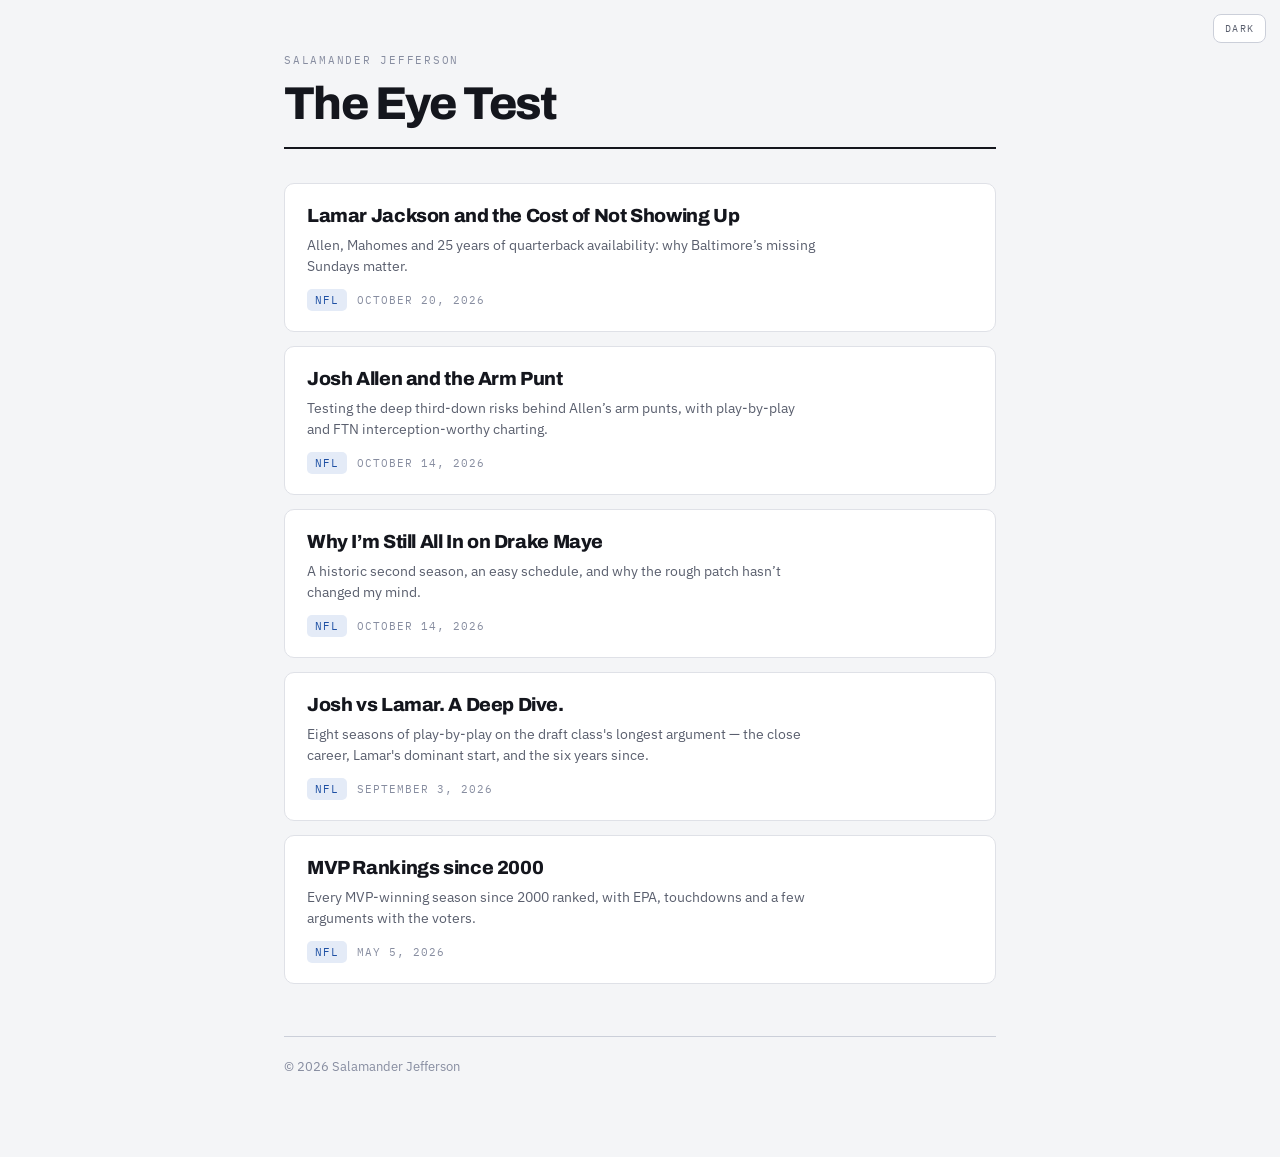
<file: index.html>
<!doctype html>
<html lang="en">
<head>
<meta charset="utf-8">
<meta name="viewport" content="width=device-width, initial-scale=1">
<meta name="color-scheme" content="light dark">
<meta name="description" content="The Eye Test — Salamander Jefferson">
<title>The Eye Test</title>
<link rel="preconnect" href="https://fonts.googleapis.com">
<link rel="preconnect" href="https://fonts.gstatic.com" crossorigin>
<link rel="stylesheet" href="https://fonts.googleapis.com/css2?family=Archivo:wght@500;700;800&family=IBM+Plex+Mono:wght@400;500&family=IBM+Plex+Sans:wght@400;500;600&display=swap">
<link rel="stylesheet" href="style.css">
</head>
<body>
<div class="wrap">
  <header>
    <div class="eyebrow">Salamander Jefferson</div>
    <h1><a href="./">The Eye Test</a></h1>

  </header>

  <ul class="posts">
    <li class="post">
      <a href="posts/lamar-jackson-availability/">
        <h2>Lamar Jackson and the Cost of Not Showing Up</h2>
        <p>Allen, Mahomes and 25 years of quarterback availability: why Baltimore’s missing Sundays matter.</p>
        <div class="meta"><span class="tag">NFL</span>
          <span>October 20, 2026</span></div>
      </a>
    </li>
    <li class="post">
      <a href="posts/josh-allen-arm-punts/">
        <h2>Josh Allen and the Arm Punt</h2>
        <p>Testing the deep third-down risks behind Allen’s arm punts, with play-by-play and FTN interception-worthy charting.</p>
        <div class="meta"><span class="tag">NFL</span>
          <span>October 14, 2026</span></div>
      </a>
    </li>
    <li class="post">
      <a href="posts/drake-maye/">
        <h2>Why I’m Still All In on Drake Maye</h2>
        <p>A historic second season, an easy schedule, and why the rough patch hasn’t changed my mind.</p>
        <div class="meta"><span class="tag">NFL</span>
          <span>October 14, 2026</span></div>
      </a>
    </li>
    <li class="post">
      <a href="posts/allen-vs-jackson/">
        <h2>Josh vs Lamar. A Deep Dive.</h2>
        <p>Eight seasons of play-by-play on the draft class's longest argument — the close career, Lamar's dominant start, and the six years since.</p>
        <div class="meta"><span class="tag">NFL</span>
          <span>September 3, 2026</span></div>
      </a>
    </li>
    <li class="post">
      <a href="posts/mvp-rankings-since-2000/">
        <h2>MVP Rankings since 2000</h2>
        <p>Every MVP-winning season since 2000 ranked, with EPA, touchdowns and a few arguments with the voters.</p>
        <div class="meta"><span class="tag">NFL</span>
          <span>May 5, 2026</span></div>
      </a>
    </li>
  </ul>

  <footer>
    <span>&copy; 2026 Salamander Jefferson</span>
  </footer>
</div>
<script>
(function(){
  var b=document.createElement('button'); b.className='themebtn'; b.type='button';
  var root=document.documentElement;
  function cur(){ return root.getAttribute('data-theme')
    || (matchMedia('(prefers-color-scheme: dark)').matches ? 'dark' : 'light'); }
  function paint(){ b.textContent = cur()==='dark' ? 'Light' : 'Dark';
    b.setAttribute('aria-label','Switch to '+(cur()==='dark'?'light':'dark')+' theme'); }
  b.addEventListener('click', function(){
    root.setAttribute('data-theme', cur()==='dark' ? 'light' : 'dark'); paint(); });
  matchMedia('(prefers-color-scheme: dark)').addEventListener('change', paint);
  document.body.appendChild(b); paint();
})();
</script>
</body>
</html>
</file>
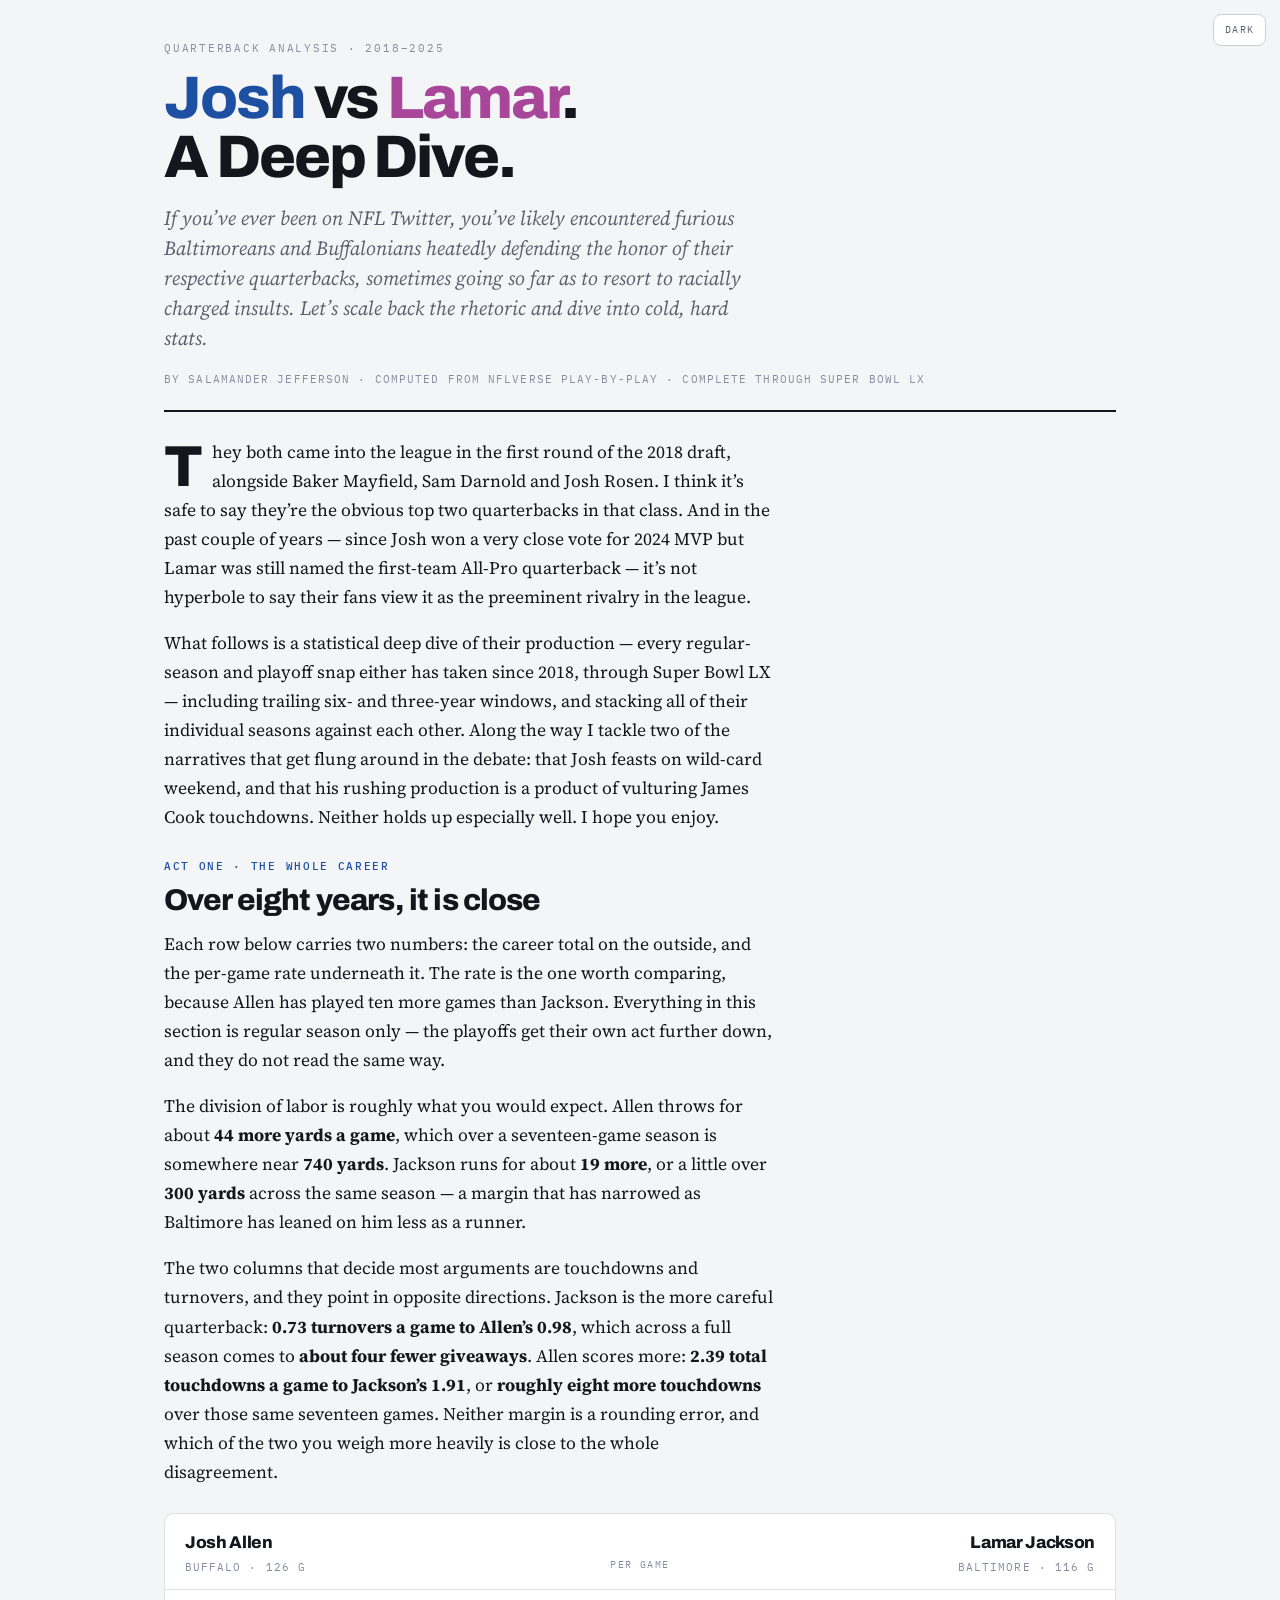
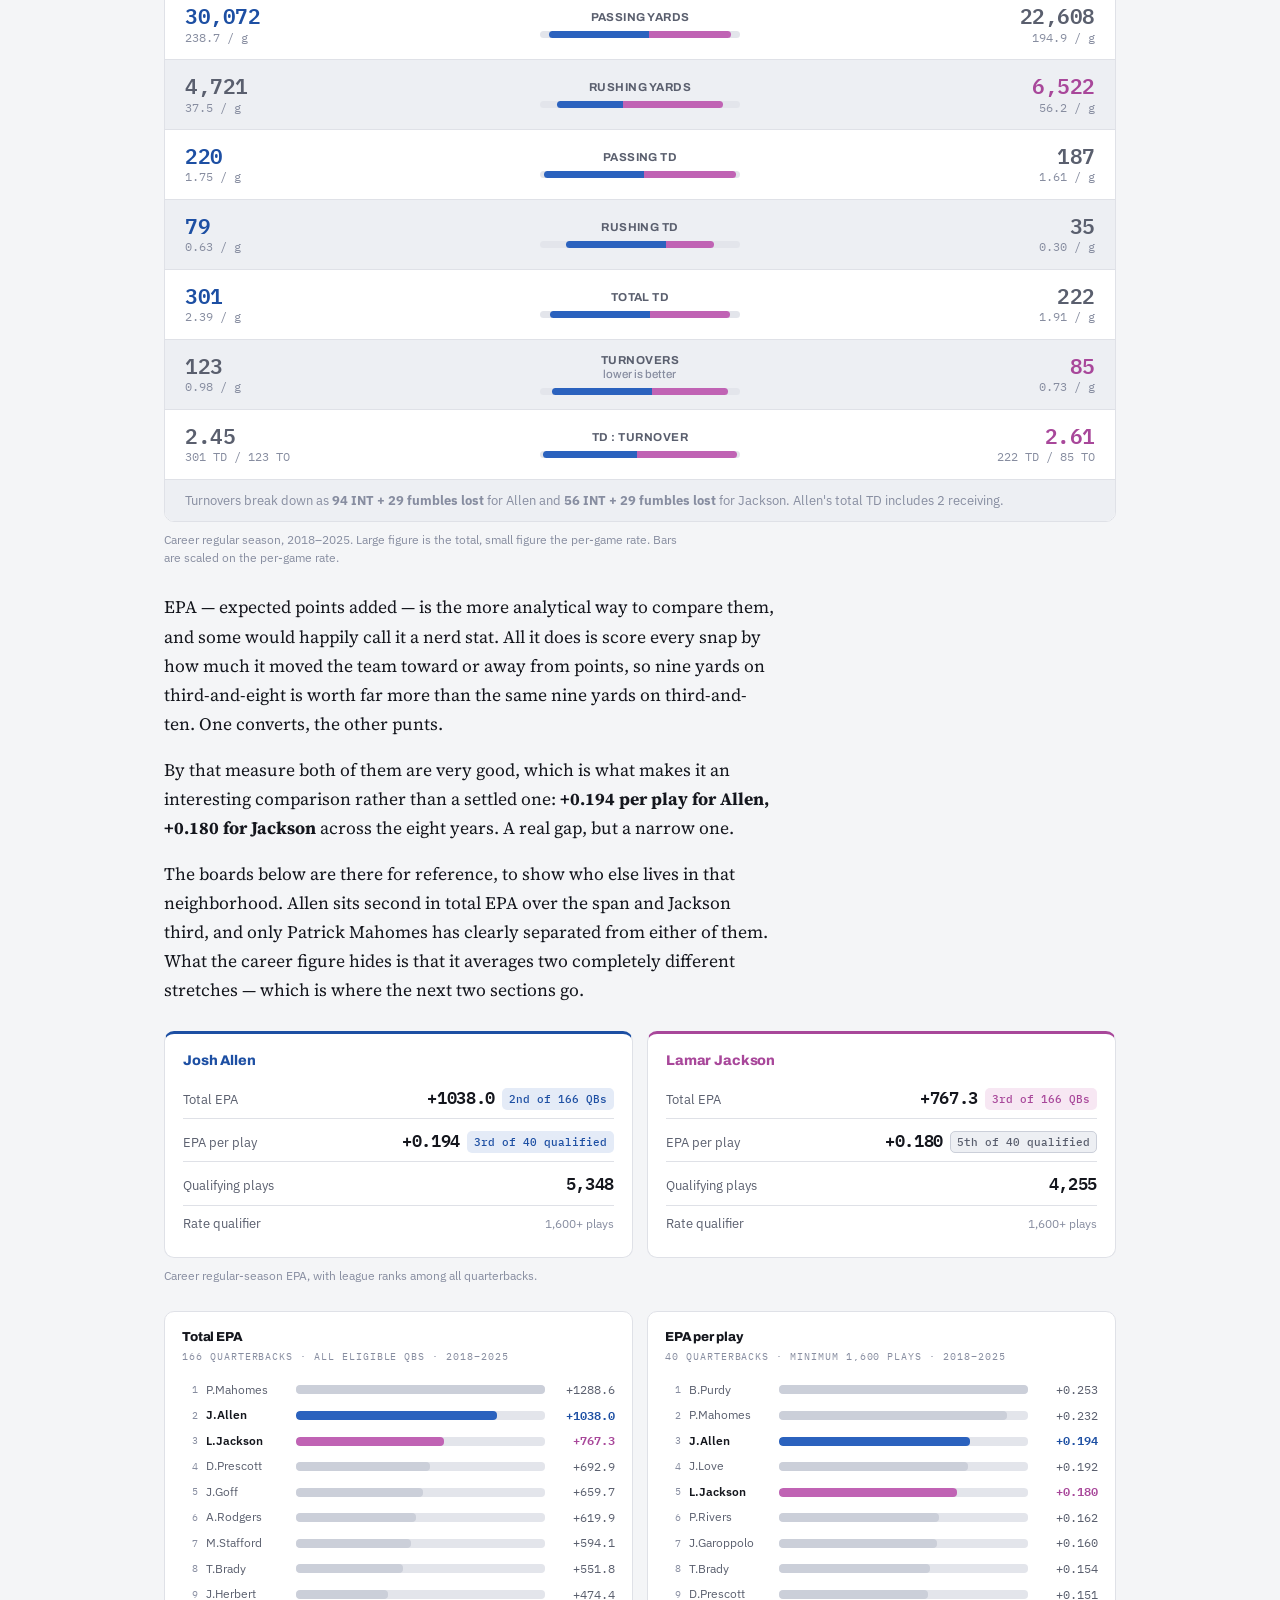
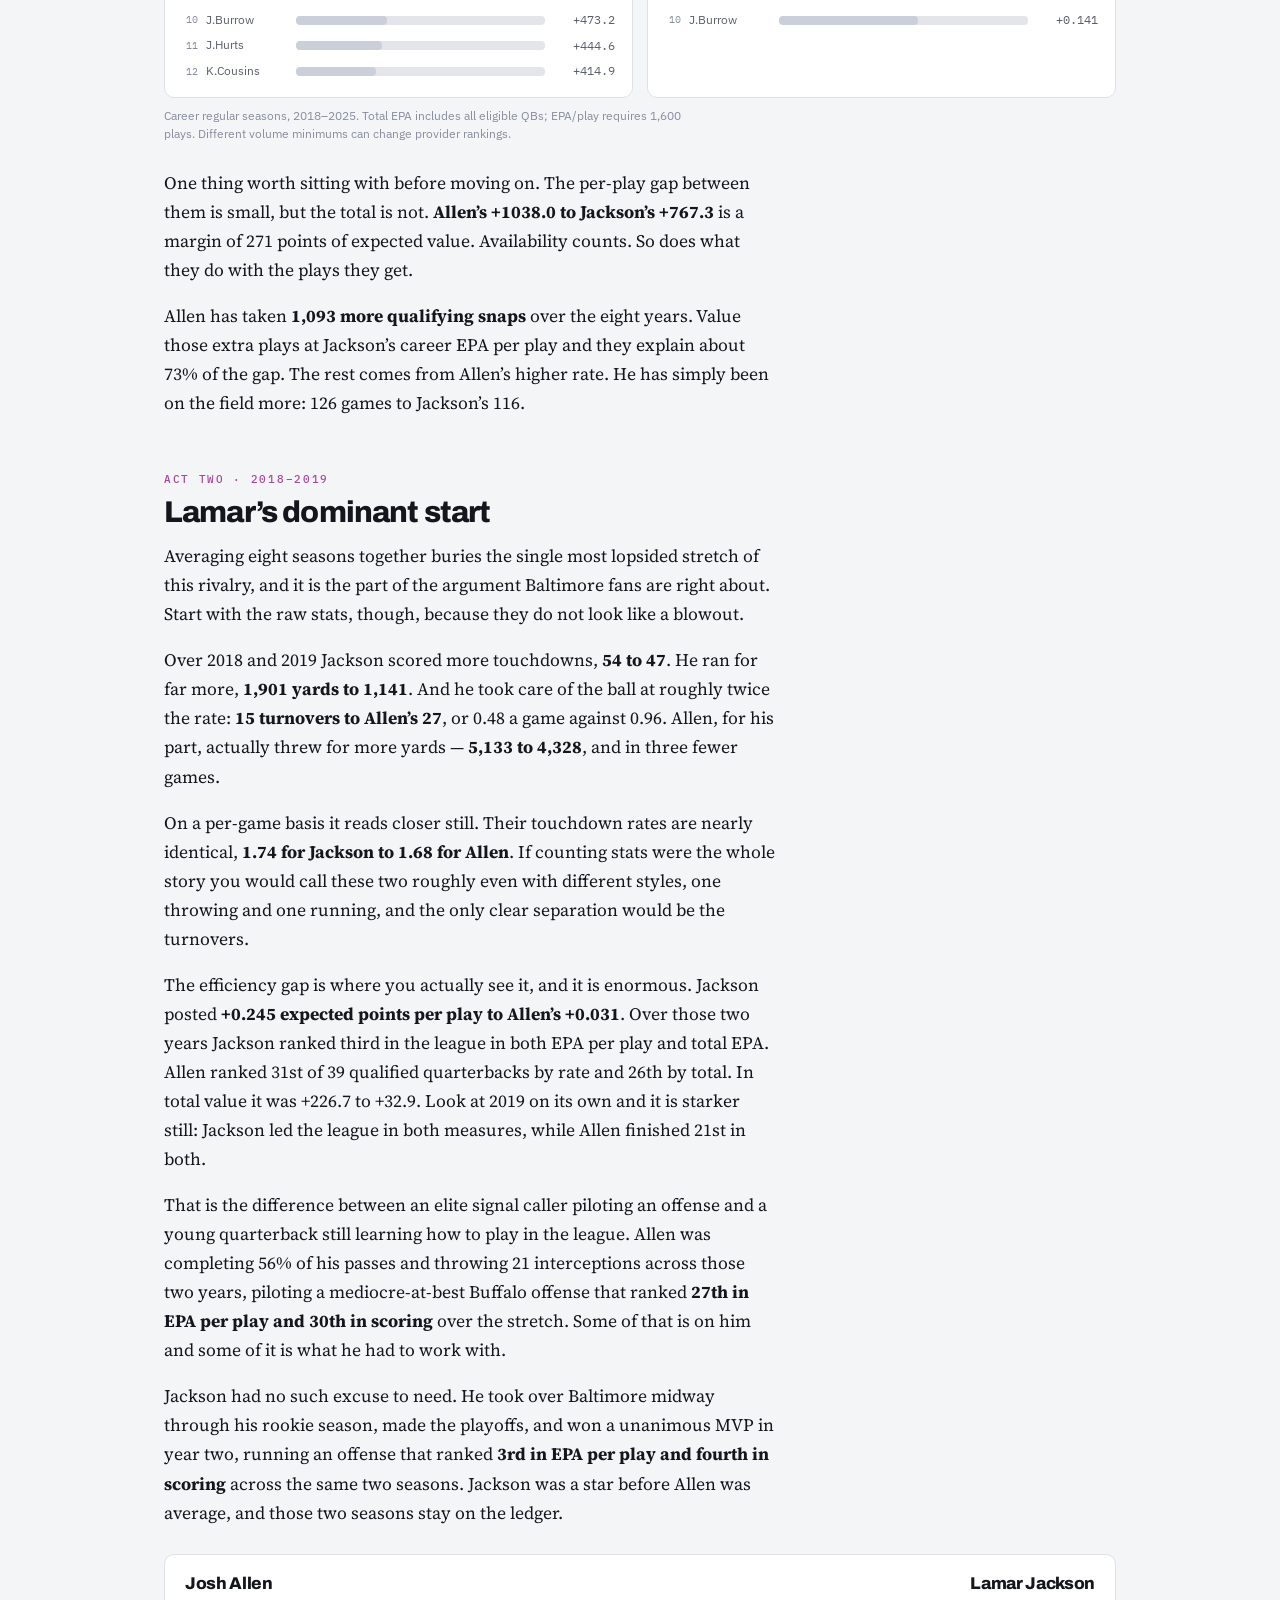
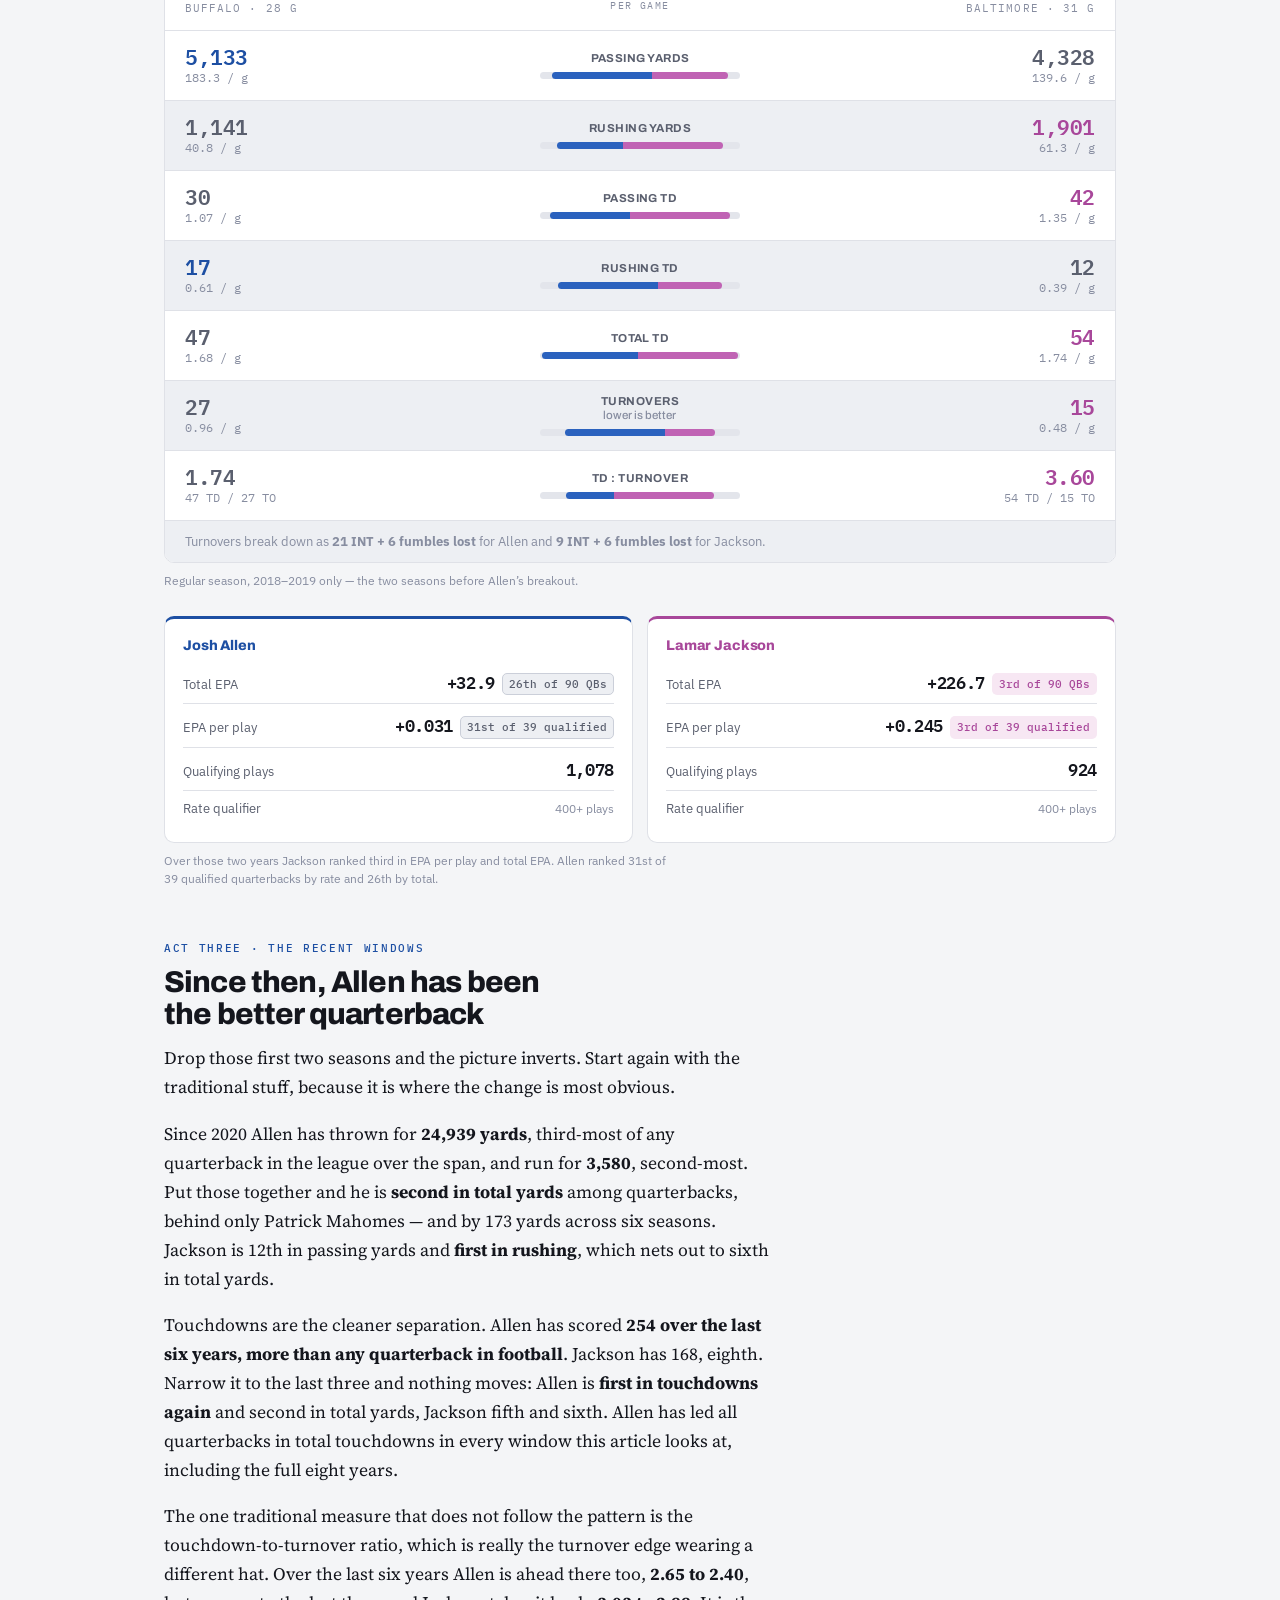
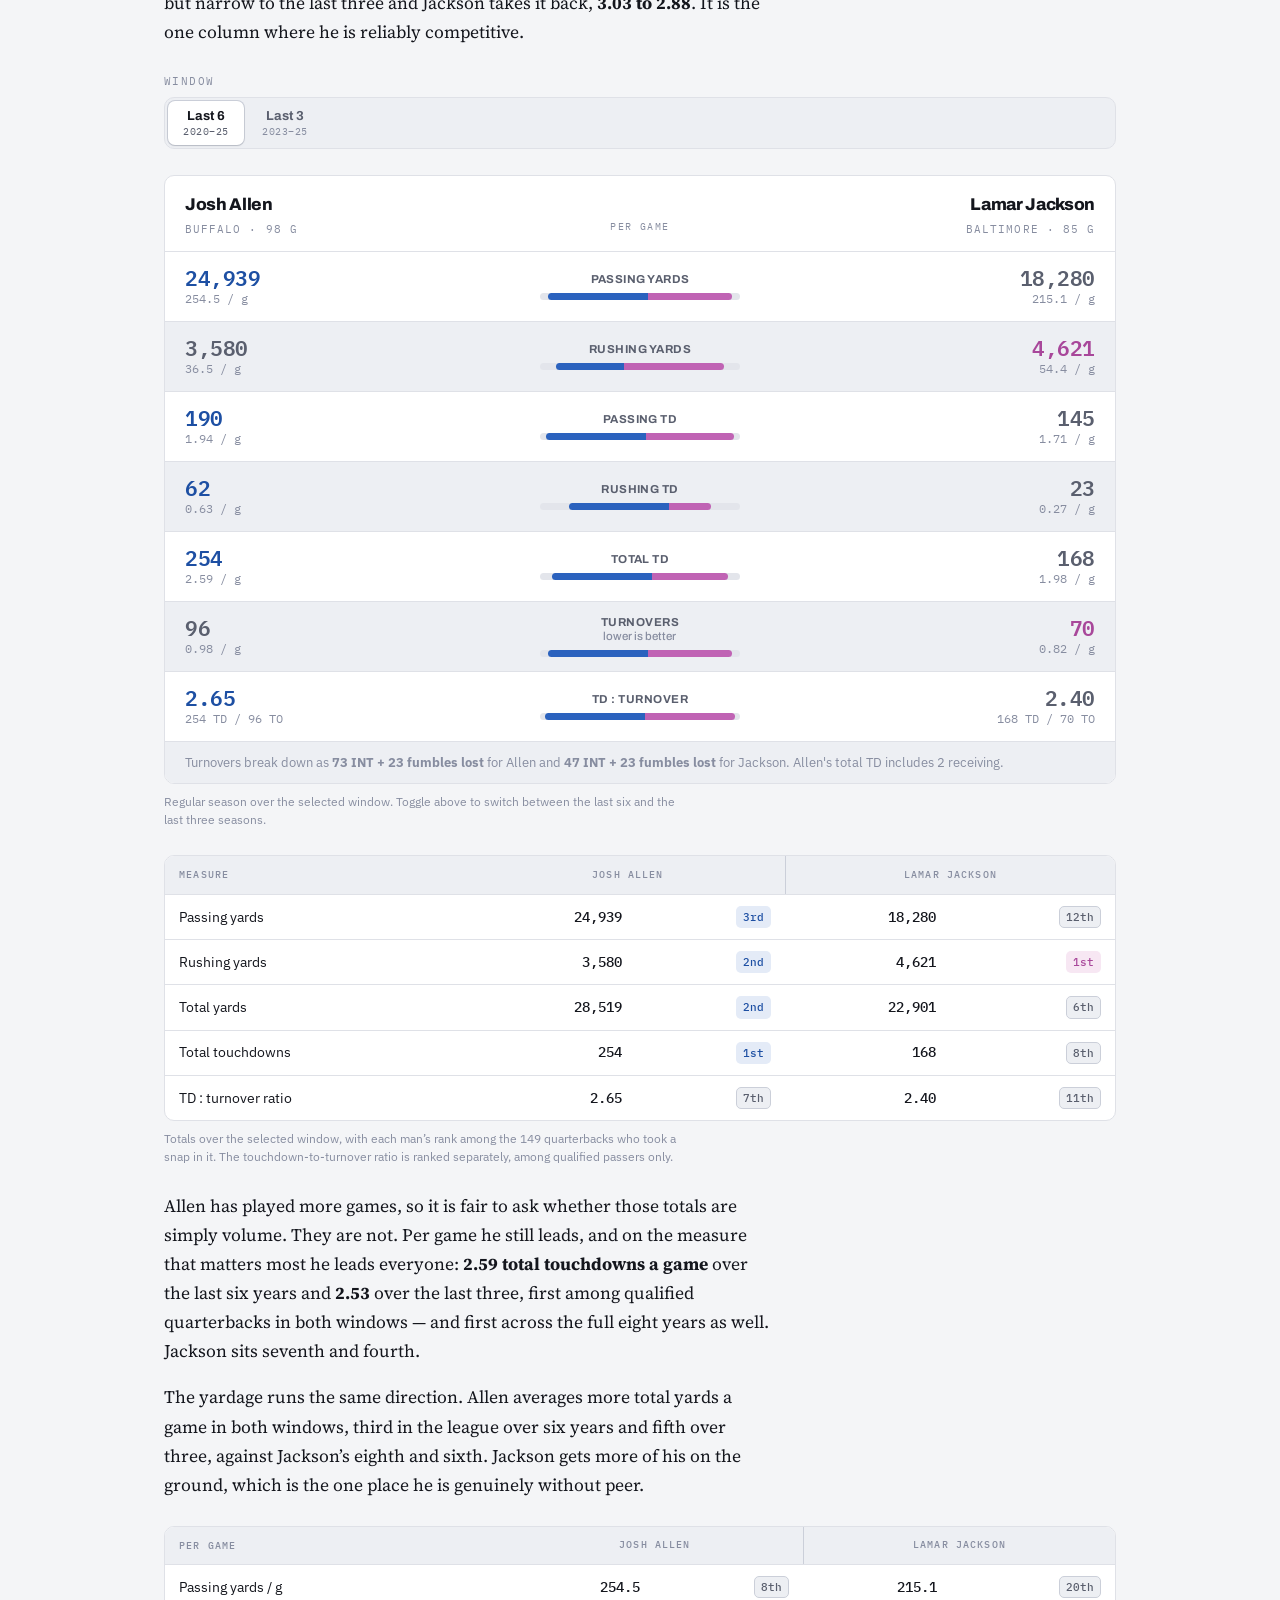
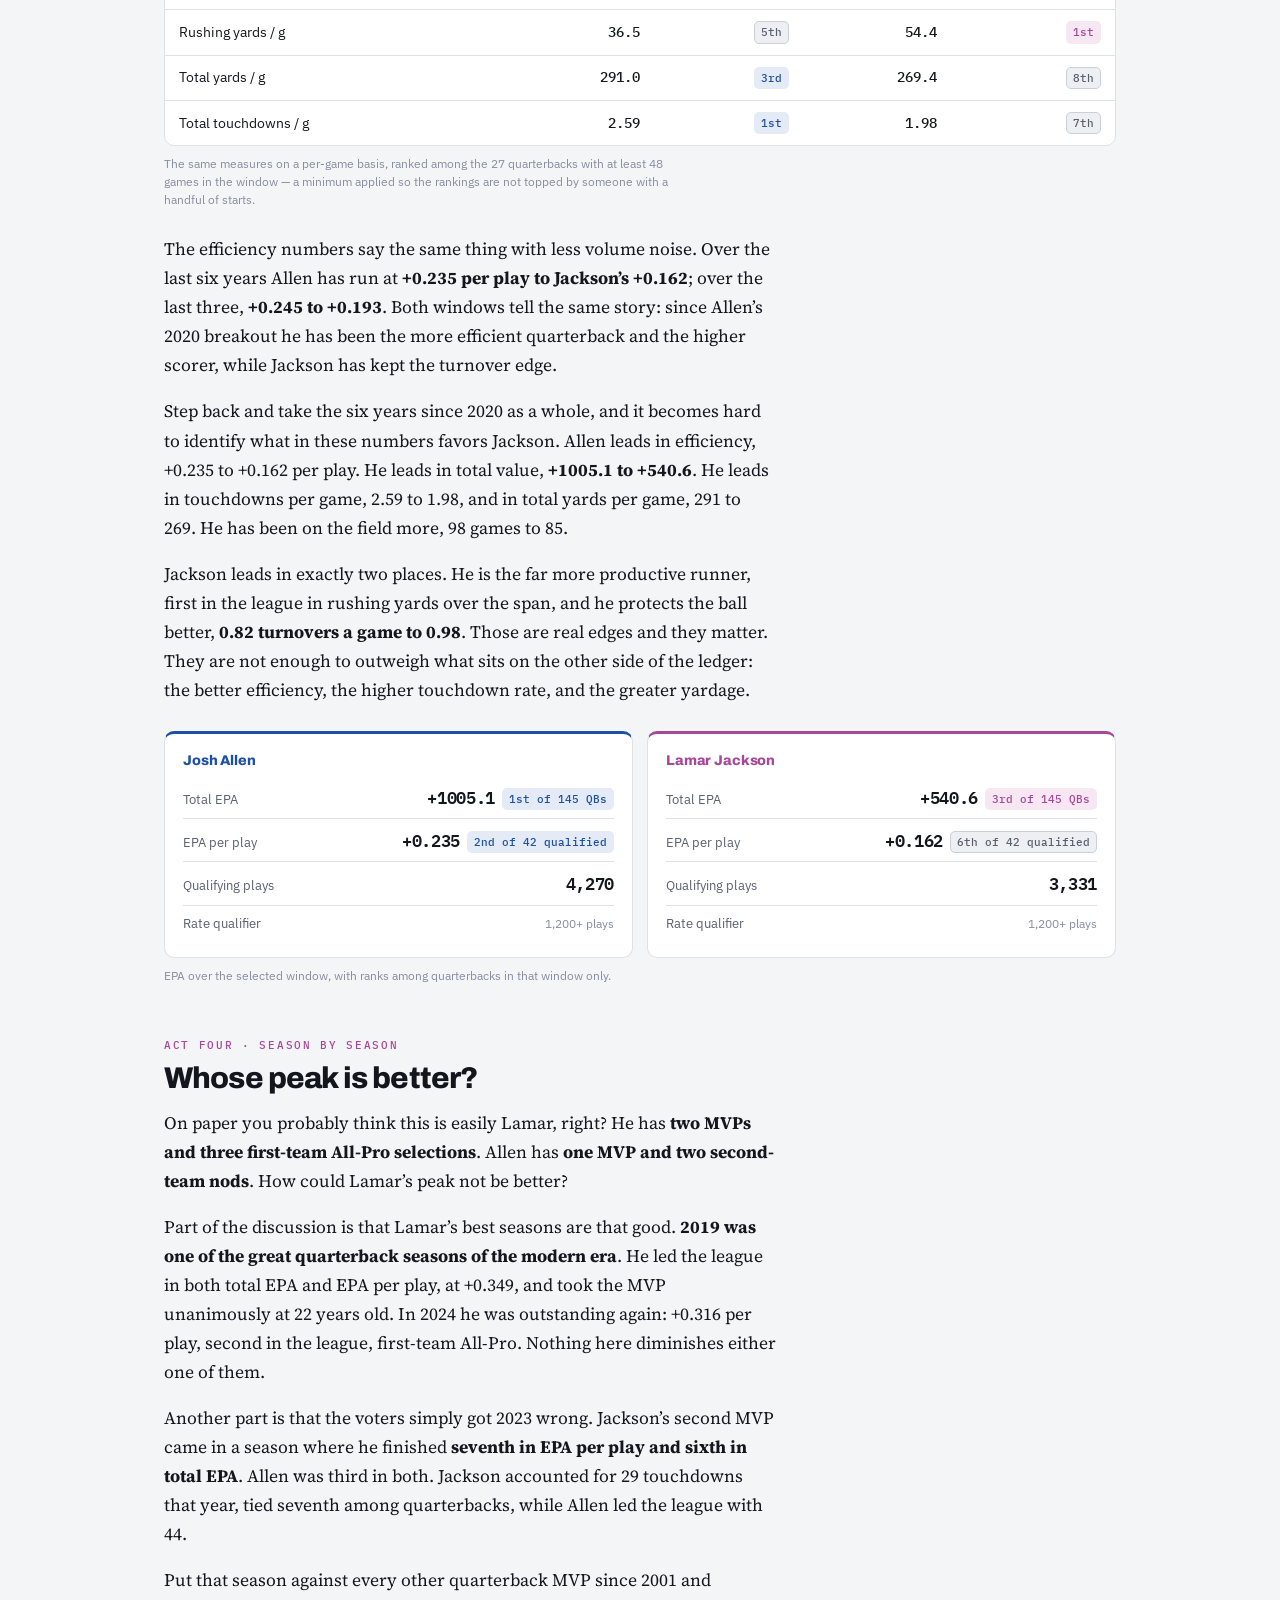
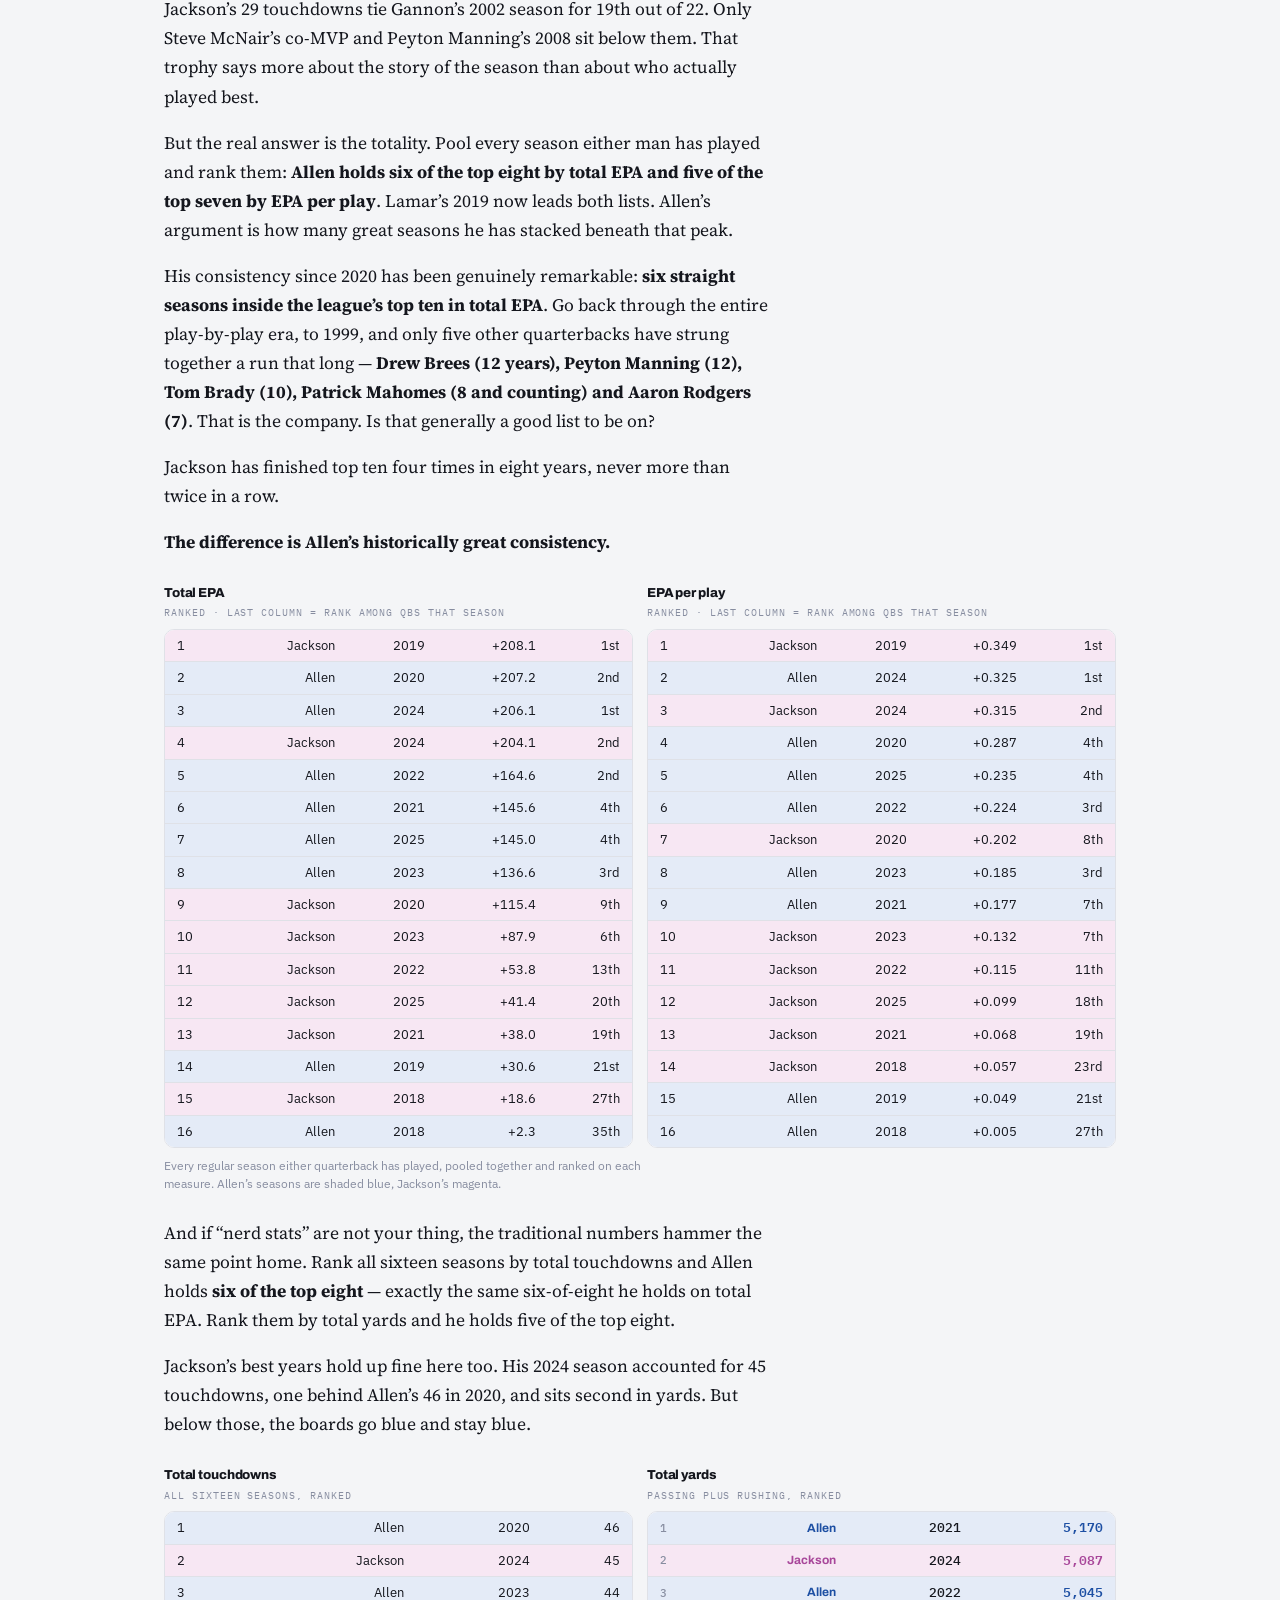
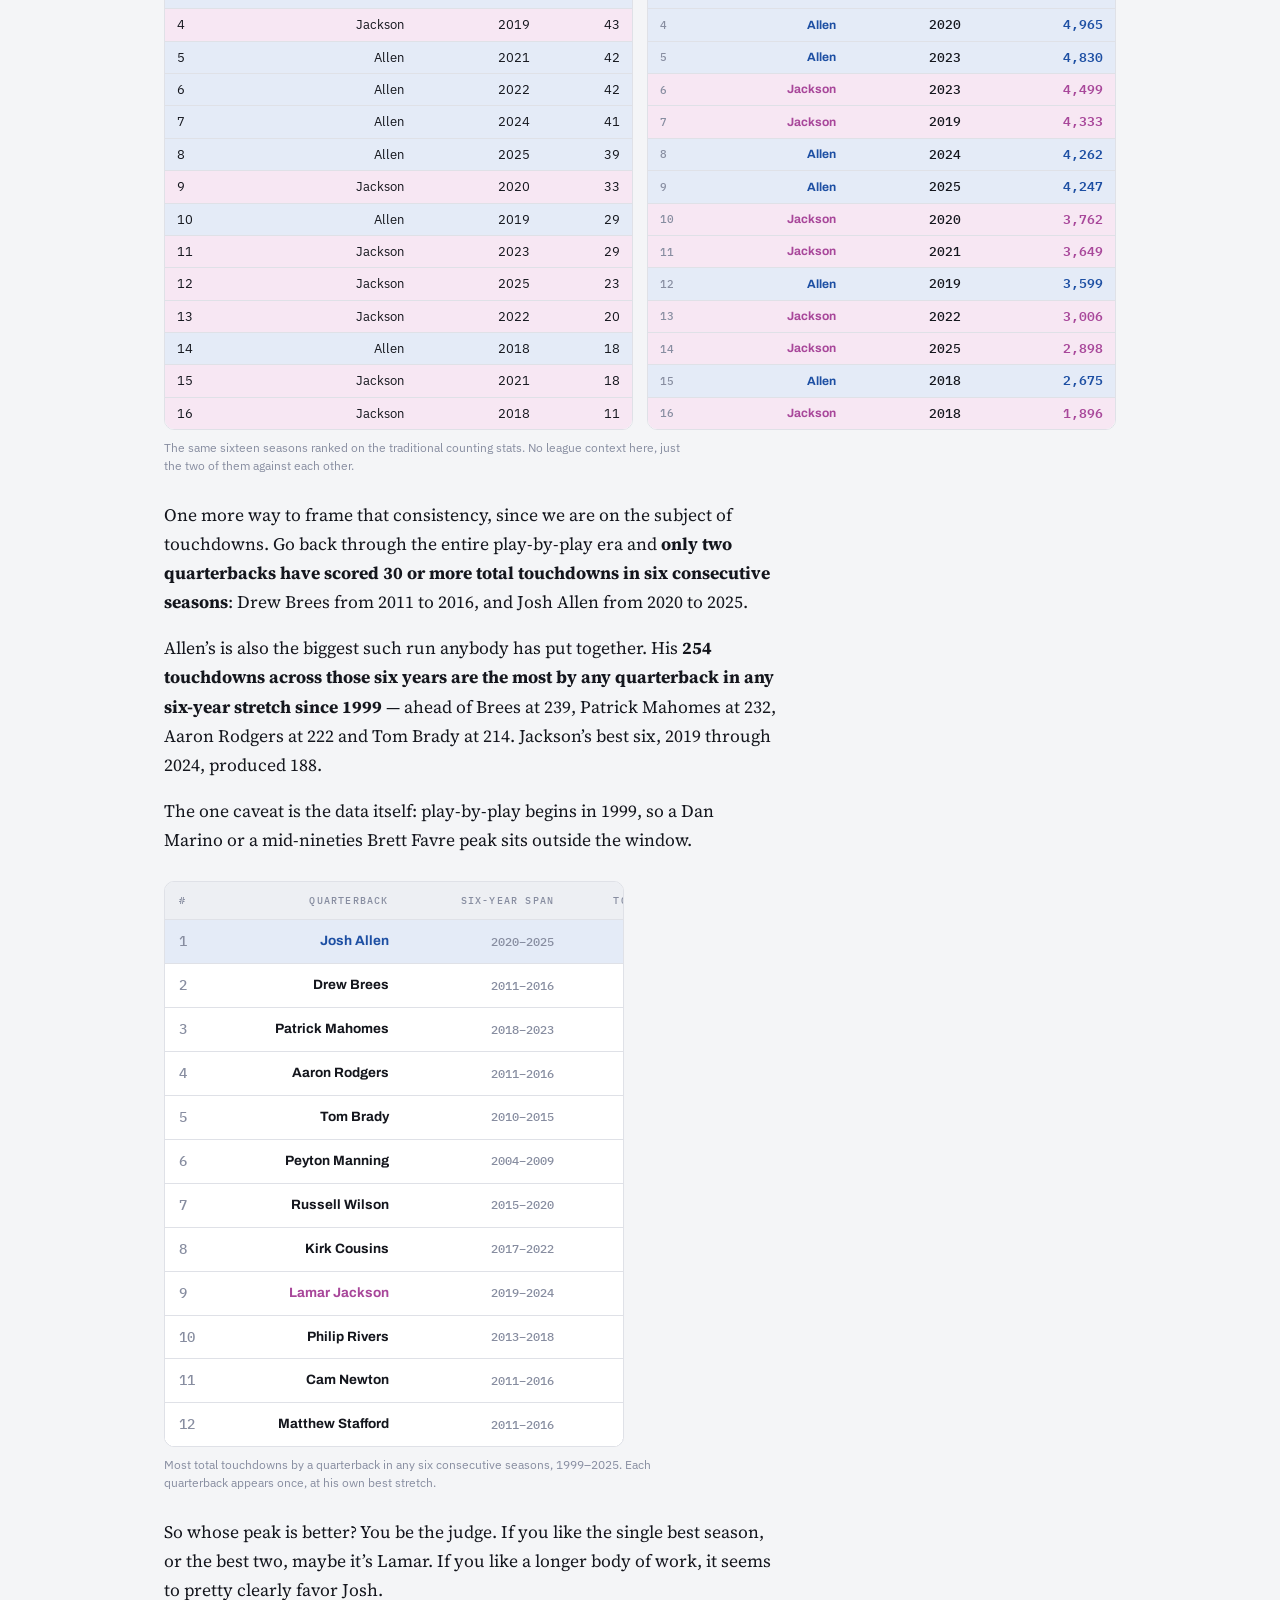
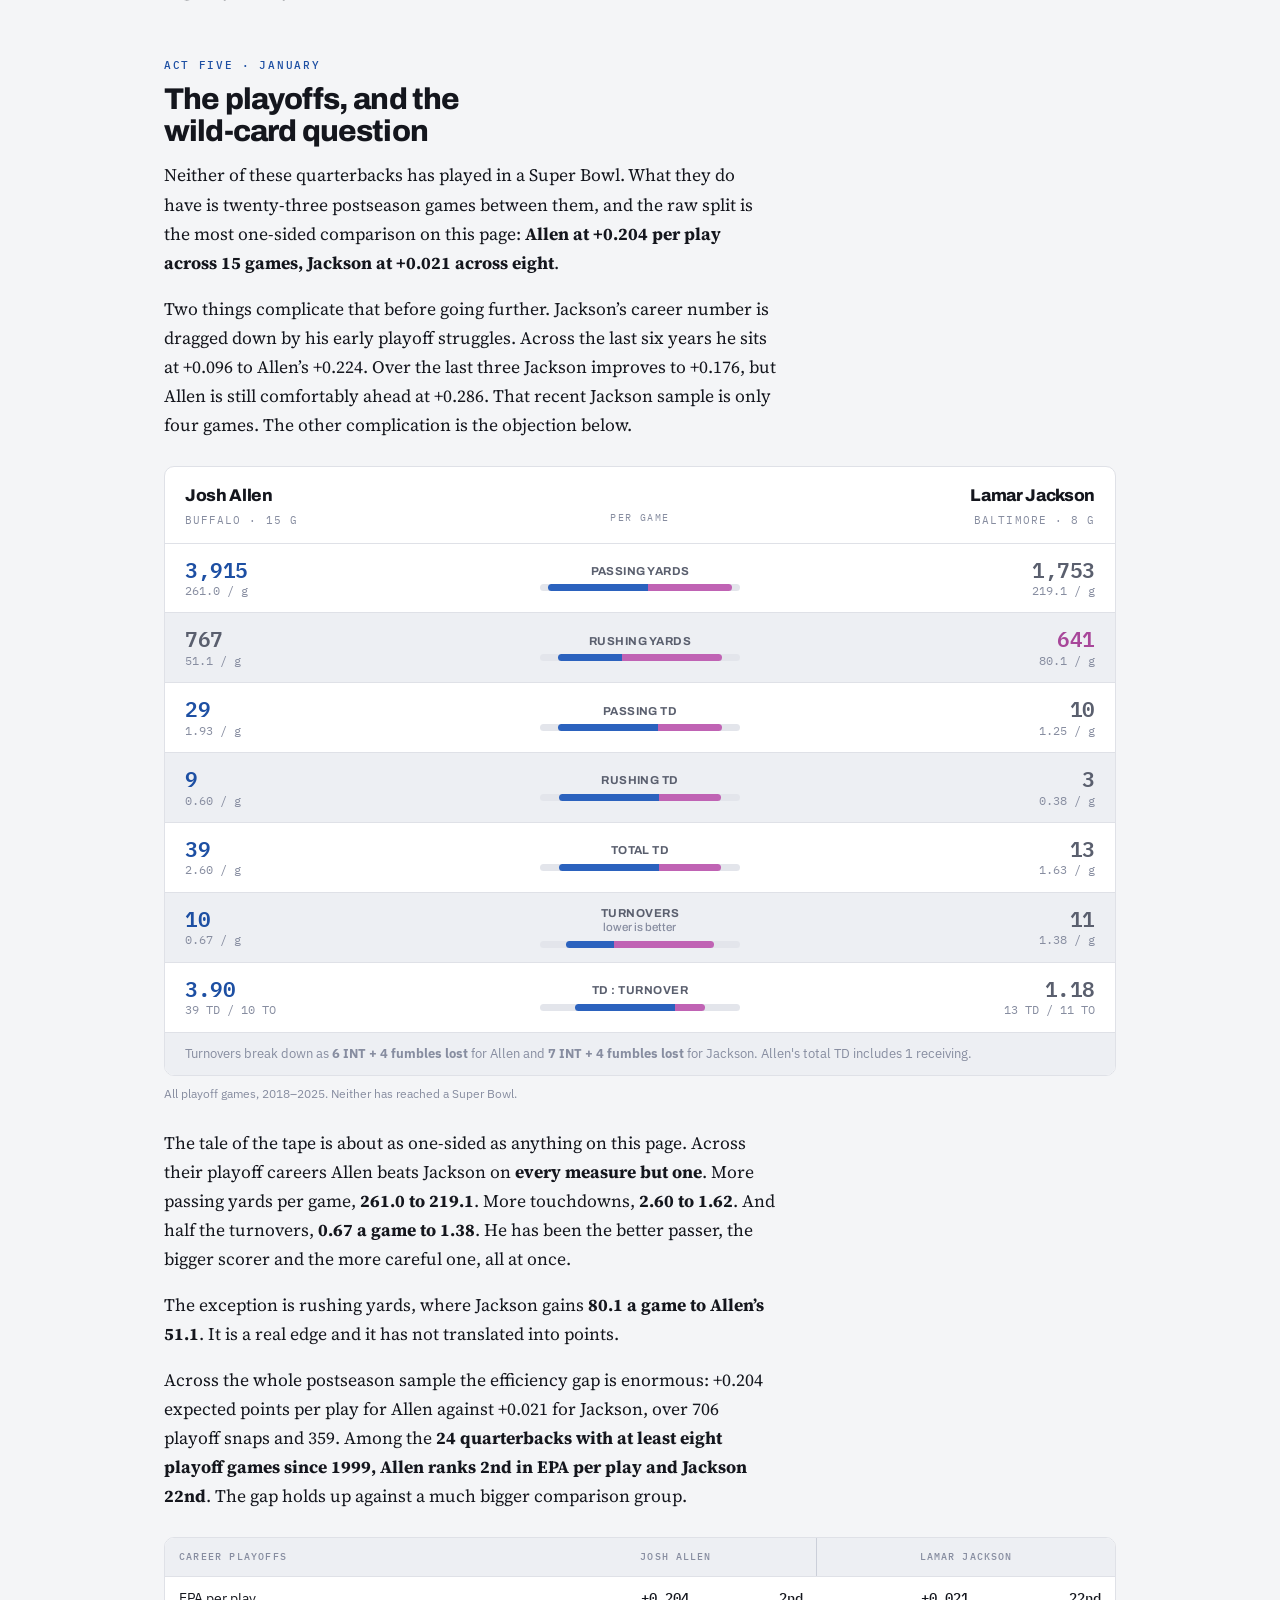
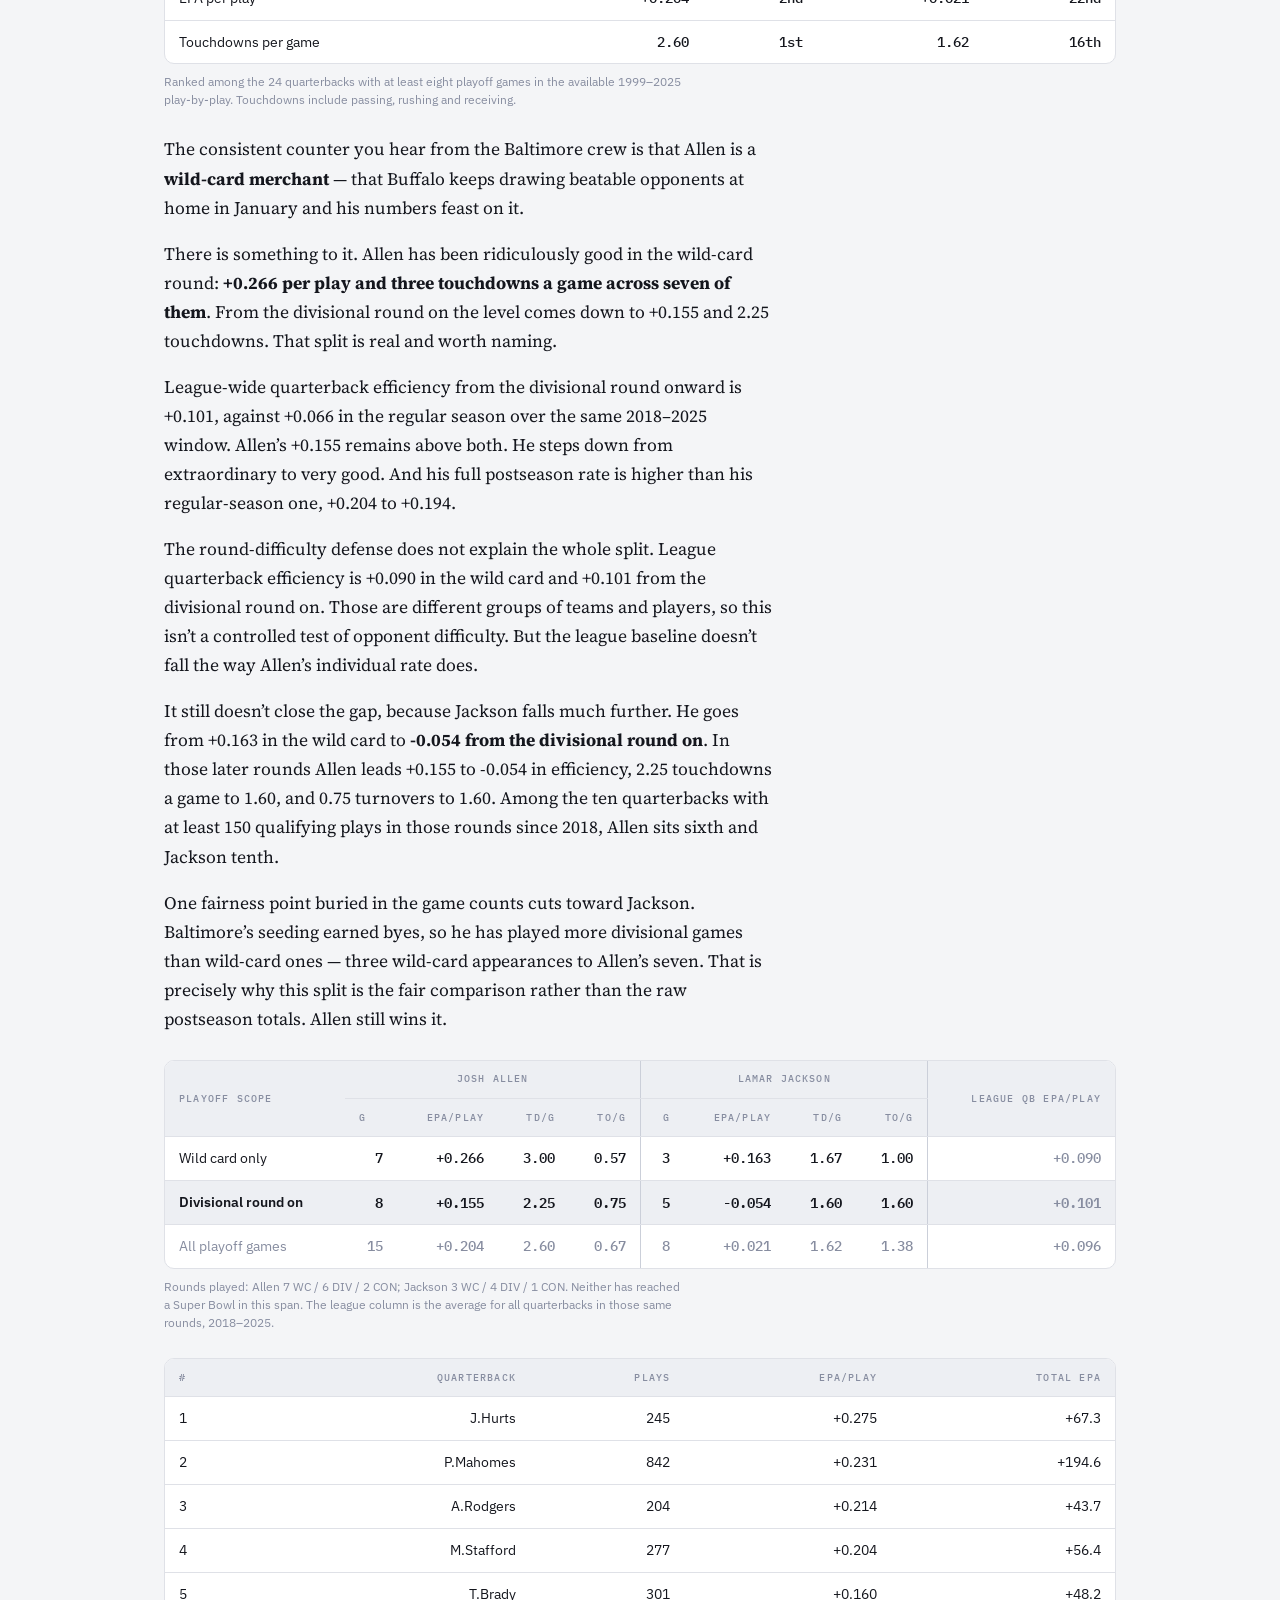
<file: posts/allen-vs-jackson/index.html>
<!DOCTYPE html>

<html lang="en">
<head>
<meta charset="utf-8"/>
<meta content="width=device-width, initial-scale=1" name="viewport"/>
<meta content="light dark" name="color-scheme"/>
<meta content="Josh Allen and Lamar Jackson compared across eight seasons of nflverse play-by-play, testing the wild-card, goal-line and vulturing objections." name="description"/>
<title>Josh vs Lamar. A Deep Dive.</title>
<link href="https://fonts.googleapis.com" rel="preconnect"/>
<link crossorigin="" href="https://fonts.gstatic.com" rel="preconnect"/>
<link href="https://fonts.googleapis.com/css2?family=Archivo:wght@500;700;800&amp;family=IBM+Plex+Mono:wght@400;500;600&amp;family=IBM+Plex+Sans:wght@400;500;600&amp;family=Source+Serif+4:ital,opsz,wght@0,8..60,400;0,8..60,600;1,8..60,400&amp;display=swap" rel="stylesheet"/>
<style>
*,*::before,*::after{box-sizing:border-box}
html{-webkit-text-size-adjust:100%}
body{margin:0}
h1,h2,h3,h4,h5,h6,p,figure,blockquote,dl,dd{margin:0}
ul[role="list"],ol[role="list"]{list-style:none;margin:0;padding:0}
img,picture,svg,video{display:block;max-width:100%}
button,input,select,textarea{font:inherit;color:inherit}
table{border-collapse:collapse}
</style>
<style>
:root{
  --ground:#F4F5F7; --surface:#FFFFFF; --surface-2:#EDEFF3;
  --ink:#14161D; --ink-2:#5A5F6E; --ink-3:#878DA0;
  --line:#DFE1E7; --line-2:#CBCFD9;
  --allen:#1D4FA3; --allen-fill:#2B62BE; --allen-wash:#E4EBF7;
  --lamar:#A8479A; --lamar-fill:#C063B4; --lamar-wash:#F7E7F3;
  --track:#E3E5EB;
  --cook:#A85E12; --cook-fill:#C9721B; --cook-wash:#FBEEDF;
  --good:#1E7A44; --good-wash:#E2F2E8;
  --warn:#9A6510; --warn-wash:#FAEEDB;
  --bad:#B23636;  --bad-wash:#FBE7E7;
  --r:10px;
}
@media (prefers-color-scheme:dark){ :root:not([data-theme="light"]){
  --ground:#101218; --surface:#171A22; --surface-2:#1E222C;
  --ink:#EDEEF2; --ink-2:#969CAC; --ink-3:#6E7486;
  --line:#262A35; --line-2:#333846;
  --allen:#6FA4EC; --allen-fill:#4C8AE0; --allen-wash:#16233A;
  --lamar:#D98BC8; --lamar-fill:#C264B0; --lamar-wash:#2E1B29;
  --track:#242833;
  --cook:#DFA05A; --cook-fill:#C07C28; --cook-wash:#2C2114;
  --good:#5FC98A; --good-wash:#15281D;
  --warn:#DFAA5A; --warn-wash:#2A2115;
  --bad:#E98080;  --bad-wash:#2C1A1A;
}}
:root[data-theme="dark"]{
  --ground:#101218; --surface:#171A22; --surface-2:#1E222C;
  --ink:#EDEEF2; --ink-2:#969CAC; --ink-3:#6E7486;
  --line:#262A35; --line-2:#333846;
  --allen:#6FA4EC; --allen-fill:#4C8AE0; --allen-wash:#16233A;
  --lamar:#D98BC8; --lamar-fill:#C264B0; --lamar-wash:#2E1B29;
  --track:#242833;
  --cook:#DFA05A; --cook-fill:#C07C28; --cook-wash:#2C2114;
  --good:#5FC98A; --good-wash:#15281D;
  --warn:#DFAA5A; --warn-wash:#2A2115;
  --bad:#E98080;  --bad-wash:#2C1A1A;
}
*{box-sizing:border-box}
body{margin:0;background:var(--ground);color:var(--ink);
  font-family:"IBM Plex Sans",system-ui,-apple-system,"Segoe UI",sans-serif;
  font-size:15px;line-height:1.55;-webkit-font-smoothing:antialiased}
.wrap{max-width:1000px;margin:0 auto;padding:40px 24px 72px}
h1,h2,h3{font-family:Archivo,"Helvetica Neue",Arial,sans-serif;text-wrap:balance;margin:0}

header{border-bottom:2px solid var(--ink);padding-bottom:22px;margin-bottom:26px}
.eyebrow{font-family:"IBM Plex Mono",monospace;font-size:11px;letter-spacing:.16em;
  text-transform:uppercase;color:var(--ink-3);margin-bottom:12px}
h1{font-size:clamp(34px,6.4vw,60px);font-weight:800;letter-spacing:-.035em;line-height:.98}
h1 .a{color:var(--allen)} h1 .l{color:var(--lamar)}
h1 .vs{color:var(--ink-3);font-weight:500;font-size:.5em;letter-spacing:-.01em;
  display:inline-block;padding:0 .22em;vertical-align:.16em}
.sub{color:var(--ink-2);margin-top:12px;max-width:66ch;font-size:14.5px}

.controls{display:flex;flex-wrap:wrap;gap:22px;align-items:flex-end;margin:24px 0 30px;
  position:sticky;top:0;z-index:20;background:var(--ground);
  padding:12px 0 12px;border-bottom:1px solid var(--line)}
.controls::before{content:"";position:absolute;inset:0 -24px;background:var(--ground);z-index:-1;
  border-bottom:1px solid var(--line)}
@media (max-width:720px){.controls{position:static}}
.ctl{display:flex;flex-direction:column;gap:7px}
.ctl > span{font-family:"IBM Plex Mono",monospace;font-size:10.5px;letter-spacing:.14em;
  text-transform:uppercase;color:var(--ink-3)}
.seg{display:flex;background:var(--surface-2);border:1px solid var(--line);border-radius:var(--r);padding:3px;gap:3px}
.seg button{appearance:none;border:0;background:transparent;color:var(--ink-2);cursor:pointer;
  font-family:Archivo,sans-serif;font-weight:700;font-size:13px;
  padding:7px 15px;border-radius:7px;transition:background .15s,color .15s;line-height:1.25;text-align:center}
.seg button small{display:block;font-family:"IBM Plex Mono",monospace;font-weight:400;
  font-size:9.5px;letter-spacing:.06em;color:var(--ink-3);margin-top:2px}
.seg button:hover{color:var(--ink)}
.seg button[aria-pressed="true"]{background:var(--surface);color:var(--ink);
  box-shadow:0 1px 2px rgba(0,0,0,.10),0 0 0 1px var(--line-2)}
.seg button[aria-pressed="true"] small{color:var(--ink-2)}
.seg button:focus-visible{outline:2px solid var(--allen);outline-offset:2px}

.tape{background:var(--surface);border:1px solid var(--line);border-radius:var(--r);overflow:hidden}
.tape-head{display:grid;grid-template-columns:1fr 200px 1fr;align-items:end;gap:8px;
  padding:16px 20px 14px;border-bottom:1px solid var(--line)}
.tape-head .who{font-family:Archivo,sans-serif;font-weight:800;font-size:17px;letter-spacing:-.02em}
.tape-head .who small{display:block;font-family:"IBM Plex Mono",monospace;font-weight:400;
  font-size:10.5px;letter-spacing:.1em;color:var(--ink-3);margin-top:3px;text-transform:uppercase}
.tape-head .r{text-align:right}
.tape-head .mid{text-align:center;font-family:"IBM Plex Mono",monospace;font-size:10px;
  letter-spacing:.14em;text-transform:uppercase;color:var(--ink-3);padding-bottom:3px}
.row{display:grid;grid-template-columns:1fr 200px 1fr;align-items:center;gap:8px;
  padding:13px 20px;border-bottom:1px solid var(--line)}
.row:last-child{border-bottom:0}
.row:nth-child(even){background:var(--surface-2)}
.val{display:flex;flex-direction:column;gap:1px}
.val.r{align-items:flex-end}
.val b{font-family:"IBM Plex Mono",monospace;font-variant-numeric:tabular-nums;
  font-weight:600;font-size:21px;letter-spacing:-.02em;color:var(--ink-2);line-height:1.15}
.val i{font-family:"IBM Plex Mono",monospace;font-variant-numeric:tabular-nums;font-style:normal;
  font-size:11.5px;color:var(--ink-3)}
.row.lead-a .val:not(.r) b{color:var(--allen)}
.row.lead-l .val.r b{color:var(--lamar)}
.mid{display:flex;flex-direction:column;align-items:center;gap:6px}
.mid .lbl{font-family:Archivo,sans-serif;font-weight:700;font-size:11.5px;letter-spacing:.04em;
  text-transform:uppercase;color:var(--ink-2);text-align:center;line-height:1.2}
.mid .lbl em{font-style:normal;color:var(--ink-3);font-weight:500;text-transform:none;letter-spacing:0}
.bar{width:100%;height:7px;display:flex;justify-content:center;background:var(--track);border-radius:4px;overflow:hidden}
.bar div{height:100%}
.bar .ba{background:var(--allen-fill);margin-left:auto;border-radius:4px 0 0 4px}
.bar .bl{background:var(--lamar-fill);margin-right:auto;border-radius:0 4px 4px 0}
.note-row{padding:11px 20px;font-size:12.5px;color:var(--ink-3);background:var(--surface-2);
  border-top:1px solid var(--line)}

.sec{margin-top:38px}
.sec > h2{font-size:15px;font-weight:800;letter-spacing:.02em;text-transform:uppercase;
  display:flex;align-items:center;gap:12px;margin-bottom:4px}
.sec > h2::after{content:"";flex:1;height:1px;background:var(--line-2)}
.sec > p.deck{color:var(--ink-2);font-size:13.5px;margin:0 0 14px;max-width:72ch}

.cards{display:grid;grid-template-columns:repeat(2,1fr);gap:14px}
.card{background:var(--surface);border:1px solid var(--line);border-radius:var(--r);padding:16px 18px}
.card.a{border-top:3px solid var(--allen)} .card.l{border-top:3px solid var(--lamar)}
.card h3{font-size:14px;font-weight:800;letter-spacing:-.01em;margin-bottom:12px}
.card.a h3{color:var(--allen)} .card.l h3{color:var(--lamar)}
.kv{display:flex;justify-content:space-between;align-items:baseline;gap:12px;
  padding:8px 0;border-top:1px solid var(--line)}
.kv:first-of-type{border-top:0;padding-top:0}
.kv .k{font-size:12.5px;color:var(--ink-2)}
.kv .v{text-align:right;white-space:nowrap}
.kv .v b{font-family:"IBM Plex Mono",monospace;font-variant-numeric:tabular-nums;
  font-weight:600;font-size:17px;letter-spacing:-.02em}
.rank{display:inline-block;font-family:"IBM Plex Mono",monospace;font-size:10.5px;font-weight:500;
  padding:2px 6px;border-radius:5px;margin-left:7px;
  background:var(--surface-2);color:var(--ink-2);border:1px solid var(--line-2);vertical-align:1px}
.card.a .rank.top.a{background:var(--allen-wash);color:var(--allen);border-color:transparent}
.rank.top.l{background:var(--lamar-wash);color:var(--lamar);border-color:transparent}
.card.l .rank.top{background:var(--lamar-wash);color:var(--lamar);border-color:transparent}

.tblwrap{overflow-x:auto;background:var(--surface);border:1px solid var(--line);border-radius:var(--r)}
table{border-collapse:collapse;width:100%;min-width:520px}
th,td{text-align:right;padding:11px 14px;border-bottom:1px solid var(--line);font-size:13.5px}
th:first-child,td:first-child{text-align:left}
thead th{font-family:"IBM Plex Mono",monospace;font-size:10px;letter-spacing:.12em;
  text-transform:uppercase;color:var(--ink-3);font-weight:500;background:var(--surface-2)}
tbody tr:last-child td{border-bottom:0}
td.team{font-family:Archivo,sans-serif;font-weight:700;font-size:13.5px}
td.team.a{color:var(--allen)} td.team.l{color:var(--lamar)}
td.n{font-family:"IBM Plex Mono",monospace;font-variant-numeric:tabular-nums;font-weight:500}
td .rank{margin-left:6px}
.scope{font-size:11.5px;color:var(--ink-3)}

/* ---- verdict chips ---- */
.chip{display:inline-block;font-family:"IBM Plex Mono",monospace;font-size:10px;font-weight:500;
  letter-spacing:.09em;text-transform:uppercase;padding:3px 8px;border-radius:5px;white-space:nowrap}
.chip.good{background:var(--good-wash);color:var(--good)}
.chip.partly{background:var(--warn-wash);color:var(--warn)}
.chip.bad{background:var(--bad-wash);color:var(--bad)}

/* ---- audit table ---- */
#auditTable td:first-child{max-width:280px}
#auditTable td.n{color:var(--ink-2)}
#auditTable tr.bad td.n:last-of-type{color:var(--ink);font-weight:600}

/* ---- report review ---- */
.report-id{background:var(--surface-2);border:1px solid var(--line);border-left:3px solid var(--ink-3);
  border-radius:var(--r);padding:13px 16px;margin-bottom:18px}
.report-id b{font-family:Archivo,sans-serif;font-size:14.5px;font-weight:700;letter-spacing:-.01em;display:block}
.report-id span{font-size:12px;color:var(--ink-3);font-family:"IBM Plex Mono",monospace}
.revs{display:flex;flex-direction:column;gap:14px}
.rev{background:var(--surface);border:1px solid var(--line);border-radius:var(--r);overflow:hidden}
.rev-head{display:flex;justify-content:space-between;align-items:flex-start;gap:14px;
  padding:14px 18px;border-bottom:1px solid var(--line)}
.rev-head h3{font-size:15px;font-weight:800;letter-spacing:-.015em;line-height:1.25}
.rev.good .rev-head{border-left:3px solid var(--good)}
.rev.partly .rev-head{border-left:3px solid var(--warn)}
.rev.bad .rev-head{border-left:3px solid var(--bad)}
.rev blockquote{margin:0;padding:15px 18px 14px 20px;border-left:3px solid var(--line-2);
  background:var(--surface-2);color:var(--ink-2);font-size:13.5px}
.rev blockquote p{margin:0 0 9px;max-width:74ch}
.rev blockquote p:last-child{margin-bottom:0}
.rev blockquote strong{color:var(--ink);font-weight:600}
.check{padding:14px 18px}
.ck-label{display:block;font-family:"IBM Plex Mono",monospace;font-size:10px;letter-spacing:.13em;
  text-transform:uppercase;color:var(--ink-3);margin-bottom:6px}
.check p{margin:0;font-size:13.5px;max-width:74ch}
.check b{font-family:"IBM Plex Mono",monospace;font-variant-numeric:tabular-nums;
  font-weight:600;font-size:13px;color:var(--ink)}

.method{margin-top:38px;border-top:1px solid var(--line-2);padding-top:18px;
  color:var(--ink-2);font-size:12.5px;line-height:1.65}
.method h2{font-size:11px;letter-spacing:.14em;text-transform:uppercase;color:var(--ink-3);
  font-family:"IBM Plex Mono",monospace;font-weight:500;margin-bottom:9px}
.method p{margin:0 0 8px;max-width:78ch}
.method code{font-family:"IBM Plex Mono",monospace;font-size:11.5px;
  background:var(--surface-2);padding:1px 5px;border-radius:4px}

@media (max-width:720px){
  .tape-head,.row{grid-template-columns:1fr 120px 1fr;padding-left:14px;padding-right:14px;gap:6px}
  .val b{font-size:17px} .mid .lbl{font-size:10px}
  .cards{grid-template-columns:1fr}
  .wrap{padding:28px 16px 56px}
  .rev-head{flex-direction:column;gap:8px}
}
@media (prefers-reduced-motion:reduce){*{transition:none!important}}

/* ---------- pooled season tables ---------- */
.szn-grid{display:grid;grid-template-columns:1fr 1fr;gap:14px}
.szn-grid h4{font-family:Archivo,sans-serif;font-size:13px;font-weight:800;letter-spacing:-.01em;
  margin:0 0 8px;color:var(--ink)}
.szn-grid h4 small{display:block;font-family:"IBM Plex Mono",monospace;font-size:9.5px;font-weight:400;
  letter-spacing:.1em;text-transform:uppercase;color:var(--ink-3);margin-top:3px}
.szn-grid table{min-width:0}
.szn-grid td{padding:6px 12px;font-size:12.5px}
.szn-grid td.rk{color:var(--ink-3);width:26px;font-family:"IBM Plex Mono",monospace;font-size:10.5px}
.szn-grid td.team{font-family:Archivo,sans-serif;font-weight:700;font-size:12px}
.szn-grid td.v{font-weight:600}
.szn-grid td.lg{color:var(--ink-3);font-family:"IBM Plex Mono",monospace;font-size:10.5px;width:38px}
.szn-grid tr.a td.v{color:var(--allen)} .szn-grid tr.l td.v{color:var(--lamar)}
.szn-grid tr.a{background:var(--allen-wash)} .szn-grid tr.l{background:var(--lamar-wash)}
@media (max-width:720px){.szn-grid{grid-template-columns:1fr}}

/* ---------- reference leaderboards ---------- */
.ld-grid{display:grid;grid-template-columns:1fr 1fr;gap:14px}
.ld-panel{background:var(--surface);border:1px solid var(--line);border-radius:var(--r);padding:15px 17px 13px}
.ld-panel h4{font-family:Archivo,sans-serif;font-size:13px;font-weight:800;letter-spacing:-.01em;
  margin:0 0 12px;color:var(--ink)}
.ld-panel h4 small{display:block;font-family:"IBM Plex Mono",monospace;font-size:9.5px;font-weight:400;
  letter-spacing:.1em;text-transform:uppercase;color:var(--ink-3);margin-top:3px}
.ld-row{display:grid;grid-template-columns:16px 82px minmax(0,1fr) 62px;gap:8px;align-items:center;padding:3.5px 0}
.ld-rk{font-family:"IBM Plex Mono",monospace;font-size:10px;color:var(--ink-3);text-align:right}
.ld-nm{font-size:12px;color:var(--ink-2);white-space:nowrap;overflow:hidden;text-overflow:ellipsis;min-width:0}
.ld-row.a .ld-nm,.ld-row.l .ld-nm{font-weight:600;color:var(--ink)}
.ld-track{display:block;width:100%;min-width:0;height:9px;background:var(--track);border-radius:4px;overflow:hidden}
.ld-bar{display:block;height:100%;border-radius:4px}
.ld-bar.n{background:var(--line-2)} .ld-bar.a{background:var(--allen-fill)} .ld-bar.l{background:var(--lamar-fill)}
.ld-v{font-family:"IBM Plex Mono",monospace;font-variant-numeric:tabular-nums;font-size:11.5px;
  text-align:right;color:var(--ink-2)}
.ld-row.a .ld-v{color:var(--allen);font-weight:600}
.ld-row.l .ld-v{color:var(--lamar);font-weight:600}
@media (max-width:720px){.ld-grid{grid-template-columns:1fr}.ld-row{grid-template-columns:16px 76px minmax(0,1fr) 56px}}

/* ---------- article ---------- */
.prose{font-family:"Source Serif 4",Georgia,serif;font-size:17.5px;line-height:1.66;color:var(--ink);
  max-width:68ch;margin:0 0 26px}
.prose p{margin:0 0 17px}
.prose p:last-child{margin-bottom:0}
.prose em{font-style:italic}
.prose .drop::first-letter{float:left;font-family:Archivo,sans-serif;font-weight:800;font-size:3.3em;
  line-height:.82;padding:5px 9px 0 0;color:var(--ink)}
.standfirst{font-family:"Source Serif 4",Georgia,serif;font-size:20px;line-height:1.5;
  color:var(--ink-2);max-width:60ch;margin:16px 0 0;font-style:italic}
.byline{font-family:"IBM Plex Mono",monospace;font-size:11px;letter-spacing:.1em;color:var(--ink-3);
  margin-top:18px;text-transform:uppercase}
h2.art{font-size:clamp(23px,3.2vw,30px);font-weight:800;letter-spacing:-.028em;line-height:1.08;
  margin:0 0 14px;max-width:22ch}
.art-sec{margin-top:52px;padding-top:0}
.art-sec > .kicker{font-family:"IBM Plex Mono",monospace;font-size:10.5px;letter-spacing:.16em;
  text-transform:uppercase;color:var(--allen);margin-bottom:9px;font-weight:500}
.art-sec.rv > .kicker{color:var(--lamar)}
figure{margin:26px 0}
figcaption{font-family:"IBM Plex Sans",sans-serif;font-size:12px;color:var(--ink-3);
  margin-top:9px;max-width:74ch;line-height:1.5}

/* round + season tables */
th.grp{text-align:center;font-size:9.5px}
td.sep,th.sep{border-left:1px solid var(--line-2)}
td.lgc,th.lgc{color:var(--ink-3);border-left:1px solid var(--line-2)}
tr.hi td{background:var(--surface-2);font-weight:600}
tr.slate td{background:var(--surface-2);font-family:"IBM Plex Mono",monospace;font-size:9.5px;
  letter-spacing:.16em;text-transform:uppercase;color:var(--ink-3);text-align:left;padding:7px 14px}
tr.tot td{color:var(--ink-3)}
tr.me td{background:var(--allen-wash)}
tr.me td:nth-child(2){font-weight:700}
td.rk{color:var(--ink-3);width:34px}
.rank.top.a{background:var(--allen-wash);color:var(--allen);border-color:transparent}
.rank.top.l{background:var(--lamar-wash);color:var(--lamar);border-color:transparent}

/* goal-line comparison */
.goal{background:var(--surface);border:1px solid var(--line);border-radius:var(--r);padding:4px 0 8px}
.ghead,.grow{display:grid;grid-template-columns:150px repeat(3,1fr);gap:14px;
  align-items:center;padding:11px 18px}
.goal.four .ghead,.goal.four .grow{grid-template-columns:126px repeat(4,1fr);gap:10px}
.ghead{border-bottom:1px solid var(--line);padding-bottom:9px}
.ghead div{font-family:"IBM Plex Mono",monospace;font-size:10px;letter-spacing:.12em;
  text-transform:uppercase;color:var(--ink-3)}
.ghead .ha{color:var(--allen)} .ghead .hl{color:var(--lamar)}
.grow{border-bottom:1px solid var(--line)}
.grow:last-child{border-bottom:0}
.gl{font-size:13px;color:var(--ink-2)}
.gcell{display:flex;flex-direction:column;gap:5px}
.gv{font-family:"IBM Plex Mono",monospace;font-variant-numeric:tabular-nums;
  font-weight:600;font-size:17px;letter-spacing:-.02em}
.gv.a{color:var(--allen)} .gv.l{color:var(--lamar)} .gv.n{color:var(--ink-2)} .gv.c{color:var(--cook)}
.gv.h{color:var(--cook)} .gv.y{color:var(--ink-2)}
.gb{height:6px;background:var(--track);border-radius:3px;overflow:hidden}
.gf{height:100%;border-radius:3px}
.gf.a{background:var(--allen-fill)} .gf.l{background:var(--lamar-fill)} .gf.n{background:var(--ink-3)}
.gf.h{background:var(--cook-fill)} .gf.y{background:var(--ink-3)}
.ghead .hh{color:var(--cook)} .ghead .hy{color:var(--ink-2)}
.gf.c{background:var(--cook-fill)}
.ghead .hc{color:var(--cook)}

/* pull stat */
.pull{display:grid;grid-template-columns:repeat(3,1fr);gap:1px;background:var(--line);
  border:1px solid var(--line);border-radius:var(--r);overflow:hidden;margin:26px 0}
.pull div{background:var(--surface);padding:15px 16px}
.pull b{display:block;font-family:"IBM Plex Mono",monospace;font-variant-numeric:tabular-nums;
  font-weight:600;font-size:26px;letter-spacing:-.03em;line-height:1.1}
.pull span{display:block;font-size:12px;color:var(--ink-2);margin-top:5px;line-height:1.4}
.pull .a b{color:var(--allen)} .pull .l b{color:var(--lamar)}

@media (max-width:720px){
  .prose{font-size:16.5px}
  .ghead,.grow{grid-template-columns:96px repeat(3,1fr);gap:8px;padding:10px 12px}
  .goal.four .ghead,.goal.four .grow{grid-template-columns:84px repeat(4,1fr);gap:6px}
  .gv{font-size:14px}
  .pull{grid-template-columns:1fr}
}
</style>
<style>
.themebtn{position:fixed;top:14px;right:14px;z-index:50;appearance:none;cursor:pointer;
  font-family:"IBM Plex Mono",ui-monospace,monospace;font-size:10px;letter-spacing:.12em;
  text-transform:uppercase;padding:7px 11px;border-radius:8px;
  background:var(--surface);color:var(--ink-2);border:1px solid var(--line-2)}
.themebtn:hover{color:var(--ink)}
.themebtn:focus-visible{outline:2px solid var(--allen);outline-offset:2px}
@media print{.themebtn{display:none}}
@media (max-width:720px){.themebtn{top:8px;right:8px}}
</style>
</head>
<body>
<div class="wrap">
<header>
<div class="eyebrow">Quarterback analysis · 2018–2025</div>
<h1><span class="a">Josh</span> vs <span class="l">Lamar</span>.<br/>A Deep Dive.</h1>
<p class="standfirst">If you’ve ever been on NFL Twitter, you’ve likely encountered
  furious Baltimoreans and Buffalonians heatedly defending the honor of their respective quarterbacks,
  sometimes going so far as to resort to racially charged insults. Let’s scale back the rhetoric
  and dive into cold, hard stats.</p>
<div class="byline">By Salamander Jefferson · computed from nflverse play-by-play · complete through Super Bowl LX</div>
</header>
<div class="prose"><p class="drop">They both came into the league in the first round of the 2018 draft,
alongside Baker Mayfield, Sam Darnold and Josh Rosen. I think it’s safe to say they’re the
obvious top two quarterbacks in that class. And in the past couple of years — since Josh won a
very close vote for 2024 MVP but Lamar was still named the first-team All-Pro quarterback —
it’s not hyperbole to say their fans view it as the preeminent rivalry in the league.</p>
<p>What follows is a statistical deep dive of their production — every regular-season and
playoff snap either has taken since 2018, through Super Bowl LX — including trailing six- and
three-year windows, and stacking all of their individual seasons against each other. Along the way I
tackle two of the narratives that get flung around in the debate: that Josh feasts on wild-card
weekend, and that his rushing production is a product of vulturing James Cook touchdowns. Neither holds up
especially well. I hope you enjoy.</p></div>
<section class="art-sec" style="margin-top:0">
<div class="kicker">Act one · the whole career</div>
<h2 class="art">Over eight years, it is close</h2>
<div class="prose"><p>Each row below carries two numbers: the career total on the outside, and the
per-game rate underneath it. The rate is the one worth comparing, because Allen has played ten more
games than Jackson. Everything in this section is regular season only — the playoffs get their
own act further down, and they do not read the same way.</p>
<p>The division of labor is roughly what you would expect. Allen throws for about <strong>44 more
yards a game</strong>, which over a seventeen-game season is somewhere near <strong>740 yards</strong>.
Jackson runs for about <strong>19 more</strong>, or a little over <strong>300 yards</strong> across the
same season — a margin that has narrowed as Baltimore has leaned on him less as a runner.</p>
<p>The two columns that decide most arguments are touchdowns and turnovers, and they point in opposite
directions. Jackson is the more careful quarterback: <strong>0.73 turnovers a game to Allen’s
0.98</strong>, which across a full season comes to <strong>about four fewer giveaways</strong>. Allen
scores more: <strong>2.39 total touchdowns a game to Jackson’s 1.91</strong>, or
<strong>roughly eight more touchdowns</strong> over those same seventeen games. Neither margin is a
rounding error, and which of the two you weigh more heavily is close to the whole disagreement.</p></div>
<figure>
<div class="tape" data-fig="tape-career">
<div class="tape-head">
<div class="who">Josh Allen<small id="hdA-career">Buffalo</small></div>
<div class="mid">per game</div>
<div class="who r">Lamar Jackson<small id="hdL-career">Baltimore</small></div>
</div>
<div id="rows-career"></div>
<div class="note-row" id="note-career"></div>
</div>
<figcaption>Career regular season, 2018–2025. Large figure is the total, small figure the per-game rate. Bars are scaled on the per-game rate.</figcaption>
</figure>
<div class="prose"><p>EPA — expected points added — is the more analytical way to compare
them, and some would happily call it a nerd stat. All it does is score every snap by how much it moved
the team toward or away from points, so nine yards on third-and-eight is worth far more than the same
nine yards on third-and-ten. One converts, the other punts.</p>
<p>By that measure both of them are very good, which is what makes it an interesting comparison rather than a settled one: <strong>+0.194 per play for Allen, +0.180 for Jackson</strong> across the eight years. A real gap, but a narrow one.</p>
<p>The boards below are there for reference, to show who else lives in that neighborhood. Allen sits
second in total EPA over the span and Jackson third, and only Patrick Mahomes has clearly separated
from either of them. What the career figure hides is that it averages two completely different
stretches — which is where the next two sections go.</p></div>
<figure>
<div class="cards" data-fig="epa-career" id="epa-career"></div>
<figcaption>Career regular-season EPA, with league ranks among all quarterbacks.</figcaption>
</figure>
<figure>
<div class="ld-grid" data-fig="leaders"><div class="ld-panel"><h4>Total EPA<small>166 quarterbacks · all eligible QBs · 2018–2025</small></h4><div class="ld-row n"><span class="ld-rk">1</span><span class="ld-nm">P.Mahomes</span><span class="ld-track"><span class="ld-bar n" style="width:100.0%"></span></span><span class="ld-v">+1288.6</span></div><div class="ld-row a"><span class="ld-rk">2</span><span class="ld-nm">J.Allen</span><span class="ld-track"><span class="ld-bar a" style="width:80.6%"></span></span><span class="ld-v">+1038.0</span></div><div class="ld-row l"><span class="ld-rk">3</span><span class="ld-nm">L.Jackson</span><span class="ld-track"><span class="ld-bar l" style="width:59.5%"></span></span><span class="ld-v">+767.3</span></div><div class="ld-row n"><span class="ld-rk">4</span><span class="ld-nm">D.Prescott</span><span class="ld-track"><span class="ld-bar n" style="width:53.8%"></span></span><span class="ld-v">+692.9</span></div><div class="ld-row n"><span class="ld-rk">5</span><span class="ld-nm">J.Goff</span><span class="ld-track"><span class="ld-bar n" style="width:51.2%"></span></span><span class="ld-v">+659.7</span></div><div class="ld-row n"><span class="ld-rk">6</span><span class="ld-nm">A.Rodgers</span><span class="ld-track"><span class="ld-bar n" style="width:48.1%"></span></span><span class="ld-v">+619.9</span></div><div class="ld-row n"><span class="ld-rk">7</span><span class="ld-nm">M.Stafford</span><span class="ld-track"><span class="ld-bar n" style="width:46.1%"></span></span><span class="ld-v">+594.1</span></div><div class="ld-row n"><span class="ld-rk">8</span><span class="ld-nm">T.Brady</span><span class="ld-track"><span class="ld-bar n" style="width:42.8%"></span></span><span class="ld-v">+551.8</span></div><div class="ld-row n"><span class="ld-rk">9</span><span class="ld-nm">J.Herbert</span><span class="ld-track"><span class="ld-bar n" style="width:36.8%"></span></span><span class="ld-v">+474.4</span></div><div class="ld-row n"><span class="ld-rk">10</span><span class="ld-nm">J.Burrow</span><span class="ld-track"><span class="ld-bar n" style="width:36.7%"></span></span><span class="ld-v">+473.2</span></div><div class="ld-row n"><span class="ld-rk">11</span><span class="ld-nm">J.Hurts</span><span class="ld-track"><span class="ld-bar n" style="width:34.5%"></span></span><span class="ld-v">+444.6</span></div><div class="ld-row n"><span class="ld-rk">12</span><span class="ld-nm">K.Cousins</span><span class="ld-track"><span class="ld-bar n" style="width:32.2%"></span></span><span class="ld-v">+414.9</span></div></div><div class="ld-panel"><h4>EPA per play<small>40 quarterbacks · minimum 1,600 plays · 2018–2025</small></h4><div class="ld-row n"><span class="ld-rk">1</span><span class="ld-nm">B.Purdy</span><span class="ld-track"><span class="ld-bar n" style="width:100.0%"></span></span><span class="ld-v">+0.253</span></div><div class="ld-row n"><span class="ld-rk">2</span><span class="ld-nm">P.Mahomes</span><span class="ld-track"><span class="ld-bar n" style="width:91.6%"></span></span><span class="ld-v">+0.232</span></div><div class="ld-row a"><span class="ld-rk">3</span><span class="ld-nm">J.Allen</span><span class="ld-track"><span class="ld-bar a" style="width:76.8%"></span></span><span class="ld-v">+0.194</span></div><div class="ld-row n"><span class="ld-rk">4</span><span class="ld-nm">J.Love</span><span class="ld-track"><span class="ld-bar n" style="width:76.1%"></span></span><span class="ld-v">+0.192</span></div><div class="ld-row l"><span class="ld-rk">5</span><span class="ld-nm">L.Jackson</span><span class="ld-track"><span class="ld-bar l" style="width:71.4%"></span></span><span class="ld-v">+0.180</span></div><div class="ld-row n"><span class="ld-rk">6</span><span class="ld-nm">P.Rivers</span><span class="ld-track"><span class="ld-bar n" style="width:64.1%"></span></span><span class="ld-v">+0.162</span></div><div class="ld-row n"><span class="ld-rk">7</span><span class="ld-nm">J.Garoppolo</span><span class="ld-track"><span class="ld-bar n" style="width:63.4%"></span></span><span class="ld-v">+0.160</span></div><div class="ld-row n"><span class="ld-rk">8</span><span class="ld-nm">T.Brady</span><span class="ld-track"><span class="ld-bar n" style="width:60.8%"></span></span><span class="ld-v">+0.154</span></div><div class="ld-row n"><span class="ld-rk">9</span><span class="ld-nm">D.Prescott</span><span class="ld-track"><span class="ld-bar n" style="width:59.9%"></span></span><span class="ld-v">+0.151</span></div><div class="ld-row n"><span class="ld-rk">10</span><span class="ld-nm">J.Burrow</span><span class="ld-track"><span class="ld-bar n" style="width:55.7%"></span></span><span class="ld-v">+0.141</span></div></div></div>
<figcaption>Career regular seasons, 2018–2025. Total EPA includes all eligible QBs; EPA/play requires 1,600 plays. Different volume minimums can change provider rankings.</figcaption>
</figure>
<div class="prose"><p>One thing worth sitting with before moving on. The per-play gap between them is small, but the total is not. <strong>Allen’s +1038.0 to Jackson’s +767.3</strong> is a margin of 271 points of expected value. Availability counts. So does what they do with the plays they get.</p>
<p>Allen has taken <strong>1,093 more qualifying snaps</strong> over the eight years. Value those extra plays at Jackson’s career EPA per play and they explain about 73% of the gap. The rest comes from Allen’s higher rate. He has simply been on the field more: 126 games to Jackson’s 116.</p></div>
</section>
<section class="art-sec rv">
<div class="kicker">Act two · 2018–2019</div>
<h2 class="art">Lamar’s dominant start</h2>
<div class="prose"><p>Averaging eight seasons together buries the single most lopsided stretch of this
rivalry, and it is the part of the argument Baltimore fans are right about. Start with the raw stats,
though, because they do not look like a blowout.</p>
<p>Over 2018 and 2019 Jackson scored more touchdowns, <strong>54 to 47</strong>. He ran for far more,
<strong>1,901 yards to 1,141</strong>. And he took care of the ball at roughly twice the rate:
<strong>15 turnovers to Allen’s 27</strong>, or 0.48 a game against 0.96. Allen, for his part,
actually threw for more yards — <strong>5,133 to 4,328</strong>, and in three fewer games.</p>
<p>On a per-game basis it reads closer still. Their touchdown rates are nearly identical,
<strong>1.74 for Jackson to 1.68 for Allen</strong>. If counting stats were the whole story you would
call these two roughly even with different styles, one throwing and one running, and the only clear
separation would be the turnovers.</p>
<p>The efficiency gap is where you actually see it, and it is enormous. Jackson posted <strong>+0.245 expected points per play to Allen’s +0.031</strong>. Over those two years Jackson ranked third in the league in both EPA per play and total EPA. Allen ranked 31st of 39 qualified quarterbacks by rate and 26th by total. In total value it was +226.7 to +32.9. Look at 2019 on its own and it is starker still: Jackson led the league in both measures, while Allen finished 21st in both.</p>
<p>That is the difference between an elite signal caller piloting an offense and a young
quarterback still learning how to play in the league. Allen was completing 56% of his passes and throwing 21 interceptions across those two years, piloting a
mediocre-at-best Buffalo offense that ranked <strong>27th in EPA per play and 30th in scoring</strong>
over the stretch. Some of that is on him and some of it is what he
had to work with.</p>
<p>Jackson had no such excuse to need. He took over Baltimore midway through his rookie season, made
the playoffs, and won a unanimous MVP in year two, running an offense that ranked <strong>3rd in EPA
per play and fourth in scoring</strong> across the same two seasons. Jackson was a star before
Allen was average, and those two seasons stay on the ledger.</p></div>
<figure>
<div class="tape" data-fig="tape-early">
<div class="tape-head">
<div class="who">Josh Allen<small id="hdA-early">Buffalo</small></div>
<div class="mid">per game</div>
<div class="who r">Lamar Jackson<small id="hdL-early">Baltimore</small></div>
</div>
<div id="rows-early"></div>
<div class="note-row" id="note-early"></div>
</div>
<figcaption>Regular season, 2018–2019 only — the two seasons before Allen’s breakout.</figcaption>
</figure>
<figure>
<div class="cards" data-fig="epa-early" id="epa-early"></div>
<figcaption>Over those two years Jackson ranked third in EPA per play and total EPA. Allen ranked 31st of 39 qualified quarterbacks by rate and 26th by total.</figcaption>
</figure>
</section>
<section class="art-sec">
<div class="kicker">Act three · the recent windows</div>
<h2 class="art">Since then, Allen has been the better quarterback</h2>
<div class="prose"><p>Drop those first two seasons and the picture inverts. Start again with the
traditional stuff, because it is where the change is most obvious.</p>
<p>Since 2020 Allen has thrown for <strong>24,939 yards</strong>, third-most of any quarterback in the
league over the span, and run for <strong>3,580</strong>, second-most. Put those together and he is
<strong>second in total yards</strong> among quarterbacks, behind only Patrick Mahomes — and by
173 yards across six seasons. Jackson is 12th in passing yards and
<strong>first in rushing</strong>, which nets out to sixth in total yards.</p>
<p>Touchdowns are the cleaner separation. Allen has scored <strong>254 over the last six years, more
than any quarterback in football</strong>. Jackson has 168, eighth. Narrow it to the last three and
nothing moves: Allen is <strong>first in touchdowns again</strong> and second in total yards, Jackson
fifth and sixth. Allen has led all quarterbacks in total touchdowns in every window this article
looks at, including the full eight years.</p>
<p>The one traditional measure that does not follow the pattern is the touchdown-to-turnover ratio,
which is really the turnover edge wearing a different hat. Over the last six years Allen is ahead there
too, <strong>2.65 to 2.40</strong>, but narrow to the last three and Jackson takes it back,
<strong>3.03 to 2.88</strong>. It is the one column where he is reliably competitive.</p></div>
<div class="ctl" style="margin:0 0 18px">
<span>Window</span>
<div aria-label="Recent window" class="seg" id="segRecent" role="group">
<button aria-pressed="true" data-v="l6">Last 6<small>2020–25</small></button>
<button aria-pressed="false" data-v="l3">Last 3<small>2023–25</small></button>
</div>
</div>
<figure>
<div class="tape" data-fig="tape-recent">
<div class="tape-head">
<div class="who">Josh Allen<small id="hdA-recent">Buffalo</small></div>
<div class="mid">per game</div>
<div class="who r">Lamar Jackson<small id="hdL-recent">Baltimore</small></div>
</div>
<div id="rows-recent"></div>
<div class="note-row" id="note-recent"></div>
</div>
<figcaption>Regular season over the selected window. Toggle above to switch between the last six
    and the last three seasons.</figcaption>
</figure>
<figure>
<div class="tblwrap" data-fig="trad"><table>
<thead><tr><th>Measure</th><th class="grp" colspan="2">Josh Allen</th>
<th class="grp sep" colspan="2">Lamar Jackson</th></tr></thead>
<tbody id="tradRows"></tbody>
</table></div>
<figcaption>Totals over the selected window, with each man’s rank among the
    <span id="tradPool">149</span> quarterbacks who took a snap in it. The touchdown-to-turnover
    ratio is ranked separately, among qualified passers only.</figcaption>
</figure>
<div class="prose"><p>Allen has played more games, so it is fair to ask whether those totals are
simply volume. They are not. Per game he still leads, and on the measure that matters most he leads
everyone: <strong>2.59 total touchdowns a game</strong> over the last six years and <strong>2.53</strong>
over the last three, first among qualified quarterbacks in both windows — and first across the
full eight years as well. Jackson sits seventh and fourth.</p>
<p>The yardage runs the same direction. Allen averages more total yards a game in both windows, third
in the league over six years and fifth over three, against Jackson’s eighth and sixth. Jackson
gets more of his on the ground, which is the one place he is genuinely without peer.</p></div>
<figure>
<div class="tblwrap" data-fig="tradpg"><table>
<thead><tr><th>Per game</th><th class="grp" colspan="2">Josh Allen</th>
<th class="grp sep" colspan="2">Lamar Jackson</th></tr></thead>
<tbody id="tradPgRows"></tbody>
</table></div>
<figcaption>The same measures on a per-game basis, ranked among the
    <span id="tradPgPool">27</span> quarterbacks with at least
    <span id="tradPgMin">48</span> games in the window — a minimum applied so the rankings are not
    topped by someone with a handful of starts.</figcaption>
</figure>
<div class="prose"><p>The efficiency numbers say the same thing with less volume noise. Over the last six years Allen has run at <strong>+0.235 per play to Jackson’s +0.162</strong>; over the last three, <strong>+0.245 to +0.193</strong>. Both windows tell the same story: since Allen’s 2020 breakout he has been the more efficient quarterback and the higher scorer, while Jackson has kept the turnover edge.</p>
<p>Step back and take the six years since 2020 as a whole, and it becomes hard to identify what in these numbers favors Jackson. Allen leads in efficiency, +0.235 to +0.162 per play. He leads in total value, <strong>+1005.1 to +540.6</strong>. He leads in touchdowns per game, 2.59 to 1.98, and in total yards per game, 291 to 269. He has been on the field more, 98 games to 85.</p>
<p>Jackson leads in exactly two places. He is the far more productive runner, first in the league in
rushing yards over the span, and he protects the ball better, <strong>0.82 turnovers a game to
0.98</strong>. Those are real edges and they matter. They are not
enough to outweigh what sits on the other side of the ledger: the better efficiency, the higher
touchdown rate, and the greater yardage.</p></div>
<figure>
<div class="cards" data-fig="epa-recent" id="epa-recent"></div>
<figcaption>EPA over the selected window, with ranks among quarterbacks in that window only.</figcaption>
</figure>
</section>
<section class="art-sec rv">
<div class="kicker">Act four · season by season</div>
<h2 class="art">Whose peak is better?</h2>
<div class="prose"><p>On paper you probably think this is easily Lamar, right? He has <strong>two MVPs and three
first-team All-Pro selections</strong>. Allen has <strong>one MVP and two second-team nods</strong>.
How could Lamar’s peak not be better?</p>
<p>Part of the discussion is that Lamar’s best seasons are that good. <strong>2019 was one of the great quarterback seasons of the modern era</strong>. He led the league in both total EPA and EPA per play, at +0.349, and took the MVP unanimously at 22 years old. In 2024 he was outstanding again: +0.316 per play, second in the league, first-team All-Pro. Nothing here diminishes either one of them.</p>
<p>Another part is that the voters simply got 2023 wrong. Jackson’s second MVP came in a season where he finished <strong>seventh in EPA per play and sixth in total EPA</strong>. Allen was third in both. Jackson accounted for 29 touchdowns that year, tied seventh among quarterbacks, while Allen led the league with 44.</p>
<p>Put that season against every other quarterback MVP since 2001 and Jackson’s 29 touchdowns tie Gannon’s 2002 season for 19th out of 22. Only Steve McNair’s co-MVP and Peyton Manning’s 2008 sit below them. That trophy says more about the story of the season than about who actually played best.</p>
<p>But the real answer is the totality. Pool every season either man has played and rank them: <strong>Allen holds six of the top eight by total EPA and five of the top seven by EPA per play</strong>. Lamar’s 2019 now leads both lists. Allen’s argument is how many great seasons he has stacked beneath that peak.</p>
<p>His consistency since 2020 has been genuinely remarkable: <strong>six straight seasons inside
the league’s top ten in total EPA</strong>. Go back through the entire play-by-play era, to 1999,
and only five other quarterbacks have strung together a run that long — <strong>Drew Brees
(12 years), Peyton Manning (12), Tom Brady (10), Patrick Mahomes (8 and counting) and Aaron Rodgers
(7)</strong>. That is the company. Is that generally a good list to be on?</p>
<p>Jackson has finished top ten four times in eight years, never more than twice in a row.</p>
<p><strong>The difference is Allen’s historically great consistency.</strong></p></div>
<figure>
<div class="szn-grid" data-fig="pooled">
<div>
<h4>Total EPA<small>ranked · last column = rank among QBs that season</small></h4>
<div class="tblwrap"><table><tbody data-figrow="pooltot"><tr class="l"><td>1</td><td>Jackson</td><td>2019</td><td>+208.1</td><td>1st</td></tr><tr class="a"><td>2</td><td>Allen</td><td>2020</td><td>+207.2</td><td>2nd</td></tr><tr class="a"><td>3</td><td>Allen</td><td>2024</td><td>+206.1</td><td>1st</td></tr><tr class="l"><td>4</td><td>Jackson</td><td>2024</td><td>+204.1</td><td>2nd</td></tr><tr class="a"><td>5</td><td>Allen</td><td>2022</td><td>+164.6</td><td>2nd</td></tr><tr class="a"><td>6</td><td>Allen</td><td>2021</td><td>+145.6</td><td>4th</td></tr><tr class="a"><td>7</td><td>Allen</td><td>2025</td><td>+145.0</td><td>4th</td></tr><tr class="a"><td>8</td><td>Allen</td><td>2023</td><td>+136.6</td><td>3rd</td></tr><tr class="l"><td>9</td><td>Jackson</td><td>2020</td><td>+115.4</td><td>9th</td></tr><tr class="l"><td>10</td><td>Jackson</td><td>2023</td><td>+87.9</td><td>6th</td></tr><tr class="l"><td>11</td><td>Jackson</td><td>2022</td><td>+53.8</td><td>13th</td></tr><tr class="l"><td>12</td><td>Jackson</td><td>2025</td><td>+41.4</td><td>20th</td></tr><tr class="l"><td>13</td><td>Jackson</td><td>2021</td><td>+38.0</td><td>19th</td></tr><tr class="a"><td>14</td><td>Allen</td><td>2019</td><td>+30.6</td><td>21st</td></tr><tr class="l"><td>15</td><td>Jackson</td><td>2018</td><td>+18.6</td><td>27th</td></tr><tr class="a"><td>16</td><td>Allen</td><td>2018</td><td>+2.3</td><td>35th</td></tr></tbody></table></div>
</div>
<div>
<h4>EPA per play<small>ranked · last column = rank among QBs that season</small></h4>
<div class="tblwrap"><table><tbody data-figrow="poolpp"><tr class="l"><td>1</td><td>Jackson</td><td>2019</td><td>+0.349</td><td>1st</td></tr><tr class="a"><td>2</td><td>Allen</td><td>2024</td><td>+0.325</td><td>1st</td></tr><tr class="l"><td>3</td><td>Jackson</td><td>2024</td><td>+0.315</td><td>2nd</td></tr><tr class="a"><td>4</td><td>Allen</td><td>2020</td><td>+0.287</td><td>4th</td></tr><tr class="a"><td>5</td><td>Allen</td><td>2025</td><td>+0.235</td><td>4th</td></tr><tr class="a"><td>6</td><td>Allen</td><td>2022</td><td>+0.224</td><td>3rd</td></tr><tr class="l"><td>7</td><td>Jackson</td><td>2020</td><td>+0.202</td><td>8th</td></tr><tr class="a"><td>8</td><td>Allen</td><td>2023</td><td>+0.185</td><td>3rd</td></tr><tr class="a"><td>9</td><td>Allen</td><td>2021</td><td>+0.177</td><td>7th</td></tr><tr class="l"><td>10</td><td>Jackson</td><td>2023</td><td>+0.132</td><td>7th</td></tr><tr class="l"><td>11</td><td>Jackson</td><td>2022</td><td>+0.115</td><td>11th</td></tr><tr class="l"><td>12</td><td>Jackson</td><td>2025</td><td>+0.099</td><td>18th</td></tr><tr class="l"><td>13</td><td>Jackson</td><td>2021</td><td>+0.068</td><td>19th</td></tr><tr class="l"><td>14</td><td>Jackson</td><td>2018</td><td>+0.057</td><td>23rd</td></tr><tr class="a"><td>15</td><td>Allen</td><td>2019</td><td>+0.049</td><td>21st</td></tr><tr class="a"><td>16</td><td>Allen</td><td>2018</td><td>+0.005</td><td>27th</td></tr></tbody></table></div>
</div>
</div>
<figcaption>Every regular season either quarterback has played, pooled together and ranked on each
    measure. Allen’s seasons are shaded blue, Jackson’s magenta.</figcaption>
</figure>
<div class="prose"><p>And if “nerd stats” are not your thing, the traditional numbers hammer
the same point home. Rank all sixteen seasons by total touchdowns and Allen holds <strong>six of the
top eight</strong> — exactly the same six-of-eight he holds on total EPA. Rank them by total
yards and he holds five of the top eight.</p>
<p>Jackson’s best years hold up fine here too. His 2024 season accounted for 45 touchdowns, one behind Allen’s 46 in 2020, and sits second in yards. But below those, the boards go blue and stay blue.</p></div>
<figure>
<div class="szn-grid" data-fig="pooledtrad">
<div>
<h4>Total touchdowns<small>all sixteen seasons, ranked</small></h4>
<div class="tblwrap"><table><tbody data-figrow="pooltd"><tr class="a"><td>1</td><td>Allen</td><td>2020</td><td>46</td></tr><tr class="l"><td>2</td><td>Jackson</td><td>2024</td><td>45</td></tr><tr class="a"><td>3</td><td>Allen</td><td>2023</td><td>44</td></tr><tr class="l"><td>4</td><td>Jackson</td><td>2019</td><td>43</td></tr><tr class="a"><td>5</td><td>Allen</td><td>2021</td><td>42</td></tr><tr class="a"><td>6</td><td>Allen</td><td>2022</td><td>42</td></tr><tr class="a"><td>7</td><td>Allen</td><td>2024</td><td>41</td></tr><tr class="a"><td>8</td><td>Allen</td><td>2025</td><td>39</td></tr><tr class="l"><td>9</td><td>Jackson</td><td>2020</td><td>33</td></tr><tr class="a"><td>10</td><td>Allen</td><td>2019</td><td>29</td></tr><tr class="l"><td>11</td><td>Jackson</td><td>2023</td><td>29</td></tr><tr class="l"><td>12</td><td>Jackson</td><td>2025</td><td>23</td></tr><tr class="l"><td>13</td><td>Jackson</td><td>2022</td><td>20</td></tr><tr class="a"><td>14</td><td>Allen</td><td>2018</td><td>18</td></tr><tr class="l"><td>15</td><td>Jackson</td><td>2021</td><td>18</td></tr><tr class="l"><td>16</td><td>Jackson</td><td>2018</td><td>11</td></tr></tbody></table></div>
</div>
<div>
<h4>Total yards<small>passing plus rushing, ranked</small></h4>
<div class="tblwrap"><table><tbody data-figrow="poolyd"><tr class="a"><td class="n rk">1</td>
<td class="team a">Allen</td><td class="n">2021</td>
<td class="n v">5,170</td></tr><tr class="l"><td class="n rk">2</td>
<td class="team l">Jackson</td><td class="n">2024</td>
<td class="n v">5,087</td></tr><tr class="a"><td class="n rk">3</td>
<td class="team a">Allen</td><td class="n">2022</td>
<td class="n v">5,045</td></tr><tr class="a"><td class="n rk">4</td>
<td class="team a">Allen</td><td class="n">2020</td>
<td class="n v">4,965</td></tr><tr class="a"><td class="n rk">5</td>
<td class="team a">Allen</td><td class="n">2023</td>
<td class="n v">4,830</td></tr><tr class="l"><td class="n rk">6</td>
<td class="team l">Jackson</td><td class="n">2023</td>
<td class="n v">4,499</td></tr><tr class="l"><td class="n rk">7</td>
<td class="team l">Jackson</td><td class="n">2019</td>
<td class="n v">4,333</td></tr><tr class="a"><td class="n rk">8</td>
<td class="team a">Allen</td><td class="n">2024</td>
<td class="n v">4,262</td></tr><tr class="a"><td class="n rk">9</td>
<td class="team a">Allen</td><td class="n">2025</td>
<td class="n v">4,247</td></tr><tr class="l"><td class="n rk">10</td>
<td class="team l">Jackson</td><td class="n">2020</td>
<td class="n v">3,762</td></tr><tr class="l"><td class="n rk">11</td>
<td class="team l">Jackson</td><td class="n">2021</td>
<td class="n v">3,649</td></tr><tr class="a"><td class="n rk">12</td>
<td class="team a">Allen</td><td class="n">2019</td>
<td class="n v">3,599</td></tr><tr class="l"><td class="n rk">13</td>
<td class="team l">Jackson</td><td class="n">2022</td>
<td class="n v">3,006</td></tr><tr class="l"><td class="n rk">14</td>
<td class="team l">Jackson</td><td class="n">2025</td>
<td class="n v">2,898</td></tr><tr class="a"><td class="n rk">15</td>
<td class="team a">Allen</td><td class="n">2018</td>
<td class="n v">2,675</td></tr><tr class="l"><td class="n rk">16</td>
<td class="team l">Jackson</td><td class="n">2018</td>
<td class="n v">1,896</td></tr></tbody></table></div>
</div>
</div>
<figcaption>The same sixteen seasons ranked on the traditional counting stats. No league context
    here, just the two of them against each other.</figcaption>
</figure>
<div class="prose"><p>One more way to frame that consistency, since we are on the subject of touchdowns.
Go back through the entire play-by-play era and <strong>only two quarterbacks have scored 30 or more
total touchdowns in six consecutive seasons</strong>: Drew Brees from 2011 to 2016, and Josh Allen from
2020 to 2025.</p>
<p>Allen’s is also the biggest such run anybody has put together. His <strong>254 touchdowns
across those six years are the most by any quarterback in any six-year stretch since 1999</strong>
— ahead of Brees at 239, Patrick Mahomes at 232, Aaron Rodgers at 222 and Tom Brady at 214.
Jackson’s best six, 2019 through 2024, produced 188.</p>
<p>The one caveat is the data itself: play-by-play begins in 1999, so a Dan Marino or a mid-nineties
Brett Favre peak sits outside the window.</p></div>
<figure>
<div class="tblwrap" data-fig="stretch" style="max-width:460px"><table>
<thead><tr><th>#</th><th>Quarterback</th><th>Six-year span</th><th>Total TD</th></tr></thead>
<tbody data-figrow="stretch"><tr class="me">
<td class="n rk">1</td><td class="team a">Josh Allen</td>
<td class="n scope">2020–2025</td><td class="n v">254</td></tr><tr class="">
<td class="n rk">2</td><td class="team">Drew Brees</td>
<td class="n scope">2011–2016</td><td class="n v">239</td></tr><tr class="">
<td class="n rk">3</td><td class="team">Patrick Mahomes</td>
<td class="n scope">2018–2023</td><td class="n v">232</td></tr><tr class="">
<td class="n rk">4</td><td class="team">Aaron Rodgers</td>
<td class="n scope">2011–2016</td><td class="n v">222</td></tr><tr class="">
<td class="n rk">5</td><td class="team">Tom Brady</td>
<td class="n scope">2010–2015</td><td class="n v">214</td></tr><tr class="">
<td class="n rk">6</td><td class="team">Peyton Manning</td>
<td class="n scope">2004–2009</td><td class="n v">207</td></tr><tr class="">
<td class="n rk">7</td><td class="team">Russell Wilson</td>
<td class="n scope">2015–2020</td><td class="n v">205</td></tr><tr class="">
<td class="n rk">8</td><td class="team">Kirk Cousins</td>
<td class="n scope">2017–2022</td><td class="n v">190</td></tr><tr class="l">
<td class="n rk">9</td><td class="team l">Lamar Jackson</td>
<td class="n scope">2019–2024</td><td class="n v">188</td></tr><tr class="">
<td class="n rk">10</td><td class="team">Philip Rivers</td>
<td class="n scope">2013–2018</td><td class="n v">185</td></tr><tr class="">
<td class="n rk">11</td><td class="team">Cam Newton</td>
<td class="n scope">2011–2016</td><td class="n v">184</td></tr><tr class="">
<td class="n rk">12</td><td class="team">Matthew Stafford</td>
<td class="n scope">2011–2016</td><td class="n v">179</td></tr></tbody>
</table></div>
<figcaption>Most total touchdowns by a quarterback in any six consecutive seasons, 1999–2025.
    Each quarterback appears once, at his own best stretch.</figcaption>
</figure>
<div class="prose"><p>So whose peak is better? You be the judge. If you like the single best season, or
the best two, maybe it’s Lamar. If you like a longer body of work, it seems to pretty clearly
favor Josh.</p></div>
</section>
<section class="art-sec">
<div class="kicker">Act five · January</div>
<h2 class="art">The playoffs, and the wild-card question</h2>
<div class="prose"><p>Neither of these quarterbacks has played in a Super Bowl. What they do have is twenty-three postseason games between them, and the raw split is the most one-sided comparison on this page: <strong>Allen at +0.204 per play across 15 games, Jackson at +0.021 across eight</strong>.</p>
<p>Two things complicate that before going further. Jackson’s career number is dragged down by his early playoff struggles. Across the last six years he sits at +0.096 to Allen’s +0.224. Over the last three Jackson improves to +0.176, but Allen is still comfortably ahead at +0.286. That recent Jackson sample is only four games. The other complication is the objection below.</p></div>
<figure>
<div class="tape" data-fig="tape-post">
<div class="tape-head">
<div class="who">Josh Allen<small id="hdA-post">Buffalo</small></div>
<div class="mid">per game</div>
<div class="who r">Lamar Jackson<small id="hdL-post">Baltimore</small></div>
</div>
<div id="rows-post"></div>
<div class="note-row" id="note-post"></div>
</div>
<figcaption>All playoff games, 2018–2025. Neither has reached a Super Bowl.</figcaption>
</figure>
<div class="prose"><p>The tale of the tape is about as one-sided as anything on this page. Across
their playoff careers Allen beats Jackson on <strong>every measure but one</strong>. More passing yards
per game, <strong>261.0 to 219.1</strong>. More touchdowns, <strong>2.60 to 1.62</strong>. And half the
turnovers, <strong>0.67 a game to 1.38</strong>. He has been the better passer, the bigger scorer and
the more careful one, all at once.</p>
<p>The exception is rushing yards, where Jackson gains <strong>80.1 a game to Allen’s
51.1</strong>. It is a real edge and it has not translated into points.</p>
<p>Across the whole postseason sample the efficiency gap is enormous: +0.204 expected points per play for Allen against +0.021 for Jackson, over 706 playoff snaps and 359. Among the <strong>24 quarterbacks with at least eight playoff games since 1999, Allen ranks 2nd in EPA per play and Jackson 22nd</strong>. The gap holds up against a much bigger comparison group.</p></div>
<figure>
<div class="tblwrap" data-fig="playoffrank"><table>
<thead><tr><th>Career playoffs</th><th class="grp" colspan="2">Josh Allen</th>
<th class="grp sep" colspan="2">Lamar Jackson</th></tr></thead>
<tbody data-figrow="playoffrank"><tr><td>EPA per play</td><td class="n">+0.204</td><td class="n">2nd</td><td class="n">+0.021</td><td class="n">22nd</td></tr><tr><td>Touchdowns per game</td><td class="n">2.60</td><td class="n">1st</td><td class="n">1.62</td><td class="n">16th</td></tr></tbody>
</table></div>
<figcaption>Ranked among the 24 quarterbacks with at least eight playoff games in the available 1999–2025 play-by-play. Touchdowns include passing, rushing and receiving.</figcaption>
</figure>
<div class="prose"><p>The consistent counter you hear from the Baltimore crew is that Allen is a
<strong>wild-card merchant</strong> — that Buffalo keeps drawing beatable opponents at home in
January and his numbers feast on it.</p>
<p>There is something to it. Allen has been ridiculously good in the wild-card round: <strong>+0.266 per play and three touchdowns a game across seven of them</strong>. From the divisional round on the level comes down to +0.155 and 2.25 touchdowns. That split is real and worth naming.</p>
<p>League-wide quarterback efficiency from the divisional round onward is +0.101, against +0.066 in the regular season over the same 2018–2025 window. Allen’s +0.155 remains above both. He steps down from extraordinary to very good. And his full postseason rate is higher than his regular-season one, +0.204 to +0.194.</p>
<p>The round-difficulty defense does not explain the whole split. League quarterback efficiency is +0.090 in the wild card and +0.101 from the divisional round on. Those are different groups of teams and players, so this isn’t a controlled test of opponent difficulty. But the league baseline doesn’t fall the way Allen’s individual rate does.</p>
<p>It still doesn’t close the gap, because Jackson falls much further. He goes from +0.163 in the wild card to <strong>-0.054 from the divisional round on</strong>. In those later rounds Allen leads +0.155 to -0.054 in efficiency, 2.25 touchdowns a game to 1.60, and 0.75 turnovers to 1.60. Among the ten quarterbacks with at least 150 qualifying plays in those rounds since 2018, Allen sits sixth and Jackson tenth.</p>
<p>One fairness point buried in the game counts cuts toward Jackson. Baltimore’s seeding earned
byes, so he has played more divisional games than wild-card ones — three wild-card appearances to
Allen’s seven. That is precisely why this split is the fair comparison rather than the raw
postseason totals. Allen still wins it.</p></div>
<figure>
<div class="tblwrap"><table>
<thead><tr><th rowspan="2">Playoff scope</th><th class="grp" colspan="4">Josh Allen</th>
<th class="grp sep" colspan="4">Lamar Jackson</th><th class="lgc" rowspan="2">League QB EPA/play</th></tr>
<tr><th>G</th><th>EPA/play</th><th>TD/g</th><th>TO/g</th>
<th class="sep">G</th><th>EPA/play</th><th>TD/g</th><th>TO/g</th></tr></thead>
<tbody data-figrow="rounds"><tr class=""><td>Wild card only</td>
<td class="n">7</td><td class="n">+0.266</td>
<td class="n">3.00</td><td class="n">0.57</td>
<td class="n sep">3</td><td class="n">+0.163</td>
<td class="n">1.67</td><td class="n">1.00</td>
<td class="n lgc">+0.090</td></tr><tr class="hi"><td>Divisional round on</td>
<td class="n">8</td><td class="n">+0.155</td>
<td class="n">2.25</td><td class="n">0.75</td>
<td class="n sep">5</td><td class="n">-0.054</td>
<td class="n">1.60</td><td class="n">1.60</td>
<td class="n lgc">+0.101</td></tr><tr class="tot"><td>All playoff games</td>
<td class="n">15</td><td class="n">+0.204</td>
<td class="n">2.60</td><td class="n">0.67</td>
<td class="n sep">8</td><td class="n">+0.021</td>
<td class="n">1.62</td><td class="n">1.38</td>
<td class="n lgc">+0.096</td></tr></tbody>
</table></div>
<figcaption>Rounds played: Allen 7 WC / 6 DIV / 2 CON; Jackson 3 WC / 4 DIV / 1 CON. Neither has reached a Super
    Bowl in this span. The league column is the average for all quarterbacks in those same rounds,
    2018–2025.</figcaption>
</figure>
<figure>
<div class="tblwrap"><table>
<thead><tr><th>#</th><th>Quarterback</th><th>Plays</th><th>EPA/play</th><th>Total EPA</th></tr></thead>
<tbody data-figrow="divboard"><tr><td>1</td><td>J.Hurts</td><td>245</td><td>+0.275</td><td>+67.3</td></tr><tr><td>2</td><td>P.Mahomes</td><td>842</td><td>+0.231</td><td>+194.6</td></tr><tr><td>3</td><td>A.Rodgers</td><td>204</td><td>+0.214</td><td>+43.7</td></tr><tr><td>4</td><td>M.Stafford</td><td>277</td><td>+0.204</td><td>+56.4</td></tr><tr><td>5</td><td>T.Brady</td><td>301</td><td>+0.160</td><td>+48.2</td></tr><tr class="me"><td>6</td><td>J.Allen</td><td>391</td><td>+0.155</td><td>+60.5</td></tr><tr><td>7</td><td>J.Burrow</td><td>229</td><td>+0.065</td><td>+14.9</td></tr><tr><td>8</td><td>B.Purdy</td><td>197</td><td>+0.047</td><td>+9.3</td></tr><tr><td>9</td><td>J.Goff</td><td>282</td><td>+0.034</td><td>+9.7</td></tr><tr class="me"><td>10</td><td>L.Jackson</td><td>236</td><td>-0.054</td><td>-12.7</td></tr></tbody>
</table></div>
<figcaption>Every quarterback with at least 150 plays from the divisional round onward since 2018.</figcaption>
</figure>
</section>
<section class="art-sec rv">
<div class="kicker">Objection two</div>
<h2 class="art">“His rushing numbers are a goal-line trick”</h2>
<div class="prose"><p>The other common chirp about Allen is that his rushing touchdowns are an artifact
of usage: park a 250-pound quarterback on the one-yard line enough times and the counting stats take
care of themselves.</p>
<p>Two things are wrong with it. The first is that his touchdown runs are not especially short. Since
2021 he has scored 54 times on the ground, and <strong>23 of those came from five yards or further
out</strong> against 25 from inside two — a 42.6% share from distance, almost exactly the league
rate of 43.4%. He is not simply vulturing one-yard plunges.</p>
<p>The sharper test is not how often Buffalo gives him the ball inside the five, but how often it works when they do. Among the <strong>57 players with at least 30 qualifying carries inside the five since 2018, Allen ranks second by success rate</strong>. He scores on 62.0% of his attempts against a league rate of 42.6%. His EPA per carry is more than four times the league average.</p>
<p>Jackson is the striking part of this. He ranks <strong>52nd of 57</strong> by success rate in that pool. His 43.3% sits below the league’s 54.0%, and his EPA per carry is negative. The sample is smaller, 30 carries against Allen’s 79, so I’m not treating it as a verdict on every kind of rushing. Jackson is the more dangerous open-field runner. Allen has been much better near the goal line.</p>
<p>So the objection inverts. Allen’s goal-line volume is not padding his numbers; it is the
correct call, and it is one of the few places where the gap between them is not close.</p></div>
<figure>
<div class="goal" data-fig="goalline">
<div class="ghead"><div></div><div class="ha">Josh Allen</div><div class="hl">Lamar Jackson</div>
<div>All NFL runners</div></div>
<div class="grow"><div class="gl">Success rate</div>
<div class="gcell"><span class="gv a">70.9%</span><div class="gb"><div class="gf a" style="width:88.6%"></div></div></div>
<div class="gcell"><span class="gv l">43.3%</span><div class="gb"><div class="gf l" style="width:54.2%"></div></div></div>
<div class="gcell"><span class="gv n">54.0%</span><div class="gb"><div class="gf n" style="width:67.6%"></div></div></div></div><div class="grow"><div class="gl">Touchdown rate</div>
<div class="gcell"><span class="gv a">62.0%</span><div class="gb"><div class="gf a" style="width:77.5%"></div></div></div>
<div class="gcell"><span class="gv l">36.7%</span><div class="gb"><div class="gf l" style="width:45.8%"></div></div></div>
<div class="gcell"><span class="gv n">42.6%</span><div class="gb"><div class="gf n" style="width:53.3%"></div></div></div></div><div class="grow"><div class="gl">EPA per carry</div>
<div class="gcell"><span class="gv a">+0.550</span></div>
<div class="gcell"><span class="gv l">-0.399</span></div>
<div class="gcell"><span class="gv n">+0.124</span></div></div><div class="grow"><div class="gl">Carries</div>
<div class="gcell"><span class="gv a">79</span></div>
<div class="gcell"><span class="gv l">30</span></div>
<div class="gcell"><span class="gv n">5,723</span></div></div>
</div>
<figcaption>Regular seasons 2018–2025, rushing attempts from the five-yard line or closer, using the shared exclusions. Among 57 runners with at least 30 qualifying carries, Allen ranks second and Jackson 52nd by success rate.</figcaption>
</figure>
<div class="prose"><p>It is worth being blunt about how good he is here, because “good for a
quarterback” undersells it badly. The two players most associated with short-yardage football
over this stretch are <strong>Jalen Hurts</strong>, whose Eagles built an entire cottage industry out
of the tush push, and <strong>Derrick Henry</strong>, the closest thing the modern league has to a
battering ram.</p>
<p>Allen’s <strong>70.9% success rate</strong> tops Hurts at 68.8% and Henry at 57.8%. His 62.0% touchdown rate beats Hurts’s 58.4% and Henry’s 48.1%. Hurts does lead in EPA per carry, +0.613 to Allen’s +0.550. Henry sits at +0.276 across 135 carries. Allen belongs in that company without pretending he wins every column.</p>
<p>That is not a quarterback being propped up by his goal-line usage. That is one of the best
short-yardage weapons in football, who happens to play quarterback.</p></div>
<figure>
<div class="goal four" data-fig="shortyardage">
<div class="ghead"><div></div><div class="ha">Josh Allen</div><div class="hh">Jalen Hurts</div>
<div class="hy">Derrick Henry</div><div>All NFL runners</div></div>
<div class="grow"><div class="gl">Success rate</div><div class="gcell"><span class="gv a">70.9%</span><div class="gb"><div class="gf a" style="width:88.6%"></div></div></div><div class="gcell"><span class="gv h">68.8%</span><div class="gb"><div class="gf h" style="width:86.0%"></div></div></div><div class="gcell"><span class="gv y">57.8%</span><div class="gb"><div class="gf y" style="width:72.2%"></div></div></div><div class="gcell"><span class="gv n">54.0%</span><div class="gb"><div class="gf n" style="width:67.6%"></div></div></div></div><div class="grow"><div class="gl">Touchdown rate</div><div class="gcell"><span class="gv a">62.0%</span><div class="gb"><div class="gf a" style="width:77.5%"></div></div></div><div class="gcell"><span class="gv h">58.4%</span><div class="gb"><div class="gf h" style="width:73.1%"></div></div></div><div class="gcell"><span class="gv y">48.1%</span><div class="gb"><div class="gf y" style="width:60.2%"></div></div></div><div class="gcell"><span class="gv n">42.6%</span><div class="gb"><div class="gf n" style="width:53.3%"></div></div></div></div><div class="grow"><div class="gl">EPA per carry</div><div class="gcell"><span class="gv a">+0.550</span></div><div class="gcell"><span class="gv h">+0.613</span></div><div class="gcell"><span class="gv y">+0.276</span></div><div class="gcell"><span class="gv n">+0.124</span></div></div><div class="grow"><div class="gl">Carries inside the 5</div><div class="gcell"><span class="gv a">79</span></div><div class="gcell"><span class="gv h">77</span></div><div class="gcell"><span class="gv y">135</span></div><div class="gcell"><span class="gv n">5,723</span></div></div>
</div>
<figcaption>Carries from the five-yard line or closer, regular season 2018–2025. Hurts and
    Henry are the two players most associated with short-yardage work over this stretch.</figcaption>
</figure>
<div class="pull" data-fig="pull">
<div class="a"><b>2nd</b><span>Allen’s goal-line success rank among all 57 qualified NFL runners</span></div>
<div class="l"><b>52nd</b><span>Jackson’s rank in the same pool, on the same play</span></div>
<div><b>79 / 30</b><span>Carries inside the five — the usage gap is itself the finding</span></div>
</div>
<h2 class="art" style="margin-top:44px">And the Buffalo version: is he vulturing James Cook?</h2>
<div class="prose"><p>There is a Buffalo-specific version of the same complaint, and it is worth answering on
its own terms: that Allen vultures touchdowns from James Cook. The word carries an accusation —
that carries which belong to the running back are being handed to the quarterback for the sake of his
statistics.</p>
<p>Over the last three seasons Buffalo has had 110 qualifying carries from inside the five. Allen took 38% of them and Cook 33%, so the usage split is real enough to argue about. Allen has been more than twenty percentage points better by success rate and roughly seven-tenths of a point better per carry in EPA. Among 38 players with at least twenty carries, Allen ranks 3rd and Cook 23rd.</p>
<p>The gap is widest exactly where the accusation is loudest. From one or two yards out — the
sneak range, the carries that look most like poaching — Allen scores on 79% of his attempts and
Cook on 53%. Cook's expected points per carry from that distance is negative.</p>
<p>Vulturing implies the touchdown would otherwise have been scored by someone else. The evidence says
a meaningful share of them would not have been.</p>
<p>Put it plainly: <strong>Josh Allen is flat out better than James Cook in short-yardage
situations</strong>, and it would be stupid for Buffalo not to leverage that. Handing the ball to the
man who converts seven times in ten instead of the one who converts five is not favoritism toward the
quarterback. It is just coaching.</p></div>
<figure>
<div class="goal" data-fig="cook">
<div class="ghead"><div></div><div class="ha">Josh Allen</div><div class="hc">James Cook</div>
<div>All NFL runners</div></div>
<div class="grow"><div class="gl">Success rate</div>
<div class="gcell"><span class="gv a">71.4%</span><div class="gb"><div class="gf a" style="width:89.3%"></div></div></div>
<div class="gcell"><span class="gv c">50.0%</span><div class="gb"><div class="gf c" style="width:62.5%"></div></div></div>
<div class="gcell"><span class="gv n">53.3%</span><div class="gb"><div class="gf n" style="width:66.6%"></div></div></div></div><div class="grow"><div class="gl">Touchdown rate</div>
<div class="gcell"><span class="gv a">61.9%</span><div class="gb"><div class="gf a" style="width:77.4%"></div></div></div>
<div class="gcell"><span class="gv c">38.9%</span><div class="gb"><div class="gf c" style="width:48.6%"></div></div></div>
<div class="gcell"><span class="gv n">41.3%</span><div class="gb"><div class="gf n" style="width:51.6%"></div></div></div></div><div class="grow"><div class="gl">EPA per carry</div>
<div class="gcell"><span class="gv a">+0.594</span></div>
<div class="gcell"><span class="gv c">-0.099</span></div>
<div class="gcell"><span class="gv n">+0.132</span></div></div><div class="grow"><div class="gl">Carries inside the 5</div>
<div class="gcell"><span class="gv a">42</span></div>
<div class="gcell"><span class="gv c">36</span></div>
<div class="gcell"><span class="gv n">2,230</span></div></div><div class="grow"><div class="gl">Share of Buffalo's carries</div>
<div class="gcell"><span class="gv a">38.2%</span></div>
<div class="gcell"><span class="gv c">32.7%</span></div>
<div class="gcell"><span class="gv n">—</span></div></div>
</div>
<figcaption>Regular seasons 2023–2025. Buffalo had 110 qualifying carries inside the five. Among 38 runners with at least 20 carries, Allen ranks third and Cook 23rd by success rate.</figcaption>
</figure>
<figure>
<div class="tblwrap"><table>
<thead><tr><th rowspan="2">Distance</th><th class="grp" colspan="4">Josh Allen</th>
<th class="grp sep" colspan="4">James Cook</th></tr>
<tr><th>Att</th><th>Success</th><th>TD rate</th><th>EPA/carry</th>
<th class="sep">Att</th><th>Success</th><th>TD rate</th><th>EPA/carry</th></tr></thead>
<tbody data-figrow="cookdist"><tr><td>1–2 yards from the goal line</td>
<td class="n">28</td><td class="n">78.6%</td>
<td class="n">78.6%</td><td class="n">+0.797</td>
<td class="n sep">19</td><td class="n">52.6%</td>
<td class="n">52.6%</td><td class="n">-0.258</td></tr><tr><td>3–5 yards from the goal line</td>
<td class="n">14</td><td class="n">57.1%</td>
<td class="n">28.6%</td><td class="n">+0.189</td>
<td class="n sep">17</td><td class="n">47.1%</td>
<td class="n">23.5%</td><td class="n">+0.078</td></tr></tbody>
</table></div>
<figcaption>The sneak range is where the accusation is loudest and the gap is widest.</figcaption>
</figure>
</section>
<section class="art-sec rv">
<div class="kicker">The verdict</div>
<h2 class="art">Where that leaves it</h2>
<div class="prose"><p>So where does that leave it? If you would rather outsource your opinion to the
Mickey Mouse voters at the AP than evaluate the players on their merits, Jackson wins comfortably
— two MVPs to one, and three first-team All-Pro selections to none.</p>
<p>Most scholars would agree that Josh Allen’s body of work and consistent excellence make him
the better player. <strong>Six straight seasons inside the league’s top ten in total EPA</strong>,
a run only five quarterbacks have matched since 1999. <strong>More touchdowns than any quarterback in
football</strong> in every window since 2020. A postseason record that survives the strongest objection
raised against it, and the best short-yardage weapon at the position. And he has been on the field for
<strong>126 games to Jackson’s 116</strong>.</p>
<p>Lamar Jackson’s case is elite peaks and missed games. It is a real case, and 2019 remains the
single best season either of them has produced. It is just not the stronger one.</p></div>
</section>
<div class="method">
<h2>How these were built</h2>
<p><strong>Sources:</strong> nflverse play-by-play and player-season statistics, regular seasons and playoffs through Super Bowl LX. Historical comparisons extend back to 1999. Official player-season game counts supply the regular-season per-game denominators, including Jackson’s 2018 decoy appearance without a pass or carry. Conventional stats and EPA have separate definitions: a play excluded from EPA can still count in an official box score. The released 1999 and 2000 play-by-play is incomplete; historical comparisons use available plays. The calculation and frozen season totals are shared with my other quarterback articles.</p>
<p>Turnovers are interceptions thrown plus fumbles lost by that player, aborted snaps included in that separate counting statistic. Total TD means passing plus rushing plus receiving touchdowns. Allen has two regular-season receiving touchdowns and one postseason receiving touchdown; Jackson has none.</p>
<p><strong>EPA:</strong> Shared nfelo-compatible-v1 calculation, also used in my Maye and MVP articles. Sum raw nflfastR <code>epa</code> on plays with <code>pass = 1</code> or a non-aborted <code>rush_attempt = 1</code>, a recorded down, nonmissing EPA and an <code>id</code> belonging to a quarterback. Exclude kneels, spikes and two-point attempts. Include sacks, scrambles, designed QB runs and eligible penalty plays. Raw EPA retains receiver-fumble outcomes; it differs from receiver-fumble-adjusted <code>qb_epa</code>. EPA/play uses exactly the same plays as total EPA. Total-EPA ranks include all QBs with an eligible play; rate ranks use the stated volume minimum. Regular seasons and playoffs are calculated separately, with no win-probability filter. Five season-total benchmarks match <a href="https://www.nfeloapp.com/qb-rankings/">nfelo</a> within published game-log rounding.</p>
<p><strong>Goal-line rushing:</strong> Apply the shared eligible-play exclusions, then require a rushing attempt from the five-yard line or closer. Two-point attempts, kneels, spikes and aborted rushing plays are excluded. Success means raw EPA greater than zero. The comparison pool contains runners at every position; rank minimums are 30 carries for 2018–2025 and 20 for 2023–2025. These are observed outcomes, not a controlled estimate of what another runner would do with the same blocking.</p>
<p><strong>Calculation revision, October 15, 2026:</strong> Earlier editions used different EPA definitions. The MVP draft used receiver-fumble-adjusted <code>qb_epa</code>; the Allen–Jackson article used that field with different play and attribution rules; the Maye article combined season-summary passing and rushing EPA with a box-score denominator. All three now use raw play <code>epa</code>, attributed through nflfastR’s quarterback player <code>id</code>, and the shared eligible-play rules above. Raw EPA includes the full outcome of receiver fumbles, so it measures play results rather than isolated quarterback skill. EPA/play divides total EPA by the exact number of included plays; success rate is the share of those same plays with <code>epa &gt; 0</code>. Kneels, spikes, two-point attempts and aborted rushing plays are excluded; aborted passing plays are not automatically excluded. These changes can raise or lower different seasons and alter rankings. Five season totals reproduce <a href="https://www.nfeloapp.com/qb-rankings/">nfelo</a> within published game-log rounding; that check does not establish an exact match to every provider’s ranks or filters. <a href="https://github.com/mpg000f/mpg000f.github.io/tree/main/analysis">Shared calculation and benchmark notes</a>.</p></div>
</div>
<script>
const DATA = {"career": {"REG": {"minPlays": 1600, "p": {"allen": {"games": 126, "pass_yds": 30072.0, "rush_yds": 4721.0, "pass_td": 220, "rush_td": 79, "rec_td": 2, "total_td": 301, "ints": 94, "fum_lost": 29, "turnovers": 123, "epa_total": 1037.9947808439956, "epa_per_play": 0.19409027315706726, "epa_plays": 5348, "epa_total_rank": 2, "tot_pool": 166, "epa_pp_rank": 3, "pp_pool": 40}, "lamar": {"games": 116, "pass_yds": 22608.0, "rush_yds": 6522.0, "pass_td": 187, "rush_td": 35, "rec_td": 0, "total_td": 222, "ints": 56, "fum_lost": 29, "turnovers": 85, "epa_total": 767.2868331546357, "epa_per_play": 0.1803259302361071, "epa_plays": 4255, "epa_total_rank": 3, "tot_pool": 166, "epa_pp_rank": 5, "pp_pool": 40}}, "t": {"allen": {"team": "BUF", "all": {"epa_pp": 0.09639118237643525, "epa_plays": 8574, "epa_rank": 4, "ppg": 26.356060606060606, "pts": 3479, "g": 132, "ppg_rank": 3}, "qb": {"epa_pp": 0.10506934109976879, "epa_plays": 8163, "epa_rank": 4, "ppg": 26.72222222222222, "pts": 3367, "g": 126, "ppg_rank": 2}}, "lamar": {"team": "BAL", "all": {"epa_pp": 0.09899643051679596, "epa_plays": 8588, "epa_rank": 3, "ppg": 26.69172932330827, "pts": 3550, "g": 133, "ppg_rank": 2}, "qb": {"epa_pp": 0.12056466866471349, "epa_plays": 7454, "epa_rank": 2, "ppg": 28.026086956521738, "pts": 3223, "g": 115, "ppg_rank": 1}}}, "trad": {"Josh Allen": {"py": {"v": 30072, "rank": 3, "pool": 171}, "ry": {"v": 4721, "rank": 2, "pool": 171}, "tot_yds": {"v": 34793, "rank": 3, "pool": 171}, "tot_td": {"v": 301, "rank": 1, "pool": 171}, "td_to": {"v": 2.4471544715447155, "rank": 12, "pool": 55, "td": 301, "to": 123}}, "Lamar Jackson": {"py": {"v": 22608, "rank": 13, "pool": 171}, "ry": {"v": 6522, "rank": 1, "pool": 171}, "tot_yds": {"v": 29130, "rank": 7, "pool": 171}, "tot_td": {"v": 222, "rank": 5, "pool": 171}, "td_to": {"v": 2.611764705882353, "rank": 9, "pool": 55, "td": 222, "to": 85}}}, "tradpg": {"ming": 64, "pool": 28, "Josh Allen": {"py_g": {"v": 238.66666666666666, "rank": 13, "pool": 28}, "ry_g": {"v": 37.46825396825397, "rank": 3, "pool": 28}, "ty_g": {"v": 276.13492063492066, "rank": 7, "pool": 28}, "td_g": {"v": 2.388888888888889, "rank": 1, "pool": 28}}, "Lamar Jackson": {"py_g": {"v": 194.89655172413794, "rank": 25, "pool": 28}, "ry_g": {"v": 56.224137931034484, "rank": 1, "pool": 28}, "ty_g": {"v": 251.1206896551724, "rank": 14, "pool": 28}, "td_g": {"v": 1.9137931034482758, "rank": 7, "pool": 28}}}}, "POST": {"minPlays": 150, "p": {"allen": {"games": 15, "pass_yds": 3915.0, "rush_yds": 767.0, "pass_td": 29, "rush_td": 9, "rec_td": 1, "total_td": 39, "ints": 6, "fum_lost": 4, "turnovers": 10, "epa_total": 144.14461141736578, "epa_per_play": 0.20417083770165126, "epa_plays": 706, "epa_total_rank": 2, "tot_pool": 56, "epa_pp_rank": 4, "pp_pool": 21}, "lamar": {"games": 8, "pass_yds": 1753.0, "rush_yds": 641.0, "pass_td": 10, "rush_td": 3, "rec_td": 0, "total_td": 13, "ints": 7, "fum_lost": 4, "turnovers": 11, "epa_total": 7.3714441023956905, "epa_per_play": 0.020533270480210836, "epa_plays": 359, "epa_total_rank": 19, "tot_pool": 56, "epa_pp_rank": 16, "pp_pool": 21}}, "t": {"allen": {"team": "BUF", "all": {"epa_pp": 0.1498652396948055, "epa_plays": 996, "epa_rank": 3, "ppg": 27.533333333333335, "pts": 413, "g": 15, "ppg_rank": 5}, "qb": {"epa_pp": 0.1498652396948055, "epa_plays": 996, "epa_rank": 3, "ppg": 27.533333333333335, "pts": 413, "g": 15, "ppg_rank": 5}}, "lamar": {"team": "BAL", "all": {"epa_pp": -0.004799469095778518, "epa_plays": 604, "epa_rank": 18, "ppg": 18.444444444444443, "pts": 166, "g": 9, "ppg_rank": 26}, "qb": {"epa_pp": 0.0012751842593317572, "epa_plays": 536, "epa_rank": 18, "ppg": 18.625, "pts": 149, "g": 8, "ppg_rank": 26}}}}}, "early": {"REG": {"minPlays": 400, "p": {"allen": {"games": 28, "pass_yds": 5133.0, "rush_yds": 1141.0, "pass_td": 30, "rush_td": 17, "rec_td": 0, "total_td": 47, "ints": 21, "fum_lost": 6, "turnovers": 27, "epa_total": 32.88982614446006, "epa_per_play": 0.030510042805621577, "epa_plays": 1078, "epa_total_rank": 26, "tot_pool": 90, "epa_pp_rank": 31, "pp_pool": 39}, "lamar": {"games": 31, "pass_yds": 4328.0, "rush_yds": 1901.0, "pass_td": 42, "rush_td": 12, "rec_td": 0, "total_td": 54, "ints": 9, "fum_lost": 6, "turnovers": 15, "epa_total": 226.73292775799692, "epa_per_play": 0.2453819564480486, "epa_plays": 924, "epa_total_rank": 3, "tot_pool": 90, "epa_pp_rank": 3, "pp_pool": 39}}, "t": {"allen": {"team": "BUF", "all": {"epa_pp": -0.07109207089527592, "epa_plays": 2066, "epa_rank": 27, "ppg": 18.21875, "pts": 583, "g": 32, "ppg_rank": 30}, "qb": {"epa_pp": -0.051368525901569144, "epa_plays": 1787, "epa_rank": 28, "ppg": 18.642857142857142, "pts": 522, "g": 28, "ppg_rank": 29}}, "lamar": {"team": "BAL", "all": {"epa_pp": 0.13032139682761465, "epa_plays": 2200, "epa_rank": 3, "ppg": 28.75, "pts": 920, "g": 32, "ppg_rank": 4}, "qb": {"epa_pp": 0.13896715617396482, "epa_plays": 2063, "epa_rank": 2, "ppg": 28.833333333333332, "pts": 865, "g": 30, "ppg_rank": 3}}}, "trad": {"Josh Allen": {"py": {"v": 5133, "rank": 24, "pool": 93}, "ry": {"v": 1141, "rank": 2, "pool": 93}, "tot_yds": {"v": 6274, "rank": 19, "pool": 93}, "tot_td": {"v": 47, "rank": 16, "pool": 93}, "td_to": {"v": 1.7407407407407407, "rank": 20, "pool": 45, "td": 47, "to": 27}}, "Lamar Jackson": {"py": {"v": 4328, "rank": 28, "pool": 93}, "ry": {"v": 1901, "rank": 1, "pool": 93}, "tot_yds": {"v": 6229, "rank": 21, "pool": 93}, "tot_td": {"v": 54, "rank": 13, "pool": 93}, "td_to": {"v": 3.6, "rank": 5, "pool": 45, "td": 54, "to": 15}}}, "tradpg": {"ming": 16, "pool": 34, "Josh Allen": {"py_g": {"v": 183.32142857142858, "rank": 30, "pool": 34}, "ry_g": {"v": 40.75, "rank": 2, "pool": 34}, "ty_g": {"v": 224.07142857142858, "rank": 28, "pool": 34}, "td_g": {"v": 1.6785714285714286, "rank": 23, "pool": 34}}, "Lamar Jackson": {"py_g": {"v": 139.61290322580646, "rank": 34, "pool": 34}, "ry_g": {"v": 61.32258064516129, "rank": 1, "pool": 34}, "ty_g": {"v": 200.93548387096774, "rank": 31, "pool": 34}, "td_g": {"v": 1.7419354838709677, "rank": 17, "pool": 34}}}}, "POST": {"minPlays": 40, "p": {"allen": {"games": 1, "pass_yds": 264.0, "rush_yds": 92.0, "pass_td": 0, "rush_td": 0, "rec_td": 1, "total_td": 1, "ints": 0, "fum_lost": 1, "turnovers": 1, "epa_total": -0.5103520418676664, "epa_per_play": -0.008505867364461106, "epa_plays": 60, "epa_total_rank": 13, "tot_pool": 20, "epa_pp_rank": 11, "pp_pool": 17}, "lamar": {"games": 2, "pass_yds": 559.0, "rush_yds": 197.0, "pass_td": 3, "rush_td": 0, "rec_td": 0, "total_td": 3, "ints": 3, "fum_lost": 2, "turnovers": 5, "epa_total": -15.07177491671437, "epa_per_play": -0.11961726124376484, "epa_plays": 126, "epa_total_rank": 20, "tot_pool": 20, "epa_pp_rank": 17, "pp_pool": 17}}, "t": {"allen": {"team": "BUF", "all": {"epa_pp": -0.02479323666127778, "epa_plays": 82, "epa_rank": 15, "ppg": 19.0, "pts": 19, "g": 1, "ppg_rank": 12}, "qb": {"epa_pp": -0.02479323666127778, "epa_plays": 82, "epa_rank": 15, "ppg": 19.0, "pts": 19, "g": 1, "ppg_rank": 12}}, "lamar": {"team": "BAL", "all": {"epa_pp": -0.1752049252550426, "epa_plays": 149, "epa_rank": 17, "ppg": 14.5, "pts": 29, "g": 2, "ppg_rank": 16}, "qb": {"epa_pp": -0.1752049252550426, "epa_plays": 149, "epa_rank": 17, "ppg": 14.5, "pts": 29, "g": 2, "ppg_rank": 16}}}}}, "l6": {"REG": {"minPlays": 1200, "p": {"allen": {"games": 98, "pass_yds": 24939.0, "rush_yds": 3580.0, "pass_td": 190, "rush_td": 62, "rec_td": 2, "total_td": 254, "ints": 73, "fum_lost": 23, "turnovers": 96, "epa_total": 1005.1049546995357, "epa_per_play": 0.23538757721300602, "epa_plays": 4270, "epa_total_rank": 1, "tot_pool": 145, "epa_pp_rank": 2, "pp_pool": 42}, "lamar": {"games": 85, "pass_yds": 18280.0, "rush_yds": 4621.0, "pass_td": 145, "rush_td": 23, "rec_td": 0, "total_td": 168, "ints": 47, "fum_lost": 23, "turnovers": 70, "epa_total": 540.5539053966387, "epa_per_play": 0.16227976745621095, "epa_plays": 3331, "epa_total_rank": 3, "tot_pool": 145, "epa_pp_rank": 6, "pp_pool": 42}}, "t": {"allen": {"team": "BUF", "all": {"epa_pp": 0.14955965214585062, "epa_plays": 6508, "epa_rank": 1, "ppg": 28.96, "pts": 2896, "g": 100, "ppg_rank": 1}, "qb": {"epa_pp": 0.14891414479038845, "epa_plays": 6376, "epa_rank": 1, "ppg": 29.03061224489796, "pts": 2845, "g": 98, "ppg_rank": 1}}, "lamar": {"team": "BAL", "all": {"epa_pp": 0.08820824550054655, "epa_plays": 6388, "epa_rank": 5, "ppg": 26.03960396039604, "pts": 2630, "g": 101, "ppg_rank": 4}, "qb": {"epa_pp": 0.11352249991465126, "epa_plays": 5391, "epa_rank": 5, "ppg": 27.741176470588236, "pts": 2358, "g": 85, "ppg_rank": 2}}}, "trad": {"Josh Allen": {"py": {"v": 24939, "rank": 3, "pool": 149}, "ry": {"v": 3580, "rank": 2, "pool": 149}, "tot_yds": {"v": 28519, "rank": 2, "pool": 149}, "tot_td": {"v": 254, "rank": 1, "pool": 149}, "td_to": {"v": 2.6458333333333335, "rank": 7, "pool": 53, "td": 254, "to": 96}}, "Lamar Jackson": {"py": {"v": 18280, "rank": 12, "pool": 149}, "ry": {"v": 4621, "rank": 1, "pool": 149}, "tot_yds": {"v": 22901, "rank": 6, "pool": 149}, "tot_td": {"v": 168, "rank": 8, "pool": 149}, "td_to": {"v": 2.4, "rank": 11, "pool": 53, "td": 168, "to": 70}}}, "tradpg": {"ming": 48, "pool": 27, "Josh Allen": {"py_g": {"v": 254.4795918367347, "rank": 8, "pool": 27}, "ry_g": {"v": 36.53061224489796, "rank": 5, "pool": 27}, "ty_g": {"v": 291.01020408163265, "rank": 3, "pool": 27}, "td_g": {"v": 2.5918367346938775, "rank": 1, "pool": 27}}, "Lamar Jackson": {"py_g": {"v": 215.05882352941177, "rank": 20, "pool": 27}, "ry_g": {"v": 54.36470588235294, "rank": 1, "pool": 27}, "ty_g": {"v": 269.4235294117647, "rank": 8, "pool": 27}, "td_g": {"v": 1.9764705882352942, "rank": 7, "pool": 27}}}}, "POST": {"minPlays": 110, "p": {"allen": {"games": 14, "pass_yds": 3651.0, "rush_yds": 675.0, "pass_td": 29, "rush_td": 9, "rec_td": 0, "total_td": 38, "ints": 6, "fum_lost": 3, "turnovers": 9, "epa_total": 144.65496345923344, "epa_per_play": 0.22392409204215702, "epa_plays": 646, "epa_total_rank": 2, "tot_pool": 51, "epa_pp_rank": 3, "pp_pool": 20}, "lamar": {"games": 6, "pass_yds": 1194.0, "rush_yds": 444.0, "pass_td": 7, "rush_td": 3, "rec_td": 0, "total_td": 10, "ints": 4, "fum_lost": 2, "turnovers": 6, "epa_total": 22.44321901911006, "epa_per_play": 0.09632282840819768, "epa_plays": 233, "epa_total_rank": 12, "tot_pool": 51, "epa_pp_rank": 11, "pp_pool": 20}}, "t": {"allen": {"team": "BUF", "all": {"epa_pp": 0.1655348185363797, "epa_plays": 914, "epa_rank": 3, "ppg": 28.142857142857142, "pts": 394, "g": 14, "ppg_rank": 6}, "qb": {"epa_pp": 0.1655348185363797, "epa_plays": 914, "epa_rank": 3, "ppg": 28.142857142857142, "pts": 394, "g": 14, "ppg_rank": 6}}, "lamar": {"team": "BAL", "all": {"epa_pp": 0.05100363632780468, "epa_plays": 455, "epa_rank": 12, "ppg": 19.571428571428573, "pts": 137, "g": 7, "ppg_rank": 19}, "qb": {"epa_pp": 0.06922230652713997, "epa_plays": 387, "epa_rank": 11, "ppg": 20.0, "pts": 120, "g": 6, "ppg_rank": 19}}}}}, "l3": {"REG": {"minPlays": 600, "p": {"allen": {"games": 49, "pass_yds": 11705.0, "rush_yds": 1634.0, "pass_td": 82, "rush_td": 41, "rec_td": 1, "total_td": 124, "ints": 34, "fum_lost": 9, "turnovers": 43, "epa_total": 487.6748334177334, "epa_per_play": 0.24506273036067006, "epa_plays": 1990, "epa_total_rank": 1, "tot_pool": 109, "epa_pp_rank": 2, "pp_pool": 39}, "lamar": {"games": 46, "pass_yds": 10399.0, "rush_yds": 2085.0, "pass_td": 86, "rush_td": 11, "rec_td": 0, "total_td": 97, "ints": 18, "fum_lost": 14, "turnovers": 32, "epa_total": 333.381964167593, "epa_per_play": 0.19270633766912892, "epa_plays": 1730, "epa_total_rank": 5, "tot_pool": 109, "epa_pp_rank": 4, "pp_pool": 39}}, "t": {"allen": {"team": "BUF", "all": {"epa_pp": 0.15834869640125282, "epa_plays": 3254, "epa_rank": 1, "ppg": 28.568627450980394, "pts": 1457, "g": 51, "ppg_rank": 2}, "qb": {"epa_pp": 0.15740199522998005, "epa_plays": 3122, "epa_rank": 1, "ppg": 28.693877551020407, "pts": 1406, "g": 49, "ppg_rank": 2}}, "lamar": {"team": "BAL", "all": {"epa_pp": 0.12305358523378064, "epa_plays": 3142, "epa_rank": 2, "ppg": 27.941176470588236, "pts": 1425, "g": 51, "ppg_rank": 3}, "qb": {"epa_pp": 0.13971844115816998, "epa_plays": 2835, "epa_rank": 2, "ppg": 28.934782608695652, "pts": 1331, "g": 46, "ppg_rank": 2}}}, "trad": {"Josh Allen": {"py": {"v": 11705, "rank": 4, "pool": 111}, "ry": {"v": 1634, "rank": 3, "pool": 111}, "tot_yds": {"v": 13339, "rank": 2, "pool": 111}, "tot_td": {"v": 124, "rank": 1, "pool": 111}, "td_to": {"v": 2.883720930232558, "rank": 5, "pool": 52, "td": 124, "to": 43}}, "Lamar Jackson": {"py": {"v": 10399, "rank": 11, "pool": 111}, "ry": {"v": 2085, "rank": 1, "pool": 111}, "tot_yds": {"v": 12484, "rank": 6, "pool": 111}, "tot_td": {"v": 97, "rank": 5, "pool": 111}, "td_to": {"v": 3.03125, "rank": 2, "pool": 52, "td": 97, "to": 32}}}, "tradpg": {"ming": 24, "pool": 32, "Josh Allen": {"py_g": {"v": 238.87755102040816, "rank": 9, "pool": 32}, "ry_g": {"v": 33.3469387755102, "rank": 5, "pool": 32}, "ty_g": {"v": 272.2244897959184, "rank": 5, "pool": 32}, "td_g": {"v": 2.5306122448979593, "rank": 1, "pool": 32}}, "Lamar Jackson": {"py_g": {"v": 226.06521739130434, "rank": 18, "pool": 32}, "ry_g": {"v": 45.32608695652174, "rank": 2, "pool": 32}, "ty_g": {"v": 271.39130434782606, "rank": 6, "pool": 32}, "td_g": {"v": 2.108695652173913, "rank": 4, "pool": 32}}}}, "POST": {"minPlays": 60, "p": {"allen": {"games": 7, "pass_yds": 1581.0, "rush_yds": 350.0, "pass_td": 12, "rush_td": 7, "rec_td": 0, "total_td": 19, "ints": 2, "fum_lost": 2, "turnovers": 4, "epa_total": 88.00579056107036, "epa_per_play": 0.2857330862372414, "epa_plays": 308, "epa_total_rank": 1, "tot_pool": 30, "epa_pp_rank": 1, "pp_pool": 17}, "lamar": {"games": 4, "pass_yds": 853.0, "rush_yds": 274.0, "pass_td": 7, "rush_td": 2, "rec_td": 0, "total_td": 9, "ints": 2, "fum_lost": 2, "turnovers": 4, "epa_total": 26.926413742294166, "epa_per_play": 0.17598963230257625, "epa_plays": 153, "epa_total_rank": 8, "tot_pool": 30, "epa_pp_rank": 7, "pp_pool": 17}}, "t": {"allen": {"team": "BUF", "all": {"epa_pp": 0.18724735326233763, "epa_plays": 480, "epa_rank": 1, "ppg": 28.428571428571427, "pts": 199, "g": 7, "ppg_rank": 7}, "qb": {"epa_pp": 0.18724735326233763, "epa_plays": 480, "epa_rank": 1, "ppg": 28.428571428571427, "pts": 199, "g": 7, "ppg_rank": 7}}, "lamar": {"team": "BAL", "all": {"epa_pp": 0.14137777799249365, "epa_plays": 251, "epa_rank": 5, "ppg": 24.25, "pts": 97, "g": 4, "ppg_rank": 13}, "qb": {"epa_pp": 0.14137777799249365, "epa_plays": 251, "epa_rank": 5, "ppg": 24.25, "pts": 97, "g": 4, "ppg_rank": 13}}}}}};
const SD = {"Allen": [{"season": 2018, "pp": 0.0050654879543245, "tot": 2.3250589710349514, "plays": 459, "rank": 27, "pool": 34}, {"season": 2019, "pp": 0.0493776529457594, "tot": 30.56476717342511, "plays": 619, "rank": 21, "pool": 31}, {"season": 2020, "pp": 0.2866454521059491, "tot": 207.24466187260123, "plays": 723, "rank": 4, "pool": 33}, {"season": 2021, "pp": 0.1773464452293335, "tot": 145.6014315332828, "plays": 821, "rank": 7, "pool": 31}, {"season": 2022, "pp": 0.2236196030922801, "tot": 164.58402787591822, "plays": 736, "rank": 3, "pool": 32}, {"season": 2023, "pp": 0.1847919391921118, "tot": 136.56124306297062, "plays": 739, "rank": 3, "pool": 32}, {"season": 2024, "pp": 0.3250867716823195, "tot": 206.10501324659057, "plays": 634, "rank": 1, "pool": 34}, {"season": 2025, "pp": 0.2350220050375562, "tot": 145.0085771081722, "plays": 617, "rank": 4, "pool": 34}], "Lamar": [{"season": 2018, "pp": 0.0569781645081298, "tot": 18.631859794158444, "plays": 327, "rank": 23, "pool": 34}, {"season": 2019, "pp": 0.3485780032895116, "tot": 208.1010679638385, "plays": 597, "rank": 1, "pool": 31}, {"season": 2020, "pp": 0.2020870430207283, "tot": 115.39170156483586, "plays": 571, "rank": 8, "pool": 33}, {"season": 2021, "pp": 0.0676708068534144, "tot": 37.96332264476548, "plays": 561, "rank": 19, "pool": 31}, {"season": 2022, "pp": 0.1147482239220561, "tot": 53.81691701944434, "plays": 469, "rank": 11, "pool": 32}, {"season": 2023, "pp": 0.1317457358876783, "tot": 87.87440583708147, "plays": 667, "rank": 7, "pool": 32}, {"season": 2024, "pp": 0.3154997447838236, "tot": 204.12833487513385, "plays": 647, "rank": 2, "pool": 34}, {"season": 2025, "pp": 0.0994692871523503, "tot": 41.379223455377726, "plays": 416, "rank": 18, "pool": 34}]};
const F = {
  int: v => v.toLocaleString('en-US'),
  d1: v => v.toFixed(1), d2: v => v.toFixed(2),
  epa: v => (v >= 0 ? '+' : '−') + Math.abs(v).toFixed(3),
  epaT: v => (v >= 0 ? '+' : '−') + Math.abs(v).toFixed(1)
};
const ord = n => { const s=['th','st','nd','rd'], v=n%100; return n+(s[(v-20)%10]||s[v]||s[0]); };
const ROWS = [
  {k:'pass_yds', label:'Passing yards', fmt:F.int, pg:F.d1, better:'hi'},
  {k:'rush_yds', label:'Rushing yards', fmt:F.int, pg:F.d1, better:'hi'},
  {k:'pass_td',  label:'Passing TD',    fmt:F.int, pg:F.d2, better:'hi'},
  {k:'rush_td',  label:'Rushing TD',    fmt:F.int, pg:F.d2, better:'hi'},
  {k:'total_td', label:'Total TD',      fmt:F.int, pg:F.d2, better:'hi'},
  {k:'turnovers',label:'Turnovers', sub:'lower is better', fmt:F.int, pg:F.d2, better:'lo'},
  {k:'td_to', label:'TD : turnover', ratio:true, better:'hi'}
];
const $ = id => document.getElementById(id);

function renderTape(sfx, w, ty){
  const d = DATA[w][ty], A = d.p.allen, L = d.p.lamar;
  if ($('hdA-'+sfx)) $('hdA-'+sfx).innerHTML = 'Buffalo &middot; ' + A.games + ' G';
  if ($('hdL-'+sfx)) $('hdL-'+sfx).innerHTML = 'Baltimore &middot; ' + L.games + ' G';
  $('rows-'+sfx).innerHTML = ROWS.map(r => {
    let av, lv, asub, lsub, afmt, lfmt;
    if (r.ratio) {
      av = A.total_td / A.turnovers; lv = L.total_td / L.turnovers;
      afmt = av.toFixed(2); lfmt = lv.toFixed(2);
      asub = `${A.total_td} TD / ${A.turnovers} TO`; lsub = `${L.total_td} TD / ${L.turnovers} TO`;
    } else {
      av = A[r.k] / A.games; lv = L[r.k] / L.games;
      afmt = r.fmt(A[r.k]); lfmt = r.fmt(L[r.k]);
      asub = `${r.pg(av)} / g`; lsub = `${r.pg(lv)} / g`;
    }
    const apg = av, lpg = lv;
    const mx = Math.max(apg, lpg) || 1, aw = 50*(apg/mx), lw = 50*(lpg/mx);
    const lead = r.better === 'hi' ? (apg > lpg ? 'lead-a' : lpg > apg ? 'lead-l' : '')
                                   : (apg < lpg ? 'lead-a' : lpg < apg ? 'lead-l' : '');
    return `<div class="row ${lead}">
      <div class="val"><b>${afmt}</b><i>${asub}</i></div>
      <div class="mid"><div class="lbl">${r.label}${r.sub?`<br><em>${r.sub}</em>`:''}</div>
        <div class="bar"><div class="ba" style="width:${aw}%"></div><div class="bl" style="width:${lw}%"></div></div></div>
      <div class="val r"><b>${lfmt}</b><i>${lsub}</i></div></div>`;
  }).join('');
  if ($('note-'+sfx)) $('note-'+sfx).innerHTML =
    `Turnovers break down as <b>${A.ints} INT + ${A.fum_lost} fumbles lost</b> for Allen and ` +
    `<b>${L.ints} INT + ${L.fum_lost} fumbles lost</b> for Jackson.` +
    (A.rec_td ? ` Allen's total TD includes ${A.rec_td} receiving.` : '');
}

function renderEpa(sfx, w, ty){
  const d = DATA[w][ty];
  const card = (cls, name, b) => `<div class="card ${cls}"><h3>${name}</h3>
    <div class="kv"><span class="k">Total EPA</span><span class="v">
      <b>${F.epaT(b.epa_total)}</b><span class="rank ${cls} ${b.epa_total_rank<=3?'top':''}">${ord(b.epa_total_rank)} of ${b.tot_pool} QBs</span></span></div>
    <div class="kv"><span class="k">EPA per play</span><span class="v">
      <b>${F.epa(b.epa_per_play)}</b><span class="rank ${cls} ${b.epa_pp_rank<=3?'top':''}">${ord(b.epa_pp_rank)} of ${b.pp_pool} qualified</span></span></div>
    <div class="kv"><span class="k">Qualifying plays</span><span class="v"><b>${F.int(b.epa_plays)}</b></span></div>
    <div class="kv"><span class="k scope">Rate qualifier</span><span class="v scope">${F.int(d.minPlays)}+ plays</span></div></div>`;
  $('epa-'+sfx).innerHTML = card('a','Josh Allen',d.p.allen) + card('l','Lamar Jackson',d.p.lamar);
}

function renderTrad(w){
  const T = DATA[w].REG.trad; if(!T) return;
  const MEAS = [['py','Passing yards',F.int],['ry','Rushing yards',F.int],
                ['tot_yds','Total yards',F.int],['tot_td','Total touchdowns',F.int],
                ['td_to','TD : turnover ratio',v=>v.toFixed(2)]];
  const cell = (d, cls, fmt) => `<td class="n">${fmt(d.v)}</td>
    <td class="n"><span class="rank ${cls} ${d.rank<=3?'top':''}">${ord(d.rank)}</span></td>`;
  $('tradRows').innerHTML = MEAS.map(([k,lab,fmt]) => `<tr><td>${lab}</td>
    ${cell(T['Josh Allen'][k],'a',fmt)}${cell(T['Lamar Jackson'][k],'l',fmt)}</tr>`).join('');
  $('tradPool').textContent = T['Josh Allen'].py.pool;

  const P = DATA[w].REG.tradpg; if(!P) return;
  const MEASP = [['py_g','Passing yards / g',F.d1],['ry_g','Rushing yards / g',F.d1],
                 ['ty_g','Total yards / g',F.d1],['td_g','Total touchdowns / g',F.d2]];
  const cellp = (d, cls, fmt) => `<td class="n">${fmt(d.v)}</td>
    <td class="n"><span class="rank ${cls} ${d.rank<=3?'top':''}">${ord(d.rank)}</span></td>`;
  $('tradPgRows').innerHTML = MEASP.map(([k,lab,fmt]) => `<tr><td>${lab}</td>
    ${cellp(P['Josh Allen'][k],'a',fmt)}${cellp(P['Lamar Jackson'][k],'l',fmt)}</tr>`).join('');
  $('tradPgPool').textContent = P['Josh Allen'].py_g.pool;
  $('tradPgMin').textContent = P.ming;
}

function wire(id, fn){
  const el = $(id); if(!el) return;
  el.addEventListener('click', e => {
    const b = e.target.closest('button'); if(!b) return;
    [...b.parentNode.children].forEach(x => x.setAttribute('aria-pressed', String(x === b)));
    fn(b.dataset.v);
  });
}

// ---------- static sections ----------
renderTape('career','career','REG');  renderEpa('career','career','REG');
renderTape('early','early','REG');    renderEpa('early','early','REG');
renderTape('post','career','POST');

// ---------- the one toggled section ----------
let recent = 'l6';
function drawRecent(){ renderTape('recent',recent,'REG'); renderEpa('recent',recent,'REG'); renderTrad(recent); }
wire('segRecent', v => { recent = v; drawRecent(); });
drawRecent();
</script>
<script>
(function(){
  var b=document.createElement('button');
  b.className='themebtn'; b.type='button';
  var root=document.documentElement;
  function cur(){ return root.getAttribute('data-theme')
    || (matchMedia('(prefers-color-scheme: dark)').matches ? 'dark' : 'light'); }
  function paint(){ b.textContent = cur()==='dark' ? 'Light' : 'Dark';
    b.setAttribute('aria-label','Switch to '+(cur()==='dark'?'light':'dark')+' theme'); }
  b.addEventListener('click', function(){
    root.setAttribute('data-theme', cur()==='dark' ? 'light' : 'dark'); paint(); });
  matchMedia('(prefers-color-scheme: dark)').addEventListener('change', paint);
  document.body.appendChild(b); paint();
})();
</script>
</body>
</html>
</file>
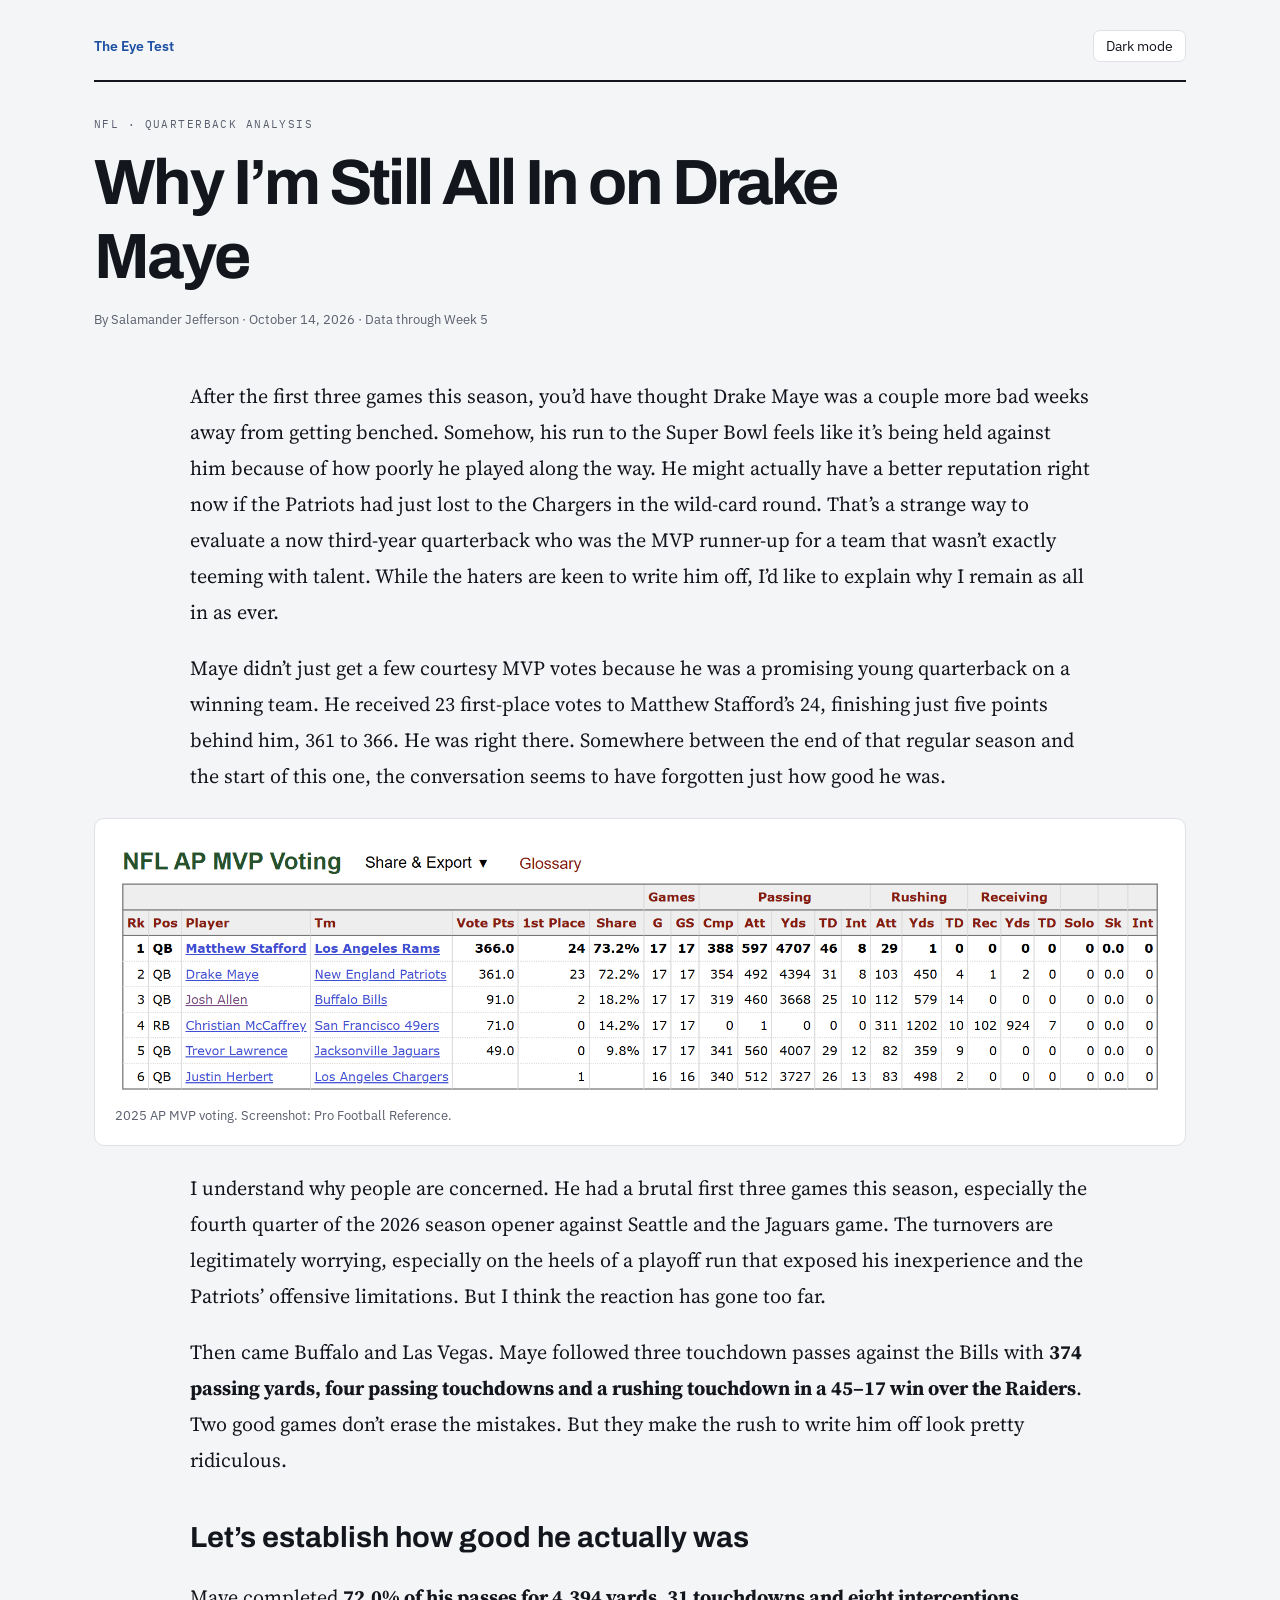
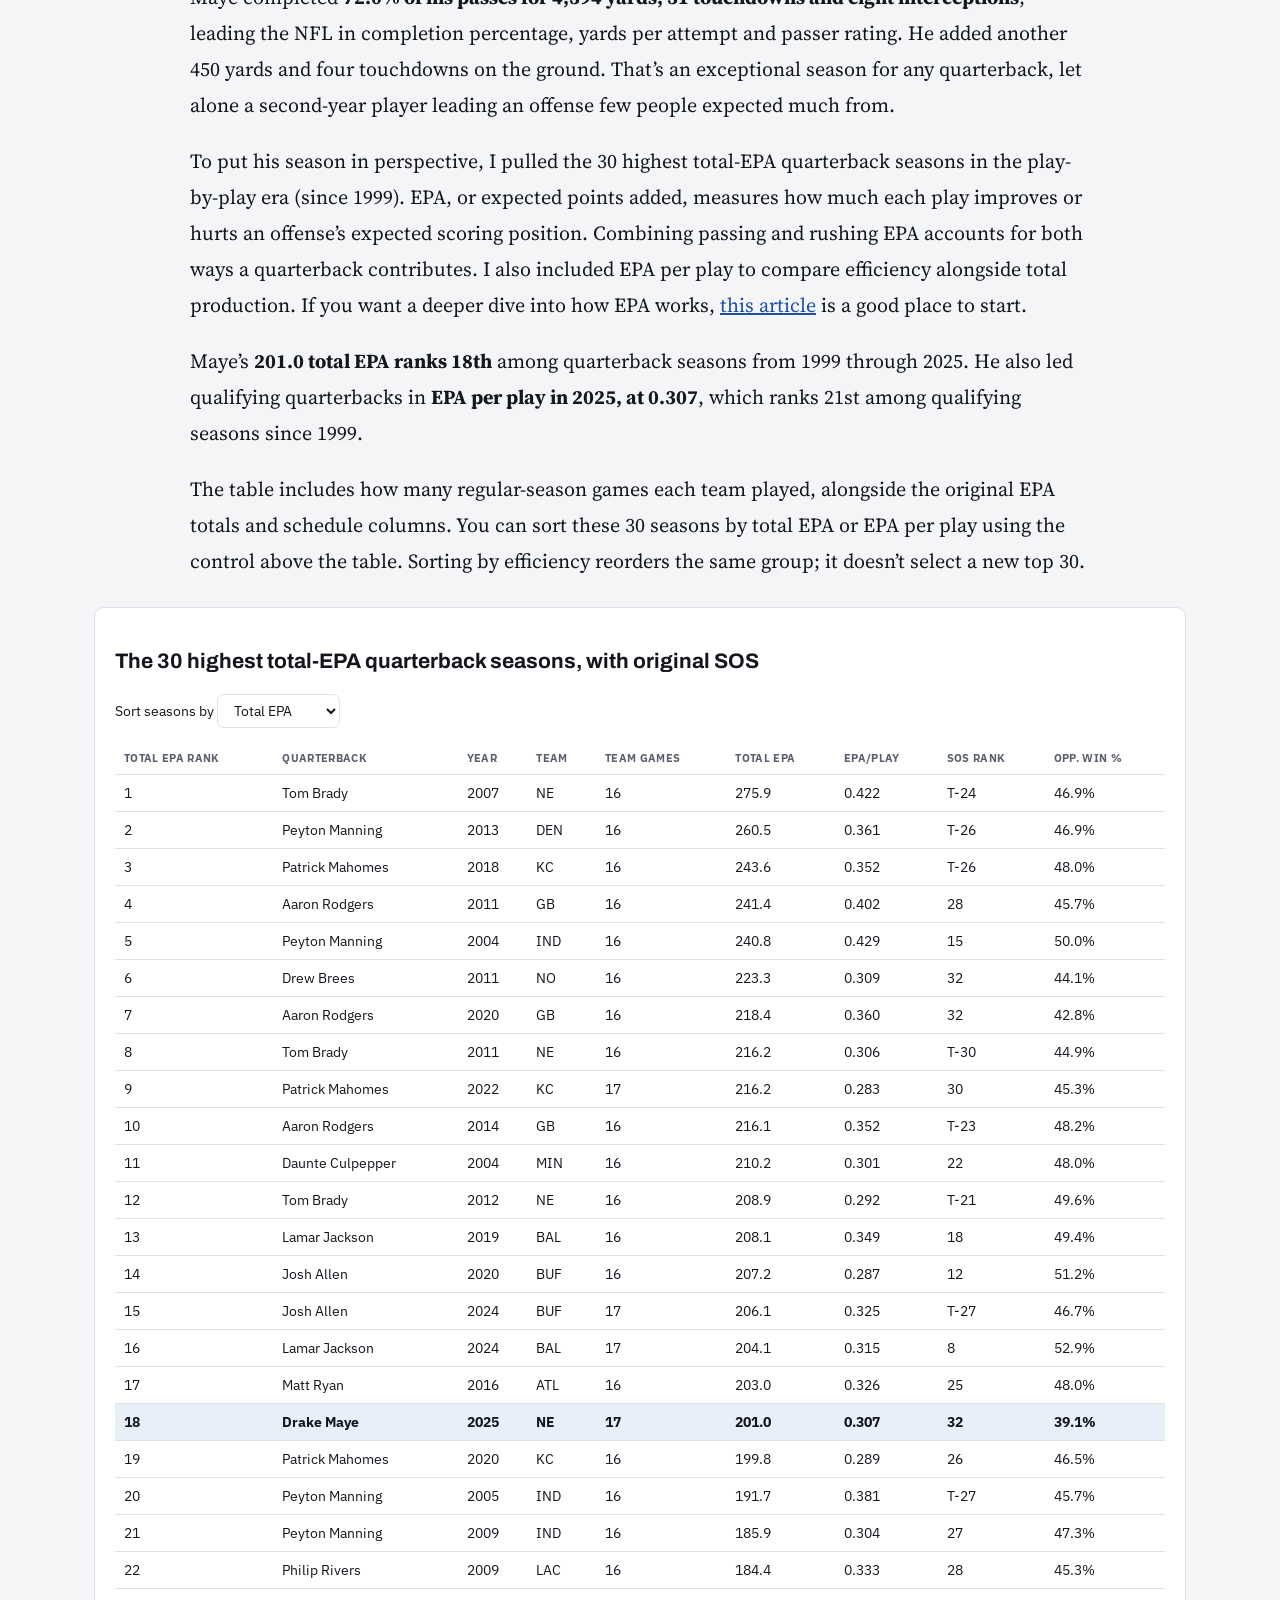
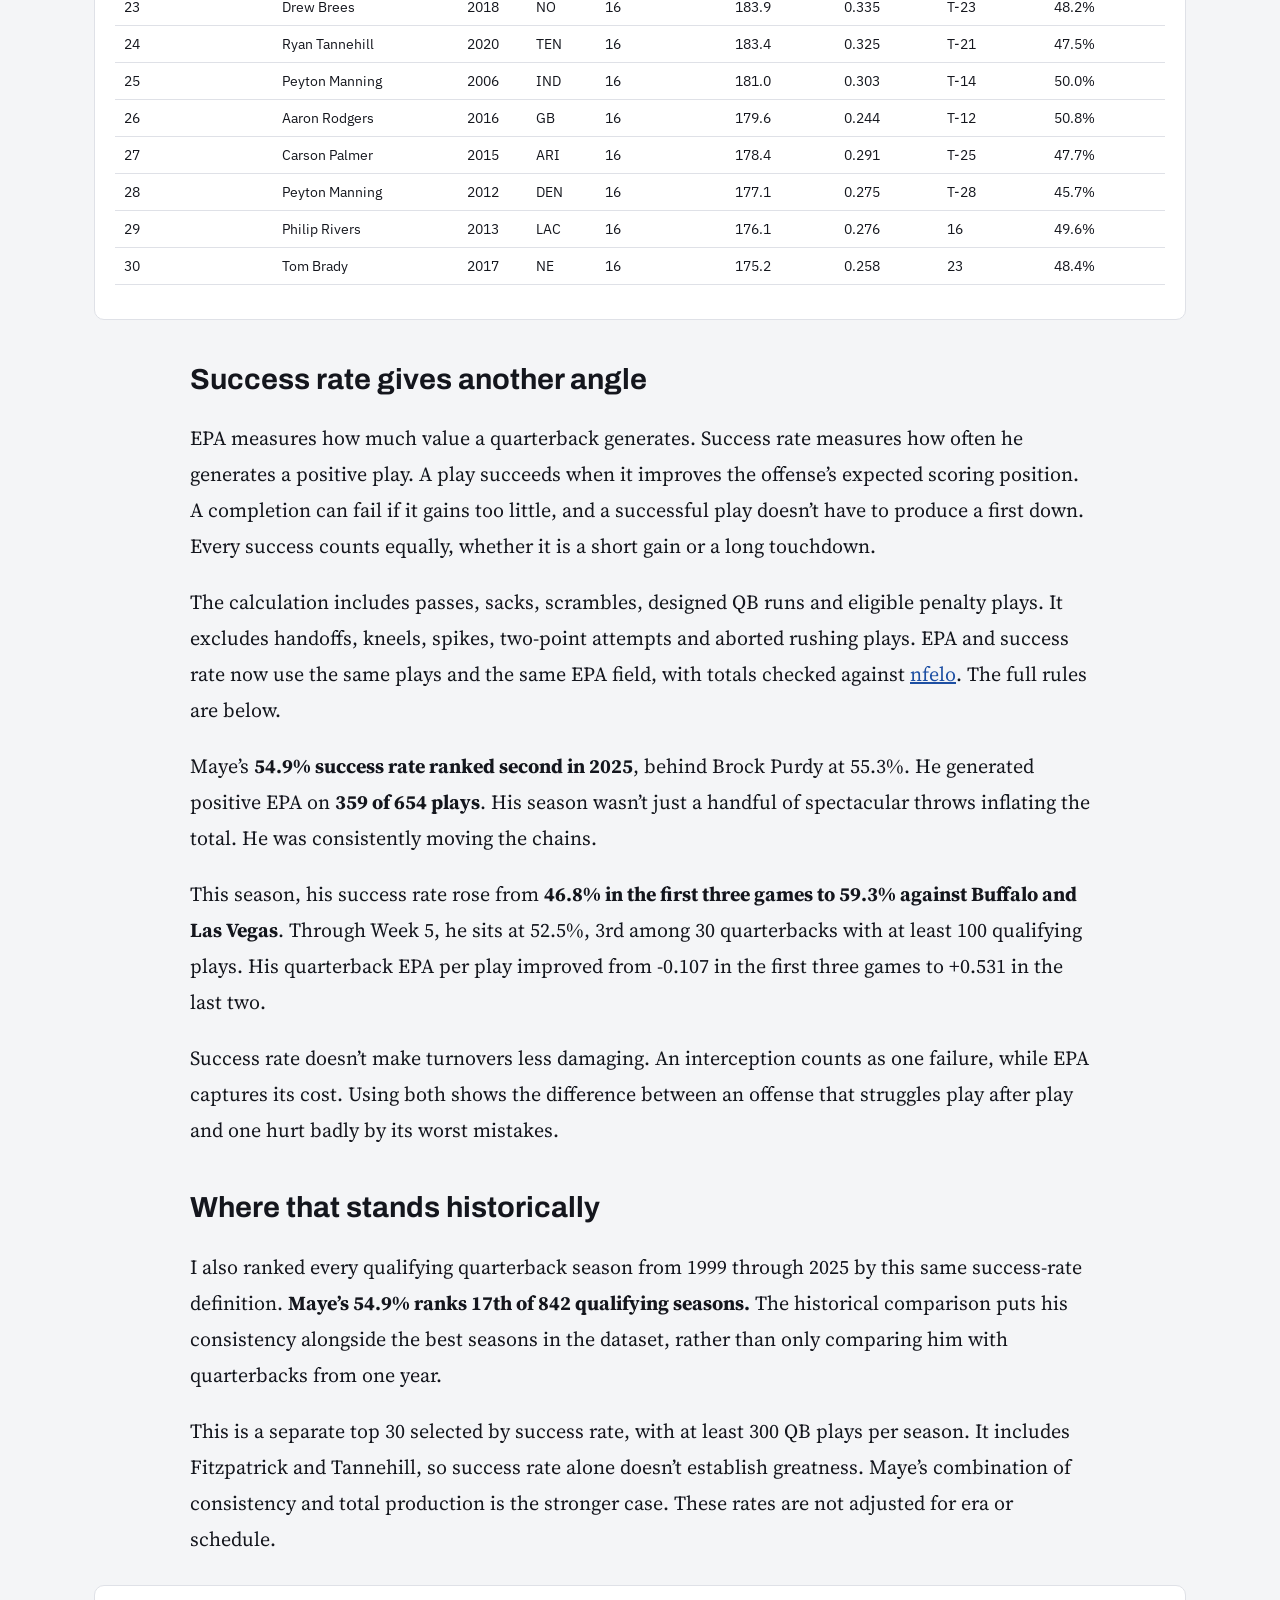
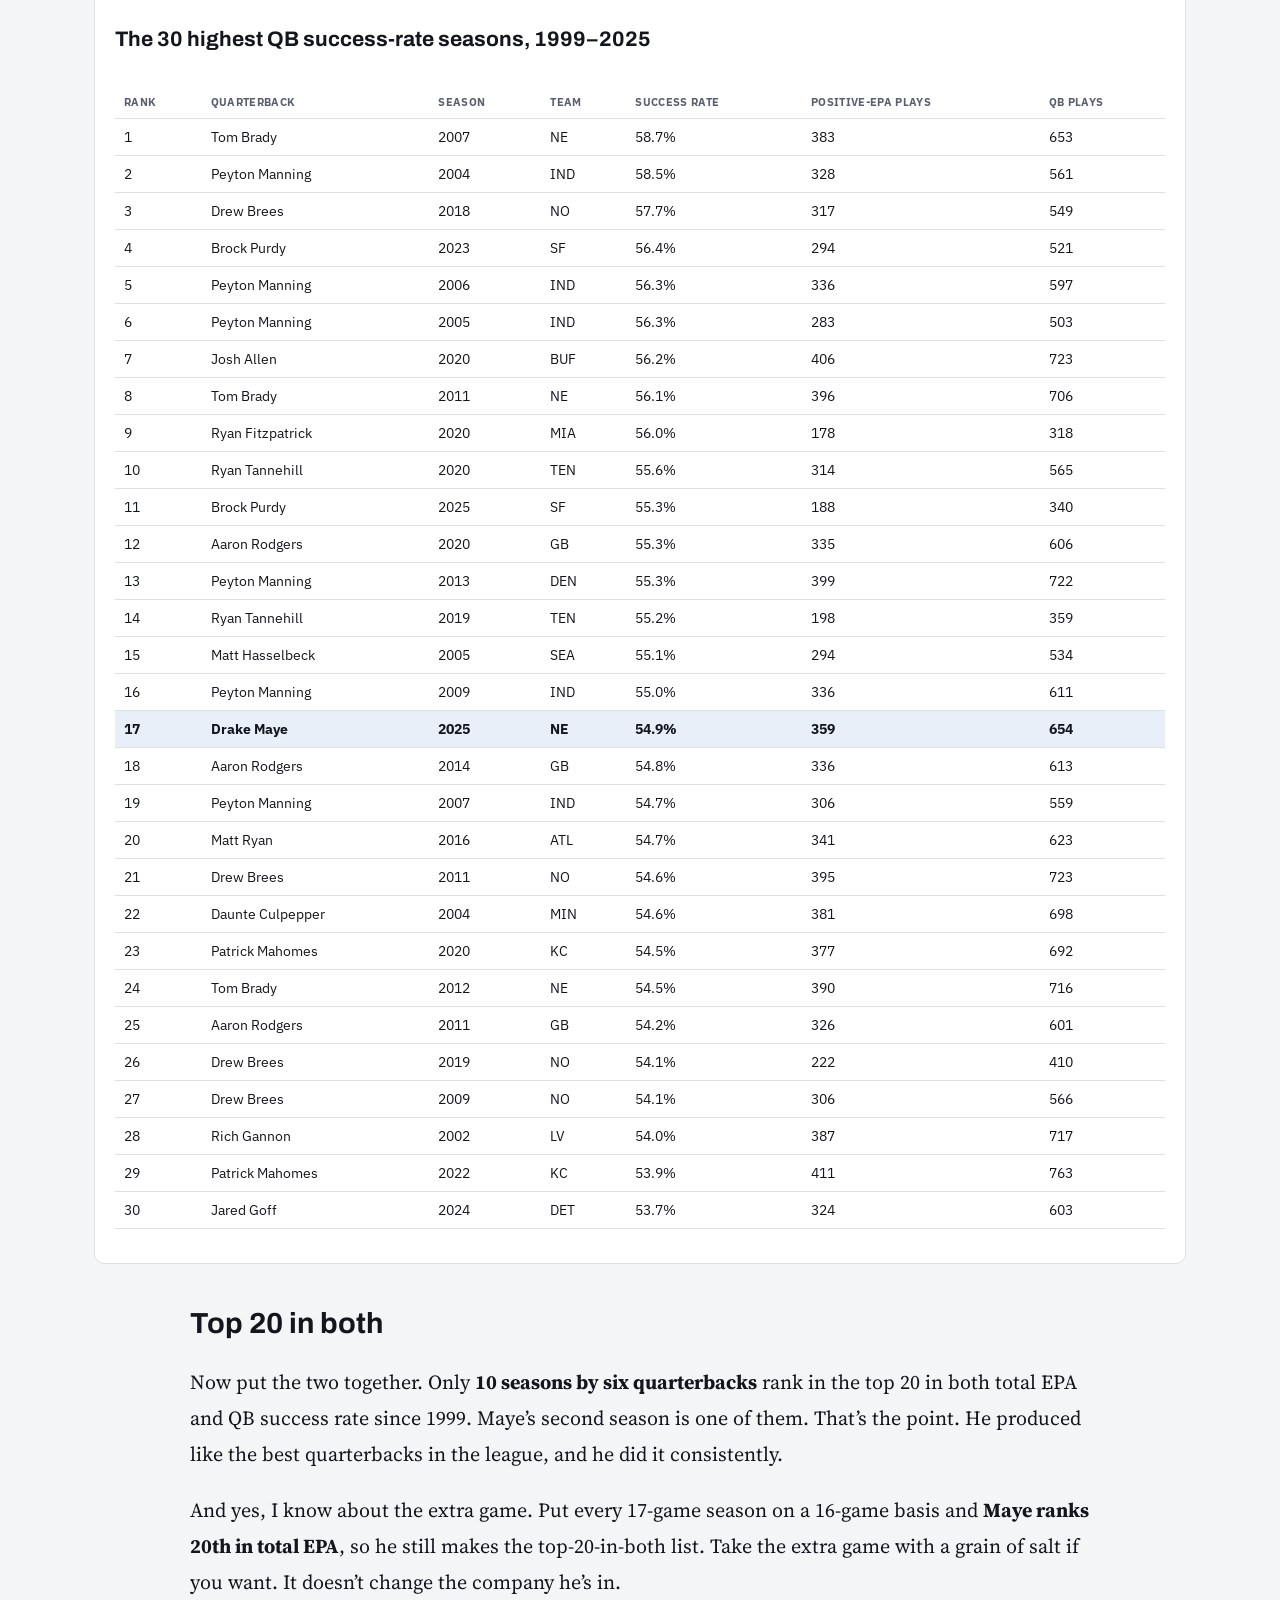
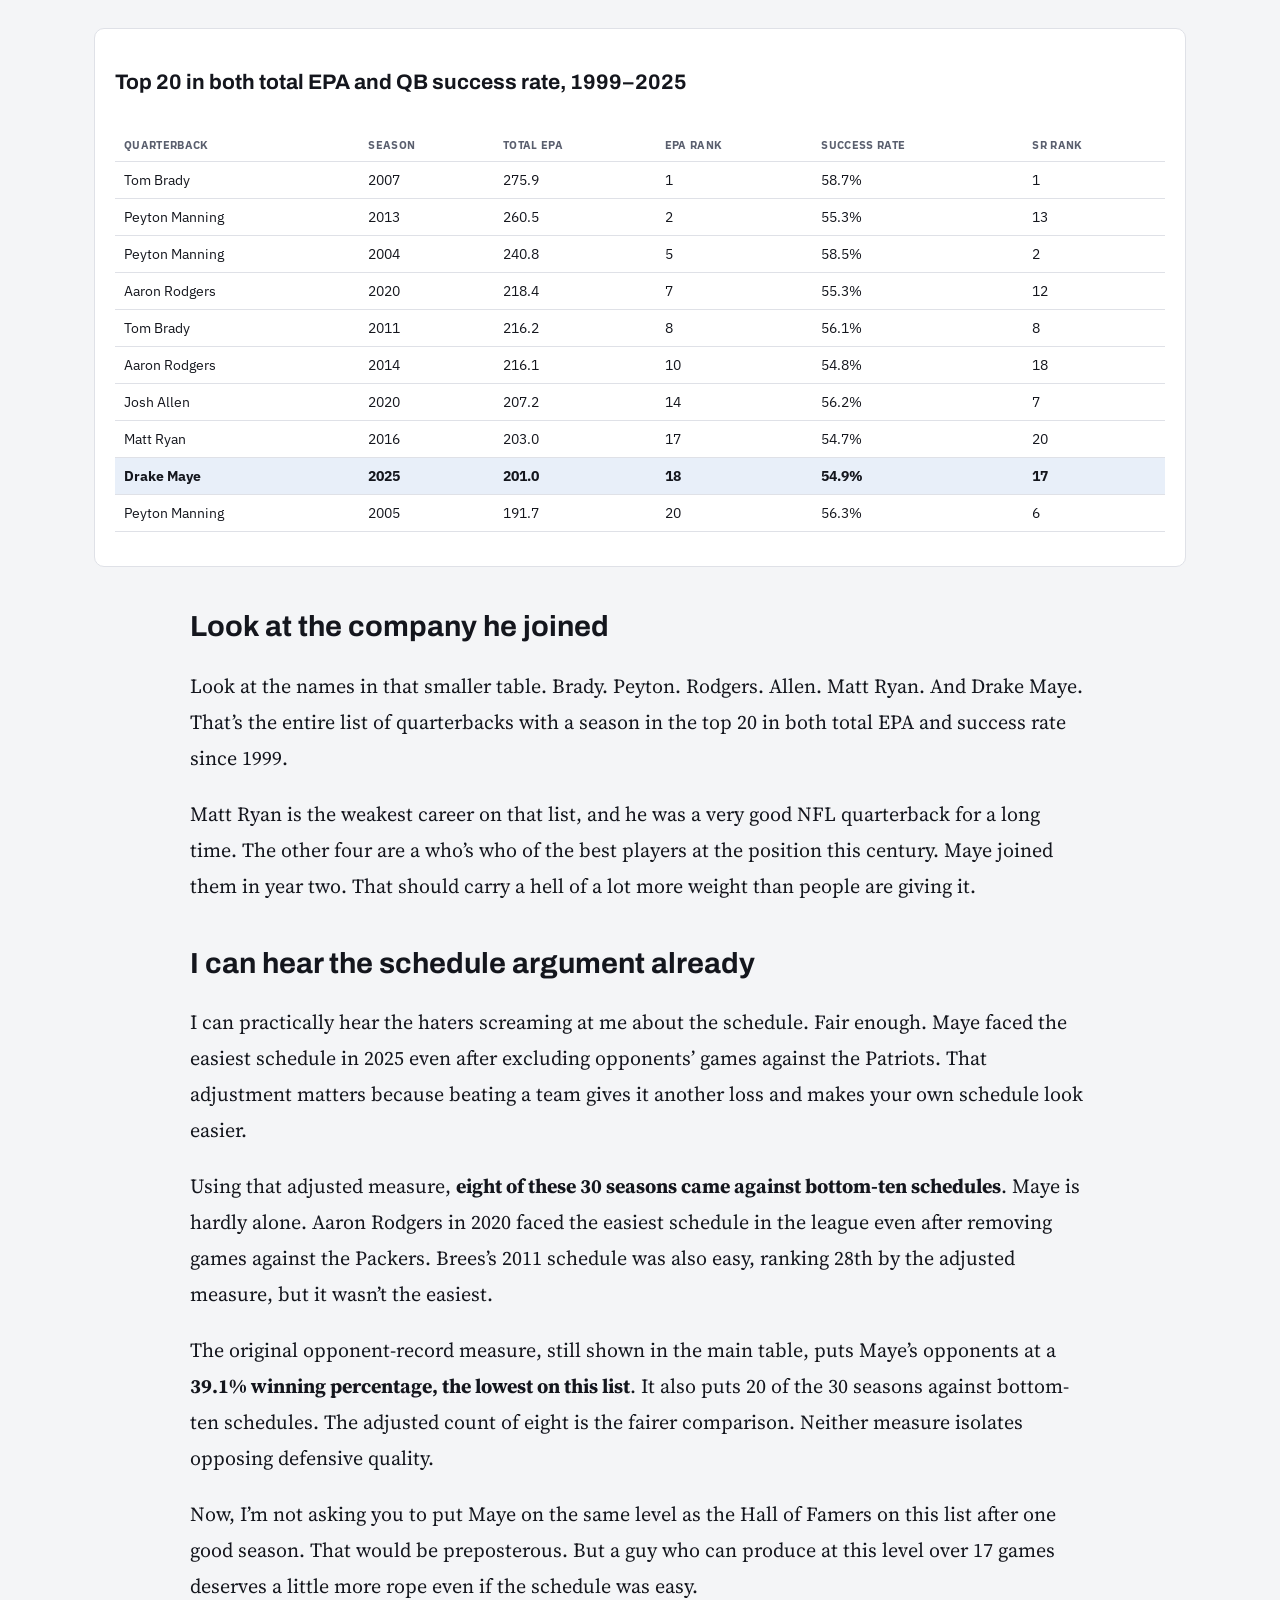
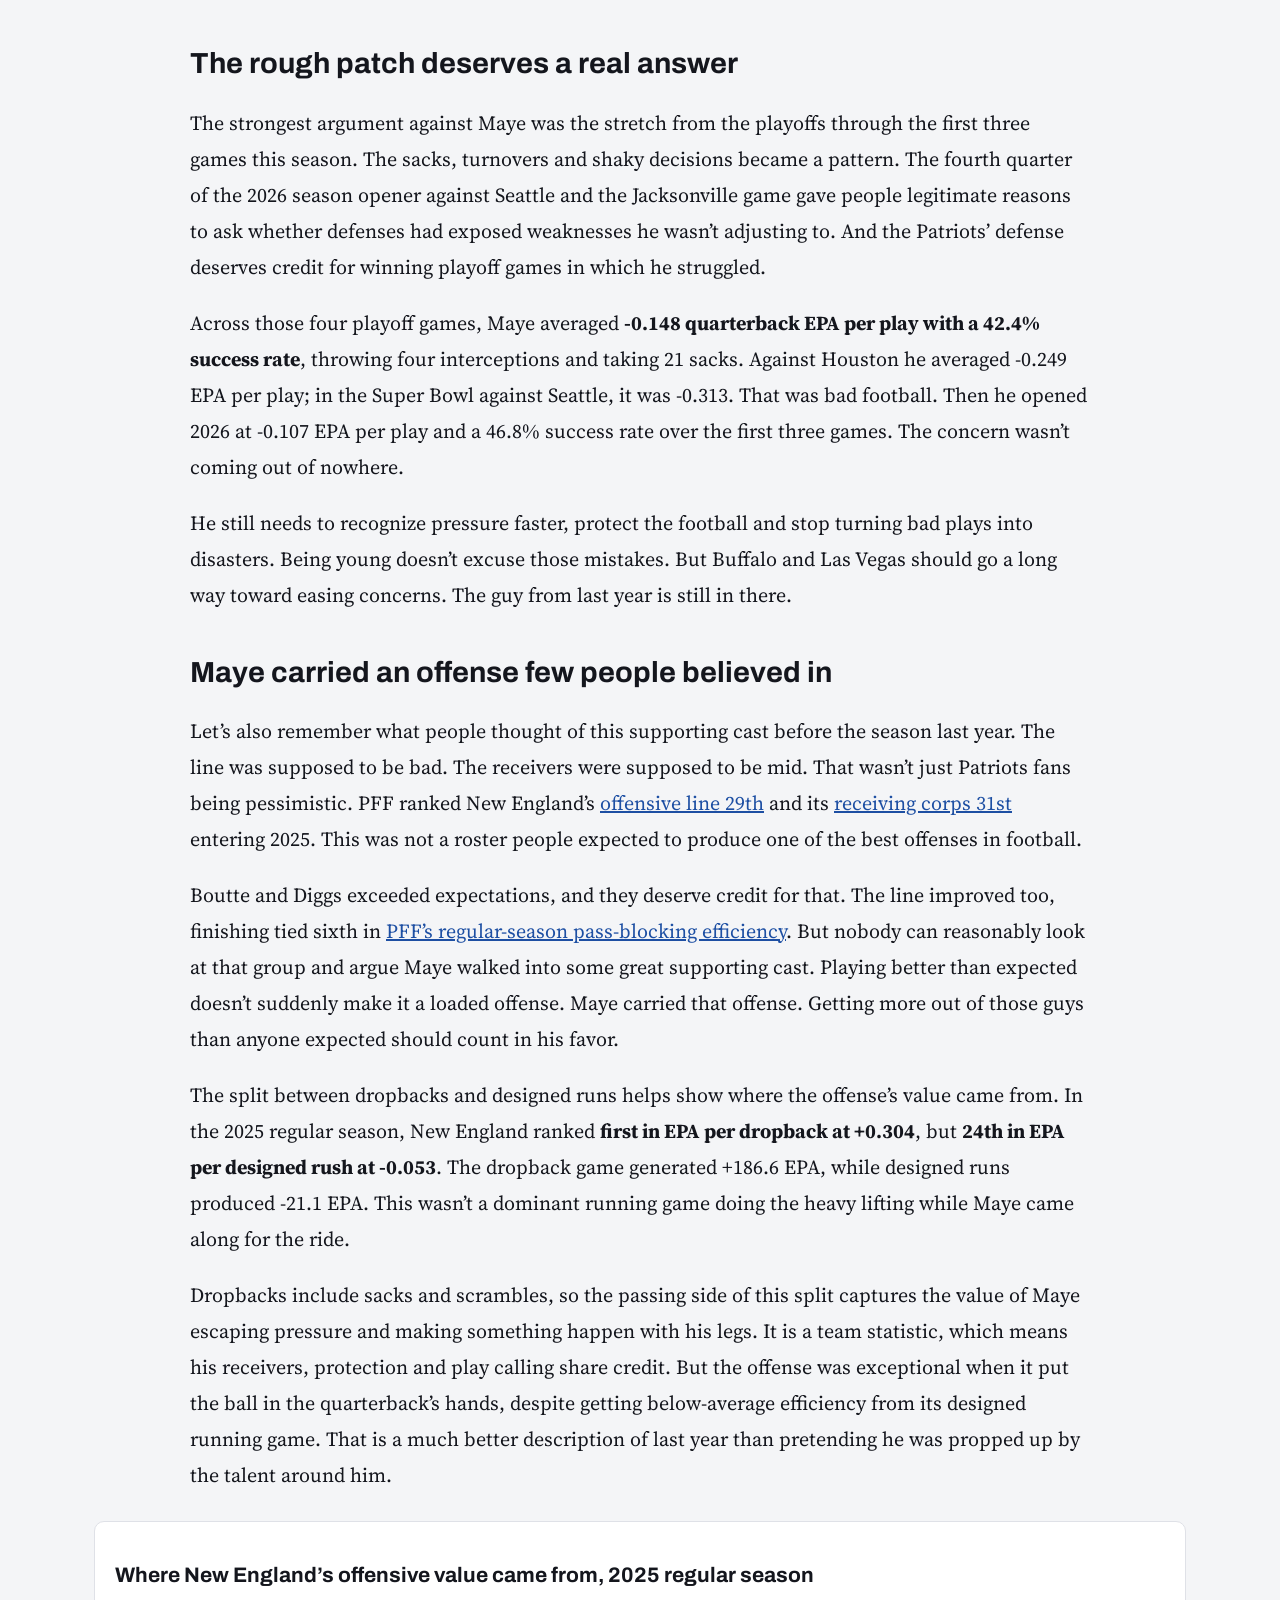
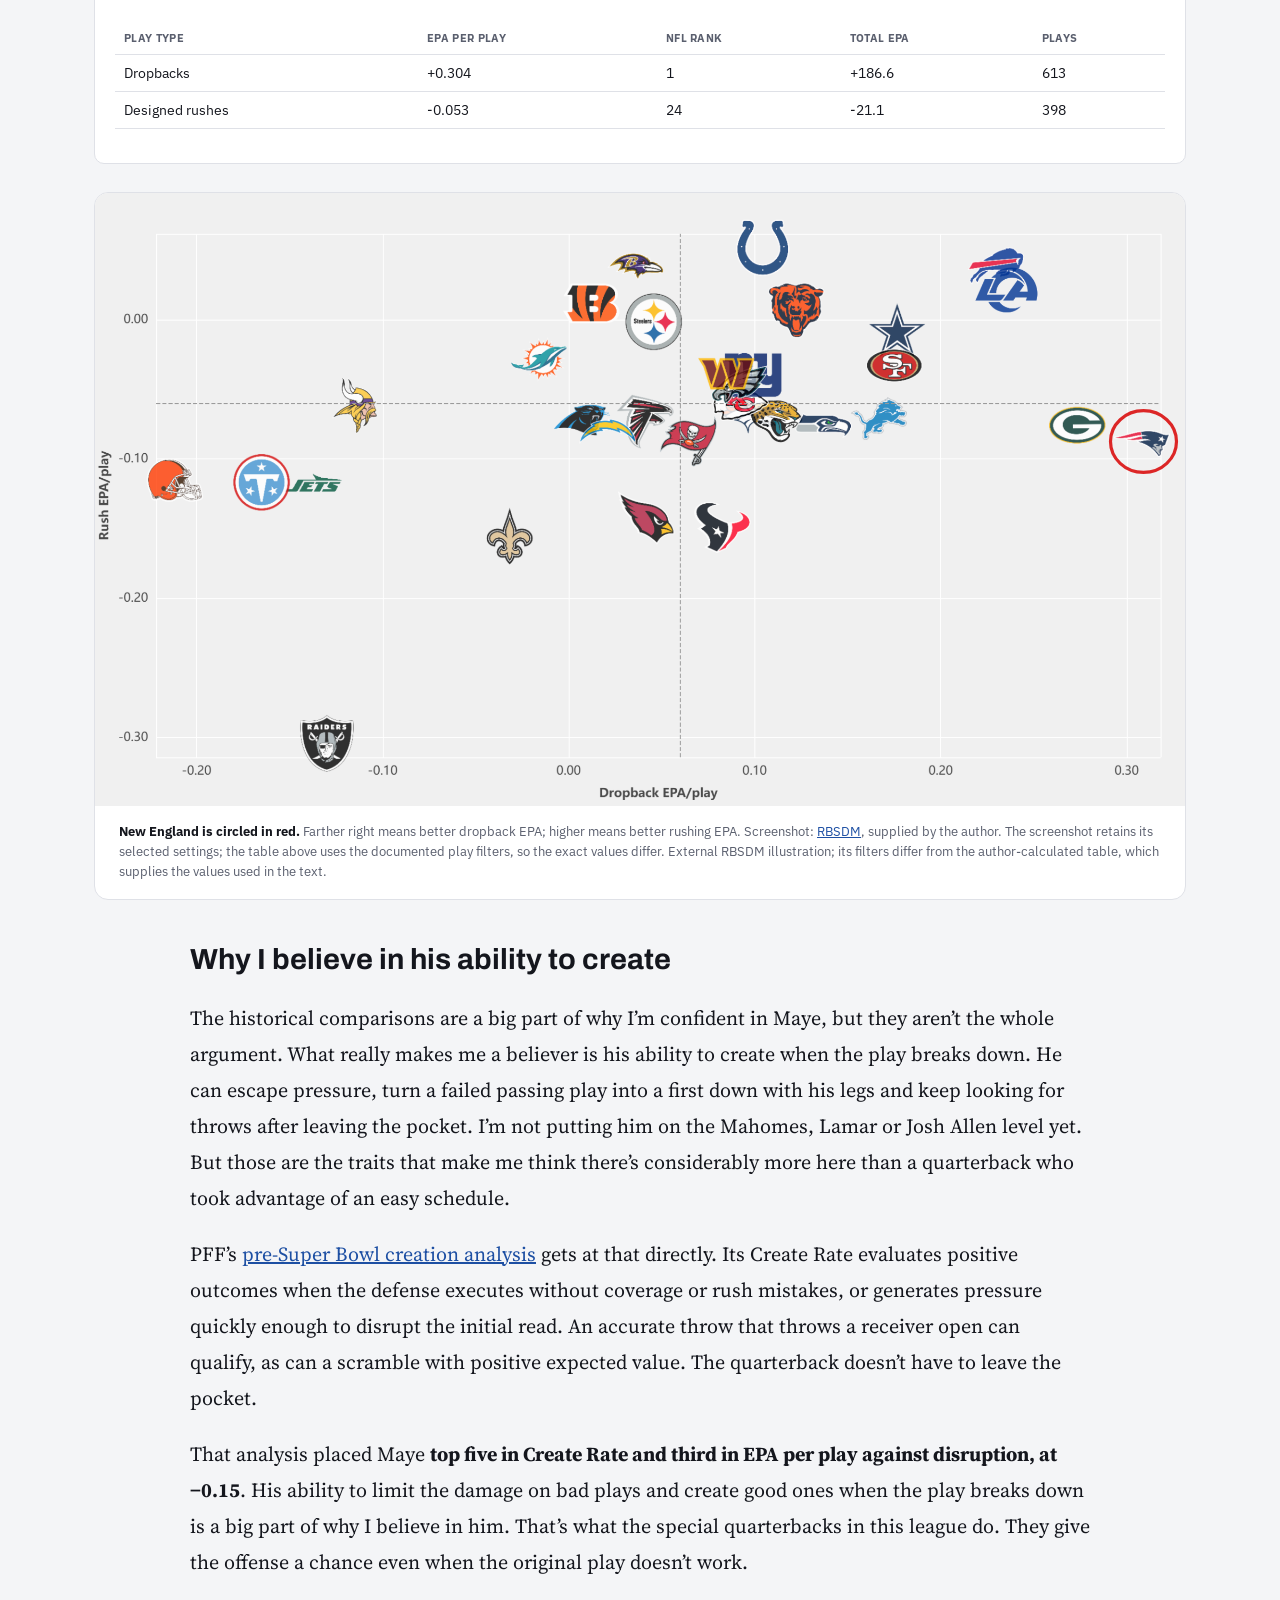
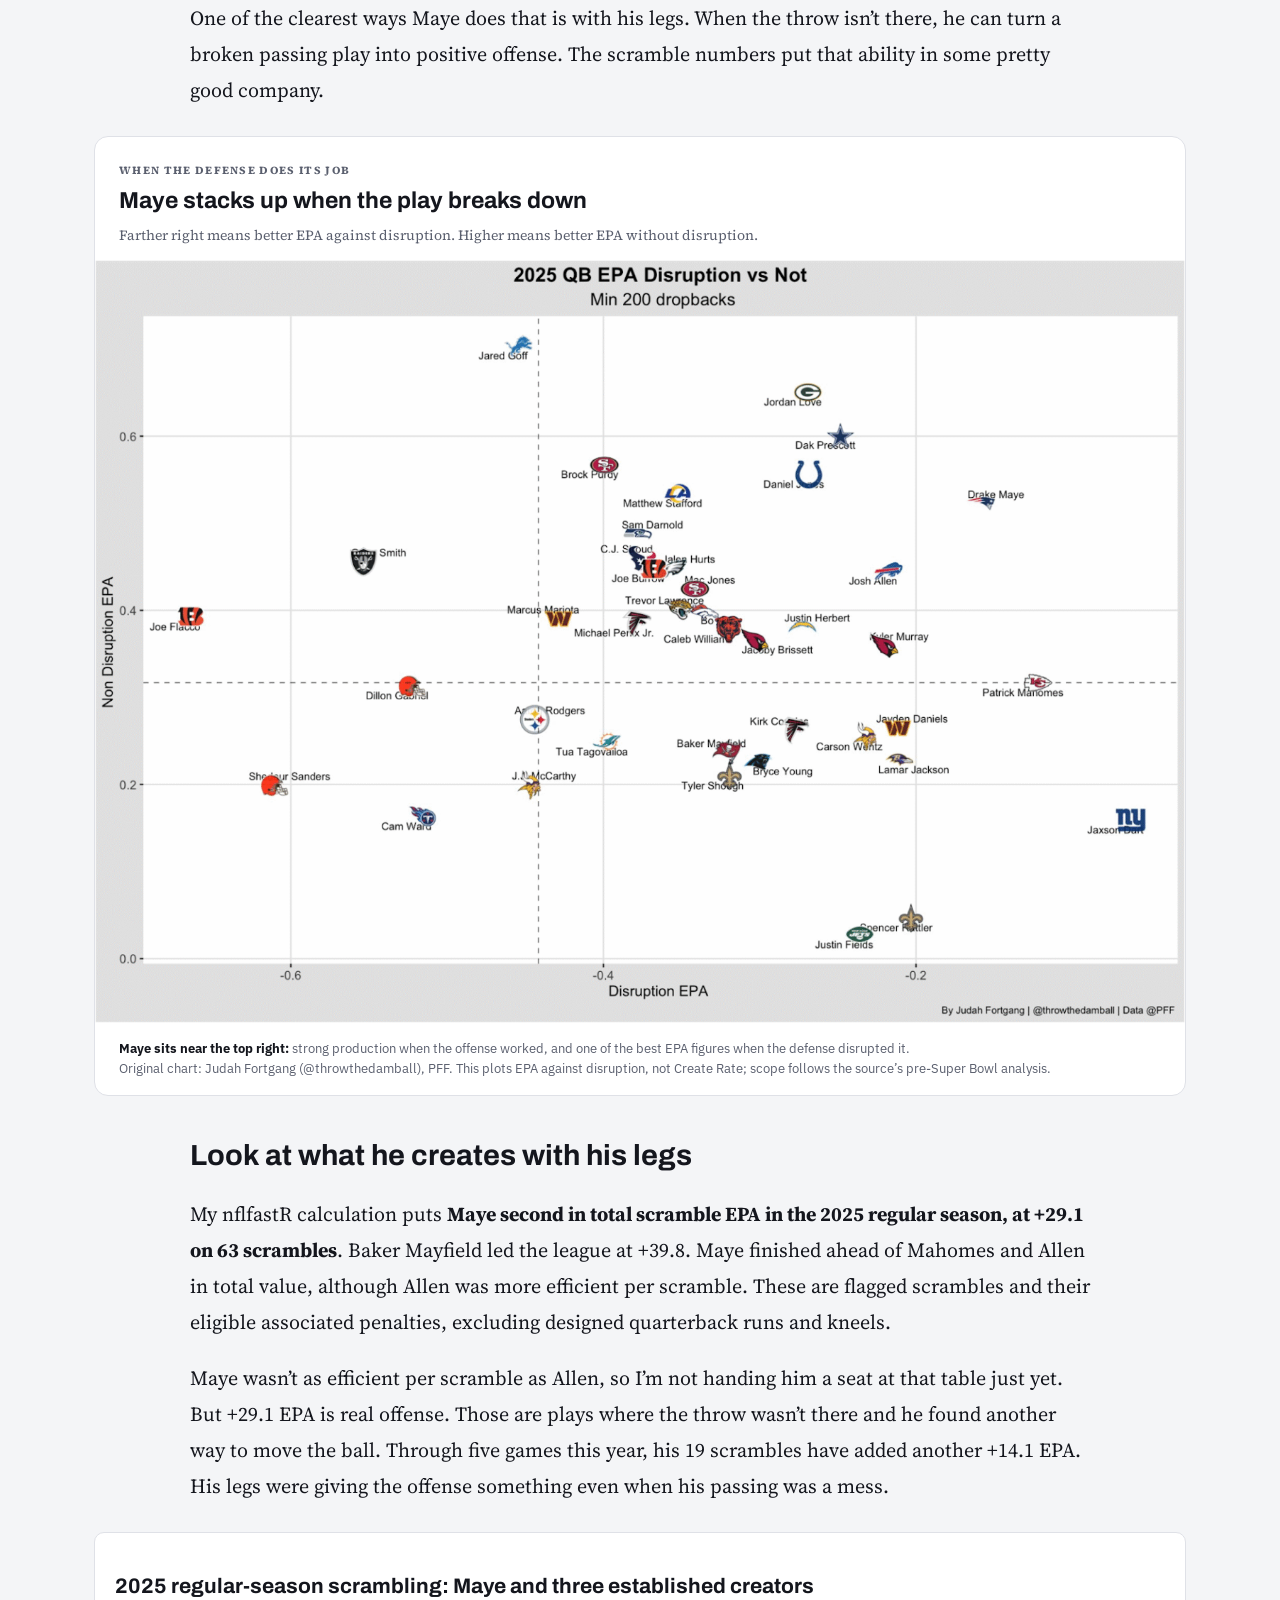
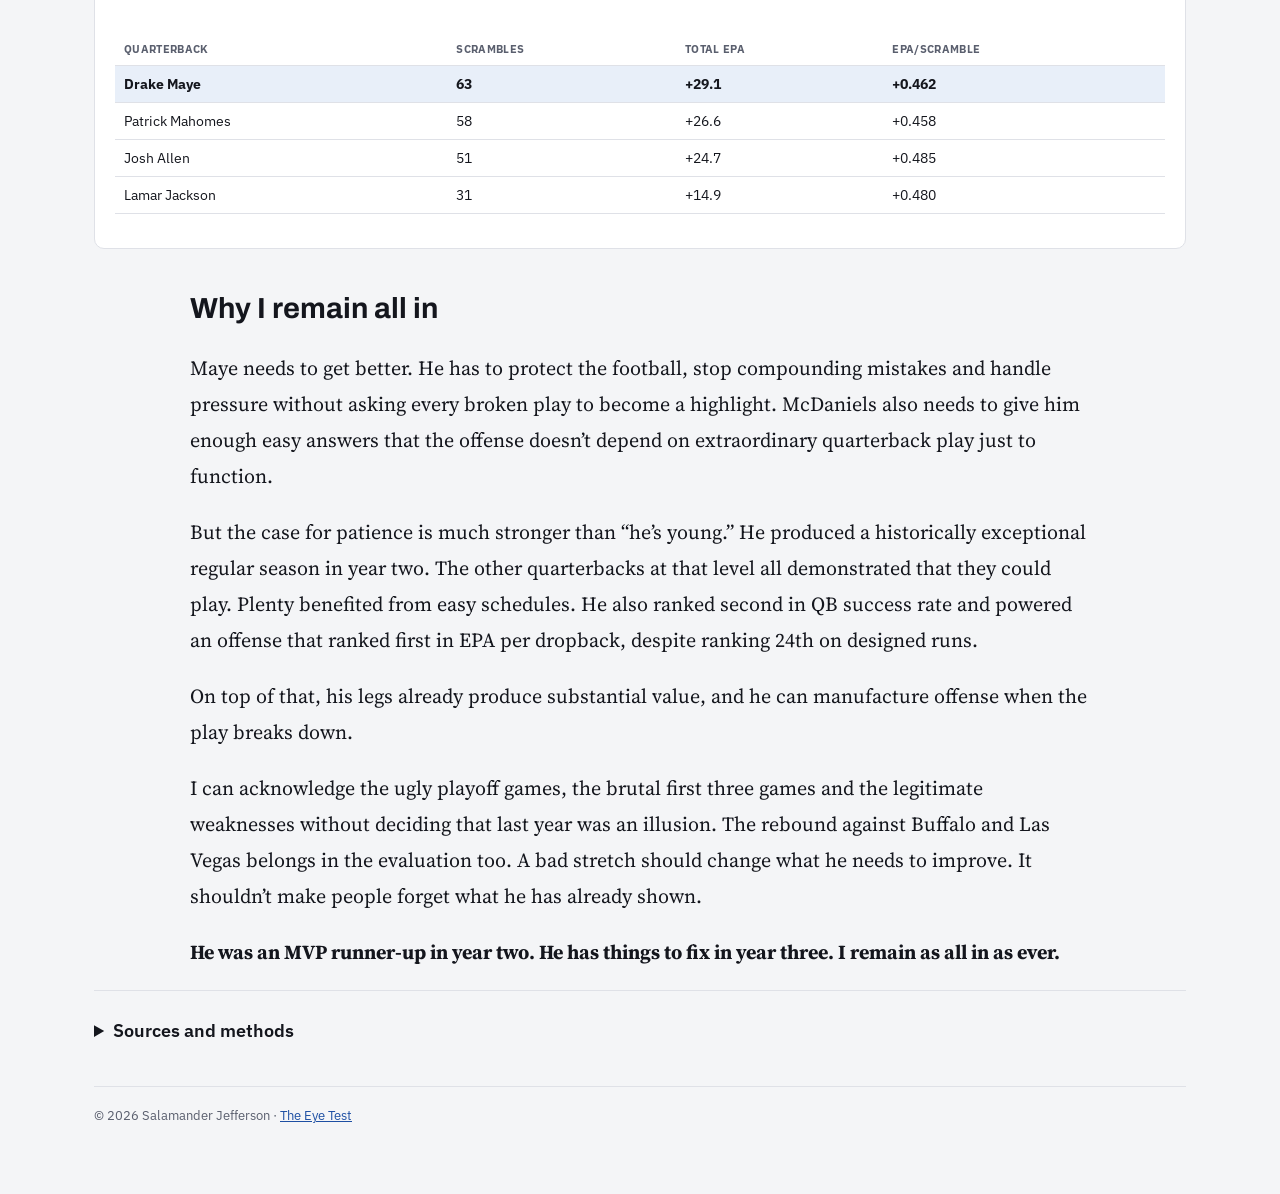
<file: posts/drake-maye/index.html>
<!DOCTYPE html>

<html lang="en"><head><meta charset="utf-8"/><meta content="width=device-width,initial-scale=1" name="viewport"/><title>Why I’m Still All In on Drake Maye | The Eye Test</title><link href="https://fonts.googleapis.com" rel="preconnect"/><link crossorigin="" href="https://fonts.gstatic.com" rel="preconnect"/>
<link href="https://fonts.googleapis.com/css2?family=Archivo:wght@500;700;800&amp;family=IBM+Plex+Sans:wght@400;500;600&amp;family=IBM+Plex+Mono:wght@400;500&amp;family=Source+Serif+4:opsz,wght@8..60,400;8..60,600&amp;display=swap" rel="stylesheet"/>
<meta content="Drake Maye’s historic second season, the schedule argument, and why a rough stretch hasn’t changed my mind." name="description"/><meta content="light dark" name="color-scheme"/><link href="https://mpg000f.github.io/posts/drake-maye/" rel="canonical"/><style>body{margin:0;background:#fff;color:#17243b;font-family:Arial,sans-serif}main{max-width:1000px;margin:0 auto;padding:32px 24px 60px}h1{font-size:44px;line-height:1.1}p{font-size:17px;line-height:1.75}h2{margin-top:38px}a{color:#175ca1}figure{margin:26px 0}img{max-width:100%}figcaption{font-size:13px;line-height:1.5;color:#596574}table{border-collapse:collapse;width:100%;font-size:14px;margin:14px 0}th,td{padding:9px;border-bottom:1px solid #dae0e6;text-align:left;white-space:nowrap}th{background:#f1f4f7}.maye-row{background:#fce9ed;font-weight:bold}.article-table-scroll{overflow-x:auto}select{font:inherit;padding:7px} :root{--border:#dce2e8;--surface:#f8fafc;--secondary:#5b6777;--text:#17243b}@media(max-width:600px){main{padding:20px 16px}h1{font-size:34px}}.maye-article{--data-app-layout-intent:authored-report;--data-app-content-width:960px;max-width:960px;margin:auto;padding-bottom:64px}.maye-article .report-hero{padding:38px 0 22px;border-bottom:3px solid var(--text-primary,#17243b);margin-bottom:30px}.maye-article .report-hero h1{font-size:clamp(34px,5vw,54px);line-height:1.08;max-width:850px;letter-spacing:-.025em}.maye-article .rich-narrative{font-size:17px;line-height:1.75}.maye-article h2{margin-top:38px;line-height:1.25}.maye-article .article-table-scroll{overflow-x:auto}.maye-article .article-table{border-collapse:collapse;width:100%;font-size:14px;line-height:1.5}.maye-article .article-table th,.maye-article .article-table td{padding:10px 9px;border-bottom:1px solid var(--border,#d5dce5);white-space:nowrap;text-align:left}.maye-article .article-table th{font-weight:650}.maye-article .article-table .num{text-align:right;font-variant-numeric:tabular-nums}.maye-article .maye-row{background:rgba(201,35,60,.1);font-weight:700}@media(max-width:600px){.maye-article .rich-narrative{font-size:16px}.maye-article .article-table{font-size:13px}}

.article-sort-control{display:flex;align-items:center;gap:10px;flex-wrap:wrap;margin:12px 0 16px;font-size:14px}.article-sort-control select{font:inherit;padding:8px;border:1px solid var(--border,#d5dce5);border-radius:5px;background:var(--bg-primary,#fff);color:var(--text-primary,#17243b)}.article-sort-control span{font-size:12px;opacity:.75}

.disruption-figure{margin:28px 0;border:1px solid var(--border);border-radius:14px;overflow:hidden;background:var(--surface)}.disruption-heading{padding:20px 24px 12px}.disruption-heading span{font-size:11px;letter-spacing:.12em;font-weight:700;color:var(--secondary)}.disruption-heading h3{margin:8px 0;font-size:23px;line-height:1.2}.disruption-heading p{font-size:14px;margin:0;color:var(--secondary)}.disruption-figure img{display:block;width:100%;height:auto}.disruption-figure figcaption{font-size:13px;line-height:1.55;padding:16px 24px;color:var(--secondary)}.disruption-figure figcaption strong{color:var(--text)}



:root{--ground:#f4f5f7;--surface:#fff;--text:#14161d;--secondary:#5a5f6e;--border:#dfe1e7;--accent:#1d4fa3;--wash:#e8eff9}
@media(prefers-color-scheme:dark){:root:not([data-theme="light"]){--ground:#101218;--surface:#171a22;--text:#edeef2;--secondary:#a6acb9;--border:#303541;--accent:#78acf3;--wash:#17263c}}
:root[data-theme="dark"]{--ground:#101218;--surface:#171a22;--text:#edeef2;--secondary:#a6acb9;--border:#303541;--accent:#78acf3;--wash:#17263c}
*{box-sizing:border-box}body{background:var(--ground);color:var(--text);font-family:'Source Serif 4',Georgia,serif}main{max-width:1140px;padding:30px 24px 70px}main>p,main>h2{max-width:900px;margin-left:auto;margin-right:auto}p{font-size:20px;line-height:1.8}h1,h2,h3{font-family:Archivo,Arial,sans-serif;line-height:1.15}h1{font-size:clamp(38px,6vw,64px);letter-spacing:-.04em;margin:15px 0 18px;max-width:900px}h2{font-size:29px;margin-top:43px}h3{font-size:21px}a{color:var(--accent)}nav{display:flex;justify-content:space-between;align-items:center;padding-bottom:18px;border-bottom:2px solid var(--text);font-family:'IBM Plex Sans',sans-serif;font-size:14px}nav a{text-decoration:none;font-weight:600}button,select{font:inherit;background:var(--surface);border:1px solid var(--border);color:var(--text);padding:6px 12px;border-radius:7px;cursor:pointer}header{padding:35px 0 30px}.byline,.eyebrow,footer{font-family:'IBM Plex Sans',sans-serif;color:var(--secondary);font-size:13px}.eyebrow{font-family:'IBM Plex Mono',monospace;text-transform:uppercase;letter-spacing:.13em;font-size:11px}section,figure{margin:28px 0;background:var(--surface);border:1px solid var(--border);border-radius:10px;padding:20px}figure img{background:#fff}section label{font-family:'IBM Plex Sans',sans-serif;font-size:14px}table{font-family:'IBM Plex Sans',sans-serif;color:var(--text)}th{background:var(--surface);color:var(--secondary);font-size:11px;text-transform:uppercase;letter-spacing:.03em}th,td{border-color:var(--border)}.maye-row{background:var(--wash)}figcaption{font-family:'IBM Plex Sans',sans-serif;color:var(--secondary)}.disruption-figure{padding:0}footer{border-top:1px solid var(--border);padding-top:20px;margin-top:40px}.methods{font-family:'IBM Plex Sans',sans-serif;font-size:14px;line-height:1.7;border-top:1px solid var(--border);padding-top:25px}.methods p{font-size:14px;line-height:1.7}.methods h2{font-size:22px}.methods summary{cursor:pointer;font-weight:600;font-size:18px}@media(max-width:600px){main{padding:20px 17px 48px}p{font-size:18px;line-height:1.75}h2{font-size:26px}section{padding:14px}header{padding:28px 0 20px}table{font-size:12px}th,td{padding:10px 8px}}
</style></head><body><main><nav><a href="../../">The Eye Test</a><button id="theme" type="button">Dark mode</button></nav><header><div class="eyebrow">NFL · Quarterback analysis</div><h1>Why I’m Still All In on Drake Maye</h1><div class="byline">By Salamander Jefferson · October 14, 2026 · Data through Week 5</div></header><p>After the first three games this season, you’d have thought Drake Maye was a couple more bad weeks away from getting benched. Somehow, his run to the Super Bowl feels like it’s being held against him because of how poorly he played along the way. He might actually have a better reputation right now if the Patriots had just lost to the Chargers in the wild-card round. That’s a strange way to evaluate a now third-year quarterback who was the MVP runner-up for a team that wasn’t exactly teeming with talent. While the haters are keen to write him off, I’d like to explain why I remain as all in as ever.</p>
<p>Maye didn’t just get a few courtesy MVP votes because he was a promising young quarterback on a winning team. He received 23 first-place votes to Matthew Stafford’s 24, finishing just five points behind him, 361 to 366. He was right there. Somewhere between the end of that regular season and the start of this one, the conversation seems to have forgotten just how good he was.</p><figure style="margin:24px 0"><img alt="2025 AP MVP voting: Matthew Stafford 366 points and 24 first-place votes; Drake Maye 361 points and 23 first-place votes." src="figure-1.png" style="width:100%;height:auto;display:block"/><figcaption style="font-size:13px;margin-top:8px">2025 AP MVP voting. Screenshot: Pro Football Reference.</figcaption></figure><p>I understand why people are concerned. He had a brutal first three games this season, especially the fourth quarter of the 2026 season opener against Seattle and the Jaguars game. The turnovers are legitimately worrying, especially on the heels of a playoff run that exposed his inexperience and the Patriots’ offensive limitations. But I think the reaction has gone too far.</p>
<p>Then came Buffalo and Las Vegas. Maye followed three touchdown passes against the Bills with <strong>374 passing yards, four passing touchdowns and a rushing touchdown in a 45–17 win over the Raiders</strong>. Two good games don’t erase the mistakes. But they make the rush to write him off look pretty ridiculous.</p><h2>Let’s establish how good he actually was</h2>
<p>Maye completed <strong>72.0% of his passes for 4,394 yards, 31 touchdowns and eight interceptions</strong>, leading the NFL in completion percentage, yards per attempt and passer rating. He added another 450 yards and four touchdowns on the ground. That’s an exceptional season for any quarterback, let alone a second-year player leading an offense few people expected much from.</p>
<p>To put his season in perspective, I pulled the 30 highest total-EPA quarterback seasons in the play-by-play era (since 1999). EPA, or expected points added, measures how much each play improves or hurts an offense’s expected scoring position. Combining passing and rushing EPA accounts for both ways a quarterback contributes. I also included EPA per play to compare efficiency alongside total production. If you want a deeper dive into how EPA works, <a href="https://amp.nfl.com/news/next-gen-stats-new-advanced-metrics-you-need-to-know-for-the-2020-nfl-season">this article</a> is a good place to start.</p>
<p>Maye’s <strong>201.0 total EPA ranks 18th</strong> among quarterback seasons from 1999 through 2025. He also led qualifying quarterbacks in <strong>EPA per play in 2025, at 0.307</strong>, which ranks 21st among qualifying seasons since 1999.</p>
<p>The table includes how many regular-season games each team played, alongside the original EPA totals and schedule columns. You can sort these 30 seasons by total EPA or EPA per play using the control above the table. Sorting by efficiency reorders the same group; it doesn’t select a new top 30.</p><section><h3>The 30 highest total-EPA quarterback seasons, with original SOS</h3><label>Sort seasons by <select id="epa-sort"><option value="epa">Total EPA</option><option value="rate">EPA per play</option></select></label><div class="article-table-scroll"><table id="epa-table"><thead><tr><th>Total EPA rank</th><th>Quarterback</th><th>Year</th><th>Team</th><th>Team games</th><th>Total EPA</th><th>EPA/play</th><th>SOS rank</th><th>Opp. win %</th></tr></thead><tbody><tr data-epa="275.85585177190603" data-rate="0.4224438771392129"><td>1</td><td>Tom Brady</td><td>2007</td><td>NE</td><td>16</td><td>275.9</td><td>0.422</td><td>T-24</td><td>46.9%</td></tr><tr data-epa="260.5145739694336" data-rate="0.3608235096529552"><td>2</td><td>Peyton Manning</td><td>2013</td><td>DEN</td><td>16</td><td>260.5</td><td>0.361</td><td>T-26</td><td>46.9%</td></tr><tr data-epa="243.6254013619684" data-rate="0.3515518057171261"><td>3</td><td>Patrick Mahomes</td><td>2018</td><td>KC</td><td>16</td><td>243.6</td><td>0.352</td><td>T-26</td><td>48.0%</td></tr><tr data-epa="241.42055571651363" data-rate="0.4016980960341325"><td>4</td><td>Aaron Rodgers</td><td>2011</td><td>GB</td><td>16</td><td>241.4</td><td>0.402</td><td>28</td><td>45.7%</td></tr><tr data-epa="240.75203412053943" data-rate="0.4291480109100525"><td>5</td><td>Peyton Manning</td><td>2004</td><td>IND</td><td>16</td><td>240.8</td><td>0.429</td><td>15</td><td>50.0%</td></tr><tr data-epa="223.32264522704688" data-rate="0.3088833267317384"><td>6</td><td>Drew Brees</td><td>2011</td><td>NO</td><td>16</td><td>223.3</td><td>0.309</td><td>32</td><td>44.1%</td></tr><tr data-epa="218.43520619408463" data-rate="0.3604541356338031"><td>7</td><td>Aaron Rodgers</td><td>2020</td><td>GB</td><td>16</td><td>218.4</td><td>0.360</td><td>32</td><td>42.8%</td></tr><tr data-epa="216.2230768324036" data-rate="0.3062649813490135"><td>8</td><td>Tom Brady</td><td>2011</td><td>NE</td><td>16</td><td>216.2</td><td>0.306</td><td>T-30</td><td>44.9%</td></tr><tr data-epa="216.1814637487164" data-rate="0.2833308830258406"><td>9</td><td>Patrick Mahomes</td><td>2022</td><td>KC</td><td>17</td><td>216.2</td><td>0.283</td><td>30</td><td>45.3%</td></tr><tr data-epa="216.0567793639851" data-rate="0.3524580413768109"><td>10</td><td>Aaron Rodgers</td><td>2014</td><td>GB</td><td>16</td><td>216.1</td><td>0.352</td><td>T-23</td><td>48.2%</td></tr><tr data-epa="210.23123341811984" data-rate="0.3011908788225212"><td>11</td><td>Daunte Culpepper</td><td>2004</td><td>MIN</td><td>16</td><td>210.2</td><td>0.301</td><td>22</td><td>48.0%</td></tr><tr data-epa="208.9140450449189" data-rate="0.2917793925208364"><td>12</td><td>Tom Brady</td><td>2012</td><td>NE</td><td>16</td><td>208.9</td><td>0.292</td><td>T-21</td><td>49.6%</td></tr><tr data-epa="208.1010679638385" data-rate="0.3485780032895116"><td>13</td><td>Lamar Jackson</td><td>2019</td><td>BAL</td><td>16</td><td>208.1</td><td>0.349</td><td>18</td><td>49.4%</td></tr><tr data-epa="207.24466187260123" data-rate="0.2866454521059491"><td>14</td><td>Josh Allen</td><td>2020</td><td>BUF</td><td>16</td><td>207.2</td><td>0.287</td><td>12</td><td>51.2%</td></tr><tr data-epa="206.10501324659057" data-rate="0.3250867716823195"><td>15</td><td>Josh Allen</td><td>2024</td><td>BUF</td><td>17</td><td>206.1</td><td>0.325</td><td>T-27</td><td>46.7%</td></tr><tr data-epa="204.12833487513385" data-rate="0.3154997447838236"><td>16</td><td>Lamar Jackson</td><td>2024</td><td>BAL</td><td>17</td><td>204.1</td><td>0.315</td><td>8</td><td>52.9%</td></tr><tr data-epa="203.0239004427375" data-rate="0.3258810601007022"><td>17</td><td>Matt Ryan</td><td>2016</td><td>ATL</td><td>16</td><td>203.0</td><td>0.326</td><td>25</td><td>48.0%</td></tr><tr class="maye-row" data-epa="201.01098822526043" data-rate="0.3073562511089609"><td>18</td><td>Drake Maye</td><td>2025</td><td>NE</td><td>17</td><td>201.0</td><td>0.307</td><td>32</td><td>39.1%</td></tr><tr data-epa="199.8087165472849" data-rate="0.2887409198660187"><td>19</td><td>Patrick Mahomes</td><td>2020</td><td>KC</td><td>16</td><td>199.8</td><td>0.289</td><td>26</td><td>46.5%</td></tr><tr data-epa="191.7069200607519" data-rate="0.3811270776555704"><td>20</td><td>Peyton Manning</td><td>2005</td><td>IND</td><td>16</td><td>191.7</td><td>0.381</td><td>T-27</td><td>45.7%</td></tr><tr data-epa="185.893593199974" data-rate="0.3042448333878461"><td>21</td><td>Peyton Manning</td><td>2009</td><td>IND</td><td>16</td><td>185.9</td><td>0.304</td><td>27</td><td>47.3%</td></tr><tr data-epa="184.36083599890765" data-rate="0.3333830669058004"><td>22</td><td>Philip Rivers</td><td>2009</td><td>LAC</td><td>16</td><td>184.4</td><td>0.333</td><td>28</td><td>45.3%</td></tr><tr data-epa="183.9377688458467" data-rate="0.3350414733075532"><td>23</td><td>Drew Brees</td><td>2018</td><td>NO</td><td>16</td><td>183.9</td><td>0.335</td><td>T-23</td><td>48.2%</td></tr><tr data-epa="183.39472706825376" data-rate="0.3245924372889447"><td>24</td><td>Ryan Tannehill</td><td>2020</td><td>TEN</td><td>16</td><td>183.4</td><td>0.325</td><td>T-21</td><td>47.5%</td></tr><tr data-epa="181.01947690133423" data-rate="0.3032152041898396"><td>25</td><td>Peyton Manning</td><td>2006</td><td>IND</td><td>16</td><td>181.0</td><td>0.303</td><td>T-14</td><td>50.0%</td></tr><tr data-epa="179.60748745548312" data-rate="0.2440319123036455"><td>26</td><td>Aaron Rodgers</td><td>2016</td><td>GB</td><td>16</td><td>179.6</td><td>0.244</td><td>T-12</td><td>50.8%</td></tr><tr data-epa="178.35610321219644" data-rate="0.2914315411963994"><td>27</td><td>Carson Palmer</td><td>2015</td><td>ARI</td><td>16</td><td>178.4</td><td>0.291</td><td>T-25</td><td>47.7%</td></tr><tr data-epa="177.11944296469304" data-rate="0.2750301909389643"><td>28</td><td>Peyton Manning</td><td>2012</td><td>DEN</td><td>16</td><td>177.1</td><td>0.275</td><td>T-28</td><td>45.7%</td></tr><tr data-epa="176.07063014795585" data-rate="0.2764060127911394"><td>29</td><td>Philip Rivers</td><td>2013</td><td>LAC</td><td>16</td><td>176.1</td><td>0.276</td><td>16</td><td>49.6%</td></tr><tr data-epa="175.15444220039885" data-rate="0.2575800620594101"><td>30</td><td>Tom Brady</td><td>2017</td><td>NE</td><td>16</td><td>175.2</td><td>0.258</td><td>23</td><td>48.4%</td></tr></tbody></table></div></section><h2>Success rate gives another angle</h2>
<p>EPA measures how much value a quarterback generates. Success rate measures how often he generates a positive play. A play succeeds when it improves the offense’s expected scoring position. A completion can fail if it gains too little, and a successful play doesn’t have to produce a first down. Every success counts equally, whether it is a short gain or a long touchdown.</p>
<p>The calculation includes passes, sacks, scrambles, designed QB runs and eligible penalty plays. It excludes handoffs, kneels, spikes, two-point attempts and aborted rushing plays. EPA and success rate now use the same plays and the same EPA field, with totals checked against <a href="https://www.nfeloapp.com/qb-rankings/">nfelo</a>. The full rules are below.</p>
<p>Maye’s <strong>54.9% success rate ranked second in 2025</strong>, behind Brock Purdy at 55.3%. He generated positive EPA on <strong>359 of 654 plays</strong>. His season wasn’t just a handful of spectacular throws inflating the total. He was consistently moving the chains.</p>
<p>This season, his success rate rose from <strong>46.8% in the first three games to 59.3% against Buffalo and Las Vegas</strong>. Through Week 5, he sits at 52.5%, 3rd among 30 quarterbacks with at least 100 qualifying plays. His quarterback EPA per play improved from -0.107 in the first three games to +0.531 in the last two.</p>
<p>Success rate doesn’t make turnovers less damaging. An interception counts as one failure, while EPA captures its cost. Using both shows the difference between an offense that struggles play after play and one hurt badly by its worst mistakes.</p><h2>Where that stands historically</h2>
<p>I also ranked every qualifying quarterback season from 1999 through 2025 by this same success-rate definition. <strong>Maye’s 54.9% ranks 17th of 842 qualifying seasons.</strong> The historical comparison puts his consistency alongside the best seasons in the dataset, rather than only comparing him with quarterbacks from one year.</p>
<p>This is a separate top 30 selected by success rate, with at least 300 QB plays per season. It includes Fitzpatrick and Tannehill, so success rate alone doesn’t establish greatness. Maye’s combination of consistency and total production is the stronger case. These rates are not adjusted for era or schedule.</p><section><h3>The 30 highest QB success-rate seasons, 1999–2025</h3><div class="article-table-scroll"><table><thead><tr><th>Rank</th><th>Quarterback</th><th>Season</th><th>Team</th><th>Success rate</th><th>Positive-EPA plays</th><th>QB plays</th></tr></thead><tbody><tr><td>1</td><td>Tom Brady</td><td>2007</td><td>NE</td><td>58.7%</td><td>383</td><td>653</td></tr><tr><td>2</td><td>Peyton Manning</td><td>2004</td><td>IND</td><td>58.5%</td><td>328</td><td>561</td></tr><tr><td>3</td><td>Drew Brees</td><td>2018</td><td>NO</td><td>57.7%</td><td>317</td><td>549</td></tr><tr><td>4</td><td>Brock Purdy</td><td>2023</td><td>SF</td><td>56.4%</td><td>294</td><td>521</td></tr><tr><td>5</td><td>Peyton Manning</td><td>2006</td><td>IND</td><td>56.3%</td><td>336</td><td>597</td></tr><tr><td>6</td><td>Peyton Manning</td><td>2005</td><td>IND</td><td>56.3%</td><td>283</td><td>503</td></tr><tr><td>7</td><td>Josh Allen</td><td>2020</td><td>BUF</td><td>56.2%</td><td>406</td><td>723</td></tr><tr><td>8</td><td>Tom Brady</td><td>2011</td><td>NE</td><td>56.1%</td><td>396</td><td>706</td></tr><tr><td>9</td><td>Ryan Fitzpatrick</td><td>2020</td><td>MIA</td><td>56.0%</td><td>178</td><td>318</td></tr><tr><td>10</td><td>Ryan Tannehill</td><td>2020</td><td>TEN</td><td>55.6%</td><td>314</td><td>565</td></tr><tr><td>11</td><td>Brock Purdy</td><td>2025</td><td>SF</td><td>55.3%</td><td>188</td><td>340</td></tr><tr><td>12</td><td>Aaron Rodgers</td><td>2020</td><td>GB</td><td>55.3%</td><td>335</td><td>606</td></tr><tr><td>13</td><td>Peyton Manning</td><td>2013</td><td>DEN</td><td>55.3%</td><td>399</td><td>722</td></tr><tr><td>14</td><td>Ryan Tannehill</td><td>2019</td><td>TEN</td><td>55.2%</td><td>198</td><td>359</td></tr><tr><td>15</td><td>Matt Hasselbeck</td><td>2005</td><td>SEA</td><td>55.1%</td><td>294</td><td>534</td></tr><tr><td>16</td><td>Peyton Manning</td><td>2009</td><td>IND</td><td>55.0%</td><td>336</td><td>611</td></tr><tr class="maye-row"><td>17</td><td>Drake Maye</td><td>2025</td><td>NE</td><td>54.9%</td><td>359</td><td>654</td></tr><tr><td>18</td><td>Aaron Rodgers</td><td>2014</td><td>GB</td><td>54.8%</td><td>336</td><td>613</td></tr><tr><td>19</td><td>Peyton Manning</td><td>2007</td><td>IND</td><td>54.7%</td><td>306</td><td>559</td></tr><tr><td>20</td><td>Matt Ryan</td><td>2016</td><td>ATL</td><td>54.7%</td><td>341</td><td>623</td></tr><tr><td>21</td><td>Drew Brees</td><td>2011</td><td>NO</td><td>54.6%</td><td>395</td><td>723</td></tr><tr><td>22</td><td>Daunte Culpepper</td><td>2004</td><td>MIN</td><td>54.6%</td><td>381</td><td>698</td></tr><tr><td>23</td><td>Patrick Mahomes</td><td>2020</td><td>KC</td><td>54.5%</td><td>377</td><td>692</td></tr><tr><td>24</td><td>Tom Brady</td><td>2012</td><td>NE</td><td>54.5%</td><td>390</td><td>716</td></tr><tr><td>25</td><td>Aaron Rodgers</td><td>2011</td><td>GB</td><td>54.2%</td><td>326</td><td>601</td></tr><tr><td>26</td><td>Drew Brees</td><td>2019</td><td>NO</td><td>54.1%</td><td>222</td><td>410</td></tr><tr><td>27</td><td>Drew Brees</td><td>2009</td><td>NO</td><td>54.1%</td><td>306</td><td>566</td></tr><tr><td>28</td><td>Rich Gannon</td><td>2002</td><td>LV</td><td>54.0%</td><td>387</td><td>717</td></tr><tr><td>29</td><td>Patrick Mahomes</td><td>2022</td><td>KC</td><td>53.9%</td><td>411</td><td>763</td></tr><tr><td>30</td><td>Jared Goff</td><td>2024</td><td>DET</td><td>53.7%</td><td>324</td><td>603</td></tr></tbody></table></div></section><h2>Top 20 in both</h2>
<p>Now put the two together. Only <strong>10 seasons by six quarterbacks</strong> rank in the top 20 in both total EPA and QB success rate since 1999. Maye’s second season is one of them. That’s the point. He produced like the best quarterbacks in the league, and he did it consistently.</p>
<p>And yes, I know about the extra game. Put every 17-game season on a 16-game basis and <strong>Maye ranks 20th in total EPA</strong>, so he still makes the top-20-in-both list. Take the extra game with a grain of salt if you want. It doesn’t change the company he’s in.</p><section><h3>Top 20 in both total EPA and QB success rate, 1999–2025</h3><div class="article-table-scroll"><table><thead><tr><th>Quarterback</th><th>Season</th><th>Total EPA</th><th>EPA rank</th><th>Success rate</th><th>SR rank</th></tr></thead><tbody><tr><td>Tom Brady</td><td>2007</td><td>275.9</td><td>1</td><td>58.7%</td><td>1</td></tr><tr><td>Peyton Manning</td><td>2013</td><td>260.5</td><td>2</td><td>55.3%</td><td>13</td></tr><tr><td>Peyton Manning</td><td>2004</td><td>240.8</td><td>5</td><td>58.5%</td><td>2</td></tr><tr><td>Aaron Rodgers</td><td>2020</td><td>218.4</td><td>7</td><td>55.3%</td><td>12</td></tr><tr><td>Tom Brady</td><td>2011</td><td>216.2</td><td>8</td><td>56.1%</td><td>8</td></tr><tr><td>Aaron Rodgers</td><td>2014</td><td>216.1</td><td>10</td><td>54.8%</td><td>18</td></tr><tr><td>Josh Allen</td><td>2020</td><td>207.2</td><td>14</td><td>56.2%</td><td>7</td></tr><tr><td>Matt Ryan</td><td>2016</td><td>203.0</td><td>17</td><td>54.7%</td><td>20</td></tr><tr class="maye-row"><td>Drake Maye</td><td>2025</td><td>201.0</td><td>18</td><td>54.9%</td><td>17</td></tr><tr><td>Peyton Manning</td><td>2005</td><td>191.7</td><td>20</td><td>56.3%</td><td>6</td></tr></tbody></table></div></section><h2>Look at the company he joined</h2>
<p>Look at the names in that smaller table. Brady. Peyton. Rodgers. Allen. Matt Ryan. And Drake Maye. That’s the entire list of quarterbacks with a season in the top 20 in both total EPA and success rate since 1999.</p>
<p>Matt Ryan is the weakest career on that list, and he was a very good NFL quarterback for a long time. The other four are a who’s who of the best players at the position this century. Maye joined them in year two. That should carry a hell of a lot more weight than people are giving it.</p><h2>I can hear the schedule argument already</h2>
<p>I can practically hear the haters screaming at me about the schedule. Fair enough. Maye faced the easiest schedule in 2025 even after excluding opponents’ games against the Patriots. That adjustment matters because beating a team gives it another loss and makes your own schedule look easier.</p>
<p>Using that adjusted measure, <strong>eight of these 30 seasons came against bottom-ten schedules</strong>. Maye is hardly alone. Aaron Rodgers in 2020 faced the easiest schedule in the league even after removing games against the Packers. Brees’s 2011 schedule was also easy, ranking 28th by the adjusted measure, but it wasn’t the easiest.</p>
<p>The original opponent-record measure, still shown in the main table, puts Maye’s opponents at a <strong>39.1% winning percentage, the lowest on this list</strong>. It also puts 20 of the 30 seasons against bottom-ten schedules. The adjusted count of eight is the fairer comparison. Neither measure isolates opposing defensive quality.</p>
<p>Now, I’m not asking you to put Maye on the same level as the Hall of Famers on this list after one good season. That would be preposterous. But a guy who can produce at this level over 17 games deserves a little more rope even if the schedule was easy.</p><h2>The rough patch deserves a real answer</h2>
<p>The strongest argument against Maye was the stretch from the playoffs through the first three games this season. The sacks, turnovers and shaky decisions became a pattern. The fourth quarter of the 2026 season opener against Seattle and the Jacksonville game gave people legitimate reasons to ask whether defenses had exposed weaknesses he wasn’t adjusting to. And the Patriots’ defense deserves credit for winning playoff games in which he struggled.</p>
<p>Across those four playoff games, Maye averaged <strong>-0.148 quarterback EPA per play with a 42.4% success rate</strong>, throwing four interceptions and taking 21 sacks. Against Houston he averaged -0.249 EPA per play; in the Super Bowl against Seattle, it was -0.313. That was bad football. Then he opened 2026 at -0.107 EPA per play and a 46.8% success rate over the first three games. The concern wasn’t coming out of nowhere.</p>
<p>He still needs to recognize pressure faster, protect the football and stop turning bad plays into disasters. Being young doesn’t excuse those mistakes. But Buffalo and Las Vegas should go a long way toward easing concerns. The guy from last year is still in there.</p><h2>Maye carried an offense few people believed in</h2>
<p>Let’s also remember what people thought of this supporting cast before the season last year. The line was supposed to be bad. The receivers were supposed to be mid. That wasn’t just Patriots fans being pessimistic. PFF ranked New England’s <a href="https://www.pff.com/news/nfl-2025-nfl-offensive-line-rankings">offensive line 29th</a> and its <a href="https://www.pff.com/news/nfl-2025-receiving-corps-rankings-eagles">receiving corps 31st</a> entering 2025. This was not a roster people expected to produce one of the best offenses in football.</p>
<p>Boutte and Diggs exceeded expectations, and they deserve credit for that. The line improved too, finishing tied sixth in <a href="https://www.pff.com/news/nfl-new-england-patriots-offensive-line-turnaround-super-bowl-60">PFF’s regular-season pass-blocking efficiency</a>. But nobody can reasonably look at that group and argue Maye walked into some great supporting cast. Playing better than expected doesn’t suddenly make it a loaded offense. Maye carried that offense. Getting more out of those guys than anyone expected should count in his favor.</p>
<p>The split between dropbacks and designed runs helps show where the offense’s value came from. In the 2025 regular season, New England ranked <strong>first in EPA per dropback at +0.304</strong>, but <strong>24th in EPA per designed rush at -0.053</strong>. The dropback game generated +186.6 EPA, while designed runs produced -21.1 EPA. This wasn’t a dominant running game doing the heavy lifting while Maye came along for the ride.</p>
<p>Dropbacks include sacks and scrambles, so the passing side of this split captures the value of Maye escaping pressure and making something happen with his legs. It is a team statistic, which means his receivers, protection and play calling share credit. But the offense was exceptional when it put the ball in the quarterback’s hands, despite getting below-average efficiency from its designed running game. That is a much better description of last year than pretending he was propped up by the talent around him.</p><section><h3>Where New England’s offensive value came from, 2025 regular season</h3><div class="article-table-scroll"><table><thead><tr><th>Play type</th><th>EPA per play</th><th>NFL rank</th><th>Total EPA</th><th>Plays</th></tr></thead><tbody><tr><td>Dropbacks</td><td>+0.304</td><td>1</td><td>+186.6</td><td>613</td></tr><tr><td>Designed rushes</td><td>-0.053</td><td>24</td><td>-21.1</td><td>398</td></tr></tbody></table></div></section><figure class="disruption-figure"><div style="position:relative"><img alt="RBSDM team offensive EPA chart. New England is circled at the far right, with elite dropback efficiency and negative rushing EPA." src="figure-2.png"/><svg aria-hidden="true" style="position:absolute;inset:0;width:100%;height:100%;pointer-events:none" viewbox="0 0 2048 1152"><ellipse cx="1970" cy="467" fill="none" rx="62" ry="58" stroke="#dc2626" stroke-width="6"></ellipse></svg></div><figcaption><strong>New England is circled in red.</strong> Farther right means better dropback EPA; higher means better rushing EPA. Screenshot: <a href="https://rbsdm.com/">RBSDM</a>, supplied by the author. The screenshot retains its selected settings; the table above uses the documented play filters, so the exact values differ. External RBSDM illustration; its filters differ from the author-calculated table, which supplies the values used in the text.</figcaption></figure><h2>Why I believe in his ability to create</h2>
<p>The historical comparisons are a big part of why I’m confident in Maye, but they aren’t the whole argument. What really makes me a believer is his ability to create when the play breaks down. He can escape pressure, turn a failed passing play into a first down with his legs and keep looking for throws after leaving the pocket. I’m not putting him on the Mahomes, Lamar or Josh Allen level yet. But those are the traits that make me think there’s considerably more here than a quarterback who took advantage of an easy schedule.</p>
<p>PFF’s <a href="https://www.pff.com/news/bet-against-the-nfls-most-disruptive-defense-drake-mayes-defining-trait-may-decide-super-bowl-60">pre-Super Bowl creation analysis</a> gets at that directly. Its Create Rate evaluates positive outcomes when the defense executes without coverage or rush mistakes, or generates pressure quickly enough to disrupt the initial read. An accurate throw that throws a receiver open can qualify, as can a scramble with positive expected value. The quarterback doesn’t have to leave the pocket.</p>
<p>That analysis placed Maye <strong>top five in Create Rate and third in EPA per play against disruption, at −0.15</strong>. His ability to limit the damage on bad plays and create good ones when the play breaks down is a big part of why I believe in him. That’s what the special quarterbacks in this league do. They give the offense a chance even when the original play doesn’t work.</p>
<p>One of the clearest ways Maye does that is with his legs. When the throw isn’t there, he can turn a broken passing play into positive offense. The scramble numbers put that ability in some pretty good company.</p><figure class="disruption-figure"><div class="disruption-heading"><span>WHEN THE DEFENSE DOES ITS JOB</span><h3>Maye stacks up when the play breaks down</h3><p>Farther right means better EPA against disruption. Higher means better EPA without disruption.</p></div><img alt="2025 quarterback EPA with versus without disruption, minimum 200 dropbacks. Drake Maye is among the farthest-right quarterbacks and also high on the non-disruption axis." src="figure-3.png"/><figcaption><strong>Maye sits near the top right:</strong> strong production when the offense worked, and one of the best EPA figures when the defense disrupted it. <br/>Original chart: Judah Fortgang (@throwthedamball), PFF. This plots EPA against disruption, not Create Rate; scope follows the source’s pre-Super Bowl analysis.</figcaption></figure><h2>Look at what he creates with his legs</h2>
<p>My nflfastR calculation puts <strong>Maye second in total scramble EPA in the 2025 regular season, at +29.1 on 63 scrambles</strong>. Baker Mayfield led the league at +39.8. Maye finished ahead of Mahomes and Allen in total value, although Allen was more efficient per scramble. These are flagged scrambles and their eligible associated penalties, excluding designed quarterback runs and kneels.</p>
<p>Maye wasn’t as efficient per scramble as Allen, so I’m not handing him a seat at that table just yet. But +29.1 EPA is real offense. Those are plays where the throw wasn’t there and he found another way to move the ball. Through five games this year, his 19 scrambles have added another +14.1 EPA. His legs were giving the offense something even when his passing was a mess.</p><section><h3>2025 regular-season scrambling: Maye and three established creators</h3><div class="article-table-scroll"><table><thead><tr><th>Quarterback</th><th>Scrambles</th><th>Total EPA</th><th>EPA/scramble</th></tr></thead><tbody><tr class="maye-row"><td>Drake Maye</td><td>63</td><td>+29.1</td><td>+0.462</td></tr><tr><td>Patrick Mahomes</td><td>58</td><td>+26.6</td><td>+0.458</td></tr><tr><td>Josh Allen</td><td>51</td><td>+24.7</td><td>+0.485</td></tr><tr><td>Lamar Jackson</td><td>31</td><td>+14.9</td><td>+0.480</td></tr></tbody></table></div></section><h2>Why I remain all in</h2>
<p>Maye needs to get better. He has to protect the football, stop compounding mistakes and handle pressure without asking every broken play to become a highlight. McDaniels also needs to give him enough easy answers that the offense doesn’t depend on extraordinary quarterback play just to function.</p>
<p>But the case for patience is much stronger than “he’s young.” He produced a historically exceptional regular season in year two. The other quarterbacks at that level all demonstrated that they could play. Plenty benefited from easy schedules. He also ranked second in QB success rate and powered an offense that ranked first in EPA per dropback, despite ranking 24th on designed runs.</p>
<p>On top of that, his legs already produce substantial value, and he can manufacture offense when the play breaks down.</p>
<p>I can acknowledge the ugly playoff games, the brutal first three games and the legitimate weaknesses without deciding that last year was an illusion. The rebound against Buffalo and Las Vegas belongs in the evaluation too. A bad stretch should change what he needs to improve. It shouldn’t make people forget what he has already shown.</p>
<p><strong>He was an MVP runner-up in year two. He has things to fix in year three. I remain as all in as ever.</strong></p><details class="methods"><summary>Sources and methods</summary>
<p><strong>Historical EPA and success rate:</strong> Author calculations from <a href="https://github.com/nflverse/nflverse-data/releases/tag/pbp">nflverse nflfastR play-by-play</a>, regular seasons 1999–2025, using the shared nfelo-compatible-v1 calculation. Total EPA is the sum of raw play <code>epa</code>; EPA/play is that sum divided by the same eligible plays. Success rate is the share with <code>epa &gt; 0</code>. Historical qualifying seasons require at least 300 plays. Totals remain unscaled except in the explicitly labeled 16-game sensitivity check. Team games counts completed team games, not quarterback appearances.</p>
<p><strong>Coverage:</strong> The released play-by-play is missing games in 1999 and 2000. No season from either year makes the revised top 30 in total EPA. Historical comparisons describe the available dataset; the top 30 is not a prospective probability model for Maye’s career.</p>
<p><strong>Schedule:</strong> <a href="https://github.com/nflverse/nfldata/blob/master/data/games.csv">nflverse game results</a>. Opponent wins plus half ties divided by opponent games, counting repeat matchups repeatedly. Rank 1 is hardest; ties use competition ranking. Original SOS includes head-to-head games. This measures overall opponent records, rather than opposing defensive quality alone.</p>
<p><strong>Shared QB play rules:</strong> Keep regular-season plays with <code>pass = 1</code> or a non-aborted <code>rush_attempt = 1</code>, a recorded down, nonmissing <code>epa</code> and an <code>id</code> belonging to a quarterback. Exclude kneels, spikes and two-point attempts. Include sacks, scrambles, designed QB runs and eligible penalty plays. Use raw <code>epa</code>, which includes receiver fumble outcomes, rather than receiver-fumble-adjusted <code>qb_epa</code>. All downs and quarters count, with no win-probability filter. This reproduces nfelo season totals checked for Maye, Stafford, Allen, Jackson and Brady within game-log rounding. It is not presented as the exact <a href="https://rbsdm.com/">RBSDM</a> definition. Historical rate ranks require 300 plays; the 2026 through-Week-5 comparison requires 100. Rates are not adjusted for era or schedule.</p>
<p><strong>Team split:</strong> Apply the same eligible-play rules to all offensive players in 2025. Dropbacks require <code>qb_dropback = 1</code>; designed rushes require a rushing attempt without that dropback flag. Other penalty plays that cannot be assigned to either category are omitted from this split. Team outcomes include receivers, protection and play calling; they are not an isolated estimate of quarterback contribution.</p>
<p><strong>Scrambles:</strong> Require <code>qb_scramble = 1</code> within the shared eligible play set. Eligible associated penalty plays count; designed runs and kneels do not. Use raw play EPA. This subtype filter is distinct from PFF’s charted creation metric.</p>
<p><strong>PFF:</strong> Create Rate and EPA against disruption are published in <a href="https://www.pff.com/news/bet-against-the-nfls-most-disruptive-defense-drake-mayes-defining-trait-may-decide-super-bowl-60">PFF’s February 8, 2026 analysis</a>. The analysis precedes the Super Bowl and discusses the recent postseason. Its exact inclusion rules and underlying charting are not public, so treat its scope as reported rather than equating it with the regular-season splits. Top-five Create Rate is a published placement, not an exact percentage we have independently verified.</p>
<p><strong>Limits:</strong> The 2026 EPA, success-rate and scramble calculations cover Weeks 1–5, including Monday night, October 12. Scramble EPA and PFF creation metrics measure different things. No single split establishes why the offense improved or declined. Updated October 14, 2026.</p>
<p><strong>Rough-patch splits:</strong> Apply the same QB play rules to the four 2025 postseason games and 2026 Weeks 1–3. The postseason sample contains 165 eligible plays, 70 successes and -24.4 EPA. The 16-game comparison scales total EPA by 16/17 for seasons whose teams played 17 games; 16-game seasons are unchanged.</p><p><strong>Calculation revision, October 15, 2026:</strong> Earlier editions used different EPA definitions. The MVP draft used receiver-fumble-adjusted <code>qb_epa</code>; the Allen–Jackson article used that field with different play and attribution rules; the Maye article combined season-summary passing and rushing EPA with a box-score denominator. All three now use raw play <code>epa</code>, attributed through nflfastR’s quarterback player <code>id</code>, and the shared eligible-play rules above. Raw EPA includes the full outcome of receiver fumbles, so it measures play results rather than isolated quarterback skill. EPA/play divides total EPA by the exact number of included plays; success rate is the share of those same plays with <code>epa &gt; 0</code>. Kneels, spikes, two-point attempts and aborted rushing plays are excluded; aborted passing plays are not automatically excluded. These changes can raise or lower different seasons and alter rankings. Five season totals reproduce <a href="https://www.nfeloapp.com/qb-rankings/">nfelo</a> within published game-log rounding; that check does not establish an exact match to every provider’s ranks or filters. <a href="https://github.com/mpg000f/mpg000f.github.io/tree/main/analysis">Shared calculation and benchmark notes</a>.</p></details><footer>© 2026 Salamander Jefferson · <a href="../../">The Eye Test</a></footer></main><script>document.querySelector('#epa-sort').addEventListener('change',function(){let body=document.querySelector('#epa-table tbody');Array.from(body.rows).sort((a,b)=>Number(b.dataset[this.value])-Number(a.dataset[this.value])).forEach(r=>body.appendChild(r))});</script><script>(()=>{const b=document.getElementById('theme'),root=document.documentElement,m=matchMedia('(prefers-color-scheme: dark)');const dark=()=>root.dataset.theme?root.dataset.theme==='dark':m.matches;const paint=()=>{b.textContent=dark()?'Light mode':'Dark mode';b.setAttribute('aria-label','Switch to '+(dark()?'light':'dark')+' mode')};b.addEventListener('click',()=>{root.dataset.theme=dark()?'light':'dark';paint()});m.addEventListener('change',paint);paint()})();
</script></body></html>
</file>
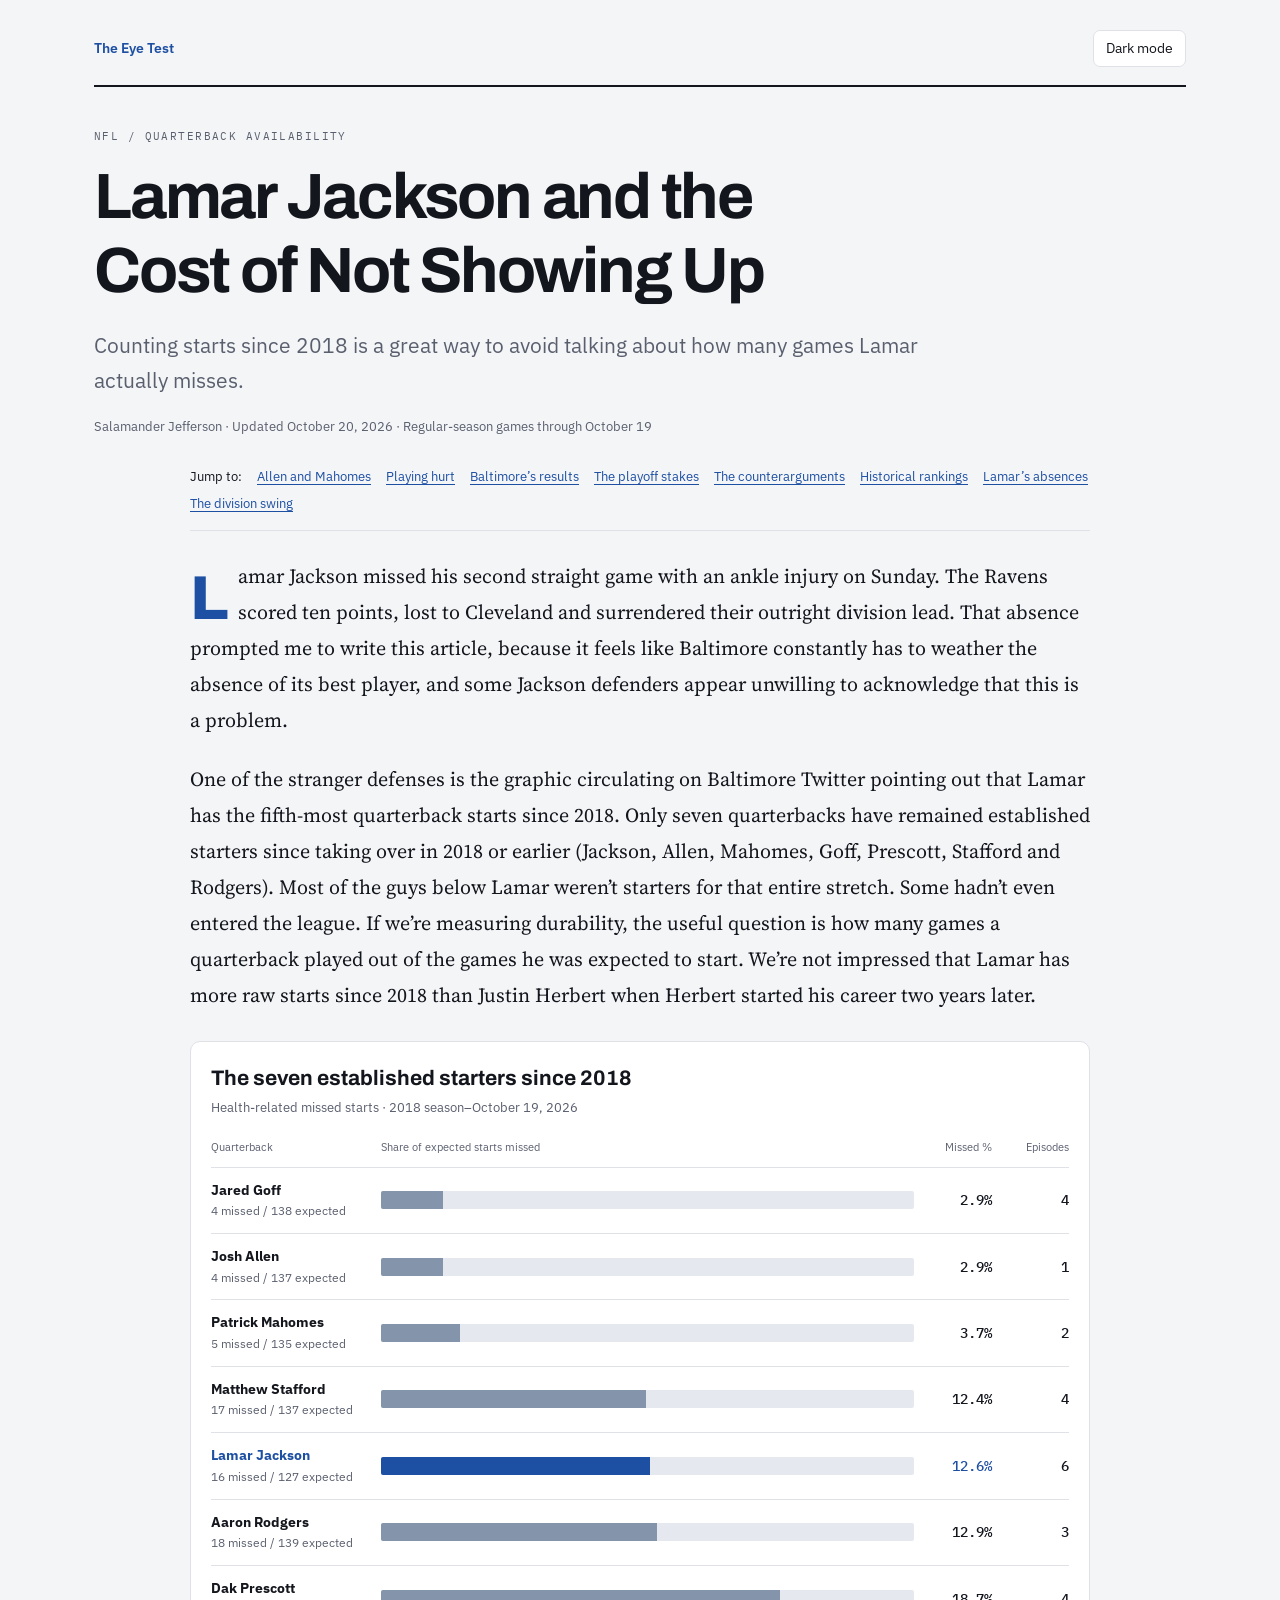
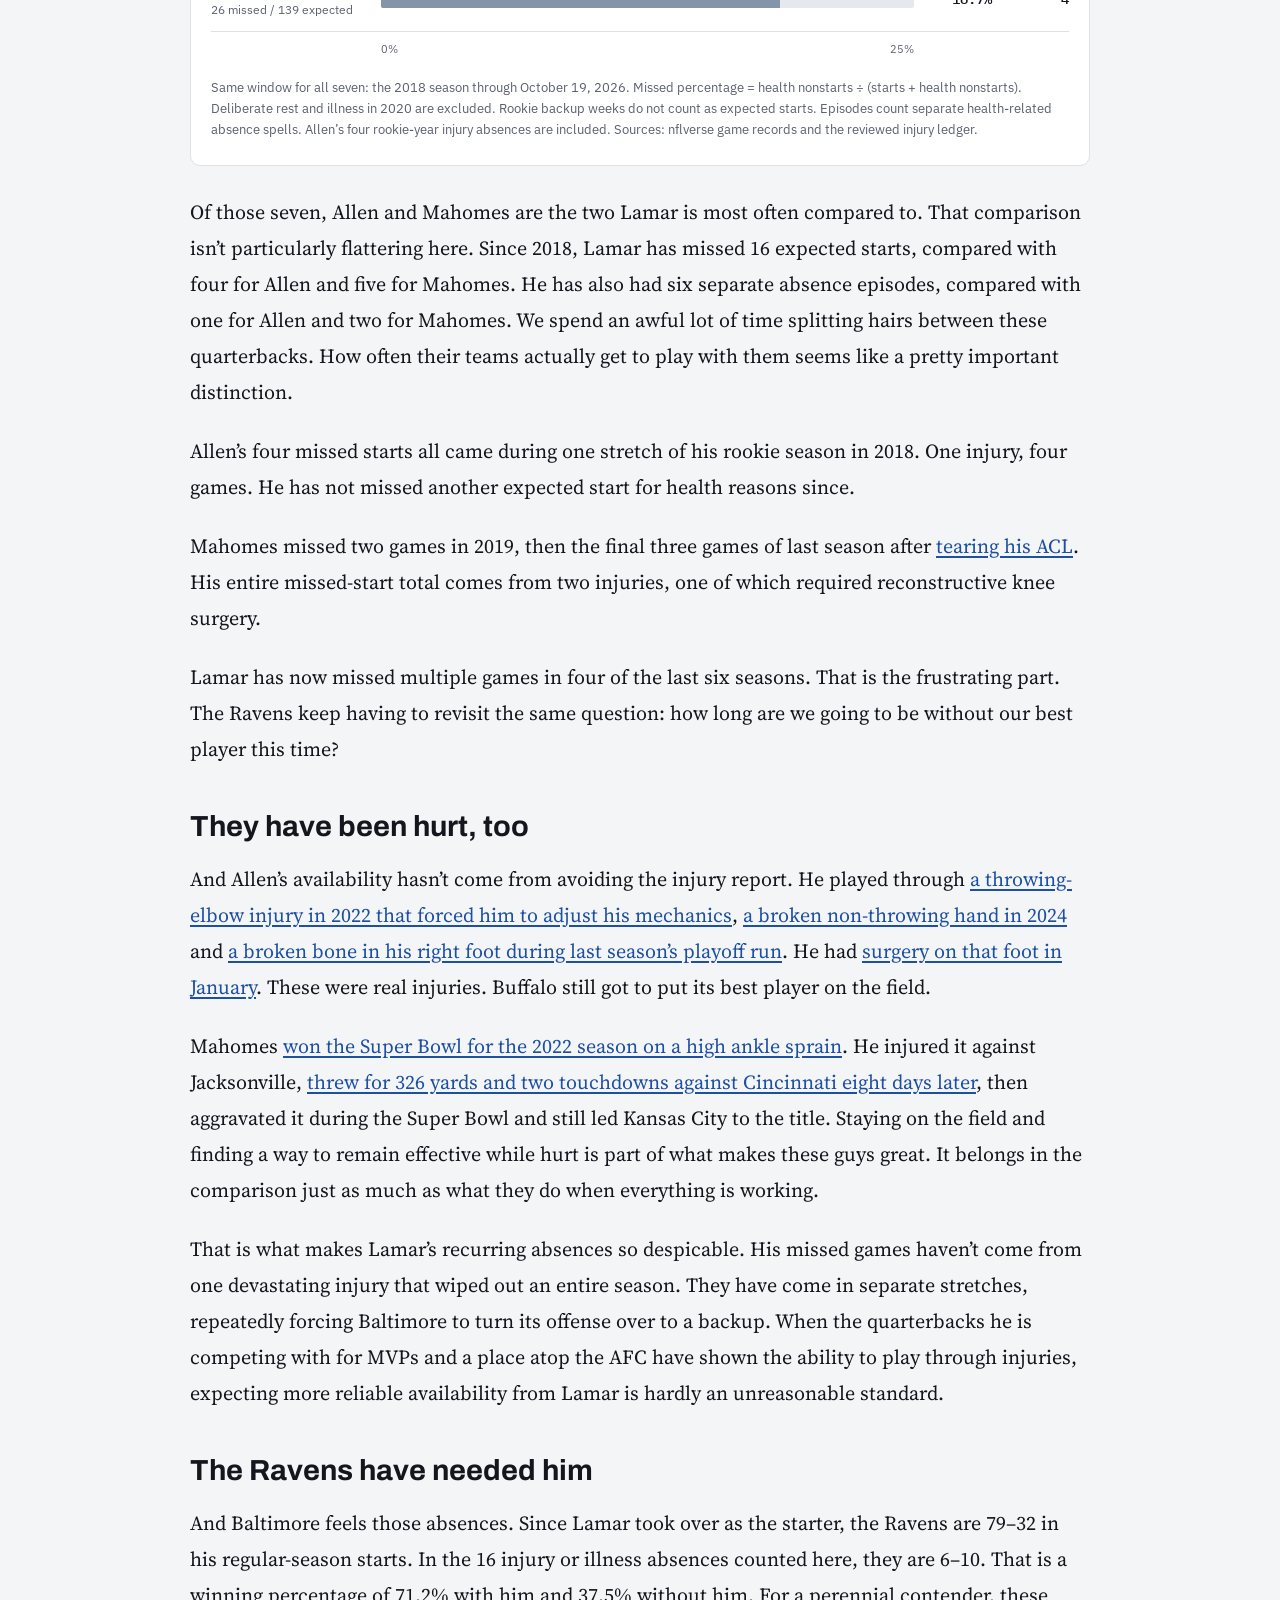
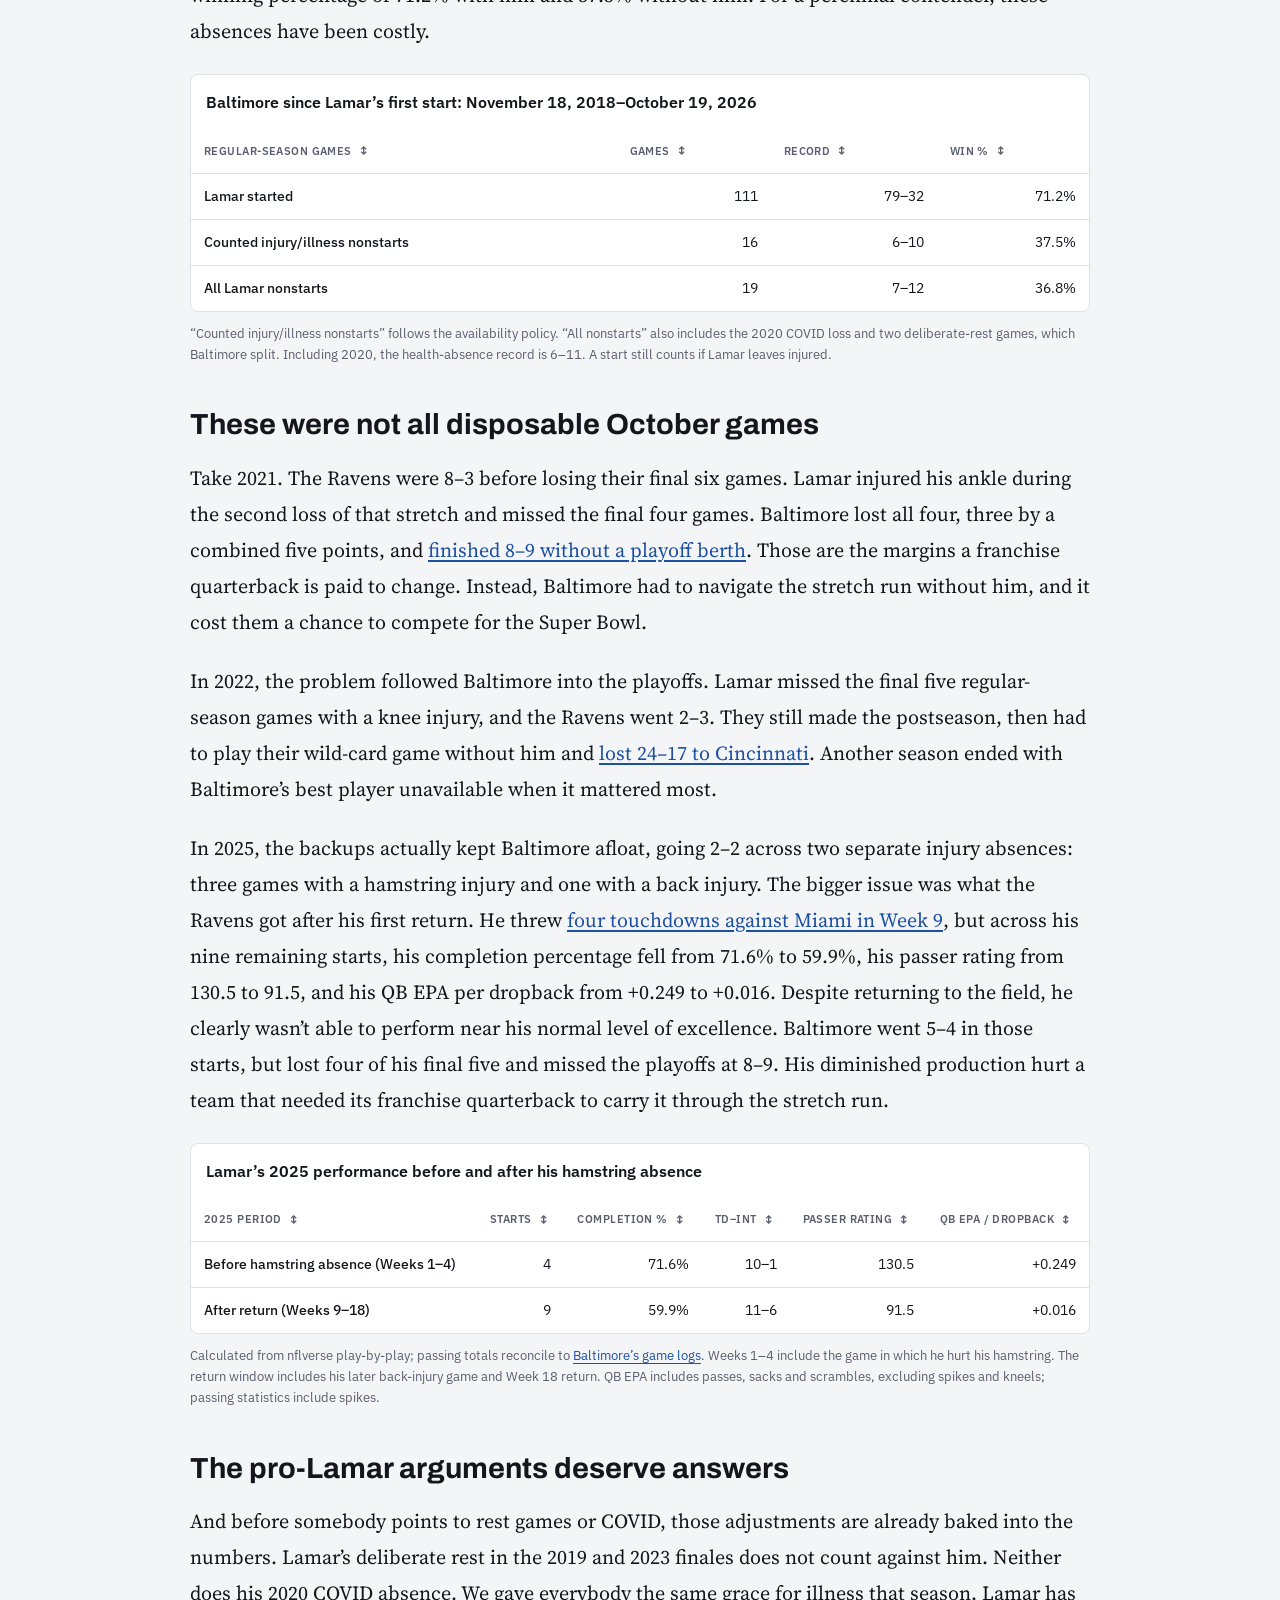
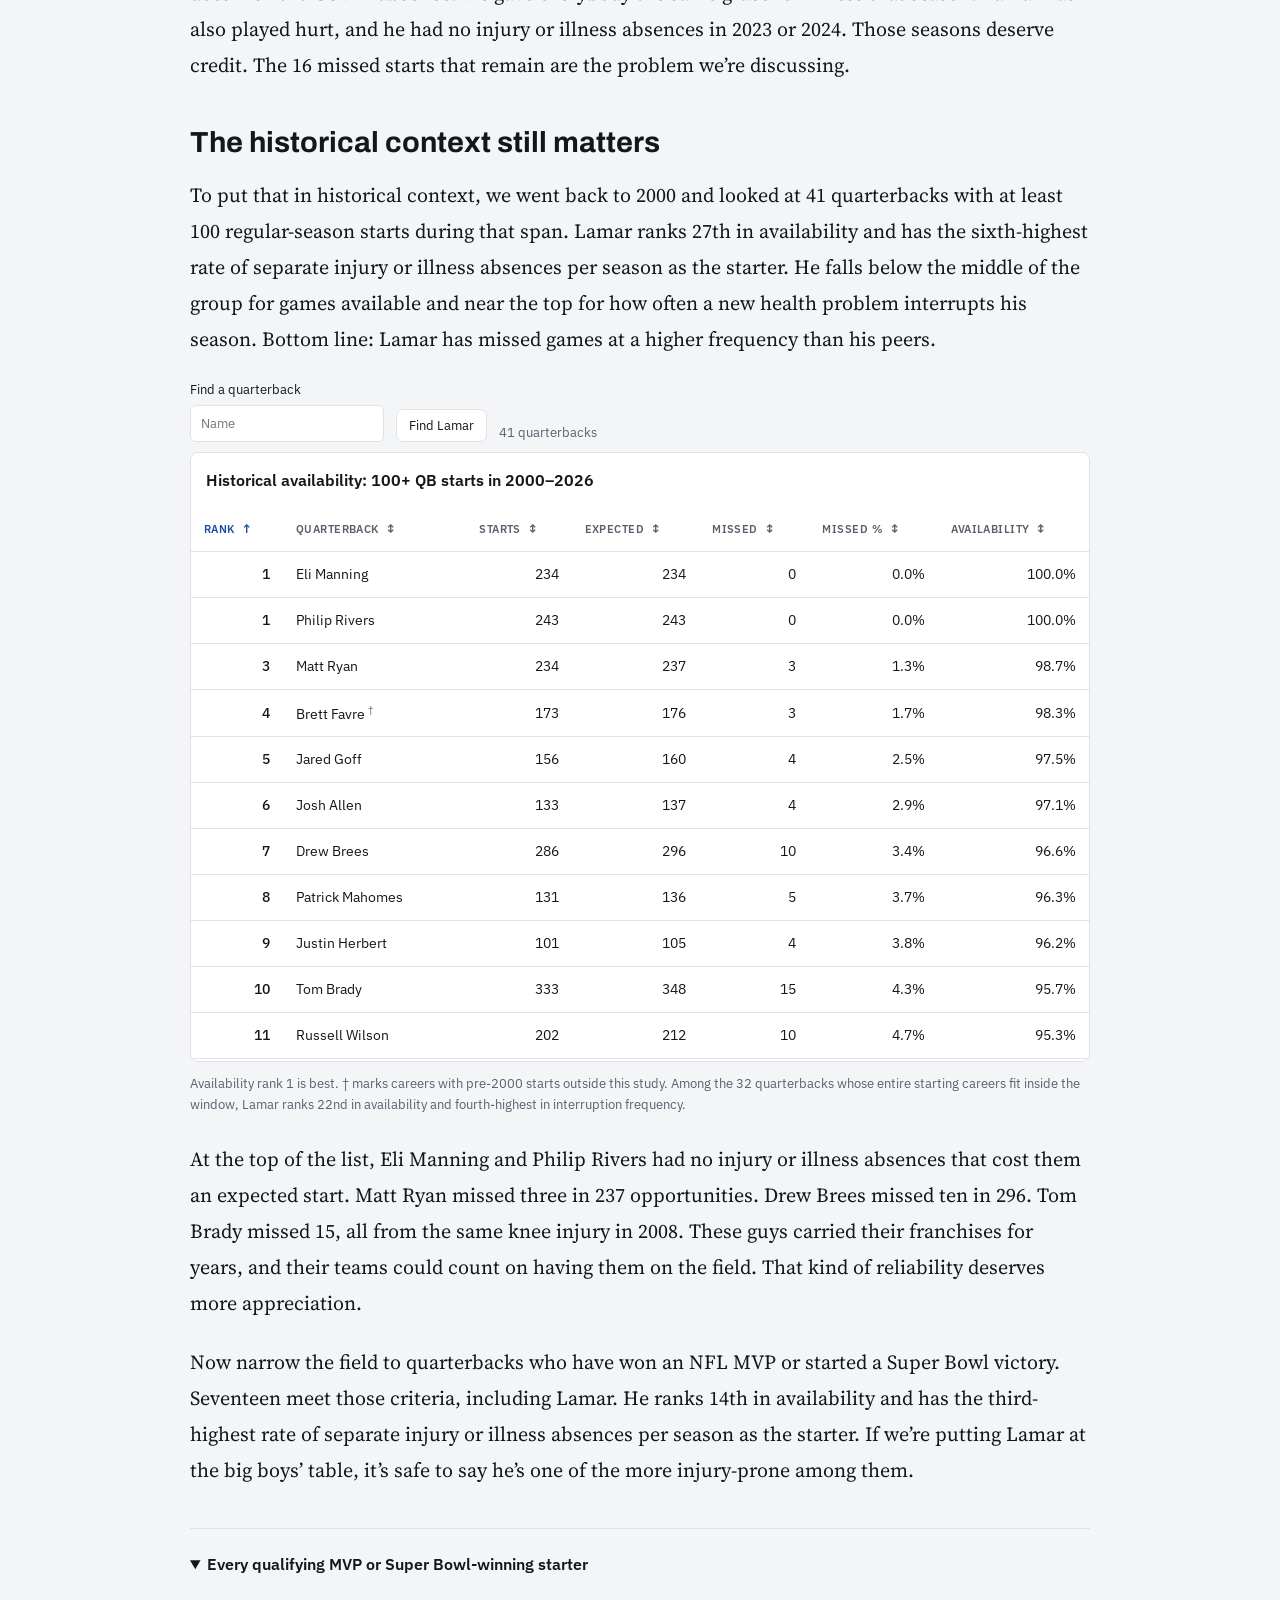
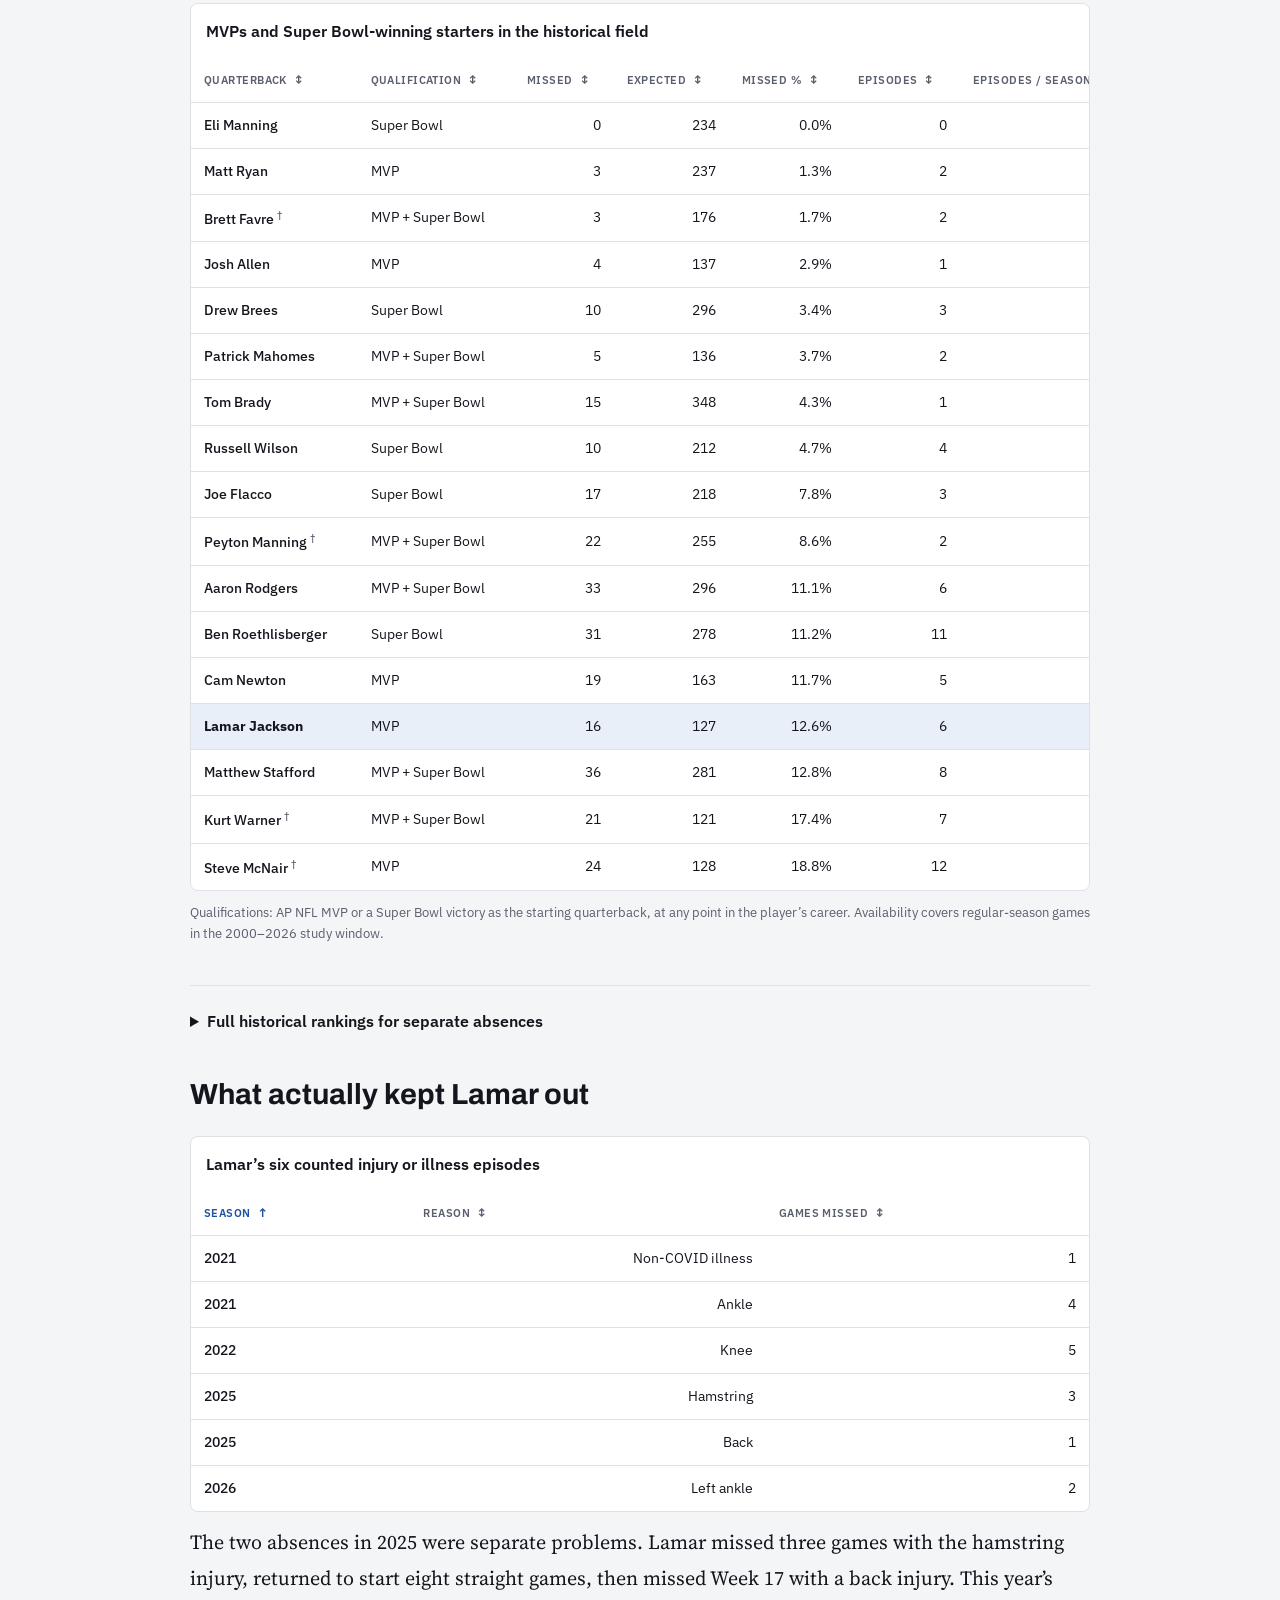
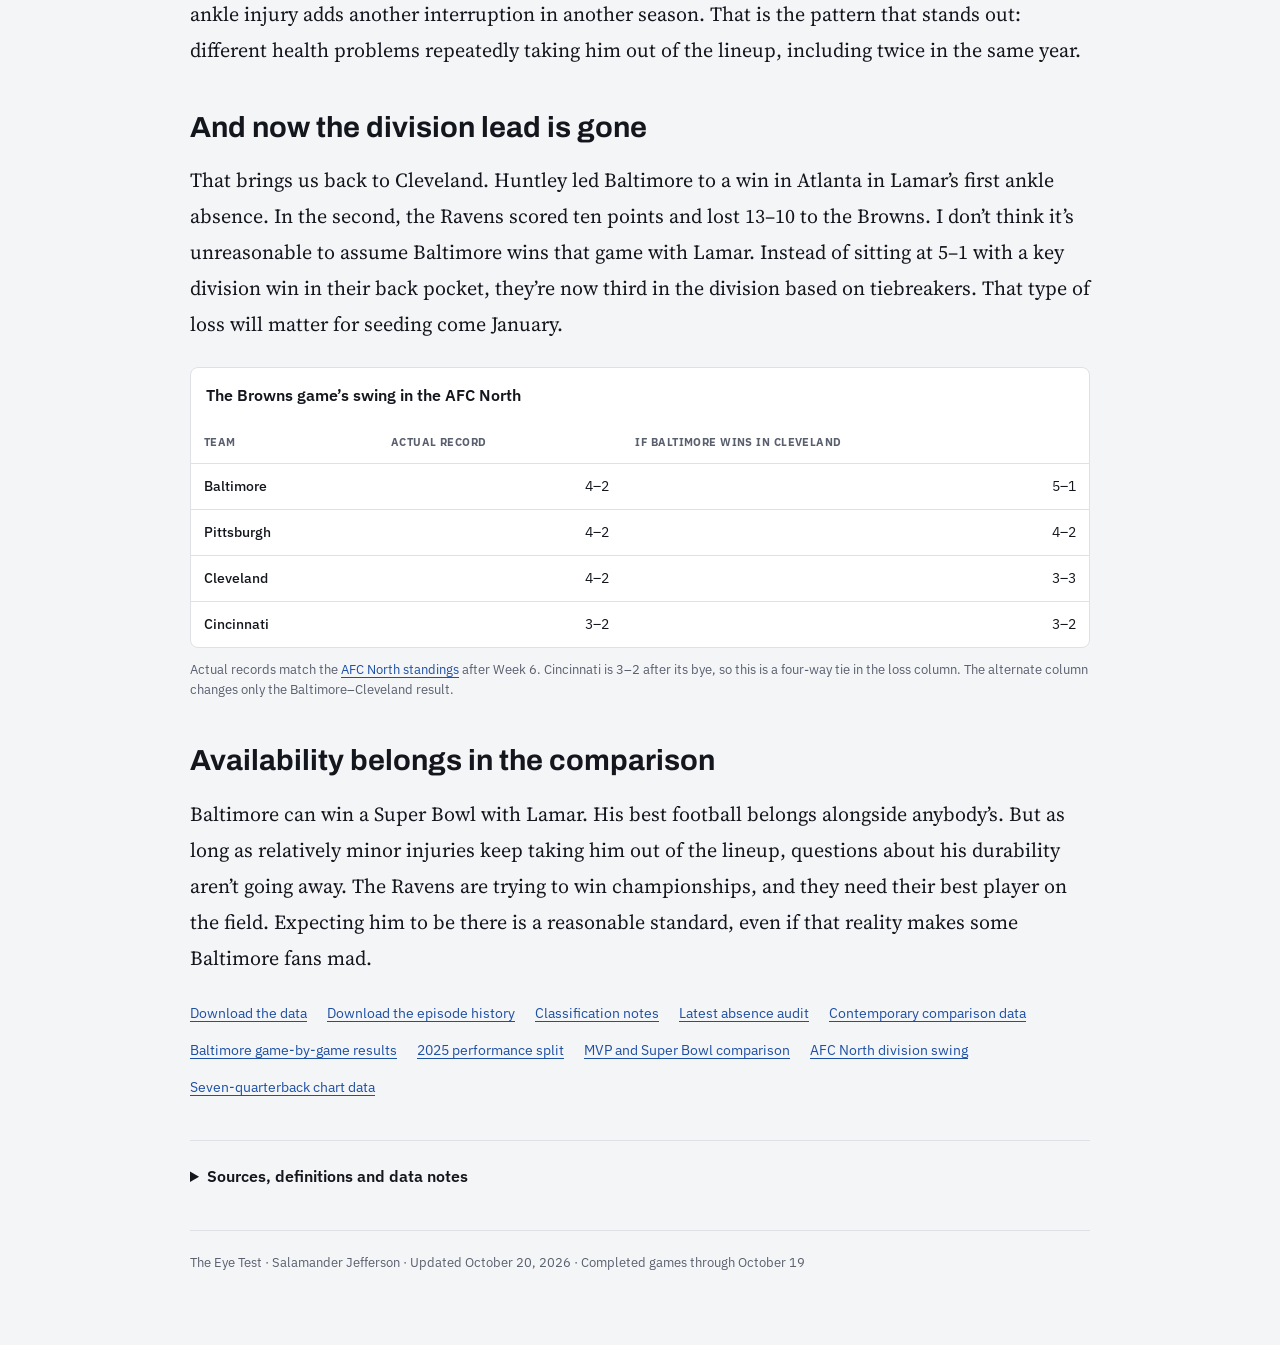
<file: posts/lamar-jackson-availability/index.html>
<!doctype html><html lang="en"><head><meta charset="utf-8"><meta name="viewport" content="width=device-width,initial-scale=1"><meta name="color-scheme" content="light dark"><meta name="description" content="Lamar Jackson’s availability compared with Josh Allen, Patrick Mahomes and 41 historical starters, plus Baltimore’s results in his injury absences."><title>Lamar Jackson and the Cost of Not Showing Up | The Eye Test</title><link rel="preconnect" href="https://fonts.googleapis.com"><link rel="preconnect" href="https://fonts.gstatic.com" crossorigin><link href="https://fonts.googleapis.com/css2?family=Archivo:wght@500;700;800&amp;family=IBM+Plex+Sans:wght@400;500;600&amp;family=IBM+Plex+Mono:wght@400;500&amp;family=Source+Serif+4:opsz,wght@8..60,400;8..60,600&amp;display=swap" rel="stylesheet"><style>
:root{--bg:#f4f5f7;--surface:#fff;--ink:#14161d;--muted:#5a5f6e;--line:#dfe1e7;--blue:#1d4fa3;--track:#e5e9ef;--bar:#8494aa;--wash:#e8eff9}
@media(prefers-color-scheme:dark){:root:not([data-theme="light"]){--bg:#101218;--surface:#171a22;--ink:#edeef2;--muted:#a6acb9;--line:#303541;--blue:#8bb8f5;--track:#292e3a;--bar:#8494aa;--wash:#17263c}}
:root[data-theme="dark"]{--bg:#101218;--surface:#171a22;--ink:#edeef2;--muted:#a6acb9;--line:#303541;--blue:#8bb8f5;--track:#292e3a;--bar:#8494aa;--wash:#17263c}
*{box-sizing:border-box}html{-webkit-text-size-adjust:100%;scroll-behavior:smooth}body{margin:0;background:var(--bg);color:var(--ink);font-family:'IBM Plex Sans',system-ui,sans-serif;line-height:1.65}.wrap{max-width:960px;margin:auto;padding:30px 24px 70px}a{color:var(--blue);text-underline-offset:3px}nav{display:flex;justify-content:space-between;align-items:center;padding-bottom:18px;border-bottom:2px solid var(--ink);gap:20px;font-size:14px}nav a{text-decoration:none;font-weight:600}button{font:inherit;background:var(--surface);border:1px solid var(--line);padding:6px 12px;border-radius:7px;color:var(--ink);cursor:pointer}button:focus-visible,a:focus-visible,summary:focus-visible,.table-wrap:focus-visible{outline:3px solid var(--blue);outline-offset:3px}header{padding:40px 0 30px}.eyebrow{font-family:'IBM Plex Mono',monospace;text-transform:uppercase;letter-spacing:.13em;font-size:11px;color:var(--muted)}h1,h2,h3{font-family:Archivo,system-ui,sans-serif;line-height:1.15;text-wrap:balance}h1{font-size:clamp(38px,6vw,64px);letter-spacing:-.035em;margin:15px 0 18px;max-width:20ch}header .dek{font-size:21px;color:var(--muted);max-width:65ch;margin-bottom:18px}.byline{font-size:13px;color:var(--muted)}.prose{max-width:720px;margin:0 auto;font-family:'Source Serif 4',Georgia,serif;font-size:20px;line-height:1.8}.prose p{margin:0 0 23px}.prose h2{font-size:29px;margin:43px 0 18px}.prose h3{font-size:21px;margin:0 0 19px}.lead:first-letter{float:left;font-family:Archivo,sans-serif;font-size:62px;font-weight:800;line-height:1;padding:10px 9px 0 0;color:var(--blue)}.pull{font-family:Archivo,sans-serif;font-size:25px;line-height:1.4;font-weight:700;border-left:4px solid var(--blue);padding:15px 22px;background:var(--wash);margin:28px 0}.article-jumps{display:flex;flex-wrap:wrap;gap:7px 15px;font-family:'IBM Plex Sans',sans-serif;font-size:13px;line-height:1.5;margin:0 0 27px;padding-bottom:17px;border-bottom:1px solid var(--line)}.definition,.snapshot{font-family:'IBM Plex Sans',sans-serif;padding:22px;background:var(--surface);border:1px solid var(--line);border-radius:8px;font-size:16px;line-height:1.7;margin:26px 0}.definition p,.snapshot p{margin:0 0 12px}.definition p:last-child,.snapshot p:last-child{margin:0}.snapshot{border-left:4px solid var(--blue)}.snapshot h3{font-size:20px;margin-bottom:12px}.formula{font-family:'IBM Plex Mono',monospace;font-size:15px;line-height:1.7}.note,figcaption{font-family:'IBM Plex Sans',sans-serif;font-size:13px;color:var(--muted);line-height:1.6}.note{margin:12px 0 25px!important}.table-wrap{overflow-x:auto;max-width:100%;margin:25px 0 12px;border:1px solid var(--line);border-radius:8px;background:var(--surface)}table{width:100%;min-width:var(--table-min);border-collapse:collapse;font-family:'IBM Plex Sans',sans-serif;font-size:14px;line-height:1.5}caption{text-align:left;padding:15px;font-weight:600;font-size:16px}th,td{padding:12px 13px;border-bottom:1px solid var(--line);text-align:left}th{vertical-align:bottom;font-size:11px;letter-spacing:.04em;text-transform:uppercase;color:var(--muted)}th button{display:flex;align-items:center;gap:6px;width:100%;border:0;padding:0;background:transparent;color:inherit;text-align:inherit;border-radius:0;font-size:inherit;font-weight:600;text-transform:inherit;letter-spacing:inherit;line-height:1.5}.sort-icon{font-size:13px;white-space:nowrap}th[aria-sort]{color:var(--blue)}tbody tr:last-child td{border-bottom:0}td:first-child{font-weight:500;white-space:nowrap}.num{text-align:right;font-variant-numeric:tabular-nums;white-space:nowrap}.focus-row{background:var(--wash)}.focus-row td:first-child{font-weight:700}.chart{font-family:'IBM Plex Sans',sans-serif;margin:28px 0;padding:24px;background:var(--surface);border:1px solid var(--line);border-radius:10px}.chart h3{font-size:21px;margin:0 0 8px}.chart-sub{font-size:13px;line-height:1.5;color:var(--muted);margin-bottom:22px!important}.bar-row{margin:16px 0}.bar-label{display:flex;justify-content:space-between;gap:20px;font-size:15px;line-height:1.4;margin-bottom:7px}.bar-label strong{font-family:'IBM Plex Mono',monospace;font-size:15px}.track{height:12px;background:var(--track);border-radius:2px;overflow:hidden}.bar{display:block;height:100%;background:var(--bar)}.focal .bar{background:var(--blue)}.focal .bar-label{font-weight:700}.axis{display:flex;justify-content:space-between;margin-top:14px;font-size:11px;color:var(--muted)}figcaption{margin-top:20px}.methods{font-family:'IBM Plex Sans',sans-serif;border-top:1px solid var(--line);margin-top:40px;padding-top:22px;font-size:14px;line-height:1.7}.methods summary{font-size:16px;font-weight:600;cursor:pointer}.methods h3{font-size:18px;margin:24px 0 12px}.methods p{margin-bottom:14px}.methods li{margin:8px 0}.methods ol,.methods ul{padding-left:22px}.methods a{overflow-wrap:anywhere}.methods details{margin:18px 0}.data-links{display:flex;flex-wrap:wrap;gap:12px 20px;font-family:'IBM Plex Sans',sans-serif;margin:25px 0}.data-links a{font-size:14px}.footer{margin-top:40px;border-top:1px solid var(--line);padding-top:20px;color:var(--muted);font-family:'IBM Plex Sans',sans-serif;font-size:13px}.sr-only{position:absolute;width:1px;height:1px;padding:0;margin:-1px;overflow:hidden;clip:rect(0,0,0,0);white-space:nowrap;border:0}
@media screen and (min-width:1100px){.wrap{max-width:1140px}.prose{max-width:900px}}
@media(max-width:600px){.wrap{padding:20px 17px 48px}header{padding:28px 0 20px}header .dek{font-size:18px}.prose{font-size:18px;line-height:1.75}.prose h2{font-size:26px}.pull{font-size:22px;padding:15px 17px}.definition,.snapshot,.chart{padding:18px}th,td{padding:10px 11px}table{font-size:13px}.table-wrap td:first-child,.table-wrap th:first-child{position:sticky;left:0;background:var(--surface);z-index:1}.table-wrap tr.focus-row td:first-child{background:var(--wash)}.byline{line-height:1.7}.chart h3{font-size:19px}}
@media(prefers-reduced-motion:reduce){html{scroll-behavior:auto}}
@media print{button#theme{display:none}.wrap{max-width:none}body{background:white;color:black}.table-wrap{overflow:visible}table{min-width:0;font-size:10px}.chart,.snapshot{break-inside:avoid}.methods> *{display:block}}

.table-controls{display:flex;align-items:end;flex-wrap:wrap;gap:12px;font:13px/1.5 'IBM Plex Sans',sans-serif;margin:22px 0 10px}.table-controls label{display:flex;flex-direction:column;gap:5px}.table-controls input{font:inherit;background:var(--surface);color:var(--ink);border:1px solid var(--line);border-radius:6px;padding:8px 10px;max-width:210px}.table-controls span{color:var(--muted)}.table-wrap:has(#availability-table),.table-wrap:has(#frequency-table),.table-wrap:has(#raw-table){max-height:610px;margin-top:10px}.table-wrap th{position:sticky;top:0;z-index:2;background:var(--surface)}sup{font-size:10px;color:var(--muted)}
@media(max-width:600px){#availability-table th:first-child,#availability-table td:first-child{min-width:50px;width:50px}#availability-table th:nth-child(2),#availability-table td:nth-child(2){position:sticky;left:50px;z-index:1;background:var(--surface);white-space:nowrap}#availability-table .focus-row td:nth-child(2){background:var(--wash)}#availability-table th:nth-child(2){z-index:3}#availability-table th:first-child{z-index:4}.table-wrap:has(#availability-table),.table-wrap:has(#frequency-table),.table-wrap:has(#raw-table){max-height:535px}.table-controls input{max-width:190px}}
@media print{.table-controls{display:none}.table-wrap:has(table){max-height:none}}

.seven-health{padding:24px 20px}.seven-health-head,.seven-health-row,.seven-health-axis{display:grid;grid-template-columns:158px minmax(90px,1fr) 66px 65px;gap:12px;align-items:center}.seven-health-head{font-size:11px;line-height:1.35;color:var(--muted);padding:0 0 12px;border-bottom:1px solid var(--line)}.seven-health-head>span:nth-last-child(-n+2){text-align:right}.seven-health-row{padding:13px 0;border-bottom:1px solid var(--line)}.seven-health-name{font-size:14px;line-height:1.4}.seven-health-name strong,.seven-health-name span{display:block}.seven-health-name span{font-size:12px;color:var(--muted);margin-top:3px}.seven-health-track{height:18px;background:var(--track);border-radius:2px;overflow:hidden}.seven-health-track>span{display:block;height:100%;background:var(--bar)}.seven-health-pct,.seven-health-episodes{font:500 14px 'IBM Plex Mono',monospace;text-align:right;font-variant-numeric:tabular-nums}.seven-health-focus .seven-health-track>span{background:var(--blue)}.seven-health-focus .seven-health-name strong,.seven-health-focus .seven-health-pct{color:var(--blue)}.seven-health-axis{font-size:11px;color:var(--muted);padding-top:8px}.seven-health-axis>div{display:flex;justify-content:space-between}.seven-health figcaption{margin-top:18px}
@media(max-width:600px){.seven-health{padding:18px 12px}.seven-health-head,.seven-health-row,.seven-health-axis{grid-template-columns:110px minmax(40px,1fr) 46px 43px;gap:7px}.seven-health-name{font-size:13px}.seven-health-name span{font-size:11px}.seven-health-head{font-size:10px}.seven-health-head>span:nth-child(2){font-size:0}.seven-health-pct,.seven-health-episodes{font-size:13px}.seven-health-track{height:16px}}
/* Responsive evidence views; original tables remain the source of truth. */
.mobile-table{display:none}
.seven-health-episode-label{display:none}
@media screen and (max-width:600px){
 .seven-health{padding:18px 16px}
 .seven-health-head{display:none}
 .seven-health-row{grid-template-columns:minmax(0,1fr) auto;gap:9px 12px;padding:16px 0}
 .seven-health-name{grid-column:1;grid-row:1;font-size:15px}
 .seven-health-name span{font-size:12px}
 .seven-health-pct{grid-column:2;grid-row:1;align-self:start;font-size:18px;padding-top:1px}
 .seven-health-track{grid-column:1/-1;grid-row:2;height:16px}
 .seven-health-episodes{grid-column:1/-1;grid-row:3;font:13px/1.4 'IBM Plex Sans',sans-serif;text-align:left;color:var(--muted)}
 .seven-health-episode-label{display:inline}
 .seven-health-axis{display:block;padding-top:10px}
 .seven-health-axis>span{display:none}
 .seven-health-axis>div{font-size:12px}
 .seven-health .chart-sub{margin-bottom:8px!important}
 .seven-health figcaption{font-size:13px}
 .table-wrap.mobile-enabled{display:none}
 .mobile-table{display:block;min-width:0;margin:22px 0 12px;font:14px/1.5 'IBM Plex Sans',sans-serif}
 .mobile-table h3{font:600 17px/1.35 'IBM Plex Sans',sans-serif;margin:0 0 12px}
 .mobile-table-toolbar{display:flex;align-items:center;gap:10px;margin-bottom:12px}
 .mobile-table-toolbar label{flex:1;min-width:0;font-size:12px;color:var(--muted)}
 .mobile-table select{display:block;width:100%;max-width:100%;min-height:44px;margin-top:4px;padding:8px;background:var(--surface);color:var(--ink);border:1px solid var(--line);border-radius:6px;font:14px 'IBM Plex Sans',sans-serif}
 .mobile-order{min-height:44px;align-self:end;font-size:13px;white-space:nowrap}
 .mobile-record{margin:0;border:1px solid var(--line);border-bottom:0;background:var(--surface)}
 .mobile-record:first-child{border-radius:8px 8px 0 0}
 .mobile-record:last-child{border-bottom:1px solid var(--line);border-radius:0 0 8px 8px}
 .mobile-record:only-child{border-radius:8px}
 .mobile-record.focus-row{background:var(--wash);border-left:3px solid var(--blue)}
 .mobile-record>summary{display:block;position:relative;padding:13px 30px 13px 12px;min-height:44px;cursor:pointer;list-style:none}
 .mobile-record>summary::-webkit-details-marker{display:none}
 .mobile-record>summary::after{content:'+';position:absolute;top:12px;right:11px;color:var(--blue);font-size:18px;line-height:1.2}
 .mobile-record[open]>summary::after{content:'−'}
 .mobile-record-name{display:block;font-size:15px;font-weight:600;line-height:1.4;overflow-wrap:anywhere}
 .mobile-record-rank{font-size:12px;font-weight:400;color:var(--muted);margin-right:7px}
 .mobile-metrics{display:grid;grid-template-columns:repeat(var(--metrics,3),minmax(0,1fr));gap:8px;margin-top:10px}
 .mobile-metric-label{display:block;font-size:11px;line-height:1.4;color:var(--muted)}
 .mobile-metric-value{display:block;font-size:15px;font-weight:600;font-variant-numeric:tabular-nums;margin-top:2px}
 .mobile-record dl{margin:0 12px 14px;padding-top:10px;border-top:1px solid var(--line)}
 .mobile-record dl>div{display:flex;justify-content:space-between;gap:12px;margin:5px 0;font-size:13px}
 .mobile-record dt{color:var(--muted)}
 .mobile-record dd{margin:0;text-align:right;font-variant-numeric:tabular-nums}
 .mobile-show-all{display:block;width:100%;min-height:44px;margin-top:12px}
 .mobile-table-status{margin:10px 0!important;font-size:12px;color:var(--muted)}
 .mobile-table .mobile-empty{margin:0!important;padding:14px;background:var(--surface);border:1px solid var(--line);border-radius:7px}
 .table-controls{gap:10px}
 .table-controls input{min-height:44px;max-width:100%;width:100%}
 .table-controls label{flex:1;min-width:150px}
 .table-controls button{min-height:44px}
 .table-controls>span{flex-basis:100%}
 .mobile-table select:focus-visible{outline:3px solid var(--blue);outline-offset:3px}
}
@media print{.mobile-table{display:none!important}.table-wrap.mobile-enabled{display:block}}
@media screen and (max-width:600px){
 .mobile-table [hidden]{display:none!important}
 .seven-health-pct::after{content:'missed';display:block;font:12px/1.5 'IBM Plex Sans',sans-serif;color:var(--muted);text-align:right}
}

</style></head><body><div class="wrap"><nav><a href="https://mpg000f.github.io/">The Eye Test</a><button id="theme" type="button">Dark mode</button></nav><header><div class="eyebrow">NFL / Quarterback availability</div><h1>Lamar Jackson and the Cost of Not Showing Up</h1><p class="dek">Counting starts since 2018 is a great way to avoid talking about how many games Lamar actually misses.</p><div class="byline">Salamander Jefferson · Updated October 20, 2026 · Regular-season games through October 19</div></header><article class="prose"><div class="article-jumps" aria-label="Article sections"><span>Jump to:</span><a href="#peers">Allen and Mahomes</a><a href="#playing-hurt">Playing hurt</a><a href="#ravens">Baltimore’s results</a><a href="#stakes">The playoff stakes</a><a href="#counterarguments">The counterarguments</a><a href="#history">Historical rankings</a><a href="#lamar">Lamar’s absences</a><a href="#current">The division swing</a></div>
<p class="lead">Lamar Jackson missed his second straight game with an ankle injury on Sunday. The Ravens scored ten points, lost to Cleveland and surrendered their outright division lead. That absence prompted me to write this article, because it feels like Baltimore constantly has to weather the absence of its best player, and some Jackson defenders appear unwilling to acknowledge that this is a problem.</p><p>One of the stranger defenses is the graphic circulating on Baltimore Twitter pointing out that Lamar has the fifth-most quarterback starts since 2018. Only seven quarterbacks have remained established starters since taking over in 2018 or earlier (Jackson, Allen, Mahomes, Goff, Prescott, Stafford and Rodgers). Most of the guys below Lamar weren’t starters for that entire stretch. Some hadn’t even entered the league. If we’re measuring durability, the useful question is how many games a quarterback played out of the games he was expected to start. We’re not impressed that Lamar has more raw starts since 2018 than Justin Herbert when Herbert started his career two years later.</p><figure class="chart seven-health" id="seven-health-chart" aria-labelledby="seven-health-title"><h3 id="seven-health-title">The seven established starters since 2018</h3><p class="chart-sub">Health-related missed starts · 2018 season–October 19, 2026</p><div class="seven-health-head" aria-hidden="true"><span>Quarterback</span><span>Share of expected starts missed</span><span>Missed %</span><span>Episodes</span></div><div role="list" aria-label="Seven quarterbacks ranked by missed-start percentage"><div class="seven-health-row" role="listitem"><div class="seven-health-name"><strong>Jared Goff</strong><span>4 missed / 138 expected</span></div><div class="seven-health-track" aria-hidden="true"><span style="width:11.594203%"></span></div><strong class="seven-health-pct">2.9%</strong><span class="seven-health-episodes">4<span class="seven-health-episode-label"> absence episodes</span></span></div><div class="seven-health-row" role="listitem"><div class="seven-health-name"><strong>Josh Allen</strong><span>4 missed / 137 expected</span></div><div class="seven-health-track" aria-hidden="true"><span style="width:11.678832%"></span></div><strong class="seven-health-pct">2.9%</strong><span class="seven-health-episodes">1<span class="seven-health-episode-label"> absence episode</span></span></div><div class="seven-health-row" role="listitem"><div class="seven-health-name"><strong>Patrick Mahomes</strong><span>5 missed / 135 expected</span></div><div class="seven-health-track" aria-hidden="true"><span style="width:14.814815%"></span></div><strong class="seven-health-pct">3.7%</strong><span class="seven-health-episodes">2<span class="seven-health-episode-label"> absence episodes</span></span></div><div class="seven-health-row" role="listitem"><div class="seven-health-name"><strong>Matthew Stafford</strong><span>17 missed / 137 expected</span></div><div class="seven-health-track" aria-hidden="true"><span style="width:49.635036%"></span></div><strong class="seven-health-pct">12.4%</strong><span class="seven-health-episodes">4<span class="seven-health-episode-label"> absence episodes</span></span></div><div class="seven-health-row seven-health-focus" role="listitem"><div class="seven-health-name"><strong>Lamar Jackson</strong><span>16 missed / 127 expected</span></div><div class="seven-health-track" aria-hidden="true"><span style="width:50.393701%"></span></div><strong class="seven-health-pct">12.6%</strong><span class="seven-health-episodes">6<span class="seven-health-episode-label"> absence episodes</span></span></div><div class="seven-health-row" role="listitem"><div class="seven-health-name"><strong>Aaron Rodgers</strong><span>18 missed / 139 expected</span></div><div class="seven-health-track" aria-hidden="true"><span style="width:51.798561%"></span></div><strong class="seven-health-pct">12.9%</strong><span class="seven-health-episodes">3<span class="seven-health-episode-label"> absence episodes</span></span></div><div class="seven-health-row" role="listitem"><div class="seven-health-name"><strong>Dak Prescott</strong><span>26 missed / 139 expected</span></div><div class="seven-health-track" aria-hidden="true"><span style="width:74.820144%"></span></div><strong class="seven-health-pct">18.7%</strong><span class="seven-health-episodes">4<span class="seven-health-episode-label"> absence episodes</span></span></div></div><div class="seven-health-axis" aria-hidden="true"><span></span><div><span>0%</span><span>25%</span></div><span></span><span></span></div><figcaption>Same window for all seven: the 2018 season through October 19, 2026. Missed percentage = health nonstarts ÷ (starts + health nonstarts). Deliberate rest and illness in 2020 are excluded. Rookie backup weeks do not count as expected starts. Episodes count separate health-related absence spells. Allen’s four rookie-year injury absences are included. Sources: nflverse game records and the reviewed injury ledger.</figcaption></figure><p id="peers">Of those seven, Allen and Mahomes are the two Lamar is most often compared to. That comparison isn’t particularly flattering here. Since 2018, Lamar has missed 16 expected starts, compared with four for Allen and five for Mahomes. He has also had six separate absence episodes, compared with one for Allen and two for Mahomes. We spend an awful lot of time splitting hairs between these quarterbacks. How often their teams actually get to play with them seems like a pretty important distinction.</p><p>Allen’s four missed starts all came during one stretch of his rookie season in 2018. One injury, four games. He has not missed another expected start for health reasons since.</p><p>Mahomes missed two games in 2019, then the final three games of last season after <a href="https://www.chiefs.com/news/injury-update-on-qb-patrick-mahomes">tearing his ACL</a>. His entire missed-start total comes from two injuries, one of which required reconstructive knee surgery.</p><p>Lamar has now missed multiple games in four of the last six seasons. That is the frustrating part. The Ravens keep having to revisit the same question: how long are we going to be without our best player this time?</p><h2 id="playing-hurt">They have been hurt, too</h2><p>And Allen’s availability hasn’t come from avoiding the injury report. He played through <a href="https://www.buffalobills.com/news/josh-allen-details-season-ending-loss-his-elbow-injury-buffalo-bills">a throwing-elbow injury in 2022 that forced him to adjust his mechanics</a>, <a href="https://www.nfl.com/news/bills-qb-josh-allen-has-played-through-broken-hand-during-mvp-caliber-season-in-2024">a broken non-throwing hand in 2024</a> and <a href="https://amp.nfl.com/news/bills-qb-josh-allen-will-be-ready-for-offseason-program-after-surgery-on-broken-bone-in-right-foot">a broken bone in his right foot during last season’s playoff run</a>. He had <a href="https://www.buffalobills.com/news/five-things-to-know-about-the-2026-buffalo-bills-roster-going-into-the-offseason">surgery on that foot in January</a>. These were real injuries. Buffalo still got to put its best player on the field.</p><p>Mahomes <a href="https://www.chiefs.com/news/10-quicks-facts-about-the-chiefs-victory-in-super-bowl-lvii-upon-further-revieww">won the Super Bowl for the 2022 season on a high ankle sprain</a>. He injured it against Jacksonville, <a href="https://www.chiefs.com/news/chiefs-defeat-bengals-23-20-to-secure-a-third-afc-championship-in-four-years">threw for 326 yards and two touchdowns against Cincinnati eight days later</a>, then aggravated it during the Super Bowl and still led Kansas City to the title. Staying on the field and finding a way to remain effective while hurt is part of what makes these guys great. It belongs in the comparison just as much as what they do when everything is working.</p><p>That is what makes Lamar’s recurring absences so despicable. His missed games haven’t come from one devastating injury that wiped out an entire season. They have come in separate stretches, repeatedly forcing Baltimore to turn its offense over to a backup. When the quarterbacks he is competing with for MVPs and a place atop the AFC have shown the ability to play through injuries, expecting more reliable availability from Lamar is hardly an unreasonable standard.</p><h2 id="ravens">The Ravens have needed him</h2><p>And Baltimore feels those absences. Since Lamar took over as the starter, the Ravens are 79–32 in his regular-season starts. In the 16 injury or illness absences counted here, they are 6–10. That is a winning percentage of 71.2% with him and 37.5% without him. For a perennial contender, these absences have been costly.</p><div class="table-wrap" tabindex="0" role="region" aria-label="Baltimore since Lamar’s first start: November 18, 2018–October 19, 2026"><table id="ravens-record" data-sortable style="--table-min:700px"><caption>Baltimore since Lamar’s first start: November 18, 2018–October 19, 2026</caption><thead><tr><th scope="col" data-type="text"><button type="button">Regular-season games<span class="sort-icon" aria-hidden="true">↕</span></button></th><th scope="col" data-type="number"><button type="button">Games<span class="sort-icon" aria-hidden="true">↕</span></button></th><th scope="col" data-type="number"><button type="button">Record<span class="sort-icon" aria-hidden="true">↕</span></button></th><th scope="col" data-type="number"><button type="button">Win %<span class="sort-icon" aria-hidden="true">↕</span></button></th></tr></thead><tbody><tr><td data-sort="Lamar started">Lamar started</td><td class="num" data-sort="111">111</td><td class="num" data-sort="79">79–32</td><td class="num" data-sort="71.17117117117117">71.2%</td></tr><tr><td data-sort="Counted injury/illness nonstarts">Counted injury/illness nonstarts</td><td class="num" data-sort="16">16</td><td class="num" data-sort="6">6–10</td><td class="num" data-sort="37.5">37.5%</td></tr><tr><td data-sort="All Lamar nonstarts">All Lamar nonstarts</td><td class="num" data-sort="19">19</td><td class="num" data-sort="7">7–12</td><td class="num" data-sort="36.8421052631579">36.8%</td></tr></tbody></table></div>
<p class="note">“Counted injury/illness nonstarts” follows the availability policy. “All nonstarts” also includes the 2020 COVID loss and two deliberate-rest games, which Baltimore split. Including 2020, the health-absence record is 6–11. A start still counts if Lamar leaves injured.</p>
<h2 id="stakes">These were not all disposable October games</h2><p>Take 2021. The Ravens were 8–3 before losing their final six games. Lamar injured his ankle during the second loss of that stretch and missed the final four games. Baltimore lost all four, three by a combined five points, and <a href="https://www.baltimoreravens.com/news/close-wasn-t-enough-for-ravens-in-challenging-2021-season">finished 8–9 without a playoff berth</a>. Those are the margins a franchise quarterback is paid to change. Instead, Baltimore had to navigate the stretch run without him, and it cost them a chance to compete for the Super Bowl.</p><p>In 2022, the problem followed Baltimore into the playoffs. Lamar missed the final five regular-season games with a knee injury, and the Ravens went 2–3. They still made the postseason, then had to play their wild-card game without him and <a href="https://www.baltimoreravens.com/news/breakdown-five-thoughts-playoff-loss-ravens-bengals">lost 24–17 to Cincinnati</a>. Another season ended with Baltimore’s best player unavailable when it mattered most.</p><p>In 2025, the backups actually kept Baltimore afloat, going 2–2 across two separate injury absences: three games with a hamstring injury and one with a back injury. The bigger issue was what the Ravens got after his first return. He threw <a href="https://www.baltimoreravens.com/news/lamar-jackson-returns-hot-four-touchdowns-ravens-dolphins-return-hamstring-injury">four touchdowns against Miami in Week 9</a>, but across his nine remaining starts, his completion percentage fell from 71.6% to 59.9%, his passer rating from 130.5 to 91.5, and his QB EPA per dropback from +0.249 to +0.016. Despite returning to the field, he clearly wasn’t able to perform near his normal level of excellence. Baltimore went 5–4 in those starts, but lost four of his final five and missed the playoffs at 8–9. His diminished production hurt a team that needed its franchise quarterback to carry it through the stretch run.</p><div class="table-wrap" tabindex="0" role="region" aria-label="Lamar’s 2025 performance before and after his hamstring absence"><table id="lamar-2025-split" data-sortable style="--table-min:850px"><caption>Lamar’s 2025 performance before and after his hamstring absence</caption><thead><tr><th scope="col" data-type="text"><button type="button">2025 period<span class="sort-icon" aria-hidden="true">↕</span></button></th><th scope="col" data-type="number"><button type="button">Starts<span class="sort-icon" aria-hidden="true">↕</span></button></th><th scope="col" data-type="number"><button type="button">Completion %<span class="sort-icon" aria-hidden="true">↕</span></button></th><th scope="col" data-type="number"><button type="button">TD–INT<span class="sort-icon" aria-hidden="true">↕</span></button></th><th scope="col" data-type="number"><button type="button">Passer rating<span class="sort-icon" aria-hidden="true">↕</span></button></th><th scope="col" data-type="number"><button type="button">QB EPA / dropback<span class="sort-icon" aria-hidden="true">↕</span></button></th></tr></thead><tbody><tr><td data-sort="Before hamstring absence (Weeks 1–4)">Before hamstring absence (Weeks 1–4)</td><td class="num" data-sort="4">4</td><td class="num" data-sort="71.57894736842105">71.6%</td><td class="num" data-sort="10">10–1</td><td class="num" data-sort="130.5482456140351">130.5</td><td class="num" data-sort="0.2492723557462523">+0.249</td></tr><tr><td data-sort="After return (Weeks 9–18)">After return (Weeks 9–18)</td><td class="num" data-sort="9">9</td><td class="num" data-sort="59.90338164251208">59.9%</td><td class="num" data-sort="11">11–6</td><td class="num" data-sort="91.45531400966183">91.5</td><td class="num" data-sort="0.016453846217156">+0.016</td></tr></tbody></table></div><p class="note">Calculated from nflverse play-by-play; passing totals reconcile to <a href="https://www.baltimoreravens.com/team/players-roster/lamar-jackson/logs/2025/reg/">Baltimore’s game logs</a>. Weeks 1–4 include the game in which he hurt his hamstring. The return window includes his later back-injury game and Week 18 return. QB EPA includes passes, sacks and scrambles, excluding spikes and kneels; passing statistics include spikes.</p><h2 id="counterarguments">The pro-Lamar arguments deserve answers</h2><p>And before somebody points to rest games or COVID, those adjustments are already baked into the numbers. Lamar’s deliberate rest in the 2019 and 2023 finales does not count against him. Neither does his 2020 COVID absence. We gave everybody the same grace for illness that season. Lamar has also played hurt, and he had no injury or illness absences in 2023 or 2024. Those seasons deserve credit. The 16 missed starts that remain are the problem we’re discussing.</p><h2 id="history">The historical context still matters</h2>
<p>To put that in historical context, we went back to 2000 and looked at 41 quarterbacks with at least 100 regular-season starts during that span. Lamar ranks 27th in availability and has the sixth-highest rate of separate injury or illness absences per season as the starter. He falls below the middle of the group for games available and near the top for how often a new health problem interrupts his season. Bottom line: Lamar has missed games at a higher frequency than his peers.</p><div class="table-controls"><label>Find a quarterback <input type="search" data-filter="availability-table" placeholder="Name" aria-controls="availability-table"></label><button type="button" data-find="availability-table">Find Lamar</button><span data-count="availability-table" aria-live="polite">41 quarterbacks</span></div><div class="table-wrap" tabindex="0" role="region" aria-label="Historical availability: 100+ QB starts in 2000–2026"><table id="availability-table" data-sortable style="--table-min:830px"><caption>Historical availability: 100+ QB starts in 2000–2026</caption><thead><tr><th scope="col" data-type="number" aria-sort="ascending"><button type="button">Rank<span class="sort-icon" aria-hidden="true">↑</span></button></th><th scope="col" data-type="text"><button type="button">Quarterback<span class="sort-icon" aria-hidden="true">↕</span></button></th><th scope="col" data-type="number"><button type="button">Starts<span class="sort-icon" aria-hidden="true">↕</span></button></th><th scope="col" data-type="number"><button type="button">Expected<span class="sort-icon" aria-hidden="true">↕</span></button></th><th scope="col" data-type="number"><button type="button">Missed<span class="sort-icon" aria-hidden="true">↕</span></button></th><th scope="col" data-type="number"><button type="button">Missed %<span class="sort-icon" aria-hidden="true">↕</span></button></th><th scope="col" data-type="number"><button type="button">Availability<span class="sort-icon" aria-hidden="true">↕</span></button></th></tr></thead><tbody><tr><td class="num" data-sort="1.0">1</td><td data-sort="Eli Manning">Eli Manning</td><td class="num" data-sort="234.0">234</td><td class="num" data-sort="234.0">234</td><td class="num" data-sort="0.0">0</td><td class="num" data-sort="0.0">0.0%</td><td class="num" data-sort="100.0">100.0%</td></tr><tr><td class="num" data-sort="1.0">1</td><td data-sort="Philip Rivers">Philip Rivers</td><td class="num" data-sort="243.0">243</td><td class="num" data-sort="243.0">243</td><td class="num" data-sort="0.0">0</td><td class="num" data-sort="0.0">0.0%</td><td class="num" data-sort="100.0">100.0%</td></tr><tr><td class="num" data-sort="3.0">3</td><td data-sort="Matt Ryan">Matt Ryan</td><td class="num" data-sort="234.0">234</td><td class="num" data-sort="237.0">237</td><td class="num" data-sort="3.0">3</td><td class="num" data-sort="1.2658227848101269">1.3%</td><td class="num" data-sort="98.73417721518987">98.7%</td></tr><tr><td class="num" data-sort="4.0">4</td><td data-sort="Brett Favre">Brett Favre <sup title="Career began before the study window">†</sup></td><td class="num" data-sort="173.0">173</td><td class="num" data-sort="176.0">176</td><td class="num" data-sort="3.0">3</td><td class="num" data-sort="1.7045454545454546">1.7%</td><td class="num" data-sort="98.29545454545456">98.3%</td></tr><tr><td class="num" data-sort="5.0">5</td><td data-sort="Jared Goff">Jared Goff</td><td class="num" data-sort="156.0">156</td><td class="num" data-sort="160.0">160</td><td class="num" data-sort="4.0">4</td><td class="num" data-sort="2.5">2.5%</td><td class="num" data-sort="97.5">97.5%</td></tr><tr><td class="num" data-sort="6.0">6</td><td data-sort="Josh Allen">Josh Allen</td><td class="num" data-sort="133.0">133</td><td class="num" data-sort="137.0">137</td><td class="num" data-sort="4.0">4</td><td class="num" data-sort="2.9197080291970803">2.9%</td><td class="num" data-sort="97.08029197080292">97.1%</td></tr><tr><td class="num" data-sort="7.0">7</td><td data-sort="Drew Brees">Drew Brees</td><td class="num" data-sort="286.0">286</td><td class="num" data-sort="296.0">296</td><td class="num" data-sort="10.0">10</td><td class="num" data-sort="3.3783783783783785">3.4%</td><td class="num" data-sort="96.62162162162164">96.6%</td></tr><tr><td class="num" data-sort="8.0">8</td><td data-sort="Patrick Mahomes">Patrick Mahomes</td><td class="num" data-sort="131.0">131</td><td class="num" data-sort="136.0">136</td><td class="num" data-sort="5.0">5</td><td class="num" data-sort="3.676470588235294">3.7%</td><td class="num" data-sort="96.32352941176472">96.3%</td></tr><tr><td class="num" data-sort="9.0">9</td><td data-sort="Justin Herbert">Justin Herbert</td><td class="num" data-sort="101.0">101</td><td class="num" data-sort="105.0">105</td><td class="num" data-sort="4.0">4</td><td class="num" data-sort="3.809523809523809">3.8%</td><td class="num" data-sort="96.1904761904762">96.2%</td></tr><tr><td class="num" data-sort="10.0">10</td><td data-sort="Tom Brady">Tom Brady</td><td class="num" data-sort="333.0">333</td><td class="num" data-sort="348.0">348</td><td class="num" data-sort="15.0">15</td><td class="num" data-sort="4.310344827586207">4.3%</td><td class="num" data-sort="95.6896551724138">95.7%</td></tr><tr><td class="num" data-sort="11.0">11</td><td data-sort="Russell Wilson">Russell Wilson</td><td class="num" data-sort="202.0">202</td><td class="num" data-sort="212.0">212</td><td class="num" data-sort="10.0">10</td><td class="num" data-sort="4.716981132075472">4.7%</td><td class="num" data-sort="95.28301886792453">95.3%</td></tr><tr><td class="num" data-sort="12.0">12</td><td data-sort="Derek Carr">Derek Carr</td><td class="num" data-sort="169.0">169</td><td class="num" data-sort="178.0">178</td><td class="num" data-sort="9.0">9</td><td class="num" data-sort="5.056179775280899">5.1%</td><td class="num" data-sort="94.9438202247191">94.9%</td></tr><tr><td class="num" data-sort="13.0">13</td><td data-sort="Kirk Cousins">Kirk Cousins</td><td class="num" data-sort="173.0">173</td><td class="num" data-sort="183.0">183</td><td class="num" data-sort="10.0">10</td><td class="num" data-sort="5.46448087431694">5.5%</td><td class="num" data-sort="94.53551912568308">94.5%</td></tr><tr><td class="num" data-sort="14.0">14</td><td data-sort="Jake Plummer">Jake Plummer <sup title="Career began before the study window">†</sup></td><td class="num" data-sort="100.0">100</td><td class="num" data-sort="106.0">106</td><td class="num" data-sort="6.0">6</td><td class="num" data-sort="5.660377358490566">5.7%</td><td class="num" data-sort="94.33962264150944">94.3%</td></tr><tr><td class="num" data-sort="15.0">15</td><td data-sort="Baker Mayfield">Baker Mayfield</td><td class="num" data-sort="123.0">123</td><td class="num" data-sort="131.0">131</td><td class="num" data-sort="8.0">8</td><td class="num" data-sort="6.106870229007634">6.1%</td><td class="num" data-sort="93.89312977099236">93.9%</td></tr><tr><td class="num" data-sort="16.0">16</td><td data-sort="Andy Dalton">Andy Dalton</td><td class="num" data-sort="169.0">169</td><td class="num" data-sort="181.0">181</td><td class="num" data-sort="12.0">12</td><td class="num" data-sort="6.629834254143646">6.6%</td><td class="num" data-sort="93.37016574585635">93.4%</td></tr><tr><td class="num" data-sort="17.0">17</td><td data-sort="Joe Flacco">Joe Flacco</td><td class="num" data-sort="201.0">201</td><td class="num" data-sort="218.0">218</td><td class="num" data-sort="17.0">17</td><td class="num" data-sort="7.798165137614679">7.8%</td><td class="num" data-sort="92.20183486238533">92.2%</td></tr><tr><td class="num" data-sort="18.0">18</td><td data-sort="Peyton Manning">Peyton Manning <sup title="Career began before the study window">†</sup></td><td class="num" data-sort="233.0">233</td><td class="num" data-sort="255.0">255</td><td class="num" data-sort="22.0">22</td><td class="num" data-sort="8.627450980392156">8.6%</td><td class="num" data-sort="91.37254901960785">91.4%</td></tr><tr><td class="num" data-sort="19.0">19</td><td data-sort="Jeff Garcia">Jeff Garcia <sup title="Career began before the study window">†</sup></td><td class="num" data-sort="106.0">106</td><td class="num" data-sort="119.0">119</td><td class="num" data-sort="13.0">13</td><td class="num" data-sort="10.92436974789916">10.9%</td><td class="num" data-sort="89.07563025210084">89.1%</td></tr><tr><td class="num" data-sort="20.0">20</td><td data-sort="Aaron Rodgers">Aaron Rodgers</td><td class="num" data-sort="263.0">263</td><td class="num" data-sort="296.0">296</td><td class="num" data-sort="33.0">33</td><td class="num" data-sort="11.14864864864865">11.1%</td><td class="num" data-sort="88.85135135135135">88.9%</td></tr><tr><td class="num" data-sort="21.0">21</td><td data-sort="Ben Roethlisberger">Ben Roethlisberger</td><td class="num" data-sort="247.0">247</td><td class="num" data-sort="278.0">278</td><td class="num" data-sort="31.0">31</td><td class="num" data-sort="11.151079136690647">11.2%</td><td class="num" data-sort="88.84892086330935">88.8%</td></tr><tr><td class="num" data-sort="22.0">22</td><td data-sort="Carson Wentz">Carson Wentz</td><td class="num" data-sort="100.0">100</td><td class="num" data-sort="113.0">113</td><td class="num" data-sort="13.0">13</td><td class="num" data-sort="11.50442477876106">11.5%</td><td class="num" data-sort="88.49557522123894">88.5%</td></tr><tr><td class="num" data-sort="23.0">23</td><td data-sort="Cam Newton">Cam Newton</td><td class="num" data-sort="144.0">144</td><td class="num" data-sort="163.0">163</td><td class="num" data-sort="19.0">19</td><td class="num" data-sort="11.656441717791411">11.7%</td><td class="num" data-sort="88.34355828220859">88.3%</td></tr><tr><td class="num" data-sort="24.0">24</td><td data-sort="Geno Smith">Geno Smith</td><td class="num" data-sort="104.0">104</td><td class="num" data-sort="118.0">118</td><td class="num" data-sort="14.0">14</td><td class="num" data-sort="11.864406779661016">11.9%</td><td class="num" data-sort="88.13559322033899">88.1%</td></tr><tr><td class="num" data-sort="25.0">25</td><td data-sort="Jon Kitna">Jon Kitna <sup title="Career began before the study window">†</sup></td><td class="num" data-sort="103.0">103</td><td class="num" data-sort="117.0">117</td><td class="num" data-sort="14.0">14</td><td class="num" data-sort="11.965811965811966">12.0%</td><td class="num" data-sort="88.03418803418803">88.0%</td></tr><tr><td class="num" data-sort="26.0">26</td><td data-sort="Ryan Fitzpatrick">Ryan Fitzpatrick</td><td class="num" data-sort="147.0">147</td><td class="num" data-sort="168.0">168</td><td class="num" data-sort="21.0">21</td><td class="num" data-sort="12.5">12.5%</td><td class="num" data-sort="87.5">87.5%</td></tr><tr class="focus-row"><td class="num" data-sort="27.0">27</td><td data-sort="Lamar Jackson">Lamar Jackson</td><td class="num" data-sort="111.0">111</td><td class="num" data-sort="127.0">127</td><td class="num" data-sort="16.0">16</td><td class="num" data-sort="12.598425196850394">12.6%</td><td class="num" data-sort="87.4015748031496">87.4%</td></tr><tr><td class="num" data-sort="28.0">28</td><td data-sort="Kerry Collins">Kerry Collins <sup title="Career began before the study window">†</sup></td><td class="num" data-sort="124.0">124</td><td class="num" data-sort="142.0">142</td><td class="num" data-sort="18.0">18</td><td class="num" data-sort="12.67605633802817">12.7%</td><td class="num" data-sort="87.32394366197182">87.3%</td></tr><tr><td class="num" data-sort="29.0">29</td><td data-sort="Matthew Stafford">Matthew Stafford</td><td class="num" data-sort="245.0">245</td><td class="num" data-sort="281.0">281</td><td class="num" data-sort="36.0">36</td><td class="num" data-sort="12.811387900355871">12.8%</td><td class="num" data-sort="87.18861209964413">87.2%</td></tr><tr><td class="num" data-sort="30.0">30</td><td data-sort="Donovan McNabb">Donovan McNabb <sup title="Career began before the study window">†</sup></td><td class="num" data-sort="155.0">155</td><td class="num" data-sort="178.0">178</td><td class="num" data-sort="23.0">23</td><td class="num" data-sort="12.92134831460674">12.9%</td><td class="num" data-sort="87.07865168539325">87.1%</td></tr><tr><td class="num" data-sort="31.0">31</td><td data-sort="Matt Hasselbeck">Matt Hasselbeck</td><td class="num" data-sort="160.0">160</td><td class="num" data-sort="184.0">184</td><td class="num" data-sort="24.0">24</td><td class="num" data-sort="13.043478260869565">13.0%</td><td class="num" data-sort="86.95652173913044">87.0%</td></tr><tr><td class="num" data-sort="32.0">32</td><td data-sort="Jay Cutler">Jay Cutler</td><td class="num" data-sort="153.0">153</td><td class="num" data-sort="180.0">180</td><td class="num" data-sort="27.0">27</td><td class="num" data-sort="15.0">15.0%</td><td class="num" data-sort="85.0">85.0%</td></tr><tr><td class="num" data-sort="33.0">33</td><td data-sort="Dak Prescott">Dak Prescott</td><td class="num" data-sort="145.0">145</td><td class="num" data-sort="171.0">171</td><td class="num" data-sort="26.0">26</td><td class="num" data-sort="15.2046783625731">15.2%</td><td class="num" data-sort="84.7953216374269">84.8%</td></tr><tr><td class="num" data-sort="34.0">34</td><td data-sort="Carson Palmer">Carson Palmer</td><td class="num" data-sort="181.0">181</td><td class="num" data-sort="217.0">217</td><td class="num" data-sort="36.0">36</td><td class="num" data-sort="16.589861751152075">16.6%</td><td class="num" data-sort="83.41013824884793">83.4%</td></tr><tr><td class="num" data-sort="35.0">35</td><td data-sort="Ryan Tannehill">Ryan Tannehill</td><td class="num" data-sort="151.0">151</td><td class="num" data-sort="182.0">182</td><td class="num" data-sort="31.0">31</td><td class="num" data-sort="17.032967032967033">17.0%</td><td class="num" data-sort="82.96703296703296">83.0%</td></tr><tr><td class="num" data-sort="36.0">36</td><td data-sort="Kurt Warner">Kurt Warner <sup title="Career began before the study window">†</sup></td><td class="num" data-sort="100.0">100</td><td class="num" data-sort="121.0">121</td><td class="num" data-sort="21.0">21</td><td class="num" data-sort="17.355371900826448">17.4%</td><td class="num" data-sort="82.64462809917356">82.6%</td></tr><tr><td class="num" data-sort="37.0">37</td><td data-sort="Steve McNair">Steve McNair <sup title="Career began before the study window">†</sup></td><td class="num" data-sort="104.0">104</td><td class="num" data-sort="128.0">128</td><td class="num" data-sort="24.0">24</td><td class="num" data-sort="18.75">18.8%</td><td class="num" data-sort="81.25">81.2%</td></tr><tr><td class="num" data-sort="38.0">38</td><td data-sort="Mike Vick">Mike Vick</td><td class="num" data-sort="113.0">113</td><td class="num" data-sort="142.0">142</td><td class="num" data-sort="29.0">29</td><td class="num" data-sort="20.422535211267604">20.4%</td><td class="num" data-sort="79.5774647887324">79.6%</td></tr><tr><td class="num" data-sort="39.0">39</td><td data-sort="Alex Smith">Alex Smith</td><td class="num" data-sort="167.0">167</td><td class="num" data-sort="210.0">210</td><td class="num" data-sort="43.0">43</td><td class="num" data-sort="20.476190476190474">20.5%</td><td class="num" data-sort="79.52380952380952">79.5%</td></tr><tr><td class="num" data-sort="40.0">40</td><td data-sort="Tony Romo">Tony Romo</td><td class="num" data-sort="127.0">127</td><td class="num" data-sort="163.0">163</td><td class="num" data-sort="36.0">36</td><td class="num" data-sort="22.085889570552148">22.1%</td><td class="num" data-sort="77.91411042944786">77.9%</td></tr><tr><td class="num" data-sort="41.0">41</td><td data-sort="Daunte Culpepper">Daunte Culpepper</td><td class="num" data-sort="100.0">100</td><td class="num" data-sort="136.0">136</td><td class="num" data-sort="36.0">36</td><td class="num" data-sort="26.47058823529412">26.5%</td><td class="num" data-sort="73.52941176470588">73.5%</td></tr></tbody></table></div>

<p class="note">Availability rank 1 is best. † marks careers with pre-2000 starts outside this study. Among the 32 quarterbacks whose entire starting careers fit inside the window, Lamar ranks 22nd in availability and fourth-highest in interruption frequency.</p>
<p>At the top of the list, Eli Manning and Philip Rivers had no injury or illness absences that cost them an expected start. Matt Ryan missed three in 237 opportunities. Drew Brees missed ten in 296. Tom Brady missed 15, all from the same knee injury in 2008. These guys carried their franchises for years, and their teams could count on having them on the field. That kind of reliability deserves more appreciation.</p><p>Now narrow the field to quarterbacks who have won an NFL MVP or started a Super Bowl victory. Seventeen meet those criteria, including Lamar. He ranks 14th in availability and has the third-highest rate of separate injury or illness absences per season as the starter. If we’re putting Lamar at the big boys’ table, it’s safe to say he’s one of the more injury-prone among them.</p><details class="methods" open><summary>Every qualifying MVP or Super Bowl-winning starter</summary><div class="table-wrap" tabindex="0" role="region" aria-label="MVPs and Super Bowl-winning starters"><table id="elite-comparison" data-sortable style="--table-min:950px"><caption>MVPs and Super Bowl-winning starters in the historical field</caption><thead><tr><th scope="col" data-type="text"><button type="button">Quarterback<span class="sort-icon" aria-hidden="true">↕</span></button></th><th scope="col" data-type="text"><button type="button">Qualification<span class="sort-icon" aria-hidden="true">↕</span></button></th><th scope="col" data-type="number"><button type="button">Missed<span class="sort-icon" aria-hidden="true">↕</span></button></th><th scope="col" data-type="number"><button type="button">Expected<span class="sort-icon" aria-hidden="true">↕</span></button></th><th scope="col" data-type="number"><button type="button">Missed %<span class="sort-icon" aria-hidden="true">↕</span></button></th><th scope="col" data-type="number"><button type="button">Episodes<span class="sort-icon" aria-hidden="true">↕</span></button></th><th scope="col" data-type="number"><button type="button">Episodes / season<span class="sort-icon" aria-hidden="true">↕</span></button></th></tr></thead><tbody><tr><td data-sort="Eli Manning">Eli Manning</td><td data-sort="Super Bowl">Super Bowl</td><td class="num" data-sort="0">0</td><td class="num" data-sort="234">234</td><td class="num" data-sort="0.0">0.0%</td><td class="num" data-sort="0">0</td><td class="num" data-sort="0.0">0.00</td></tr><tr><td data-sort="Matt Ryan">Matt Ryan</td><td data-sort="MVP">MVP</td><td class="num" data-sort="3">3</td><td class="num" data-sort="237">237</td><td class="num" data-sort="1.2658227848101269">1.3%</td><td class="num" data-sort="2">2</td><td class="num" data-sort="0.1333333333333333">0.13</td></tr><tr><td data-sort="Brett Favre">Brett Favre <sup title="Career began before the study window">†</sup></td><td data-sort="MVP + Super Bowl">MVP + Super Bowl</td><td class="num" data-sort="3">3</td><td class="num" data-sort="176">176</td><td class="num" data-sort="1.7045454545454546">1.7%</td><td class="num" data-sort="2">2</td><td class="num" data-sort="0.1818181818181818">0.18</td></tr><tr><td data-sort="Josh Allen">Josh Allen</td><td data-sort="MVP">MVP</td><td class="num" data-sort="4">4</td><td class="num" data-sort="137">137</td><td class="num" data-sort="2.9197080291970803">2.9%</td><td class="num" data-sort="1">1</td><td class="num" data-sort="0.1111111111111111">0.11</td></tr><tr><td data-sort="Drew Brees">Drew Brees</td><td data-sort="Super Bowl">Super Bowl</td><td class="num" data-sort="10">10</td><td class="num" data-sort="296">296</td><td class="num" data-sort="3.3783783783783785">3.4%</td><td class="num" data-sort="3">3</td><td class="num" data-sort="0.1578947368421052">0.16</td></tr><tr><td data-sort="Patrick Mahomes">Patrick Mahomes</td><td data-sort="MVP + Super Bowl">MVP + Super Bowl</td><td class="num" data-sort="5">5</td><td class="num" data-sort="136">136</td><td class="num" data-sort="3.676470588235294">3.7%</td><td class="num" data-sort="2">2</td><td class="num" data-sort="0.2222222222222222">0.22</td></tr><tr><td data-sort="Tom Brady">Tom Brady</td><td data-sort="MVP + Super Bowl">MVP + Super Bowl</td><td class="num" data-sort="15">15</td><td class="num" data-sort="348">348</td><td class="num" data-sort="4.310344827586207">4.3%</td><td class="num" data-sort="1">1</td><td class="num" data-sort="0.0454545454545454">0.05</td></tr><tr><td data-sort="Russell Wilson">Russell Wilson</td><td data-sort="Super Bowl">Super Bowl</td><td class="num" data-sort="10">10</td><td class="num" data-sort="212">212</td><td class="num" data-sort="4.716981132075472">4.7%</td><td class="num" data-sort="4">4</td><td class="num" data-sort="0.2857142857142857">0.29</td></tr><tr><td data-sort="Joe Flacco">Joe Flacco</td><td data-sort="Super Bowl">Super Bowl</td><td class="num" data-sort="17">17</td><td class="num" data-sort="218">218</td><td class="num" data-sort="7.798165137614679">7.8%</td><td class="num" data-sort="3">3</td><td class="num" data-sort="0.1764705882352941">0.18</td></tr><tr><td data-sort="Peyton Manning">Peyton Manning <sup title="Career began before the study window">†</sup></td><td data-sort="MVP + Super Bowl">MVP + Super Bowl</td><td class="num" data-sort="22">22</td><td class="num" data-sort="255">255</td><td class="num" data-sort="8.627450980392156">8.6%</td><td class="num" data-sort="2">2</td><td class="num" data-sort="0.125">0.12</td></tr><tr><td data-sort="Aaron Rodgers">Aaron Rodgers</td><td data-sort="MVP + Super Bowl">MVP + Super Bowl</td><td class="num" data-sort="33">33</td><td class="num" data-sort="296">296</td><td class="num" data-sort="11.14864864864865">11.1%</td><td class="num" data-sort="6">6</td><td class="num" data-sort="0.3157894736842105">0.32</td></tr><tr><td data-sort="Ben Roethlisberger">Ben Roethlisberger</td><td data-sort="Super Bowl">Super Bowl</td><td class="num" data-sort="31">31</td><td class="num" data-sort="278">278</td><td class="num" data-sort="11.151079136690647">11.2%</td><td class="num" data-sort="11">11</td><td class="num" data-sort="0.6111111111111112">0.61</td></tr><tr><td data-sort="Cam Newton">Cam Newton</td><td data-sort="MVP">MVP</td><td class="num" data-sort="19">19</td><td class="num" data-sort="163">163</td><td class="num" data-sort="11.656441717791411">11.7%</td><td class="num" data-sort="5">5</td><td class="num" data-sort="0.4545454545454545">0.45</td></tr><tr class="focus-row"><td data-sort="Lamar Jackson">Lamar Jackson</td><td data-sort="MVP">MVP</td><td class="num" data-sort="16">16</td><td class="num" data-sort="127">127</td><td class="num" data-sort="12.598425196850394">12.6%</td><td class="num" data-sort="6">6</td><td class="num" data-sort="0.6666666666666666">0.67</td></tr><tr><td data-sort="Matthew Stafford">Matthew Stafford</td><td data-sort="MVP + Super Bowl">MVP + Super Bowl</td><td class="num" data-sort="36">36</td><td class="num" data-sort="281">281</td><td class="num" data-sort="12.811387900355871">12.8%</td><td class="num" data-sort="8">8</td><td class="num" data-sort="0.4444444444444444">0.44</td></tr><tr><td data-sort="Kurt Warner">Kurt Warner <sup title="Career began before the study window">†</sup></td><td data-sort="MVP + Super Bowl">MVP + Super Bowl</td><td class="num" data-sort="21">21</td><td class="num" data-sort="121">121</td><td class="num" data-sort="17.355371900826448">17.4%</td><td class="num" data-sort="7">7</td><td class="num" data-sort="0.7">0.70</td></tr><tr><td data-sort="Steve McNair">Steve McNair <sup title="Career began before the study window">†</sup></td><td data-sort="MVP">MVP</td><td class="num" data-sort="24">24</td><td class="num" data-sort="128">128</td><td class="num" data-sort="18.75">18.8%</td><td class="num" data-sort="12">12</td><td class="num" data-sort="1.5">1.50</td></tr></tbody></table></div><p class="note">Qualifications: AP NFL MVP or a Super Bowl victory as the starting quarterback, at any point in the player’s career. Availability covers regular-season games in the 2000–2026 study window.</p></details><details class="methods"><summary>Full historical rankings for separate absences</summary><div class="table-controls"><label>Find a quarterback <input type="search" data-filter="frequency-table" placeholder="Name" aria-controls="frequency-table"></label><button type="button" data-find="frequency-table">Find Lamar</button><span data-count="frequency-table" aria-live="polite">41 quarterbacks</span></div><div class="table-wrap" tabindex="0" role="region" aria-label="Separate injury or illness absences, most frequent first"><table id="frequency-table" data-sortable style="--table-min:700px"><caption>Separate injury or illness absences, most frequent first</caption><thead><tr><th scope="col" data-type="text"><button type="button">Quarterback<span class="sort-icon" aria-hidden="true">↕</span></button></th><th scope="col" data-type="number"><button type="button">Episodes<span class="sort-icon" aria-hidden="true">↕</span></button></th><th scope="col" data-type="number"><button type="button">Starter seasons<span class="sort-icon" aria-hidden="true">↕</span></button></th><th scope="col" data-type="number" aria-sort="descending"><button type="button">Episodes / season<span class="sort-icon" aria-hidden="true">↓</span></button></th><th scope="col" data-type="number"><button type="button">Misses / episode<span class="sort-icon" aria-hidden="true">↕</span></button></th></tr></thead><tbody><tr><td data-sort="Steve McNair">Steve McNair <sup title="Career began before the study window">†</sup></td><td class="num" data-sort="12.0">12</td><td class="num" data-sort="8.0">8</td><td class="num" data-sort="1.5">1.50</td><td class="num" data-sort="2.0">2.0</td></tr><tr><td data-sort="Mike Vick">Mike Vick</td><td class="num" data-sort="10.0">10</td><td class="num" data-sort="11.0">11</td><td class="num" data-sort="0.9090909090909092">0.91</td><td class="num" data-sort="2.9">2.9</td></tr><tr><td data-sort="Matt Hasselbeck">Matt Hasselbeck</td><td class="num" data-sort="11.0">11</td><td class="num" data-sort="13.0">13</td><td class="num" data-sort="0.8461538461538461">0.85</td><td class="num" data-sort="2.1818181818181817">2.2</td></tr><tr><td data-sort="Jay Cutler">Jay Cutler</td><td class="num" data-sort="10.0">10</td><td class="num" data-sort="12.0">12</td><td class="num" data-sort="0.8333333333333334">0.83</td><td class="num" data-sort="2.7">2.7</td></tr><tr><td data-sort="Kurt Warner">Kurt Warner <sup title="Career began before the study window">†</sup></td><td class="num" data-sort="7.0">7</td><td class="num" data-sort="10.0">10</td><td class="num" data-sort="0.7">0.70</td><td class="num" data-sort="3.0">3.0</td></tr><tr class="focus-row"><td data-sort="Lamar Jackson">Lamar Jackson</td><td class="num" data-sort="6.0">6</td><td class="num" data-sort="9.0">9</td><td class="num" data-sort="0.6666666666666666">0.67</td><td class="num" data-sort="2.6666666666666665">2.7</td></tr><tr><td data-sort="Tony Romo">Tony Romo</td><td class="num" data-sort="7.0">7</td><td class="num" data-sort="11.0">11</td><td class="num" data-sort="0.6363636363636364">0.64</td><td class="num" data-sort="5.142857142857143">5.1</td></tr><tr><td data-sort="Ben Roethlisberger">Ben Roethlisberger</td><td class="num" data-sort="11.0">11</td><td class="num" data-sort="18.0">18</td><td class="num" data-sort="0.6111111111111112">0.61</td><td class="num" data-sort="2.8181818181818183">2.8</td></tr><tr><td data-sort="Alex Smith">Alex Smith</td><td class="num" data-sort="9.0">9</td><td class="num" data-sort="15.0">15</td><td class="num" data-sort="0.6">0.60</td><td class="num" data-sort="4.777777777777778">4.8</td></tr><tr><td data-sort="Daunte Culpepper">Daunte Culpepper</td><td class="num" data-sort="6.0">6</td><td class="num" data-sort="10.0">10</td><td class="num" data-sort="0.6">0.60</td><td class="num" data-sort="6.0">6.0</td></tr><tr><td data-sort="Carson Palmer">Carson Palmer</td><td class="num" data-sort="8.0">8</td><td class="num" data-sort="14.0">14</td><td class="num" data-sort="0.5714285714285714">0.57</td><td class="num" data-sort="4.5">4.5</td></tr><tr><td data-sort="Baker Mayfield">Baker Mayfield</td><td class="num" data-sort="5.0">5</td><td class="num" data-sort="9.0">9</td><td class="num" data-sort="0.5555555555555556">0.56</td><td class="num" data-sort="1.6">1.6</td></tr><tr><td data-sort="Jeff Garcia">Jeff Garcia <sup title="Career began before the study window">†</sup></td><td class="num" data-sort="5.0">5</td><td class="num" data-sort="9.0">9</td><td class="num" data-sort="0.5555555555555556">0.56</td><td class="num" data-sort="2.6">2.6</td></tr><tr><td data-sort="Ryan Tannehill">Ryan Tannehill</td><td class="num" data-sort="6.0">6</td><td class="num" data-sort="12.0">12</td><td class="num" data-sort="0.5">0.50</td><td class="num" data-sort="5.166666666666667">5.2</td></tr><tr><td data-sort="Cam Newton">Cam Newton</td><td class="num" data-sort="5.0">5</td><td class="num" data-sort="11.0">11</td><td class="num" data-sort="0.4545454545454545">0.45</td><td class="num" data-sort="3.8">3.8</td></tr><tr><td data-sort="Matthew Stafford">Matthew Stafford</td><td class="num" data-sort="8.0">8</td><td class="num" data-sort="18.0">18</td><td class="num" data-sort="0.4444444444444444">0.44</td><td class="num" data-sort="4.5">4.5</td></tr><tr><td data-sort="Jake Plummer">Jake Plummer <sup title="Career began before the study window">†</sup></td><td class="num" data-sort="3.0">3</td><td class="num" data-sort="7.0">7</td><td class="num" data-sort="0.4285714285714285">0.43</td><td class="num" data-sort="2.0">2.0</td></tr><tr><td data-sort="Donovan McNabb">Donovan McNabb <sup title="Career began before the study window">†</sup></td><td class="num" data-sort="5.0">5</td><td class="num" data-sort="12.0">12</td><td class="num" data-sort="0.4166666666666667">0.42</td><td class="num" data-sort="4.6">4.6</td></tr><tr><td data-sort="Geno Smith">Geno Smith</td><td class="num" data-sort="4.0">4</td><td class="num" data-sort="10.0">10</td><td class="num" data-sort="0.4">0.40</td><td class="num" data-sort="3.5">3.5</td></tr><tr><td data-sort="Andy Dalton">Andy Dalton</td><td class="num" data-sort="5.0">5</td><td class="num" data-sort="13.0">13</td><td class="num" data-sort="0.3846153846153846">0.38</td><td class="num" data-sort="2.4">2.4</td></tr><tr><td data-sort="Carson Wentz">Carson Wentz</td><td class="num" data-sort="3.0">3</td><td class="num" data-sort="8.0">8</td><td class="num" data-sort="0.375">0.38</td><td class="num" data-sort="4.333333333333333">4.3</td></tr><tr><td data-sort="Dak Prescott">Dak Prescott</td><td class="num" data-sort="4.0">4</td><td class="num" data-sort="11.0">11</td><td class="num" data-sort="0.3636363636363636">0.36</td><td class="num" data-sort="6.5">6.5</td></tr><tr><td data-sort="Derek Carr">Derek Carr</td><td class="num" data-sort="4.0">4</td><td class="num" data-sort="11.0">11</td><td class="num" data-sort="0.3636363636363636">0.36</td><td class="num" data-sort="2.25">2.2</td></tr><tr><td data-sort="Jared Goff">Jared Goff</td><td class="num" data-sort="4.0">4</td><td class="num" data-sort="11.0">11</td><td class="num" data-sort="0.3636363636363636">0.36</td><td class="num" data-sort="1.0">1.0</td></tr><tr><td data-sort="Jon Kitna">Jon Kitna <sup title="Career began before the study window">†</sup></td><td class="num" data-sort="3.0">3</td><td class="num" data-sort="9.0">9</td><td class="num" data-sort="0.3333333333333333">0.33</td><td class="num" data-sort="4.666666666666667">4.7</td></tr><tr><td data-sort="Ryan Fitzpatrick">Ryan Fitzpatrick</td><td class="num" data-sort="5.0">5</td><td class="num" data-sort="15.0">15</td><td class="num" data-sort="0.3333333333333333">0.33</td><td class="num" data-sort="4.2">4.2</td></tr><tr><td data-sort="Aaron Rodgers">Aaron Rodgers</td><td class="num" data-sort="6.0">6</td><td class="num" data-sort="19.0">19</td><td class="num" data-sort="0.3157894736842105">0.32</td><td class="num" data-sort="5.5">5.5</td></tr><tr><td data-sort="Russell Wilson">Russell Wilson</td><td class="num" data-sort="4.0">4</td><td class="num" data-sort="14.0">14</td><td class="num" data-sort="0.2857142857142857">0.29</td><td class="num" data-sort="2.5">2.5</td></tr><tr><td data-sort="Kerry Collins">Kerry Collins <sup title="Career began before the study window">†</sup></td><td class="num" data-sort="3.0">3</td><td class="num" data-sort="11.0">11</td><td class="num" data-sort="0.2727272727272727">0.27</td><td class="num" data-sort="6.0">6.0</td></tr><tr><td data-sort="Patrick Mahomes">Patrick Mahomes</td><td class="num" data-sort="2.0">2</td><td class="num" data-sort="9.0">9</td><td class="num" data-sort="0.2222222222222222">0.22</td><td class="num" data-sort="2.5">2.5</td></tr><tr><td data-sort="Brett Favre">Brett Favre <sup title="Career began before the study window">†</sup></td><td class="num" data-sort="2.0">2</td><td class="num" data-sort="11.0">11</td><td class="num" data-sort="0.1818181818181818">0.18</td><td class="num" data-sort="1.5">1.5</td></tr><tr><td data-sort="Joe Flacco">Joe Flacco</td><td class="num" data-sort="3.0">3</td><td class="num" data-sort="17.0">17</td><td class="num" data-sort="0.1764705882352941">0.18</td><td class="num" data-sort="5.666666666666667">5.7</td></tr><tr><td data-sort="Drew Brees">Drew Brees</td><td class="num" data-sort="3.0">3</td><td class="num" data-sort="19.0">19</td><td class="num" data-sort="0.1578947368421052">0.16</td><td class="num" data-sort="3.3333333333333335">3.3</td></tr><tr><td data-sort="Justin Herbert">Justin Herbert</td><td class="num" data-sort="1.0">1</td><td class="num" data-sort="7.0">7</td><td class="num" data-sort="0.1428571428571428">0.14</td><td class="num" data-sort="4.0">4.0</td></tr><tr><td data-sort="Kirk Cousins">Kirk Cousins</td><td class="num" data-sort="2.0">2</td><td class="num" data-sort="14.0">14</td><td class="num" data-sort="0.1428571428571428">0.14</td><td class="num" data-sort="5.0">5.0</td></tr><tr><td data-sort="Matt Ryan">Matt Ryan</td><td class="num" data-sort="2.0">2</td><td class="num" data-sort="15.0">15</td><td class="num" data-sort="0.1333333333333333">0.13</td><td class="num" data-sort="1.5">1.5</td></tr><tr><td data-sort="Peyton Manning">Peyton Manning <sup title="Career began before the study window">†</sup></td><td class="num" data-sort="2.0">2</td><td class="num" data-sort="16.0">16</td><td class="num" data-sort="0.125">0.12</td><td class="num" data-sort="11.0">11.0</td></tr><tr><td data-sort="Josh Allen">Josh Allen</td><td class="num" data-sort="1.0">1</td><td class="num" data-sort="9.0">9</td><td class="num" data-sort="0.1111111111111111">0.11</td><td class="num" data-sort="4.0">4.0</td></tr><tr><td data-sort="Tom Brady">Tom Brady</td><td class="num" data-sort="1.0">1</td><td class="num" data-sort="22.0">22</td><td class="num" data-sort="0.0454545454545454">0.05</td><td class="num" data-sort="15.0">15.0</td></tr><tr><td data-sort="Eli Manning">Eli Manning</td><td class="num" data-sort="0.0">0</td><td class="num" data-sort="16.0">16</td><td class="num" data-sort="0.0">0.00</td><td data-sort="">N/A</td></tr><tr><td data-sort="Philip Rivers">Philip Rivers</td><td class="num" data-sort="0.0">0</td><td class="num" data-sort="16.0">16</td><td class="num" data-sort="0.0">0.00</td><td data-sort="">N/A</td></tr></tbody></table></div>
<p>McNair, Vick, Hasselbeck, Cutler and Warner have higher episode rates in their measured windows. This is a selected field of established starters, not proof that quarterbacks in one era were tougher.</p></details>
<h2 id="lamar">What actually kept Lamar out</h2>
<div class="table-wrap" tabindex="0" role="region" aria-label="Lamar’s six counted injury or illness episodes"><table id="lamar-episodes" data-sortable style="--table-min:590px"><caption>Lamar’s six counted injury or illness episodes</caption><thead><tr><th scope="col" data-type="number" aria-sort="ascending"><button type="button">Season<span class="sort-icon" aria-hidden="true">↑</span></button></th><th scope="col" data-type="text"><button type="button">Reason<span class="sort-icon" aria-hidden="true">↕</span></button></th><th scope="col" data-type="number"><button type="button">Games missed<span class="sort-icon" aria-hidden="true">↕</span></button></th></tr></thead><tbody><tr><td data-sort="2021">2021</td><td class="num" data-sort="Non-COVID illness">Non-COVID illness</td><td class="num" data-sort="1">1</td></tr><tr><td data-sort="2021">2021</td><td class="num" data-sort="Ankle">Ankle</td><td class="num" data-sort="4">4</td></tr><tr><td data-sort="2022">2022</td><td class="num" data-sort="Knee">Knee</td><td class="num" data-sort="5">5</td></tr><tr><td data-sort="2025">2025</td><td class="num" data-sort="Hamstring">Hamstring</td><td class="num" data-sort="3">3</td></tr><tr><td data-sort="2025">2025</td><td class="num" data-sort="Back">Back</td><td class="num" data-sort="1">1</td></tr><tr><td data-sort="2026">2026</td><td class="num" data-sort="Left ankle">Left ankle</td><td class="num" data-sort="2">2</td></tr></tbody></table></div>

<p>The two absences in 2025 were separate problems. Lamar missed three games with the hamstring injury, returned to start eight straight games, then missed Week 17 with a back injury. This year’s ankle injury adds another interruption in another season. That is the pattern that stands out: different health problems repeatedly taking him out of the lineup, including twice in the same year.</p><h2 id="current">And now the division lead is gone</h2><p>That brings us back to Cleveland. Huntley led Baltimore to a win in Atlanta in Lamar’s first ankle absence. In the second, the Ravens scored ten points and lost 13–10 to the Browns. I don’t think it’s unreasonable to assume Baltimore wins that game with Lamar. Instead of sitting at 5–1 with a key division win in their back pocket, they’re now third in the division based on tiebreakers. That type of loss will matter for seeding come January.</p><div class="table-wrap" tabindex="0" role="region" aria-label="The AFC North swing"><table id="division-swing" style="--table-min:550px"><caption>The Browns game’s swing in the AFC North</caption><thead><tr><th>Team</th><th>Actual record</th><th>If Baltimore wins in Cleveland</th></tr></thead><tbody><tr><td>Baltimore</td><td class="num">4–2</td><td class="num">5–1</td></tr><tr><td>Pittsburgh</td><td class="num">4–2</td><td class="num">4–2</td></tr><tr><td>Cleveland</td><td class="num">4–2</td><td class="num">3–3</td></tr><tr><td>Cincinnati</td><td class="num">3–2</td><td class="num">3–2</td></tr></tbody></table></div><p class="note">Actual records match the <a href="https://www.bengals.com/team/standings/">AFC North standings</a> after Week 6. Cincinnati is 3–2 after its bye, so this is a four-way tie in the loss column. The alternate column changes only the Baltimore–Cleveland result.</p><h2>Availability belongs in the comparison</h2>
<p>Baltimore can win a Super Bowl with Lamar. His best football belongs alongside anybody’s. But as long as relatively minor injuries keep taking him out of the lineup, questions about his durability aren’t going away. The Ravens are trying to win championships, and they need their best player on the field. Expecting him to be there is a reasonable standard, even if that reality makes some Baltimore fans mad.</p><div class="data-links"><a href="[data-uri]" download="historical_qb_availability_2000_2026.csv">Download the data</a><a href="[data-uri]" download="historical_qb_health_episodes_2000_2026.csv">Download the episode history</a><a href="[data-uri]" download="historical_role_decisions.csv">Classification notes</a><a href="[data-uri]" download="completed_absence_update_2026_10_20.csv">Latest absence audit</a><a href="[data-uri]" download="headliner_comparison_2000_2026_COMPLETED.csv">Contemporary comparison data</a><a download="ravens_results_since_lamar_first_start.csv" href="[data-uri]">Baltimore game-by-game results</a><a download="lamar_2025_pre_post_hamstring.csv" href="[data-uri]">2025 performance split</a><a download="mvp_super_bowl_comparison.csv" href="[data-uri]">MVP and Super Bowl comparison</a><a download="afc_north_browns_game_swing.csv" href="[data-uri]">AFC North division swing</a><a download="seven_continuous_starters_common_window.csv" href="[data-uri]">Seven-quarterback chart data</a></div>
<details class="methods" id="methods"><summary>Sources, definitions and data notes</summary>
<p>We counted regular-season starts and health-related nonstarts during each quarterback’s starting role. Rookie backup weeks, healthy benchings and deliberate rest are excluded. Injuries and illness count, with one exception: illness in 2020. Those COVID-year absences remain in the raw data.</p>
<div class="definition"><p class="formula">Expected starts = starts made + counted health nonstarts<br>Missed-game percentage = health nonstarts ÷ expected starts</p><p>A continuous absence with the same injury is one episode. Returning and later missing another stretch creates a new interruption. Episodes per season uses seasons as the starter, including partial and ongoing years.</p></div>
<h3>Scope and reconstruction</h3><p>Regular seasons 2000–2025 plus completed 2026 games through October 19, updated October 20. At least 100 actual QB starts in this window are required, so this is a 41-player historical field, not an all-time ranking of everyone with 100 career starts. Nine careers have pre-2000 starts outside the window. The full-career sensitivity uses the other 32.</p>
<p>The October 20 update adds completed Week 6 games through October 19 for the entire comparison field. Lamar’s second ankle nonstart is confirmed by <a href="https://www.baltimoreravens.com/game-day/2026/reg-week6/ravens-at-browns/media">Baltimore’s game record</a>; Baker Mayfield’s third consecutive thumb absence by <a href="https://www.buccaneers.com/news/buccaneers-steelers-injury-report-oct-16-week-6-2026">Tampa Bay’s injury report</a>. The broader cohort audit also records Jalen Hurts’ first blood-clot absence, confirmed by <a href="https://www.philadelphiaeagles.com/news/eagles-place-jalen-hurts-on-injured-reserve-sign-jaydon-blue-to-the-active-roster-2026-nfl-week-6-panthers">Philadelphia’s roster announcement</a>. Future absences are excluded.</p><p>Starts are reconciled against <a href="https://www.nfl.com/players/">NFL season statistics</a>, <a href="https://github.com/nflverse/nfldata/blob/master/data/games.csv">nflverse game records</a> and <a href="https://www.quirkyresearch.com/nfl-starting-quarterback-timelines/">Quirky Research’s quarterback-change timelines</a>. Injury reports and team reporting distinguish medical absences, benchings and rest. Timeline gaps alone are not classified as injuries. The downloadable episode and classification files expose the reconstruction. This is a source-based research measure, not an NFL-certified statistic.</p>
<p>The NFL statistical GS field can include a lineup start outside the conventional QB role. Michael Vick is credited here with 113 actual QB starts: zero in 2009 and 11 in 2010, consistent with <a href="https://www.nfl.com/news/vick-filling-in-for-concussed-kolb-as-eagles-starting-qb-09000d5d81a9b176">the NFL’s account of his first QB start since 2006</a> and its <a href="https://www.nfl.com/news/vick-i-m-better-able-to-handle-demands-of-another-big-deal-09000d5d821d213f">2010 season summary</a>. Brief actual QB starts still count.</p>
<h3>Expected starts and role changes</h3><p>Expected starts are actual QB starts plus medically missed starts during an assigned starting role. An incumbent’s injury keeps opportunities open until recovery, a documented permanent role change, or the end of his tenure. Entire injured incumbent seasons count. Healthy benchings, retirement, time out of the league, deliberate whole-game rest, byes and canceled games do not. Injury replacements can accrue starting opportunities while the incumbent also has medical nonstarts; player opportunities need not sum to one per team-game.</p>
<p>Suspensions are not injuries. Brady’s four and Roethlisberger’s four suspension nonstarts, plus Newton’s disciplinary nonstart, are separate in the data. An all-cause sensitivity is also supplied. “Raw” in the table below means health absences before the 2020 illness exception.</p>
<h3>Episodes and starter seasons</h3><p>One continuous health-related absence is one episode. A return to the starting lineup followed by a new missed-start spell is a separate interruption, including recurrences. A separately documented health problem can also split consecutive nonstarts. A continuing episode can span seasons; Wentz’s 2017 ACL recovery into 2018 is one. Conditions that never caused a missed expected start do not enter the episode count.</p>
<p>Starter-season counts include partial and ongoing years, multi-game interim roles, and an entire season lost by an incumbent to injury. Isolated backup spots are excluded: Mahomes’ 2017 start counts in availability but does not add a starter season. Vick’s two isolated 2001 replacement starts are treated the same way. The denominator is a season count, not a count of 16- or 17-game equivalents.</p>
<h3>2020 illness exception</h3><p>Only illness in the 2020 season is excused. Injuries in that season still count; illness and COVID in other seasons count. Lamar, Newton and Dalton each have one excused 2020 nonstart in this field. Dalton’s preceding concussion absence remains counted. Those records remain in the export and the retained 2020 audit.</p>
<div class="table-wrap" tabindex="0" role="region" aria-label="Raw health absences, 2020 grace and nonmedical nonstarts"><table id="raw-table" data-sortable style="--table-min:850px"><caption>Raw health absences, 2020 grace and nonmedical nonstarts</caption><thead><tr><th scope="col" data-type="text" aria-sort="ascending"><button type="button">Quarterback<span class="sort-icon" aria-hidden="true">↑</span></button></th><th scope="col" data-type="number"><button type="button">Raw health misses<span class="sort-icon" aria-hidden="true">↕</span></button></th><th scope="col" data-type="number"><button type="button">2020 illness excused<span class="sort-icon" aria-hidden="true">↕</span></button></th><th scope="col" data-type="number"><button type="button">Counted health misses<span class="sort-icon" aria-hidden="true">↕</span></button></th><th scope="col" data-type="number"><button type="button">Raw health missed %<span class="sort-icon" aria-hidden="true">↕</span></button></th><th scope="col" data-type="number"><button type="button">Nonmedical nonstarts<span class="sort-icon" aria-hidden="true">↕</span></button></th></tr></thead><tbody><tr><td data-sort="Eli Manning">Eli Manning</td><td class="num" data-sort="0.0">0</td><td class="num" data-sort="0.0">0</td><td class="num" data-sort="0.0">0</td><td class="num" data-sort="0.0">0.0%</td><td class="num" data-sort="0.0">0</td></tr><tr><td data-sort="Philip Rivers">Philip Rivers</td><td class="num" data-sort="0.0">0</td><td class="num" data-sort="0.0">0</td><td class="num" data-sort="0.0">0</td><td class="num" data-sort="0.0">0.0%</td><td class="num" data-sort="0.0">0</td></tr><tr><td data-sort="Matt Ryan">Matt Ryan</td><td class="num" data-sort="3.0">3</td><td class="num" data-sort="0.0">0</td><td class="num" data-sort="3.0">3</td><td class="num" data-sort="1.2658227848101269">1.3%</td><td class="num" data-sort="0.0">0</td></tr><tr><td data-sort="Brett Favre">Brett Favre <sup title="Career began before the study window">†</sup></td><td class="num" data-sort="3.0">3</td><td class="num" data-sort="0.0">0</td><td class="num" data-sort="3.0">3</td><td class="num" data-sort="1.7045454545454546">1.7%</td><td class="num" data-sort="0.0">0</td></tr><tr><td data-sort="Jared Goff">Jared Goff</td><td class="num" data-sort="4.0">4</td><td class="num" data-sort="0.0">0</td><td class="num" data-sort="4.0">4</td><td class="num" data-sort="2.5">2.5%</td><td class="num" data-sort="0.0">0</td></tr><tr><td data-sort="Josh Allen">Josh Allen</td><td class="num" data-sort="4.0">4</td><td class="num" data-sort="0.0">0</td><td class="num" data-sort="4.0">4</td><td class="num" data-sort="2.9197080291970803">2.9%</td><td class="num" data-sort="0.0">0</td></tr><tr><td data-sort="Drew Brees">Drew Brees</td><td class="num" data-sort="10.0">10</td><td class="num" data-sort="0.0">0</td><td class="num" data-sort="10.0">10</td><td class="num" data-sort="3.3783783783783785">3.4%</td><td class="num" data-sort="0.0">0</td></tr><tr><td data-sort="Patrick Mahomes">Patrick Mahomes</td><td class="num" data-sort="5.0">5</td><td class="num" data-sort="0.0">0</td><td class="num" data-sort="5.0">5</td><td class="num" data-sort="3.676470588235294">3.7%</td><td class="num" data-sort="0.0">0</td></tr><tr><td data-sort="Justin Herbert">Justin Herbert</td><td class="num" data-sort="4.0">4</td><td class="num" data-sort="0.0">0</td><td class="num" data-sort="4.0">4</td><td class="num" data-sort="3.809523809523809">3.8%</td><td class="num" data-sort="0.0">0</td></tr><tr><td data-sort="Tom Brady">Tom Brady</td><td class="num" data-sort="15.0">15</td><td class="num" data-sort="0.0">0</td><td class="num" data-sort="15.0">15</td><td class="num" data-sort="4.310344827586207">4.3%</td><td class="num" data-sort="4.0">4</td></tr><tr><td data-sort="Russell Wilson">Russell Wilson</td><td class="num" data-sort="10.0">10</td><td class="num" data-sort="0.0">0</td><td class="num" data-sort="10.0">10</td><td class="num" data-sort="4.716981132075472">4.7%</td><td class="num" data-sort="0.0">0</td></tr><tr><td data-sort="Derek Carr">Derek Carr</td><td class="num" data-sort="9.0">9</td><td class="num" data-sort="0.0">0</td><td class="num" data-sort="9.0">9</td><td class="num" data-sort="5.056179775280899">5.1%</td><td class="num" data-sort="0.0">0</td></tr><tr><td data-sort="Kirk Cousins">Kirk Cousins</td><td class="num" data-sort="10.0">10</td><td class="num" data-sort="0.0">0</td><td class="num" data-sort="10.0">10</td><td class="num" data-sort="5.46448087431694">5.5%</td><td class="num" data-sort="0.0">0</td></tr><tr><td data-sort="Jake Plummer">Jake Plummer <sup title="Career began before the study window">†</sup></td><td class="num" data-sort="6.0">6</td><td class="num" data-sort="0.0">0</td><td class="num" data-sort="6.0">6</td><td class="num" data-sort="5.660377358490566">5.7%</td><td class="num" data-sort="0.0">0</td></tr><tr><td data-sort="Baker Mayfield">Baker Mayfield</td><td class="num" data-sort="8.0">8</td><td class="num" data-sort="0.0">0</td><td class="num" data-sort="8.0">8</td><td class="num" data-sort="6.106870229007634">6.1%</td><td class="num" data-sort="0.0">0</td></tr><tr><td data-sort="Andy Dalton">Andy Dalton</td><td class="num" data-sort="13.0">13</td><td class="num" data-sort="1.0">1</td><td class="num" data-sort="12.0">12</td><td class="num" data-sort="7.142857142857143">7.1%</td><td class="num" data-sort="0.0">0</td></tr><tr><td data-sort="Joe Flacco">Joe Flacco</td><td class="num" data-sort="17.0">17</td><td class="num" data-sort="0.0">0</td><td class="num" data-sort="17.0">17</td><td class="num" data-sort="7.798165137614679">7.8%</td><td class="num" data-sort="0.0">0</td></tr><tr><td data-sort="Peyton Manning">Peyton Manning <sup title="Career began before the study window">†</sup></td><td class="num" data-sort="22.0">22</td><td class="num" data-sort="0.0">0</td><td class="num" data-sort="22.0">22</td><td class="num" data-sort="8.627450980392156">8.6%</td><td class="num" data-sort="0.0">0</td></tr><tr><td data-sort="Jeff Garcia">Jeff Garcia <sup title="Career began before the study window">†</sup></td><td class="num" data-sort="13.0">13</td><td class="num" data-sort="0.0">0</td><td class="num" data-sort="13.0">13</td><td class="num" data-sort="10.92436974789916">10.9%</td><td class="num" data-sort="0.0">0</td></tr><tr><td data-sort="Aaron Rodgers">Aaron Rodgers</td><td class="num" data-sort="33.0">33</td><td class="num" data-sort="0.0">0</td><td class="num" data-sort="33.0">33</td><td class="num" data-sort="11.14864864864865">11.1%</td><td class="num" data-sort="0.0">0</td></tr><tr><td data-sort="Ben Roethlisberger">Ben Roethlisberger</td><td class="num" data-sort="31.0">31</td><td class="num" data-sort="0.0">0</td><td class="num" data-sort="31.0">31</td><td class="num" data-sort="11.151079136690647">11.2%</td><td class="num" data-sort="4.0">4</td></tr><tr><td data-sort="Carson Wentz">Carson Wentz</td><td class="num" data-sort="13.0">13</td><td class="num" data-sort="0.0">0</td><td class="num" data-sort="13.0">13</td><td class="num" data-sort="11.50442477876106">11.5%</td><td class="num" data-sort="0.0">0</td></tr><tr><td data-sort="Cam Newton">Cam Newton</td><td class="num" data-sort="20.0">20</td><td class="num" data-sort="1.0">1</td><td class="num" data-sort="19.0">19</td><td class="num" data-sort="12.195121951219512">12.2%</td><td class="num" data-sort="1.0">1</td></tr><tr><td data-sort="Geno Smith">Geno Smith</td><td class="num" data-sort="14.0">14</td><td class="num" data-sort="0.0">0</td><td class="num" data-sort="14.0">14</td><td class="num" data-sort="11.864406779661016">11.9%</td><td class="num" data-sort="0.0">0</td></tr><tr><td data-sort="Jon Kitna">Jon Kitna <sup title="Career began before the study window">†</sup></td><td class="num" data-sort="14.0">14</td><td class="num" data-sort="0.0">0</td><td class="num" data-sort="14.0">14</td><td class="num" data-sort="11.965811965811966">12.0%</td><td class="num" data-sort="0.0">0</td></tr><tr><td data-sort="Ryan Fitzpatrick">Ryan Fitzpatrick</td><td class="num" data-sort="21.0">21</td><td class="num" data-sort="0.0">0</td><td class="num" data-sort="21.0">21</td><td class="num" data-sort="12.5">12.5%</td><td class="num" data-sort="0.0">0</td></tr><tr class="focus-row"><td data-sort="Lamar Jackson">Lamar Jackson</td><td class="num" data-sort="17.0">17</td><td class="num" data-sort="1.0">1</td><td class="num" data-sort="16.0">16</td><td class="num" data-sort="13.28125">13.3%</td><td class="num" data-sort="0.0">0</td></tr><tr><td data-sort="Kerry Collins">Kerry Collins <sup title="Career began before the study window">†</sup></td><td class="num" data-sort="18.0">18</td><td class="num" data-sort="0.0">0</td><td class="num" data-sort="18.0">18</td><td class="num" data-sort="12.67605633802817">12.7%</td><td class="num" data-sort="0.0">0</td></tr><tr><td data-sort="Matthew Stafford">Matthew Stafford</td><td class="num" data-sort="36.0">36</td><td class="num" data-sort="0.0">0</td><td class="num" data-sort="36.0">36</td><td class="num" data-sort="12.811387900355871">12.8%</td><td class="num" data-sort="0.0">0</td></tr><tr><td data-sort="Donovan McNabb">Donovan McNabb <sup title="Career began before the study window">†</sup></td><td class="num" data-sort="23.0">23</td><td class="num" data-sort="0.0">0</td><td class="num" data-sort="23.0">23</td><td class="num" data-sort="12.92134831460674">12.9%</td><td class="num" data-sort="0.0">0</td></tr><tr><td data-sort="Matt Hasselbeck">Matt Hasselbeck</td><td class="num" data-sort="24.0">24</td><td class="num" data-sort="0.0">0</td><td class="num" data-sort="24.0">24</td><td class="num" data-sort="13.043478260869565">13.0%</td><td class="num" data-sort="0.0">0</td></tr><tr><td data-sort="Jay Cutler">Jay Cutler</td><td class="num" data-sort="27.0">27</td><td class="num" data-sort="0.0">0</td><td class="num" data-sort="27.0">27</td><td class="num" data-sort="15.0">15.0%</td><td class="num" data-sort="0.0">0</td></tr><tr><td data-sort="Dak Prescott">Dak Prescott</td><td class="num" data-sort="26.0">26</td><td class="num" data-sort="0.0">0</td><td class="num" data-sort="26.0">26</td><td class="num" data-sort="15.2046783625731">15.2%</td><td class="num" data-sort="0.0">0</td></tr><tr><td data-sort="Carson Palmer">Carson Palmer</td><td class="num" data-sort="36.0">36</td><td class="num" data-sort="0.0">0</td><td class="num" data-sort="36.0">36</td><td class="num" data-sort="16.589861751152075">16.6%</td><td class="num" data-sort="0.0">0</td></tr><tr><td data-sort="Ryan Tannehill">Ryan Tannehill</td><td class="num" data-sort="31.0">31</td><td class="num" data-sort="0.0">0</td><td class="num" data-sort="31.0">31</td><td class="num" data-sort="17.032967032967033">17.0%</td><td class="num" data-sort="0.0">0</td></tr><tr><td data-sort="Kurt Warner">Kurt Warner <sup title="Career began before the study window">†</sup></td><td class="num" data-sort="21.0">21</td><td class="num" data-sort="0.0">0</td><td class="num" data-sort="21.0">21</td><td class="num" data-sort="17.355371900826448">17.4%</td><td class="num" data-sort="0.0">0</td></tr><tr><td data-sort="Steve McNair">Steve McNair <sup title="Career began before the study window">†</sup></td><td class="num" data-sort="24.0">24</td><td class="num" data-sort="0.0">0</td><td class="num" data-sort="24.0">24</td><td class="num" data-sort="18.75">18.8%</td><td class="num" data-sort="0.0">0</td></tr><tr><td data-sort="Mike Vick">Mike Vick</td><td class="num" data-sort="29.0">29</td><td class="num" data-sort="0.0">0</td><td class="num" data-sort="29.0">29</td><td class="num" data-sort="20.422535211267604">20.4%</td><td class="num" data-sort="0.0">0</td></tr><tr><td data-sort="Alex Smith">Alex Smith</td><td class="num" data-sort="43.0">43</td><td class="num" data-sort="0.0">0</td><td class="num" data-sort="43.0">43</td><td class="num" data-sort="20.476190476190474">20.5%</td><td class="num" data-sort="0.0">0</td></tr><tr><td data-sort="Tony Romo">Tony Romo</td><td class="num" data-sort="36.0">36</td><td class="num" data-sort="0.0">0</td><td class="num" data-sort="36.0">36</td><td class="num" data-sort="22.085889570552148">22.1%</td><td class="num" data-sort="0.0">0</td></tr><tr><td data-sort="Daunte Culpepper">Daunte Culpepper</td><td class="num" data-sort="36.0">36</td><td class="num" data-sort="0.0">0</td><td class="num" data-sort="36.0">36</td><td class="num" data-sort="26.47058823529412">26.5%</td><td class="num" data-sort="0.0">0</td></tr></tbody></table></div>
<h3>Ranks and limitations</h3><p>Rank 1 in availability is best. Interruption frequency is discussed from highest to lowest. Ranks use unrounded rates, with ties sharing rank. Lamar’s comparison percentile is the share of the other 40 quarterbacks with lower availability: 14 ÷ 40 = 35.0%. The median is the median player rate, not a pooled league rate.</p>
<p>Scenario checks count Rodgers’ last two 2017 nonstarts as medical, add Ryan’s two 2022 shoulder/benching nonstarts, and excuse Vick’s 2004 mixed shoulder/rest game, separately and together. They preserve Lamar’s 27th-place availability and sixth-highest frequency ranks. These scenarios are not exhaustive uncertainty bounds. The classification notes retain the decision points; historical interpretation should not outrun the sources.</p>
<p>Starting 100 games is itself a selection filter. This study does not estimate leaguewide injury incidence, prove an era effect, measure full-game participation, or diagnose future risk. Both of Lamar’s completed 2026 ankle absences are included. Future games, including announced absences, are not counted.</p>
<h3>Lamar sources</h3><p>The prior individually sourced <a href="https://www.baltimoreravens.com/news/lamar-jackson-isn-t-playing-vs-bears">2021 illness</a>, <a href="https://www.baltimoreravens.com/news/john-harbaugh-discusses-lamar-jackson-status-week-18">2022 knee absence</a>, <a href="https://www.nfl.com/news/ravens-qb-lamar-jackson-hamstring-ruled-out-vs-bears-will-miss-third-straight-game">2025 hamstring absence</a>, <a href="https://www.baltimoreravens.com/news/lamar-jackson-inactive-ravens-packers-tyler-huntley-malik-willis-2025">2025 back absence</a> and <a href="https://www.baltimoreravens.com/news/lamar-jackson-injury-report-ravens-browns-sidelined-matt-hibner-broderick-washington">2026 ankle ruling</a> anchor his chronology. Rest and 2020 illness are retained separately.</p>
<div><h3>Baltimore results and injury reporting</h3><p>The team-results window begins with Jackson’s first start on November 18, 2018 and ends October 19, 2026. Regular-season results come from the nflverse game file, using the listed starting QB and final score. The 16 counted health nonstarts reconcile to the availability ledger. The separate 2020 illness loss and two rest games reconcile the 19 total nonstarts. The game-by-game download includes postseason rows for inspection; the records table filters to regular season. The 2022 wild-card absence is discussed separately and adds no regular-season missed start or new injury episode. These descriptive records do not control for schedule, teammates or backup quality and are not a counterfactual wins model.</p><p>Documented playing-through examples illustrate achieved availability. They do not establish equivalent injury severity or medical clearance across players. The 2021 discussion reports the actual finish and margins. The Cleveland counterfactual is separately identified as the author’s judgment.</p></div><div><h3>2025 performance split</h3><p>The pre-absence window is Weeks 1–4, including the injury-shortened Kansas City game; the return window is Weeks 9–18, including his later back injury and Week 18 return. The five conventional passing totals in each window reconcile independently to the Ravens’ game logs. Passer rating is calculated from aggregate completions, attempts, yards, touchdowns and interceptions, not averaged from game ratings. QB-adjusted EPA follows the existing pass/sack/scramble definition. A sensitivity using Weeks 9–15, before the later back-injury game, still shows lower production: 59.2% completions, 85.9 passer rating and -0.050 QB EPA per dropback. These unadjusted splits are descriptive and do not identify the injury’s causal effect.</p></div><div><h3>Award subgroup and the Cleveland judgment</h3><p>The award subgroup uses AP NFL MVP winners and starting quarterbacks of Super Bowl-winning teams, intersected with the 41 eligible players. Honors before 2000 qualify; starts before 2000 remain excluded. Backup championship rings do not qualify. The 17-player group includes Lamar; its other 16 comprise 13 with lower missed-game rates and 14 with lower episode rates. Award histories are checked against <a href="https://www.pro-football-reference.com/awards/ap-nfl-mvp-award.htm">AP MVP winners</a> and <a href="https://www.profootballhof.com/news/super-bowl-starting-qbs">Super Bowl starting quarterback records</a>.</p><p>The assertion that Baltimore wins in Cleveland with Jackson is the author’s football judgment, not a modeled probability or an observed result. The division table shows the arithmetic of changing that one result, with all other games unchanged. The missed-start records do not establish whether any specific injury was medically playable. The criticism concerns recurring unavailability and its competitive cost.</p></div><div><h3>Seven continuous starters chart</h3><p>The seven-player chart uses a common window covering the 2018 regular season through October 19, 2026. It includes Allen’s four rookie-year injury nonstarts. A quarterback’s rookie backup weeks are outside his expected-start denominator, including Jackson’s first ten weeks in 2018. Starting roles continue during injury absences and across offseason team changes, but not after a healthy benching or retirement. Mayfield and Cousins had starter seasons in all nine years but experienced healthy benchings, so they do not meet the continuous-role definition. Actual starts, health nonstarts and episode IDs reconcile to the reviewed game ledgers. The historical career tables retain the full 2000–2026 study window.</p></div></details><footer class="footer">The Eye Test · Salamander Jefferson · Updated October 20, 2026 · Completed games through October 19</footer>

</article></div><div id="sort-status" class="sr-only" role="status" aria-live="polite"></div><script>
(()=>{const b=document.getElementById('theme'),root=document.documentElement,m=matchMedia('(prefers-color-scheme: dark)');const dark=()=>root.dataset.theme?root.dataset.theme==='dark':m.matches;const paint=()=>{b.textContent=dark()?'Light mode':'Dark mode';b.setAttribute('aria-label','Switch to '+(dark()?'light':'dark')+' mode')};b.addEventListener('click',()=>{root.dataset.theme=dark()?'light':'dark';paint()});m.addEventListener('change',paint);paint()})();
document.querySelectorAll('table[data-sortable]').forEach(table=>{table.querySelectorAll('thead th').forEach((th,index)=>{th.querySelector('button').addEventListener('click',()=>{const asc=th.getAttribute('aria-sort')!=='ascending';const rows=[...table.tBodies[0].rows];rows.sort((a,b)=>{const av=a.cells[index].dataset.sort,bv=b.cells[index].dataset.sort;if(th.dataset.type==='number'&&(av===''||bv===''))return av===''?(bv===''?0:1):-1;const order=th.dataset.type==='number'?Number(av)-Number(bv):av.localeCompare(bv);return asc?order:-order});rows.forEach(row=>table.tBodies[0].appendChild(row));table.querySelectorAll('th').forEach(h=>{h.removeAttribute('aria-sort');h.querySelector('.sort-icon').textContent='↕'});th.setAttribute('aria-sort',asc?'ascending':'descending');th.querySelector('.sort-icon').textContent=asc?'↑':'↓';table.dispatchEvent(new Event('table-view-change'));document.getElementById('sort-status').textContent=table.caption.textContent+' sorted by '+th.querySelector('button').childNodes[0].textContent+', '+(asc?'ascending':'descending');});});});

function filterTable(input){const id=input.dataset.filter,rows=[...document.querySelectorAll('#'+id+' tbody tr')],term=input.value.trim().toLowerCase();let n=0;rows.forEach(r=>{r.hidden=!r.textContent.toLowerCase().includes(term);if(!r.hidden)n++});document.querySelector('[data-count="'+id+'"]').textContent=n+' quarterback'+(n===1?'':'s');document.getElementById(id).dispatchEvent(new Event('table-view-change'));}
document.querySelectorAll('[data-filter]').forEach(input=>input.addEventListener('input',()=>filterTable(input)));
document.querySelectorAll('[data-find]').forEach(button=>button.addEventListener('click',()=>{const id=button.dataset.find,input=document.querySelector('[data-filter="'+id+'"]');input.value='';filterTable(input);document.querySelector('#'+id+' .focus-row').scrollIntoView({block:'center',inline:'nearest'});}));
</script><script>// Build mobile views from the same table cells used on desktop and in exports.
(()=>{
 const clean=s=>s.replace(/[↕↑↓]/g,'').trim();
 const key=s=>s.replace(/†/g,'').trim();
 const frequency=new Map([...document.querySelectorAll('#frequency-table tbody tr')].map(r=>[key(r.cells[0].textContent),{rate:r.cells[3].textContent,episodes:r.cells[1].textContent}]));
 const configs={
 'availability-table':{name:1,rank:0,metrics:[['Missed games',4],['Missed %',5],['Episodes / season','rate']]},
 'elite-comparison':{name:0,metrics:[['Missed games',2],['Missed %',4],['Episodes / season',6]]},
 'frequency-table':{name:0,metrics:[['Episodes',1],['Starter seasons',2],['Episodes / season',3]]},
 'raw-table':{name:0,metrics:[['Raw misses',1],['Counted misses',3],['Raw missed %',4]]},
 'ravens-record':{name:0,metrics:[['Games',1],['Record',2],['Win %',3]]},
 'lamar-2025-split':{name:0,metrics:[['Starts',1],['Completion %',2],['EPA / dropback',5]]},
 'lamar-episodes':{name:0,metrics:[['Reason',1],['Games missed',2]]},
 'division-swing':{name:0,metrics:[['Actual record',1],['If Baltimore wins',2]]}
 };
 const views=new Map();
 const make=(tag,cls,text)=>{const n=document.createElement(tag);if(cls)n.className=cls;if(text!==undefined)n.textContent=text;return n};
 Object.entries(configs).forEach(([id,cfg])=>{
  const table=document.getElementById(id);if(!table)return;
  const wrap=table.closest('.table-wrap'),head=[...table.tHead.rows[0].cells].map(h=>clean(h.textContent));
  const host=make('section','mobile-table');host.setAttribute('aria-labelledby',id+'-mobile-title');
  const title=make('h3','',table.caption?.textContent||table.getAttribute('aria-label')||'Game details');title.id=id+'-mobile-title';host.append(title);
  let select,order;
  if(table.hasAttribute('data-sortable')){
   const toolbar=make('div','mobile-table-toolbar'),label=make('label','','Sort by');select=make('select');select.setAttribute('aria-label','Sort '+title.textContent);
   head.forEach((text,i)=>{const opt=make('option','',text);opt.value=i;select.append(opt)});
   if(id==='availability-table'){const opt=make('option','','Episodes / season');opt.value='rate';select.append(opt)}
   const initial=[...table.tHead.rows[0].cells].findIndex(th=>th.hasAttribute('aria-sort'));select.value=initial<0?0:initial;
   order=make('button','mobile-order','');order.type='button';order.dataset.direction=initial>=0?table.tHead.rows[0].cells[initial].getAttribute('aria-sort'):'ascending';
   const paintOrder=()=>{order.textContent=order.dataset.direction==='ascending'?'Low to high ↑':'High to low ↓';order.setAttribute('aria-label','Sort direction: '+order.textContent)};
   paintOrder();label.append(select);toolbar.append(label,order);host.append(toolbar);
   const sort=()=>{const index=select.value,asc=order.dataset.direction==='ascending',numeric=index==='rate'||table.tHead.rows[0].cells[Number(index)].dataset.type==='number';
    const val=row=>index==='rate'?(frequency.get(key(row.cells[cfg.name].textContent))?.rate??''):row.cells[Number(index)].dataset.sort;
    [...table.tBodies[0].rows].sort((a,b)=>{const x=val(a),y=val(b);if(x===''||y==='')return x===''?(y===''?0:1):-1;return (numeric?Number(x)-Number(y):x.localeCompare(y))*(asc?1:-1)}).forEach(row=>table.tBodies[0].append(row));
    table.querySelectorAll('thead th').forEach(th=>{th.removeAttribute('aria-sort');th.querySelector('.sort-icon').textContent='↕'});
    if(index!=='rate'){const th=table.tHead.rows[0].cells[Number(index)];th.setAttribute('aria-sort',asc?'ascending':'descending');th.querySelector('.sort-icon').textContent=asc?'↑':'↓'}
    document.getElementById('sort-status').textContent=title.textContent+' sorted by '+select.selectedOptions[0].textContent+', '+order.dataset.direction;
    paintOrder();render();
   };
   select.addEventListener('change',sort);order.addEventListener('click',()=>{order.dataset.direction=order.dataset.direction==='ascending'?'descending':'ascending';sort()});
  }
  const list=make('div','mobile-records'),status=make('p','mobile-table-status'),more=make('button','mobile-show-all');more.type='button';status.setAttribute('aria-live','polite');host.append(list,status,more);
  let expanded=false;const opened=new Set();
  const render=()=>{
   const rows=[...table.tBodies[0].rows].filter(r=>!r.hidden),visible=expanded?rows:rows.slice(0,10);list.replaceChildren();
   if(!rows.length)list.append(make('p','mobile-empty','No matching quarterbacks.'));
   visible.forEach(row=>{
    const name=row.cells[cfg.name].textContent,record=make('details','mobile-record'+(row.classList.contains('focus-row')?' focus-row':'')),summary=make('summary'),nameSpan=make('span','mobile-record-name');
    if(cfg.rank!==undefined)nameSpan.append(make('span','mobile-record-rank','#'+row.cells[cfg.rank].textContent));nameSpan.append(document.createTextNode(name));summary.append(nameSpan);
    const values=make('span','mobile-metrics');values.style.setProperty('--metrics',cfg.metrics.length);
    cfg.metrics.forEach(([label,col])=>{const metric=make('span','mobile-metric');metric.append(make('span','mobile-metric-label',label),make('span','mobile-metric-value',col==='rate'?(frequency.get(key(name))?.rate??'N/A'):row.cells[col].textContent));values.append(metric)});summary.append(values);record.append(summary);
    const dl=make('dl');[...row.cells].forEach((cell,i)=>{if(i===cfg.name)return;const pair=make('div');pair.append(make('dt','',head[i]),make('dd','',cell.textContent));dl.append(pair)});
    if(id==='availability-table'){const data=frequency.get(key(name));if(data){for(const [label,value] of [['Episodes',data.episodes],['Episodes / season',data.rate]]){const pair=make('div');pair.append(make('dt','',label),make('dd','',value));dl.append(pair)}}}
    record.append(dl);record.open=opened.has(name);record.addEventListener('toggle',()=>{if(record.open)opened.add(name);else opened.delete(name)});list.append(record);
   });
   more.hidden=rows.length<=10;more.textContent=expanded?'Show fewer':'Show all '+rows.length;status.hidden=rows.length<=10;status.textContent='Showing '+visible.length+' of '+rows.length;
  };
  more.addEventListener('click',()=>{expanded=!expanded;render();if(!expanded)host.scrollIntoView({block:'start'})});
  table.addEventListener('table-view-change',()=>{const th=[...table.tHead.rows[0].cells].findIndex(h=>h.hasAttribute('aria-sort'));if(select&&th>=0){select.value=th;order.dataset.direction=table.tHead.rows[0].cells[th].getAttribute('aria-sort');order.textContent=order.dataset.direction==='ascending'?'Low to high ↑':'High to low ↓'}render()});
  wrap.after(host);wrap.classList.add('mobile-enabled');render();
  views.set(id,{revealLamar:()=>{expanded=true;render();const target=list.querySelector('.focus-row');if(target){target.open=true;target.scrollIntoView({block:'center',inline:'nearest'})}}});
 });
 document.querySelectorAll('[data-find]').forEach(button=>button.addEventListener('click',()=>{if(matchMedia('(max-width:600px)').matches)views.get(button.dataset.find)?.revealLamar()}));
})();
</script></body></html>
</file>
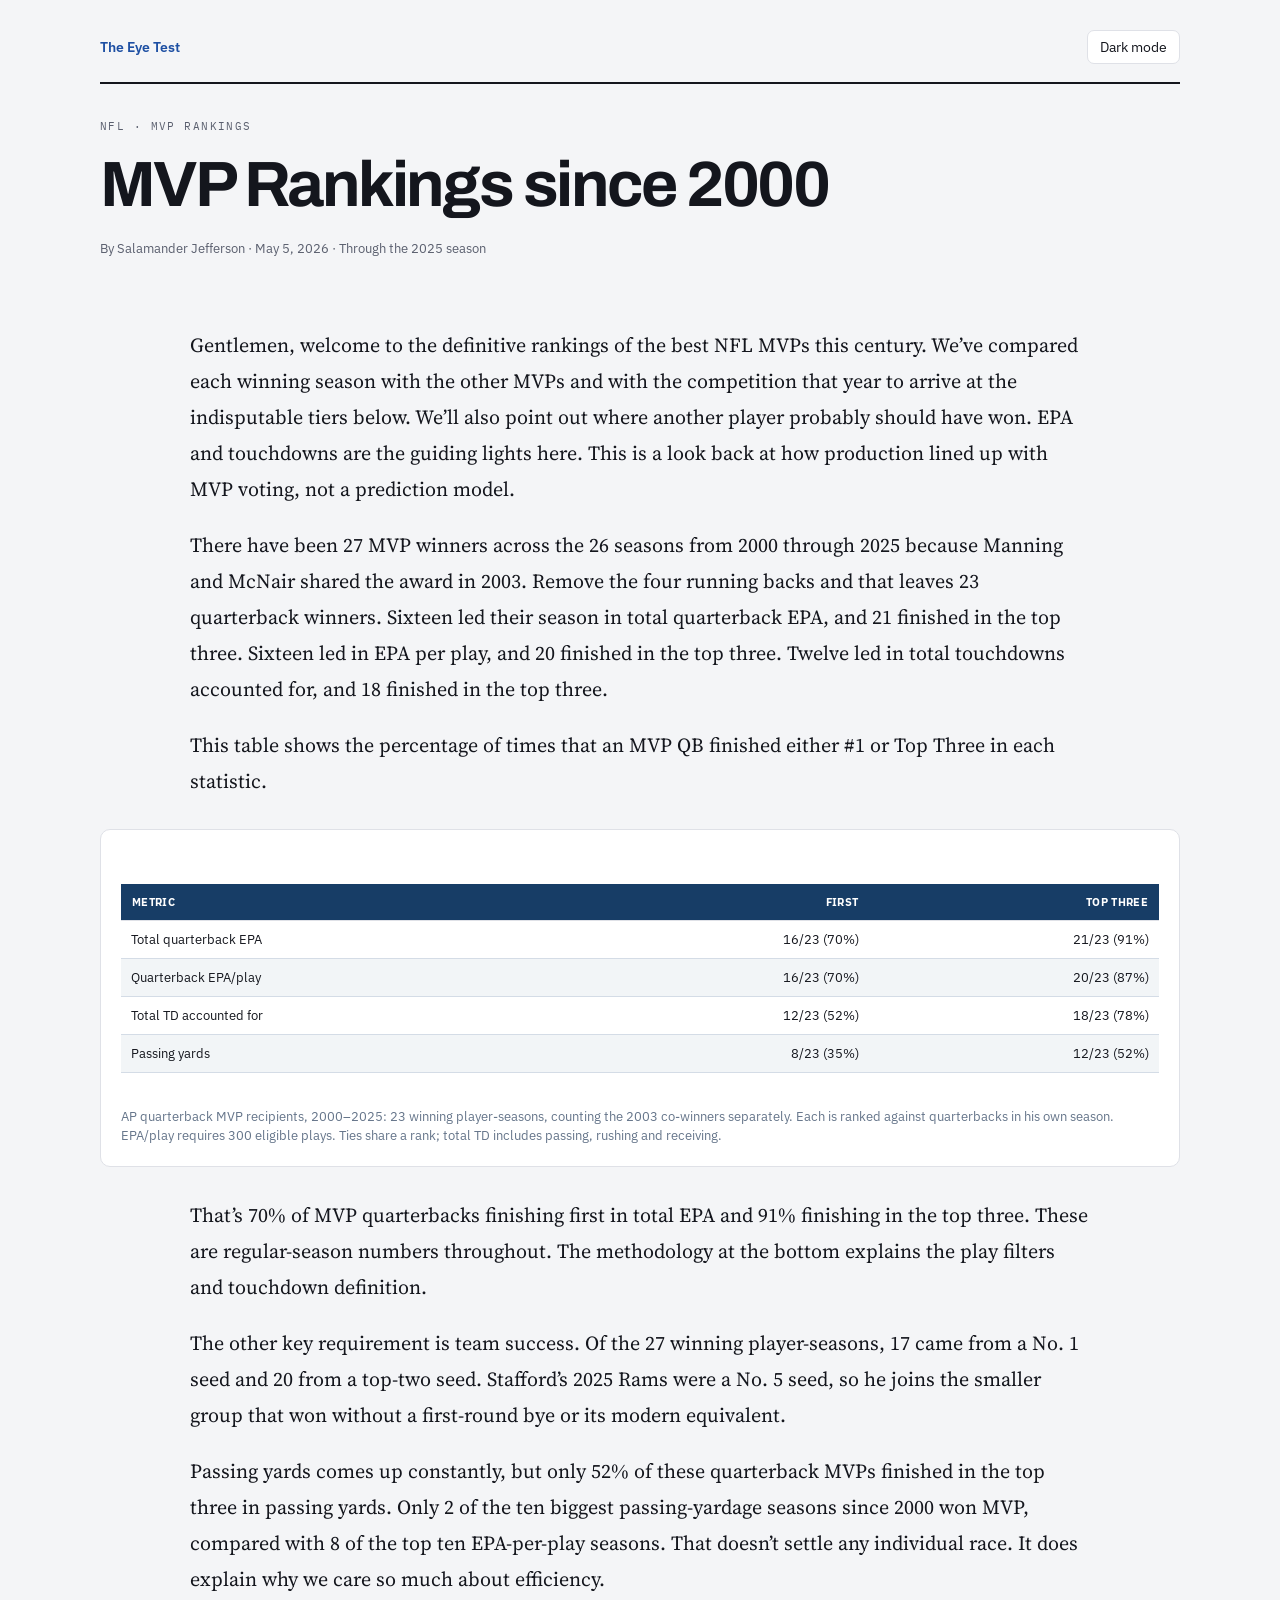
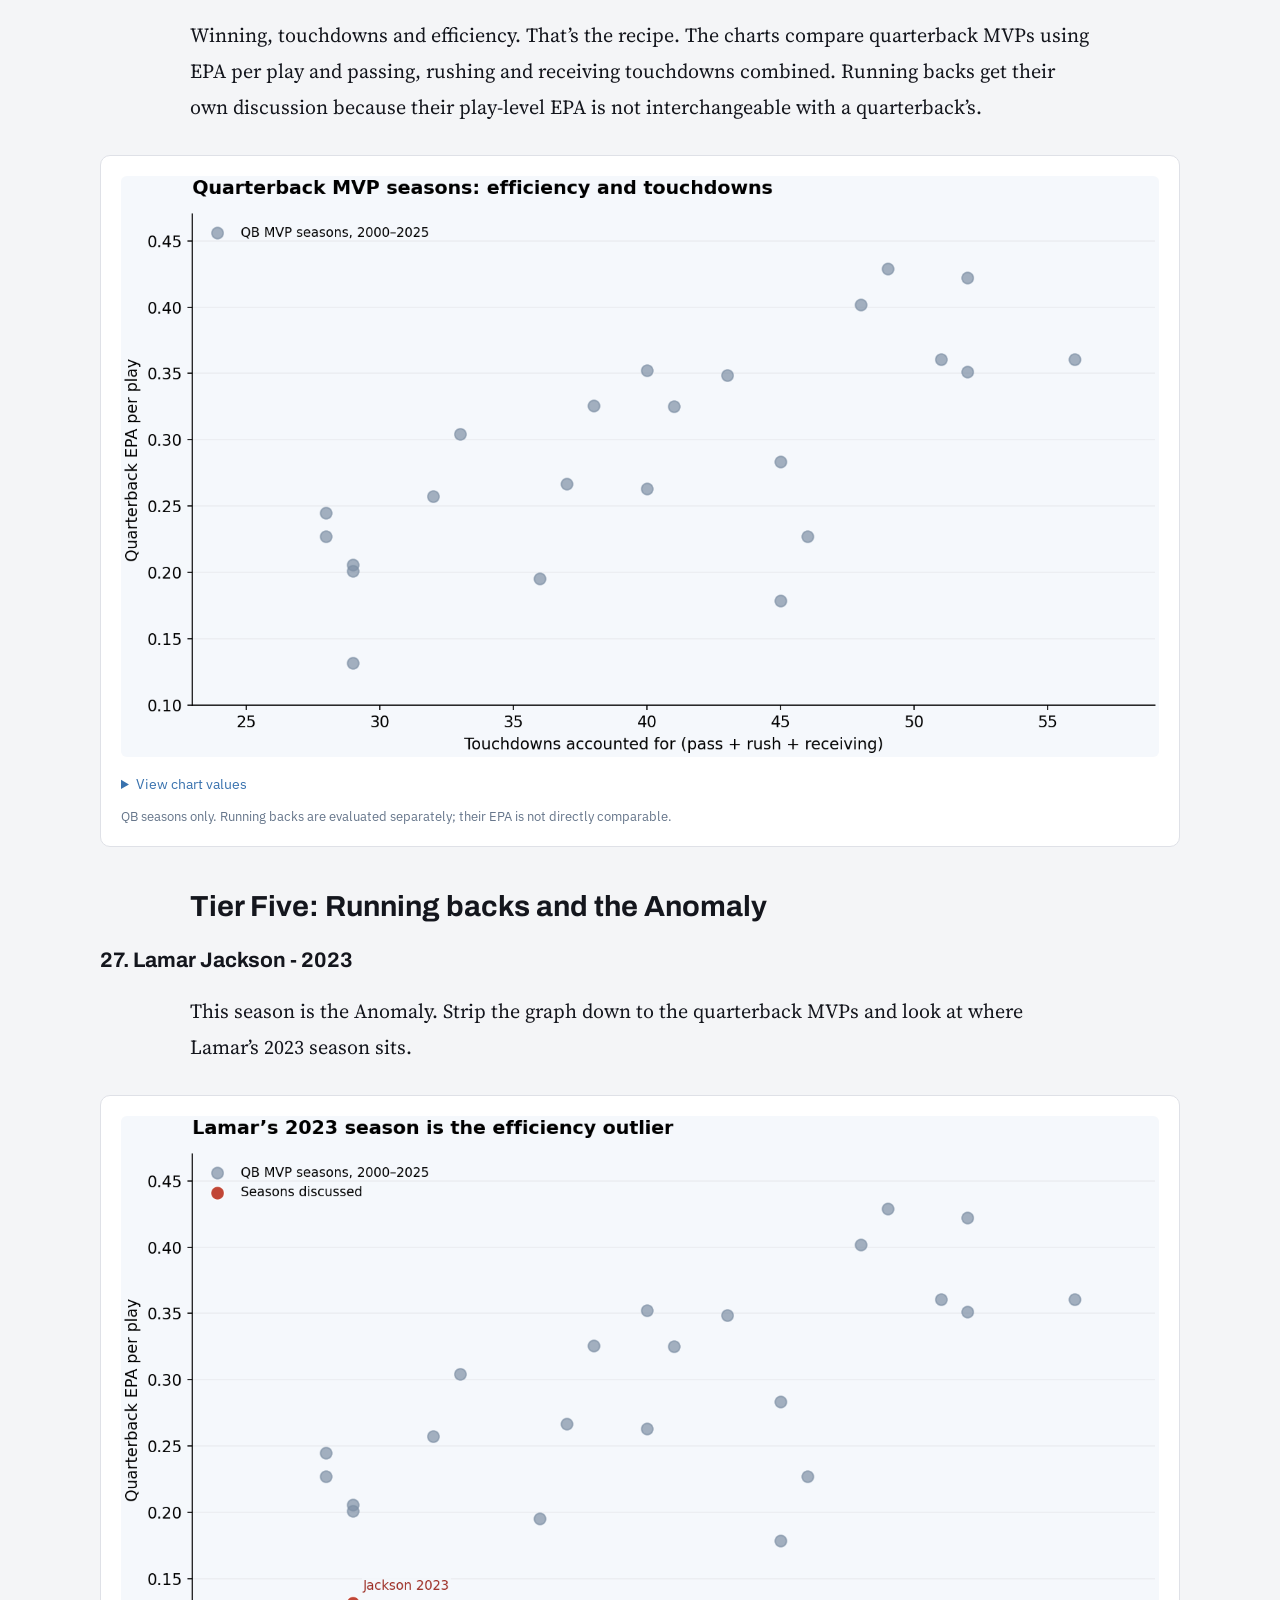
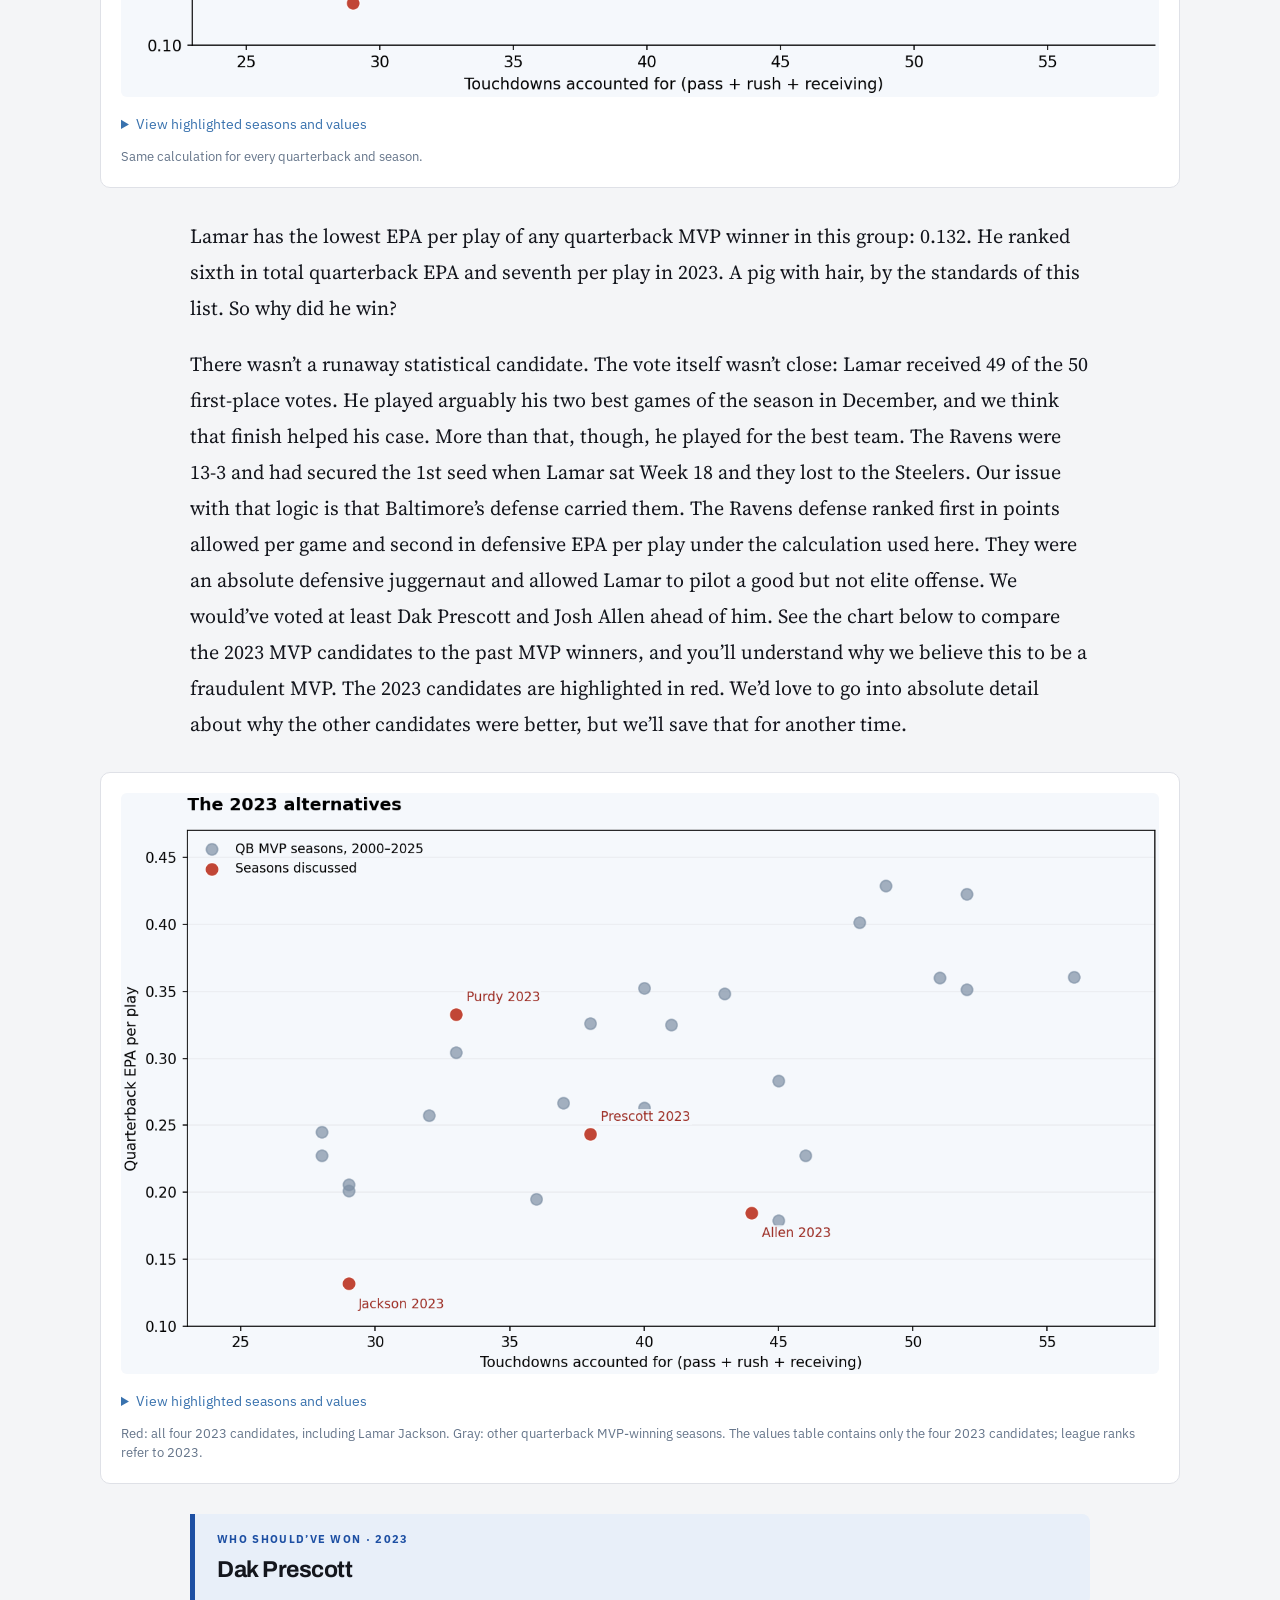
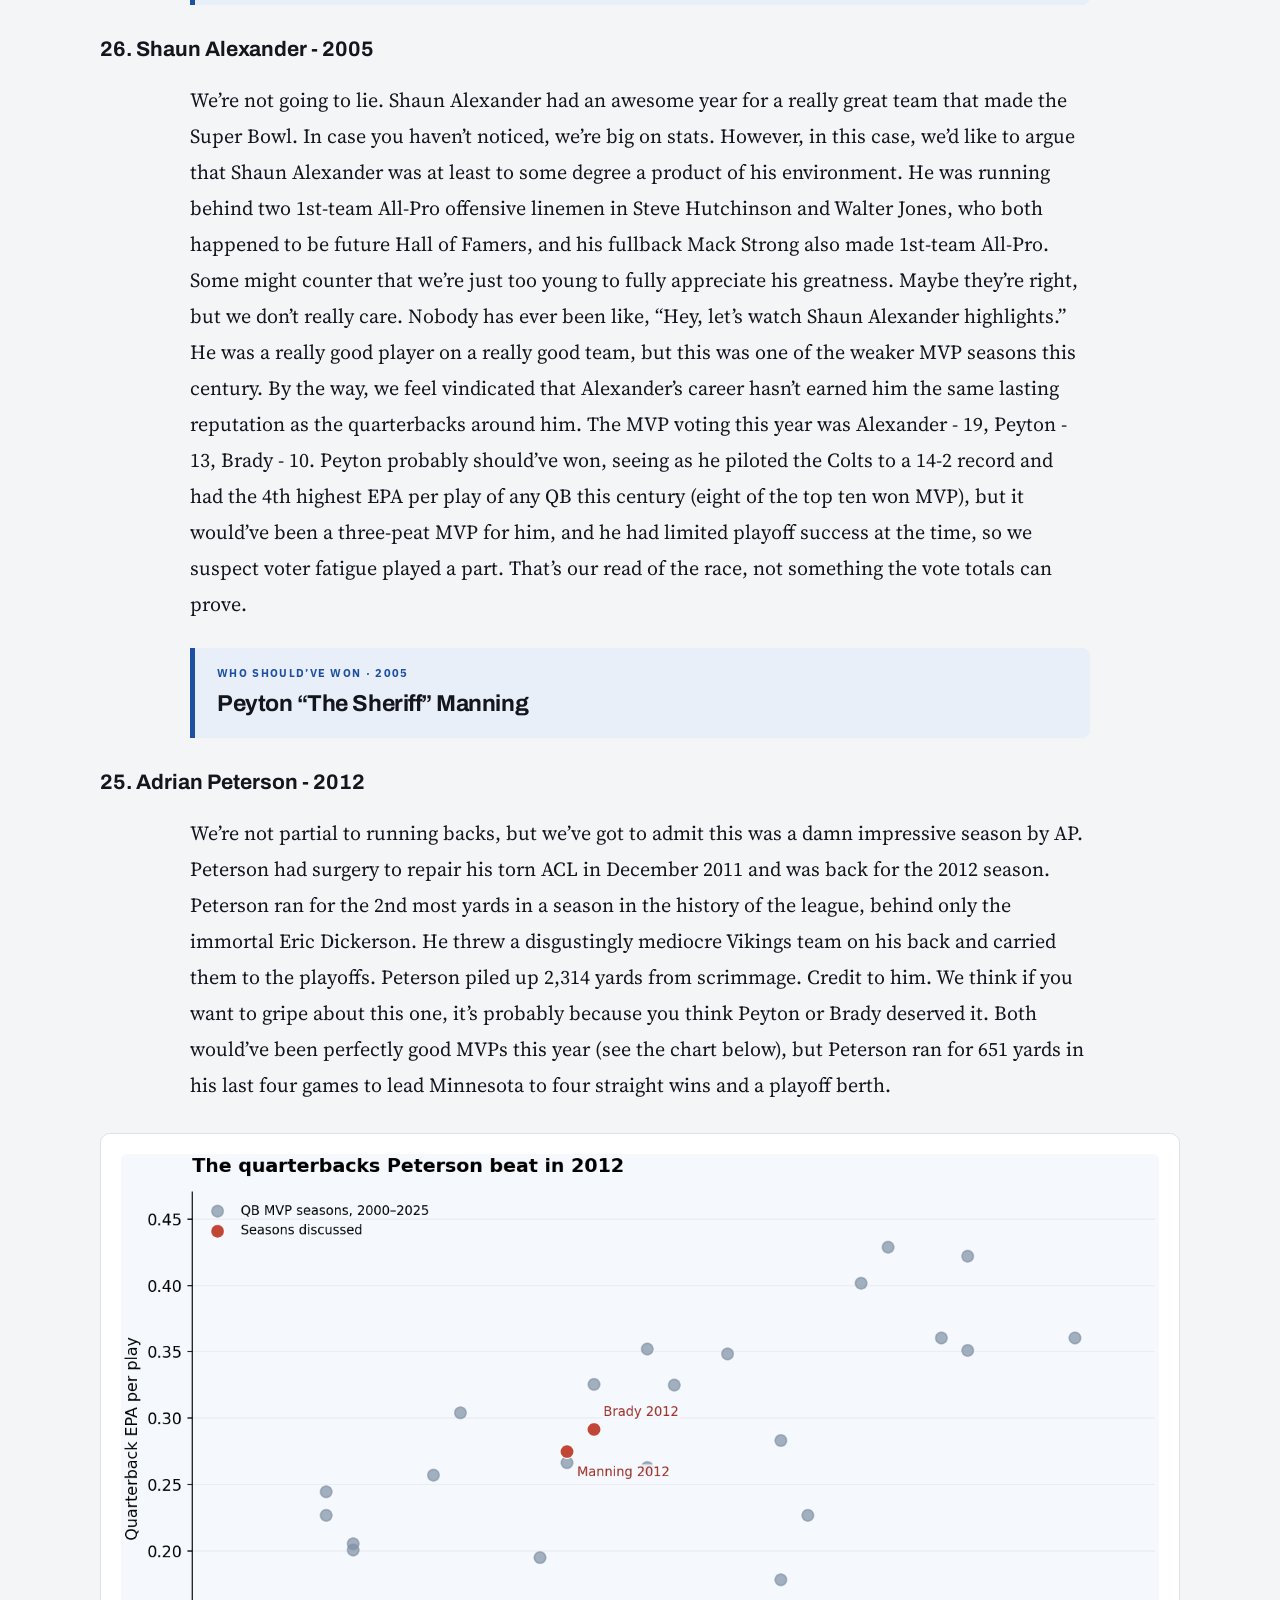
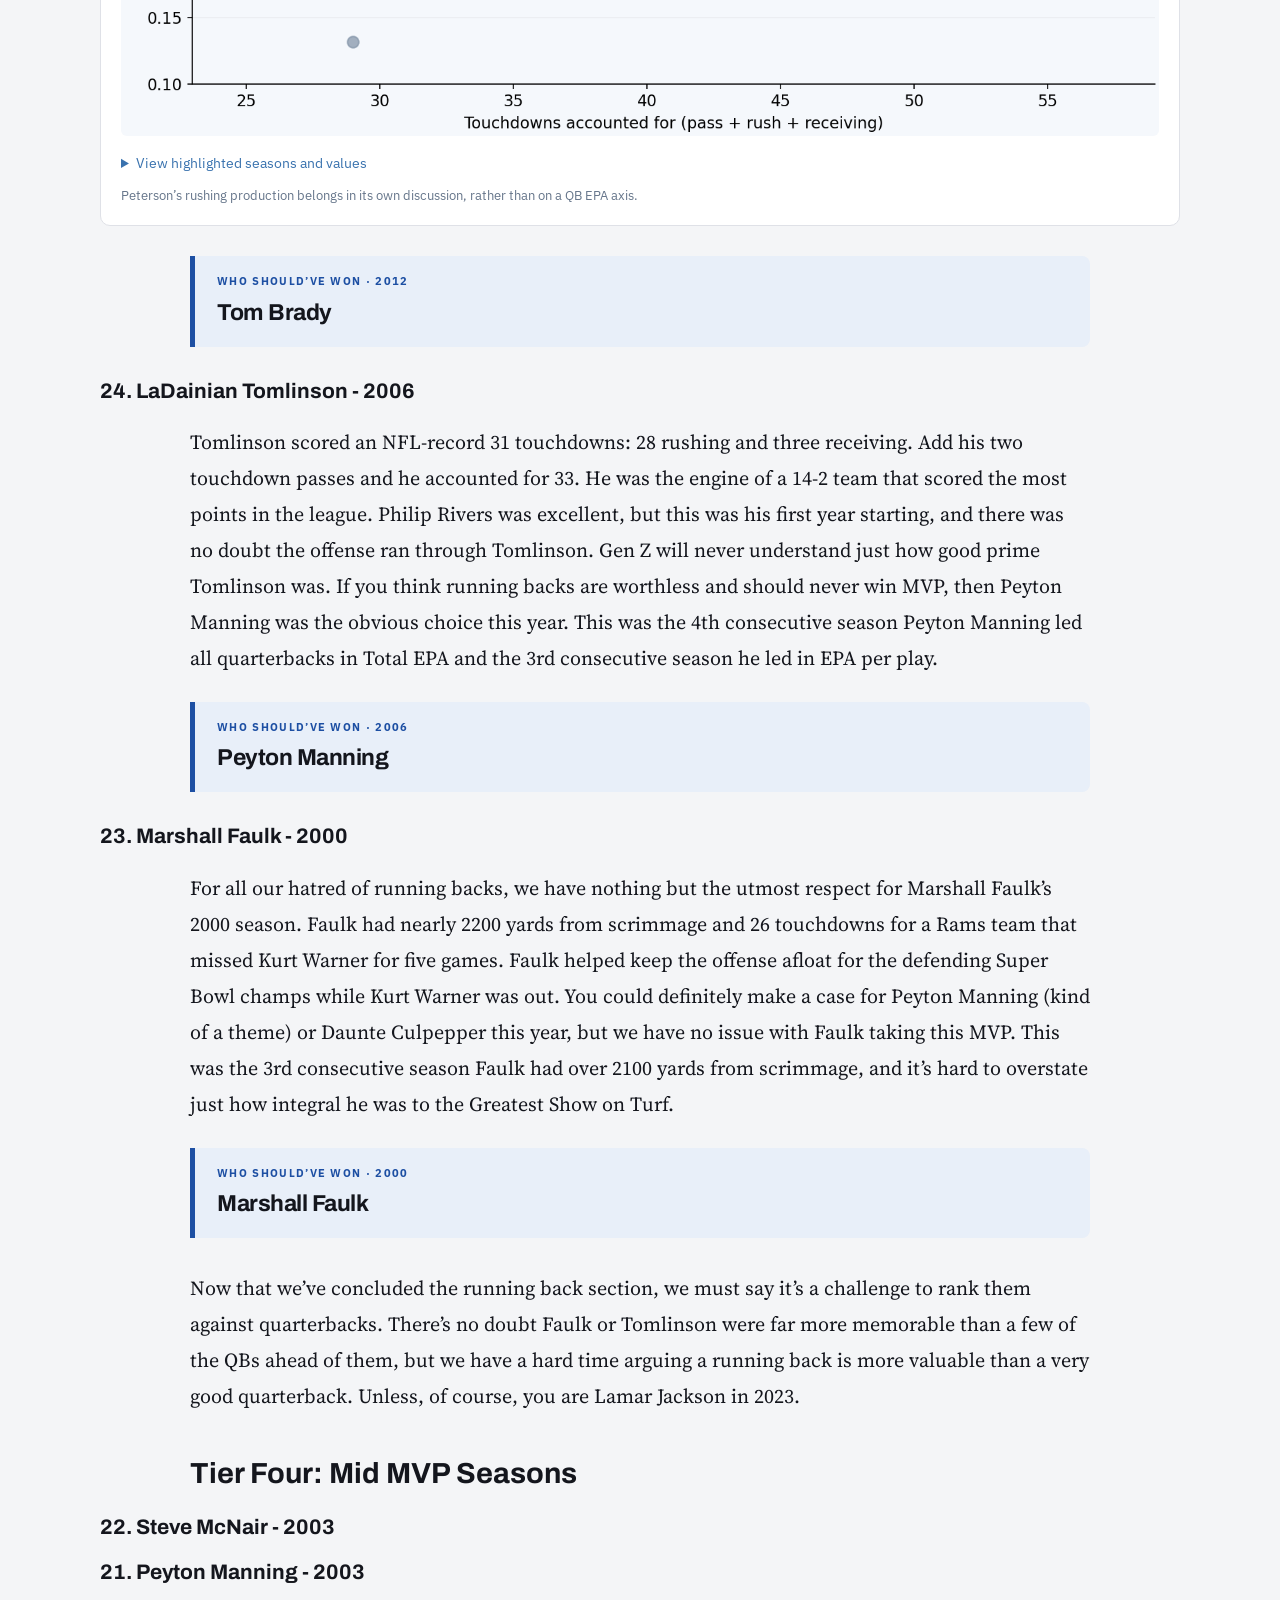
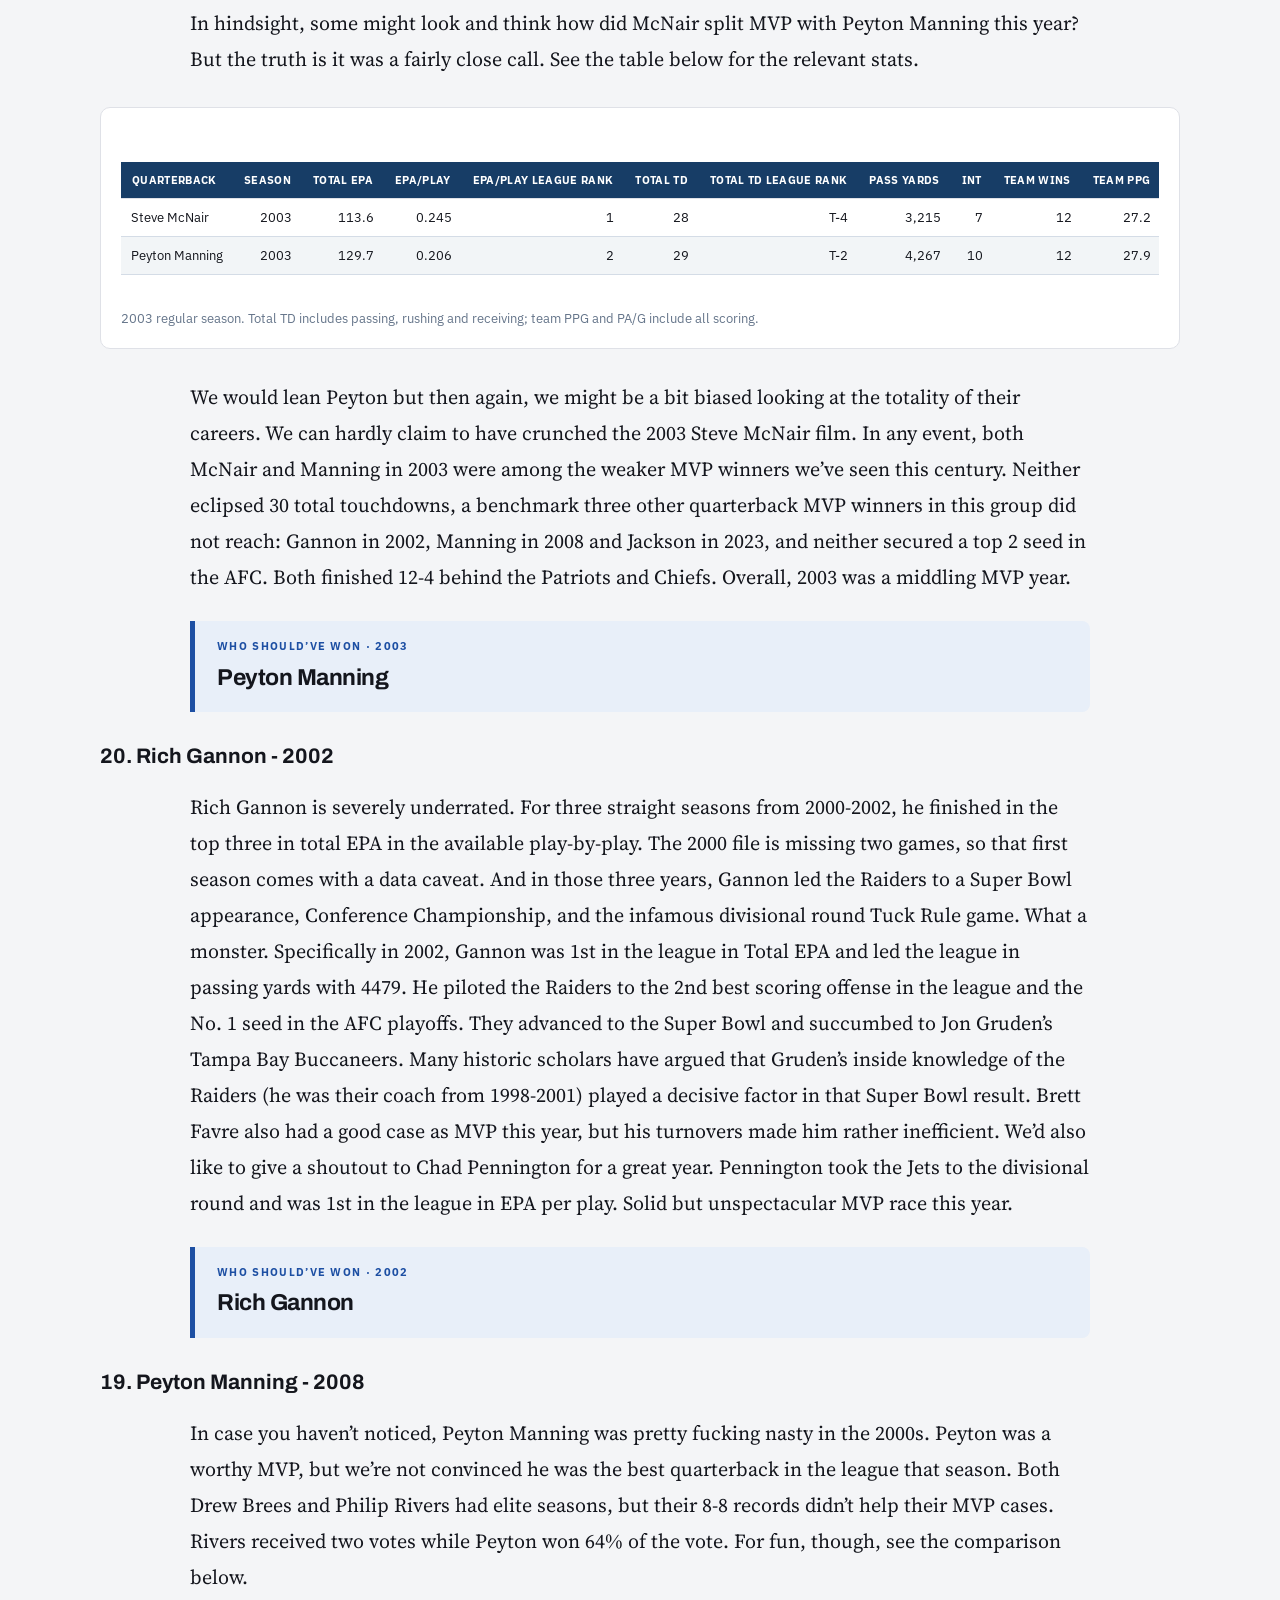
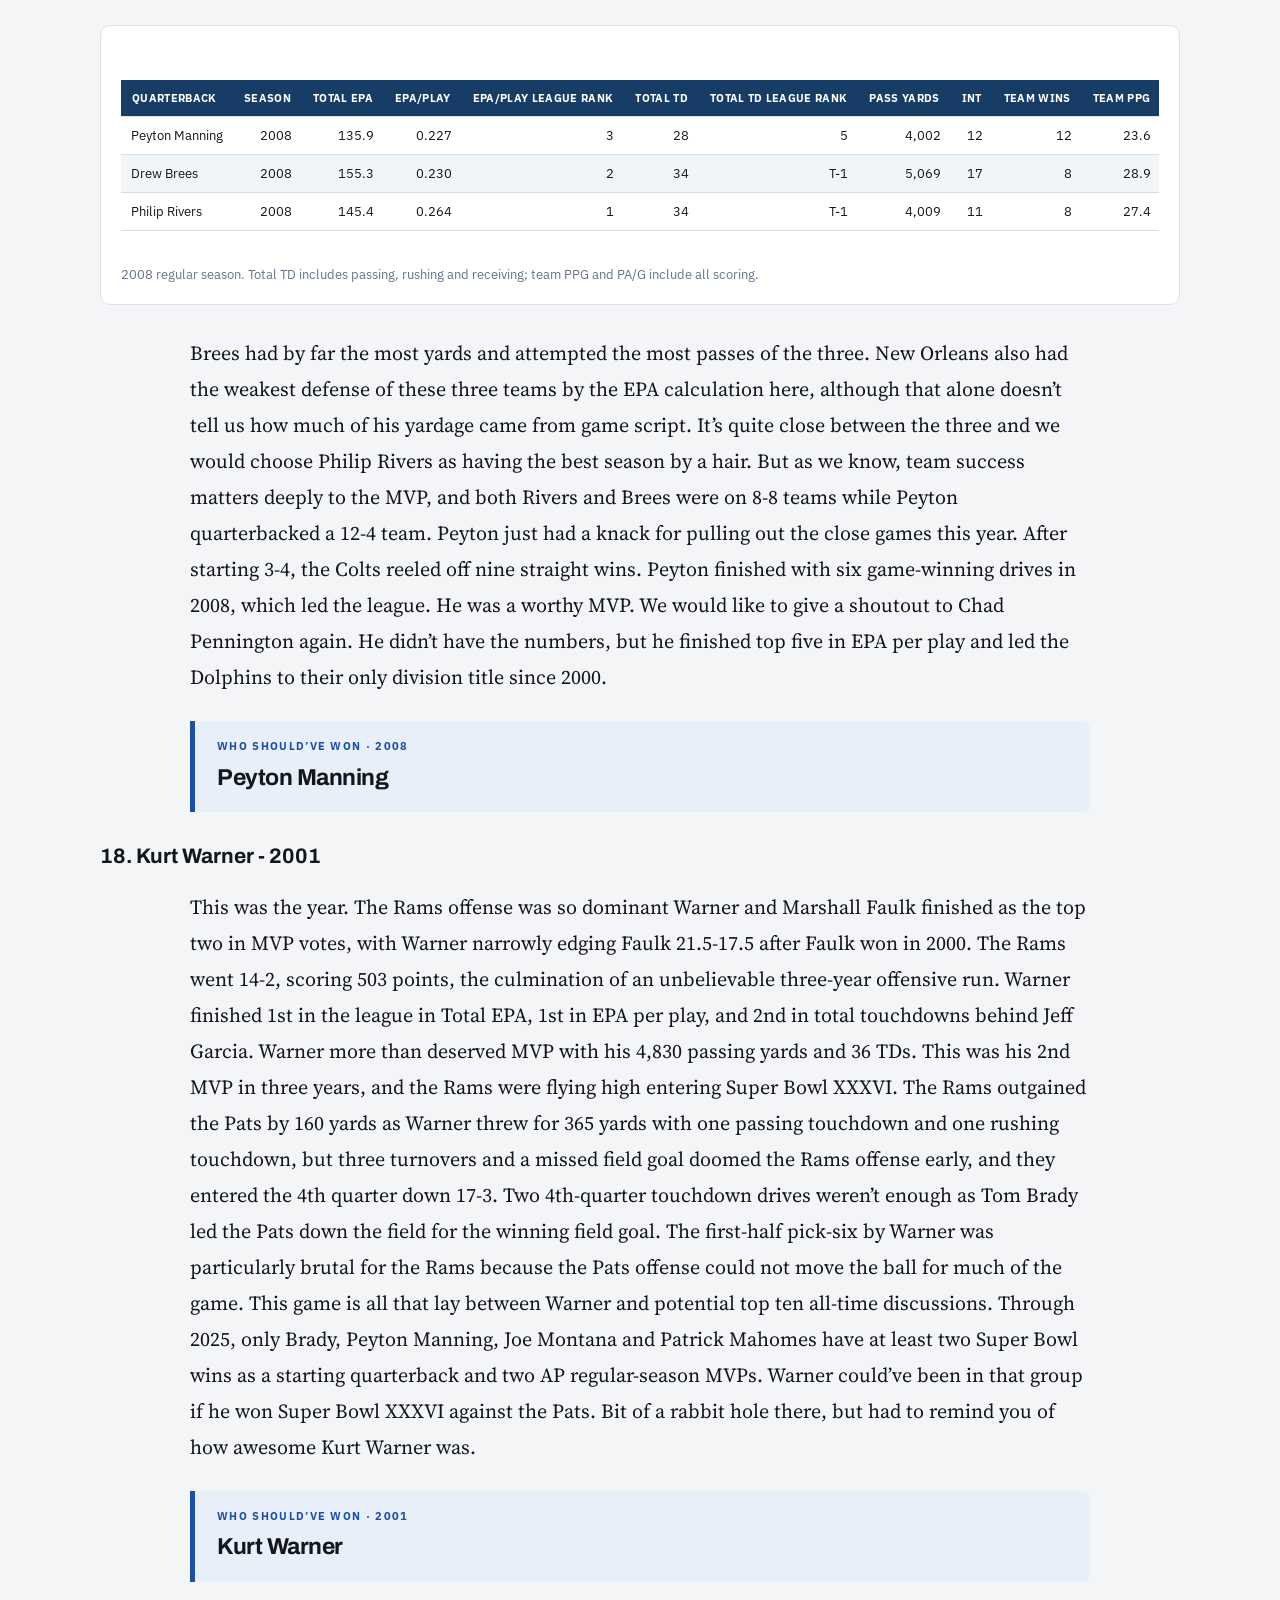
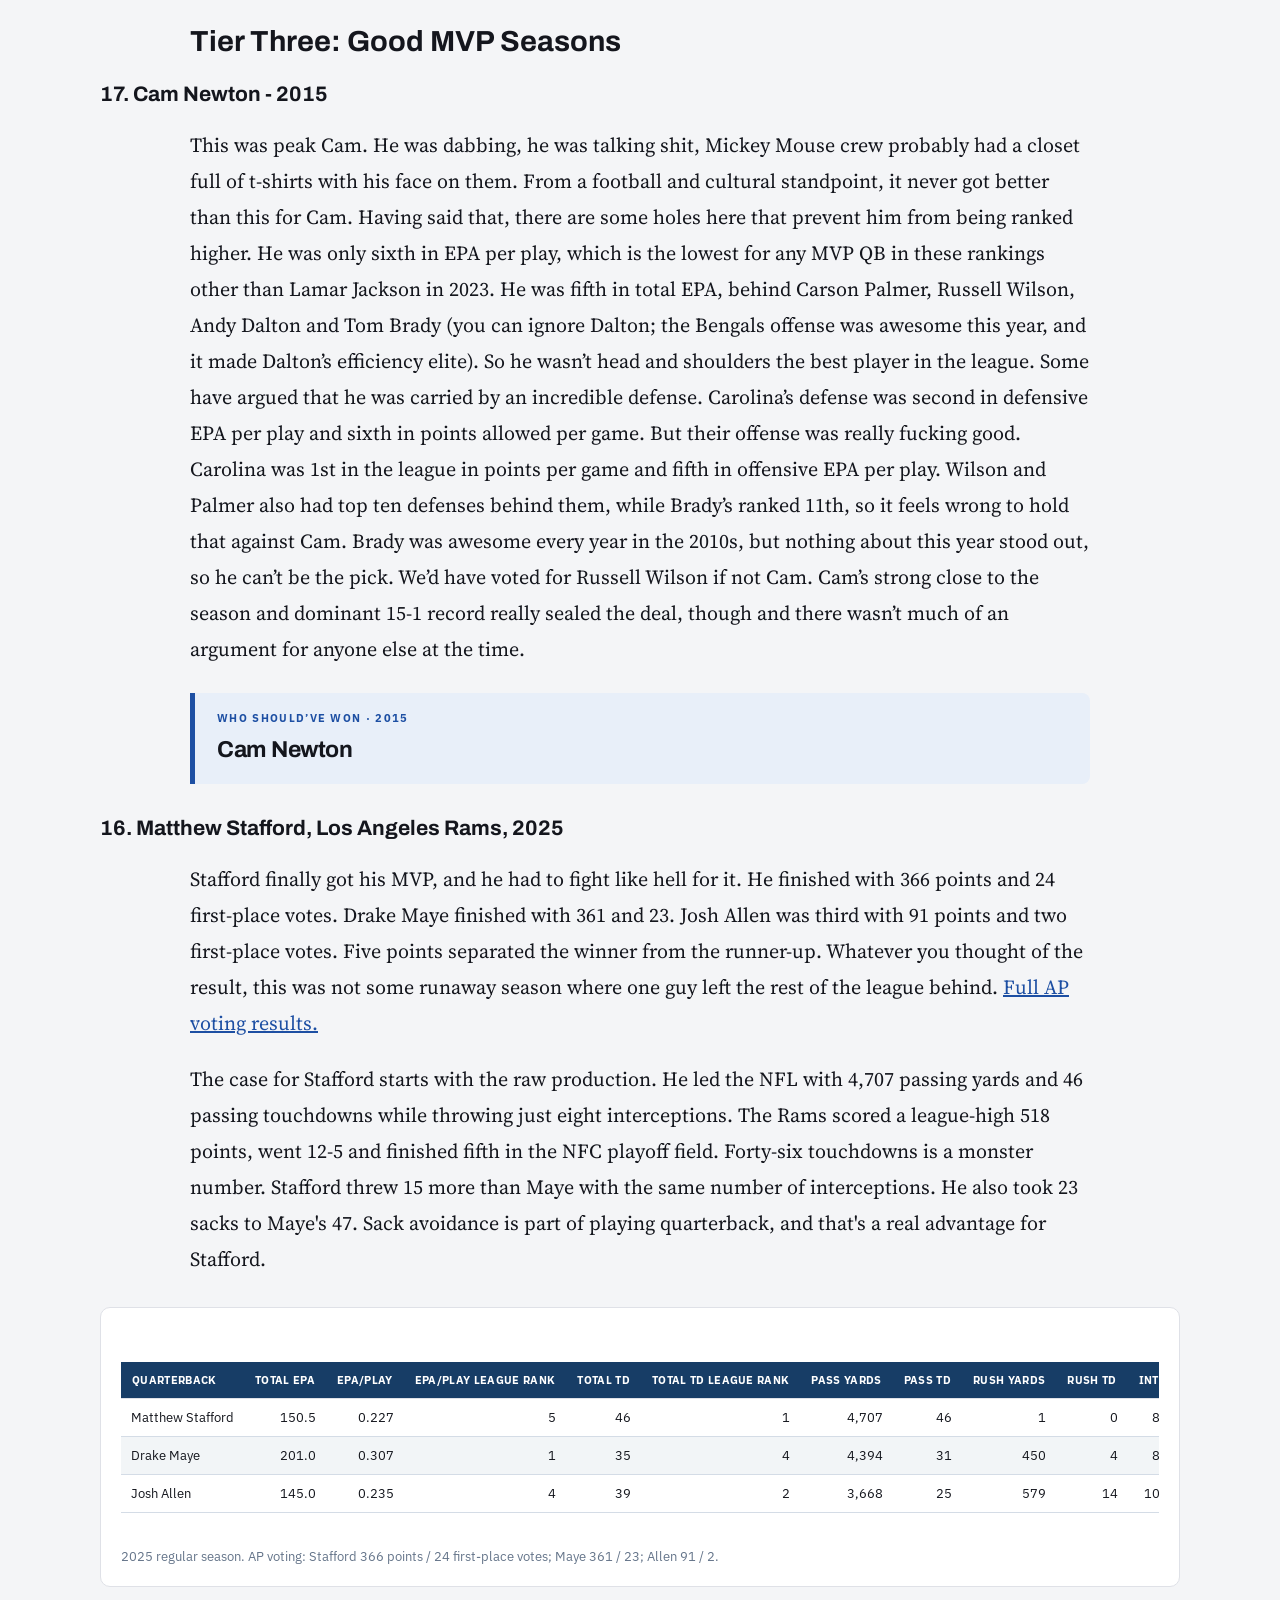
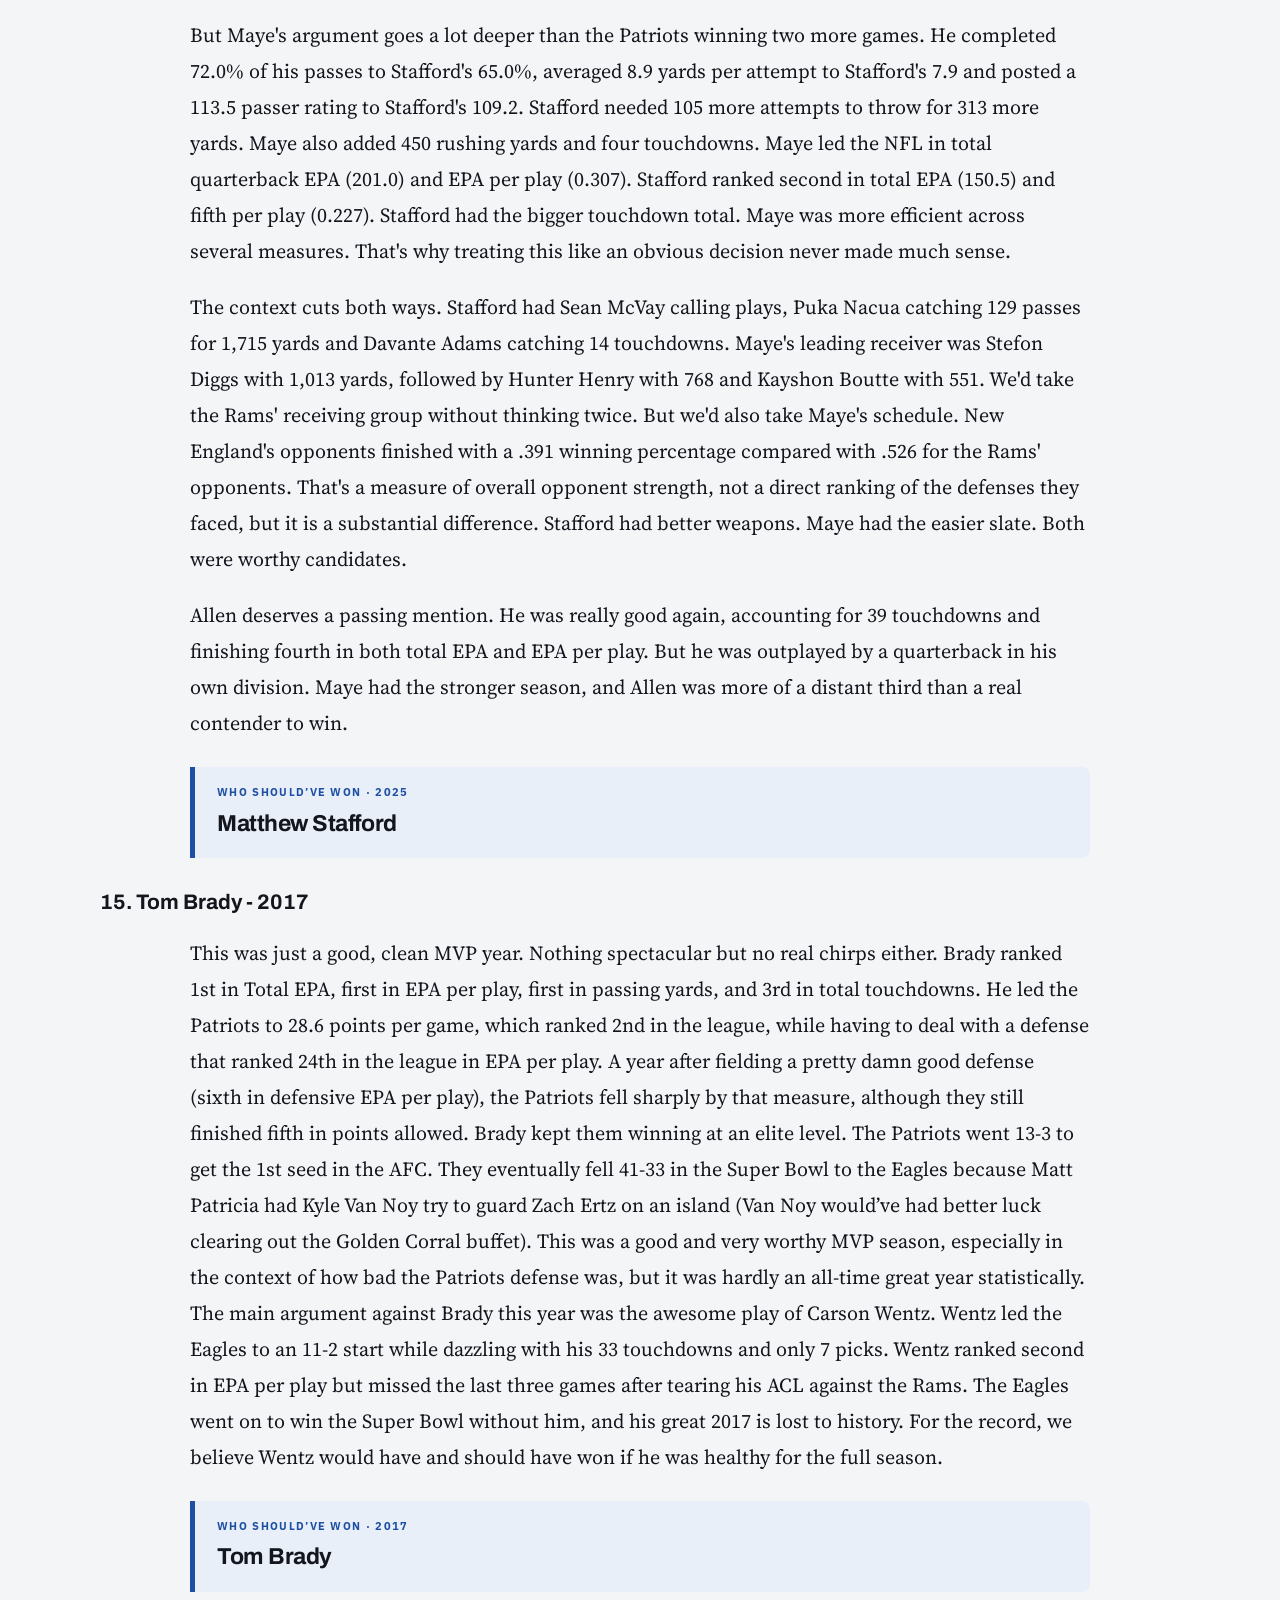
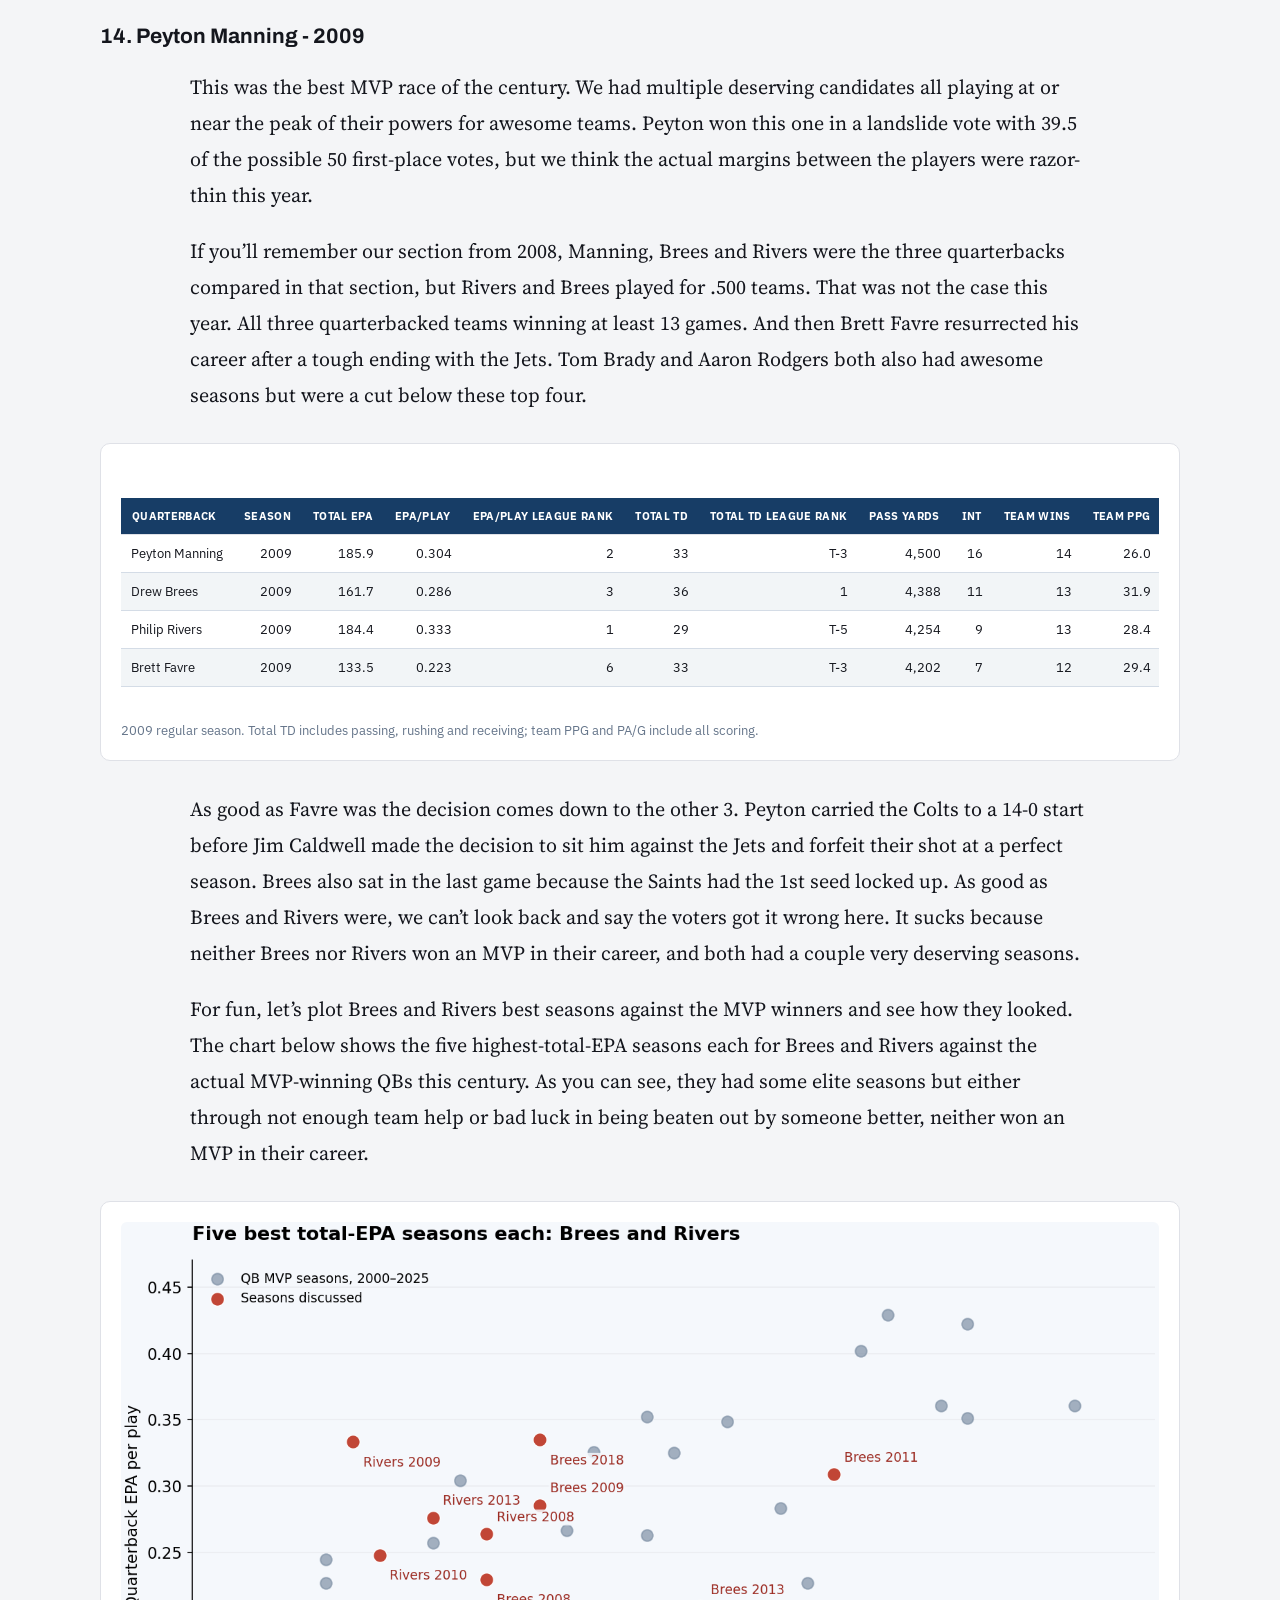
<file: posts/mvp-rankings-since-2000/index.html>
<!DOCTYPE html>

<html lang="en"><head><meta charset="utf-8"/><meta content="width=device-width,initial-scale=1" name="viewport"/><title>MVP Rankings since 2000 | The Eye Test</title><link href="https://fonts.googleapis.com" rel="preconnect"/><link crossorigin="" href="https://fonts.gstatic.com" rel="preconnect"/>
<link href="https://fonts.googleapis.com/css2?family=Archivo:wght@500;700;800&amp;family=IBM+Plex+Sans:wght@400;500;600&amp;family=IBM+Plex+Mono:wght@400;500&amp;family=Source+Serif+4:opsz,wght@8..60,400;8..60,600&amp;display=swap" rel="stylesheet"/>
<style>body{margin:0;background:#fff;color:#17243b;font-family:Arial,sans-serif}main{max-width:1000px;margin:0 auto;padding:32px 24px 60px}h1{font-size:44px;line-height:1.1}p{font-size:17px;line-height:1.75}h2{margin-top:38px}a{color:#175ca1}figure{margin:26px 0}img{max-width:100%}figcaption{font-size:13px;line-height:1.5;color:#596574}table{border-collapse:collapse;width:100%;font-size:14px;margin:14px 0}th,td{padding:9px;border-bottom:1px solid #dae0e6;text-align:left;white-space:nowrap}th{background:#f1f4f7}.maye-row{background:#fce9ed;font-weight:bold}.article-table-scroll{overflow-x:auto}select{font:inherit;padding:7px} :root{--border:#dce2e8;--surface:#f8fafc;--secondary:#5b6777;--text:#17243b}@media(max-width:600px){main{padding:20px 16px}h1{font-size:34px}}.maye-article{--data-app-layout-intent:authored-report;--data-app-content-width:960px;max-width:960px;margin:auto;padding-bottom:64px}.maye-article .report-hero{padding:38px 0 22px;border-bottom:3px solid var(--text-primary,#17243b);margin-bottom:30px}.maye-article .report-hero h1{font-size:clamp(34px,5vw,54px);line-height:1.08;max-width:850px;letter-spacing:-.025em}.maye-article .rich-narrative{font-size:17px;line-height:1.75}.maye-article h2{margin-top:38px;line-height:1.25}.maye-article .article-table-scroll{overflow-x:auto}.maye-article .article-table{border-collapse:collapse;width:100%;font-size:14px;line-height:1.5}.maye-article .article-table th,.maye-article .article-table td{padding:10px 9px;border-bottom:1px solid var(--border,#d5dce5);white-space:nowrap;text-align:left}.maye-article .article-table th{font-weight:650}.maye-article .article-table .num{text-align:right;font-variant-numeric:tabular-nums}.maye-article .maye-row{background:rgba(201,35,60,.1);font-weight:700}@media(max-width:600px){.maye-article .rich-narrative{font-size:16px}.maye-article .article-table{font-size:13px}}

.article-sort-control{display:flex;align-items:center;gap:10px;flex-wrap:wrap;margin:12px 0 16px;font-size:14px}.article-sort-control select{font:inherit;padding:8px;border:1px solid var(--border,#d5dce5);border-radius:5px;background:var(--bg-primary,#fff);color:var(--text-primary,#17243b)}.article-sort-control span{font-size:12px;opacity:.75}

.disruption-figure{margin:28px 0;border:1px solid var(--border);border-radius:14px;overflow:hidden;background:var(--surface)}.disruption-heading{padding:20px 24px 12px}.disruption-heading span{font-size:11px;letter-spacing:.12em;font-weight:700;color:var(--secondary)}.disruption-heading h3{margin:8px 0;font-size:23px;line-height:1.2}.disruption-heading p{font-size:14px;margin:0;color:var(--secondary)}.disruption-figure img{display:block;width:100%;height:auto}.disruption-figure figcaption{font-size:13px;line-height:1.55;padding:16px 24px;color:var(--secondary)}.disruption-figure figcaption strong{color:var(--text)}



:root{--ground:#f4f5f7;--surface:#fff;--text:#14161d;--secondary:#5a5f6e;--border:#dfe1e7;--accent:#1d4fa3;--wash:#e8eff9}
@media(prefers-color-scheme:dark){:root:not([data-theme="light"]){--ground:#101218;--surface:#171a22;--text:#edeef2;--secondary:#a6acb9;--border:#303541;--accent:#78acf3;--wash:#17263c}}
:root[data-theme="dark"]{--ground:#101218;--surface:#171a22;--text:#edeef2;--secondary:#a6acb9;--border:#303541;--accent:#78acf3;--wash:#17263c}
*{box-sizing:border-box}body{background:var(--ground);color:var(--text);font-family:'Source Serif 4',Georgia,serif}main{max-width:1140px;padding:30px 24px 70px}main>p,main>h2{max-width:900px;margin-left:auto;margin-right:auto}p{font-size:20px;line-height:1.8}h1,h2,h3{font-family:Archivo,Arial,sans-serif;line-height:1.15}h1{font-size:clamp(38px,6vw,64px);letter-spacing:-.04em;margin:15px 0 18px;max-width:900px}h2{font-size:29px;margin-top:43px}h3{font-size:21px}a{color:var(--accent)}nav{display:flex;justify-content:space-between;align-items:center;padding-bottom:18px;border-bottom:2px solid var(--text);font-family:'IBM Plex Sans',sans-serif;font-size:14px}nav a{text-decoration:none;font-weight:600}button,select{font:inherit;background:var(--surface);border:1px solid var(--border);color:var(--text);padding:6px 12px;border-radius:7px;cursor:pointer}header{padding:35px 0 30px}.byline,.eyebrow,footer{font-family:'IBM Plex Sans',sans-serif;color:var(--secondary);font-size:13px}.eyebrow{font-family:'IBM Plex Mono',monospace;text-transform:uppercase;letter-spacing:.13em;font-size:11px}section,figure{margin:28px 0;background:var(--surface);border:1px solid var(--border);border-radius:10px;padding:20px}figure img{background:#fff}section label{font-family:'IBM Plex Sans',sans-serif;font-size:14px}table{font-family:'IBM Plex Sans',sans-serif;color:var(--text)}th{background:var(--surface);color:var(--secondary);font-size:11px;text-transform:uppercase;letter-spacing:.03em}th,td{border-color:var(--border)}.maye-row{background:var(--wash)}figcaption{font-family:'IBM Plex Sans',sans-serif;color:var(--secondary)}.disruption-figure{padding:0}footer{border-top:1px solid var(--border);padding-top:20px;margin-top:40px}.methods{font-family:'IBM Plex Sans',sans-serif;font-size:14px;line-height:1.7;border-top:1px solid var(--border);padding-top:25px}.methods p{font-size:14px;line-height:1.7}.methods h2{font-size:22px}.methods summary{cursor:pointer;font-weight:600;font-size:18px}@media(max-width:600px){main{padding:20px 17px 48px}p{font-size:18px;line-height:1.75}h2{font-size:26px}section{padding:14px}header{padding:28px 0 20px}table{font-size:12px}th,td{padding:10px 8px}}

/* Editorial winner callouts */
main > p.winner-callout{margin:26px auto 32px;padding:18px 22px;border-left:5px solid var(--accent,#1d4fa3);border-radius:0 8px 8px 0;background:var(--wash,#e8eff9);font-family:'IBM Plex Sans',Arial,sans-serif;line-height:1.4;max-width:900px}
.winner-label{display:block;font-size:11px;font-weight:700;letter-spacing:.12em;color:var(--accent,#1d4fa3);margin-bottom:7px}
.winner-pick{display:block;font-family:Archivo,Arial,sans-serif;font-size:23px;color:var(--text,#14161d);letter-spacing:-.02em}
@media(max-width:600px){main > p.winner-callout{padding:15px 17px}.winner-pick{font-size:21px}}

nav button{font:inherit;color:var(--text);background:var(--surface);border:1px solid var(--border);border-radius:7px;padding:7px 12px;cursor:pointer}footer{font-family:"IBM Plex Sans",Arial,sans-serif;font-size:13px;color:var(--secondary);border-top:1px solid var(--border);padding-top:20px;margin-top:40px;display:flex;justify-content:space-between;gap:16px}
</style><style>.table-wrap{overflow-x:auto;margin:20px 0}.audit-table{border-collapse:collapse;width:100%;font:13px "IBM Plex Sans",Arial,sans-serif;font-variant-numeric:tabular-nums}.audit-table th{background:#173d66;color:white;text-align:right;padding:11px;white-space:nowrap}.audit-table td{padding:10px;text-align:right;border-bottom:1px solid #d4dce6;white-space:nowrap}.audit-table td:first-child,.audit-table th:first-child{text-align:left}.audit-table tbody tr:nth-child(even){background:rgba(130,153,177,.10)}figure{margin:30px 0}figure img{max-width:100%;height:auto;border-radius:6px}figcaption{font:13px/1.5 "IBM Plex Sans",Arial,sans-serif;color:var(--muted,#65758a);margin-top:9px}details{font:14px/1.5 "IBM Plex Sans",Arial,sans-serif;margin:12px 0}summary{cursor:pointer;color:#3972ae}.methods{margin-top:64px;padding-top:24px;border-top:1px solid #a5b3c3}.methods p,.methods li{font-size:15px;line-height:1.6}h3{scroll-margin-top:30px}h4{font:600 22px "IBM Plex Sans",Arial,sans-serif}main{max-width:1140px;margin:auto;padding:30px}main>p{max-width:900px}header{margin-bottom:40px}</style><meta content="Ranking every AP NFL MVP-winning season from 2000 through 2025, with EPA, touchdowns and the candidates who deserved a closer look." name="description"/><meta content="light dark" name="color-scheme"/><link href="https://mpg000f.github.io/posts/mvp-rankings-since-2000/" rel="canonical"/></head><body><main><nav><a href="https://mpg000f.github.io/">The Eye Test</a><button id="theme" type="button">Dark mode</button></nav><header><div class="eyebrow">NFL · MVP rankings</div><h1>MVP Rankings since 2000</h1><div class="byline">By Salamander Jefferson · May 5, 2026 · Through the 2025 season</div></header><p>Gentlemen, welcome to the definitive rankings of the best NFL MVPs this century. We’ve compared each winning season with the other MVPs and with the competition that year to arrive at the indisputable tiers below. We’ll also point out where another player probably should have won. EPA and touchdowns are the guiding lights here. This is a look back at how production lined up with MVP voting, not a prediction model.</p><p>There have been 27 MVP winners across the 26 seasons from 2000 through 2025 because Manning and McNair shared the award in 2003. Remove the four running backs and that leaves 23 quarterback winners. Sixteen led their season in total quarterback EPA, and 21 finished in the top three. Sixteen led in EPA per play, and 20 finished in the top three. Twelve led in total touchdowns accounted for, and 18 finished in the top three.</p><p>This table shows the percentage of times that an MVP QB finished either #1 or Top Three in each statistic.</p><figure><div class="table-wrap"><table class="audit-table"><thead><tr><th>Metric</th><th>First</th><th>Top three</th></tr></thead><tbody><tr><td>Total quarterback EPA</td><td>16/23 (70%)</td><td>21/23 (91%)</td></tr><tr><td>Quarterback EPA/play</td><td>16/23 (70%)</td><td>20/23 (87%)</td></tr><tr><td>Total TD accounted for</td><td>12/23 (52%)</td><td>18/23 (78%)</td></tr><tr><td>Passing yards</td><td>8/23 (35%)</td><td>12/23 (52%)</td></tr></tbody></table></div><figcaption>AP quarterback MVP recipients, 2000–2025: 23 winning player-seasons, counting the 2003 co-winners separately. Each is ranked against quarterbacks in his own season. EPA/play requires 300 eligible plays. Ties share a rank; total TD includes passing, rushing and receiving.</figcaption></figure><p>That’s 70% of MVP quarterbacks finishing first in total EPA and 91% finishing in the top three. These are regular-season numbers throughout. The methodology at the bottom explains the play filters and touchdown definition.</p><p>The other key requirement is team success. Of the 27 winning player-seasons, 17 came from a No. 1 seed and 20 from a top-two seed. Stafford’s 2025 Rams were a No. 5 seed, so he joins the smaller group that won without a first-round bye or its modern equivalent.</p><p>Passing yards comes up constantly, but only 52% of these quarterback MVPs finished in the top three in passing yards. Only 2 of the ten biggest passing-yardage seasons since 2000 won MVP, compared with 8 of the top ten EPA-per-play seasons. That doesn’t settle any individual race. It does explain why we care so much about efficiency.</p><p>Winning, touchdowns and efficiency. That’s the recipe. The charts compare quarterback MVPs using EPA per play and passing, rushing and receiving touchdowns combined. Running backs get their own discussion because their play-level EPA is not interchangeable with a quarterback’s.</p><figure><img alt="Quarterback MVP seasons: efficiency and touchdowns" src="figure-1.png"/><details><summary>View chart values</summary><div class="table-wrap"><table class="audit-table"><thead><tr><th>Quarterback</th><th>Season</th><th>EPA/play</th><th>EPA/play league rank</th><th>Total TD</th><th>Total TD league rank</th></tr></thead><tbody><tr><td>Kurt Warner</td><td>2001</td><td>0.195</td><td>1</td><td>36</td><td>2</td></tr><tr><td>Rich Gannon</td><td>2002</td><td>0.201</td><td>3</td><td>29</td><td>T-1</td></tr><tr><td>Peyton Manning</td><td>2003</td><td>0.206</td><td>2</td><td>29</td><td>T-2</td></tr><tr><td>Steve McNair</td><td>2003</td><td>0.245</td><td>1</td><td>28</td><td>T-4</td></tr><tr><td>Peyton Manning</td><td>2004</td><td>0.429</td><td>1</td><td>49</td><td>1</td></tr><tr><td>Tom Brady</td><td>2007</td><td>0.422</td><td>1</td><td>52</td><td>1</td></tr><tr><td>Peyton Manning</td><td>2008</td><td>0.227</td><td>3</td><td>28</td><td>5</td></tr><tr><td>Peyton Manning</td><td>2009</td><td>0.304</td><td>2</td><td>33</td><td>T-3</td></tr><tr><td>Tom Brady</td><td>2010</td><td>0.267</td><td>1</td><td>37</td><td>1</td></tr><tr><td>Aaron Rodgers</td><td>2011</td><td>0.402</td><td>1</td><td>48</td><td>1</td></tr><tr><td>Peyton Manning</td><td>2013</td><td>0.361</td><td>1</td><td>56</td><td>1</td></tr><tr><td>Aaron Rodgers</td><td>2014</td><td>0.352</td><td>1</td><td>40</td><td>2</td></tr><tr><td>Cam Newton</td><td>2015</td><td>0.179</td><td>6</td><td>45</td><td>1</td></tr><tr><td>Matt Ryan</td><td>2016</td><td>0.326</td><td>1</td><td>38</td><td>3</td></tr><tr><td>Tom Brady</td><td>2017</td><td>0.258</td><td>1</td><td>32</td><td>3</td></tr><tr><td>Patrick Mahomes</td><td>2018</td><td>0.352</td><td>1</td><td>52</td><td>1</td></tr><tr><td>Lamar Jackson</td><td>2019</td><td>0.349</td><td>1</td><td>43</td><td>1</td></tr><tr><td>Aaron Rodgers</td><td>2020</td><td>0.360</td><td>1</td><td>51</td><td>1</td></tr><tr><td>Aaron Rodgers</td><td>2021</td><td>0.263</td><td>1</td><td>40</td><td>5</td></tr><tr><td>Patrick Mahomes</td><td>2022</td><td>0.283</td><td>1</td><td>45</td><td>1</td></tr><tr><td>Lamar Jackson</td><td>2023</td><td>0.132</td><td>7</td><td>29</td><td>T-7</td></tr><tr><td>Josh Allen</td><td>2024</td><td>0.325</td><td>1</td><td>41</td><td>4</td></tr><tr><td>Matthew Stafford</td><td>2025</td><td>0.227</td><td>5</td><td>46</td><td>1</td></tr></tbody></table></div></details><figcaption>QB seasons only. Running backs are evaluated separately; their EPA is not directly comparable.</figcaption></figure><h2>Tier Five: Running backs and the Anomaly</h2><h3>27. Lamar Jackson - 2023</h3><p>This season is the Anomaly. Strip the graph down to the quarterback MVPs and look at where Lamar’s 2023 season sits.</p><figure><img alt="Lamar’s 2023 season is the efficiency outlier" src="figure-2.png"/><details><summary>View highlighted seasons and values</summary><div class="table-wrap"><table class="audit-table"><thead><tr><th>Quarterback</th><th>Season</th><th>EPA/play</th><th>EPA/play league rank</th><th>Total TD</th><th>Total TD league rank</th></tr></thead><tbody><tr><td>Lamar Jackson</td><td>2023</td><td>0.132</td><td>7</td><td>29</td><td>T-7</td></tr></tbody></table></div></details><figcaption>Same calculation for every quarterback and season.</figcaption></figure><p>Lamar has the lowest EPA per play of any quarterback MVP winner in this group: 0.132. He ranked sixth in total quarterback EPA and seventh per play in 2023. A pig with hair, by the standards of this list. So why did he win?</p><p>There wasn’t a runaway statistical candidate. The vote itself wasn’t close: Lamar received 49 of the 50 first-place votes. He played arguably his two best games of the season in December, and we think that finish helped his case. More than that, though, he played for the best team. The Ravens were 13-3 and had secured the 1st seed when Lamar sat Week 18 and they lost to the Steelers. Our issue with that logic is that Baltimore’s defense carried them. The Ravens defense ranked first in points allowed per game and second in defensive EPA per play under the calculation used here. They were an absolute defensive juggernaut and allowed Lamar to pilot a good but not elite offense. We would’ve voted at least Dak Prescott and Josh Allen ahead of him. See the chart below to compare the 2023 MVP candidates to the past MVP winners, and you’ll understand why we believe this to be a fraudulent MVP. The 2023 candidates are highlighted in red. We’d love to go into absolute detail about why the other candidates were better, but we’ll save that for another time.</p><figure><img alt="2023 MVP candidates: Lamar Jackson, Dak Prescott, Josh Allen and Brock Purdy highlighted against other quarterback MVP seasons, using EPA per play and total touchdowns." src="figure-3.png"/><details><summary>View highlighted seasons and values</summary><div class="table-wrap"><table class="audit-table"><thead><tr><th>Quarterback</th><th>Season</th><th>EPA/play</th><th>EPA/play league rank</th><th>Total TD</th><th>Total TD league rank</th></tr></thead><tbody><tr><td>Lamar Jackson</td><td>2023</td><td>0.132</td><td>7</td><td>29</td><td>T-7</td></tr><tr><td>Dak Prescott</td><td>2023</td><td>0.243</td><td>2</td><td>38</td><td>T-2</td></tr><tr><td>Josh Allen</td><td>2023</td><td>0.185</td><td>3</td><td>44</td><td>1</td></tr><tr><td>Brock Purdy</td><td>2023</td><td>0.333</td><td>1</td><td>33</td><td>5</td></tr></tbody></table></div></details><figcaption>Red: all four 2023 candidates, including Lamar Jackson. Gray: other quarterback MVP-winning seasons. The values table contains only the four 2023 candidates; league ranks refer to 2023.</figcaption></figure><p class="winner-callout"><span class="winner-label">WHO SHOULD’VE WON · 2023</span><strong class="winner-pick">Dak Prescott</strong></p><h3>26. Shaun Alexander - 2005</h3><p>We’re not going to lie. Shaun Alexander had an awesome year for a really great team that made the Super Bowl. In case you haven’t noticed, we’re big on stats. However, in this case, we’d like to argue that Shaun Alexander was at least to some degree a product of his environment. He was running behind two 1st-team All-Pro offensive linemen in Steve Hutchinson and Walter Jones, who both happened to be future Hall of Famers, and his fullback Mack Strong also made 1st-team All-Pro. Some might counter that we’re just too young to fully appreciate his greatness. Maybe they’re right, but we don’t really care. Nobody has ever been like, “Hey, let’s watch Shaun Alexander highlights.” He was a really good player on a really good team, but this was one of the weaker MVP seasons this century. By the way, we feel vindicated that Alexander’s career hasn’t earned him the same lasting reputation as the quarterbacks around him. The MVP voting this year was Alexander - 19, Peyton - 13, Brady - 10. Peyton probably should’ve won, seeing as he piloted the Colts to a 14-2 record and had the 4th highest EPA per play of any QB this century (eight of the top ten won MVP), but it would’ve been a three-peat MVP for him, and he had limited playoff success at the time, so we suspect voter fatigue played a part. That’s our read of the race, not something the vote totals can prove.</p><p class="winner-callout"><span class="winner-label">WHO SHOULD’VE WON · 2005</span><strong class="winner-pick">Peyton “The Sheriff” Manning</strong></p><h3>25. Adrian Peterson - 2012</h3><p>We’re not partial to running backs, but we’ve got to admit this was a damn impressive season by AP. Peterson had surgery to repair his torn ACL in December 2011 and was back for the 2012 season. Peterson ran for the 2nd most yards in a season in the history of the league, behind only the immortal Eric Dickerson. He threw a disgustingly mediocre Vikings team on his back and carried them to the playoffs. Peterson piled up 2,314 yards from scrimmage. Credit to him. We think if you want to gripe about this one, it’s probably because you think Peyton or Brady deserved it. Both would’ve been perfectly good MVPs this year (see the chart below), but Peterson ran for 651 yards in his last four games to lead Minnesota to four straight wins and a playoff berth.</p><figure><img alt="The quarterbacks Peterson beat in 2012" src="figure-4.png"/><details><summary>View highlighted seasons and values</summary><div class="table-wrap"><table class="audit-table"><thead><tr><th>Quarterback</th><th>Season</th><th>EPA/play</th><th>EPA/play league rank</th><th>Total TD</th><th>Total TD league rank</th></tr></thead><tbody><tr><td>Tom Brady</td><td>2012</td><td>0.292</td><td>1</td><td>38</td><td>3</td></tr><tr><td>Peyton Manning</td><td>2012</td><td>0.275</td><td>2</td><td>37</td><td>4</td></tr></tbody></table></div></details><figcaption>Peterson’s rushing production belongs in its own discussion, rather than on a QB EPA axis.</figcaption></figure><p class="winner-callout"><span class="winner-label">WHO SHOULD’VE WON · 2012</span><strong class="winner-pick">Tom Brady</strong></p><h3>24. LaDainian Tomlinson - 2006</h3><p>Tomlinson scored an NFL-record 31 touchdowns: 28 rushing and three receiving. Add his two touchdown passes and he accounted for 33. He was the engine of a 14-2 team that scored the most points in the league. Philip Rivers was excellent, but this was his first year starting, and there was no doubt the offense ran through Tomlinson. Gen Z will never understand just how good prime Tomlinson was. If you think running backs are worthless and should never win MVP, then Peyton Manning was the obvious choice this year. This was the 4th consecutive season Peyton Manning led all quarterbacks in Total EPA and the 3rd consecutive season he led in EPA per play.</p><p class="winner-callout"><span class="winner-label">WHO SHOULD’VE WON · 2006</span><strong class="winner-pick">Peyton Manning</strong></p><h3>23. Marshall Faulk - 2000</h3><p>For all our hatred of running backs, we have nothing but the utmost respect for Marshall Faulk’s 2000 season. Faulk had nearly 2200 yards from scrimmage and 26 touchdowns for a Rams team that missed Kurt Warner for five games. Faulk helped keep the offense afloat for the defending Super Bowl champs while Kurt Warner was out. You could definitely make a case for Peyton Manning (kind of a theme) or Daunte Culpepper this year, but we have no issue with Faulk taking this MVP. This was the 3rd consecutive season Faulk had over 2100 yards from scrimmage, and it’s hard to overstate just how integral he was to the Greatest Show on Turf.</p><p class="winner-callout"><span class="winner-label">WHO SHOULD’VE WON · 2000</span><strong class="winner-pick">Marshall Faulk</strong></p><p>Now that we’ve concluded the running back section, we must say it’s a challenge to rank them against quarterbacks. There’s no doubt Faulk or Tomlinson were far more memorable than a few of the QBs ahead of them, but we have a hard time arguing a running back is more valuable than a very good quarterback. Unless, of course, you are Lamar Jackson in 2023.</p><h2>Tier Four: Mid MVP Seasons</h2><h3>22. Steve McNair - 2003</h3><h3>21. Peyton Manning - 2003</h3><p>In hindsight, some might look and think how did McNair split MVP with Peyton Manning this year? But the truth is it was a fairly close call. See the table below for the relevant stats.</p><figure><div class="table-wrap"><table class="audit-table"><thead><tr><th>Quarterback</th><th>Season</th><th>Total EPA</th><th>EPA/play</th><th>EPA/play league rank</th><th>Total TD</th><th>Total TD league rank</th><th>Pass yards</th><th>INT</th><th>Team wins</th><th>Team PPG</th><th>Team PA/G</th><th>Off. EPA rank</th><th>Def. EPA rank</th></tr></thead><tbody><tr><td>Steve McNair</td><td>2003</td><td>113.6</td><td>0.245</td><td>1</td><td>28</td><td>T-4</td><td>3,215</td><td>7</td><td>12</td><td>27.2</td><td>20.2</td><td>7</td><td>8</td></tr><tr><td>Peyton Manning</td><td>2003</td><td>129.7</td><td>0.206</td><td>2</td><td>29</td><td>T-2</td><td>4,267</td><td>10</td><td>12</td><td>27.9</td><td>21.0</td><td>2</td><td>19</td></tr></tbody></table></div><figcaption>2003 regular season. Total TD includes passing, rushing and receiving; team PPG and PA/G include all scoring.</figcaption></figure><p>We would lean Peyton but then again, we might be a bit biased looking at the totality of their careers. We can hardly claim to have crunched the 2003 Steve McNair film. In any event, both McNair and Manning in 2003 were among the weaker MVP winners we’ve seen this century. Neither eclipsed 30 total touchdowns, a benchmark three other quarterback MVP winners in this group did not reach: Gannon in 2002, Manning in 2008 and Jackson in 2023, and neither secured a top 2 seed in the AFC. Both finished 12-4 behind the Patriots and Chiefs. Overall, 2003 was a middling MVP year.</p><p class="winner-callout"><span class="winner-label">WHO SHOULD’VE WON · 2003</span><strong class="winner-pick">Peyton Manning</strong></p><h3>20. Rich Gannon - 2002</h3><p>Rich Gannon is severely underrated. For three straight seasons from 2000-2002, he finished in the top three in total EPA in the available play-by-play. The 2000 file is missing two games, so that first season comes with a data caveat. And in those three years, Gannon led the Raiders to a Super Bowl appearance, Conference Championship, and the infamous divisional round Tuck Rule game. What a monster. Specifically in 2002, Gannon was 1st in the league in Total EPA and led the league in passing yards with 4479. He piloted the Raiders to the 2nd best scoring offense in the league and the No. 1 seed in the AFC playoffs. They advanced to the Super Bowl and succumbed to Jon Gruden’s Tampa Bay Buccaneers. Many historic scholars have argued that Gruden’s inside knowledge of the Raiders (he was their coach from 1998-2001) played a decisive factor in that Super Bowl result. Brett Favre also had a good case as MVP this year, but his turnovers made him rather inefficient. We’d also like to give a shoutout to Chad Pennington for a great year. Pennington took the Jets to the divisional round and was 1st in the league in EPA per play. Solid but unspectacular MVP race this year.</p><p class="winner-callout"><span class="winner-label">WHO SHOULD’VE WON · 2002</span><strong class="winner-pick">Rich Gannon</strong></p><h3>19. Peyton Manning - 2008</h3><p>In case you haven’t noticed, Peyton Manning was pretty fucking nasty in the 2000s. Peyton was a worthy MVP, but we’re not convinced he was the best quarterback in the league that season. Both Drew Brees and Philip Rivers had elite seasons, but their 8-8 records didn’t help their MVP cases. Rivers received two votes while Peyton won 64% of the vote. For fun, though, see the comparison below.</p><figure><div class="table-wrap"><table class="audit-table"><thead><tr><th>Quarterback</th><th>Season</th><th>Total EPA</th><th>EPA/play</th><th>EPA/play league rank</th><th>Total TD</th><th>Total TD league rank</th><th>Pass yards</th><th>INT</th><th>Team wins</th><th>Team PPG</th><th>Team PA/G</th><th>Off. EPA rank</th><th>Def. EPA rank</th></tr></thead><tbody><tr><td>Peyton Manning</td><td>2008</td><td>135.9</td><td>0.227</td><td>3</td><td>28</td><td>5</td><td>4,002</td><td>12</td><td>12</td><td>23.6</td><td>18.6</td><td>3</td><td>12</td></tr><tr><td>Drew Brees</td><td>2008</td><td>155.3</td><td>0.230</td><td>2</td><td>34</td><td>T-1</td><td>5,069</td><td>17</td><td>8</td><td>28.9</td><td>24.6</td><td>2</td><td>24</td></tr><tr><td>Philip Rivers</td><td>2008</td><td>145.4</td><td>0.264</td><td>1</td><td>34</td><td>T-1</td><td>4,009</td><td>11</td><td>8</td><td>27.4</td><td>21.7</td><td>1</td><td>21</td></tr></tbody></table></div><figcaption>2008 regular season. Total TD includes passing, rushing and receiving; team PPG and PA/G include all scoring.</figcaption></figure><p>Brees had by far the most yards and attempted the most passes of the three. New Orleans also had the weakest defense of these three teams by the EPA calculation here, although that alone doesn’t tell us how much of his yardage came from game script. It’s quite close between the three and we would choose Philip Rivers as having the best season by a hair. But as we know, team success matters deeply to the MVP, and both Rivers and Brees were on 8-8 teams while Peyton quarterbacked a 12-4 team. Peyton just had a knack for pulling out the close games this year. After starting 3-4, the Colts reeled off nine straight wins. Peyton finished with six game-winning drives in 2008, which led the league. He was a worthy MVP. We would like to give a shoutout to Chad Pennington again. He didn’t have the numbers, but he finished top five in EPA per play and led the Dolphins to their only division title since 2000.</p><p class="winner-callout"><span class="winner-label">WHO SHOULD’VE WON · 2008</span><strong class="winner-pick">Peyton Manning</strong></p><h3>18. Kurt Warner - 2001</h3><p>This was the year. The Rams offense was so dominant Warner and Marshall Faulk finished as the top two in MVP votes, with Warner narrowly edging Faulk 21.5-17.5 after Faulk won in 2000. The Rams went 14-2, scoring 503 points, the culmination of an unbelievable three-year offensive run. Warner finished 1st in the league in Total EPA, 1st in EPA per play, and 2nd in total touchdowns behind Jeff Garcia. Warner more than deserved MVP with his 4,830 passing yards and 36 TDs. This was his 2nd MVP in three years, and the Rams were flying high entering Super Bowl XXXVI. The Rams outgained the Pats by 160 yards as Warner threw for 365 yards with one passing touchdown and one rushing touchdown, but three turnovers and a missed field goal doomed the Rams offense early, and they entered the 4th quarter down 17-3. Two 4th-quarter touchdown drives weren’t enough as Tom Brady led the Pats down the field for the winning field goal. The first-half pick-six by Warner was particularly brutal for the Rams because the Pats offense could not move the ball for much of the game. This game is all that lay between Warner and potential top ten all-time discussions. Through 2025, only Brady, Peyton Manning, Joe Montana and Patrick Mahomes have at least two Super Bowl wins as a starting quarterback and two AP regular-season MVPs. Warner could’ve been in that group if he won Super Bowl XXXVI against the Pats. Bit of a rabbit hole there, but had to remind you of how awesome Kurt Warner was.</p><p class="winner-callout"><span class="winner-label">WHO SHOULD’VE WON · 2001</span><strong class="winner-pick">Kurt Warner</strong></p><h2>Tier Three: Good MVP Seasons</h2><h3>17. Cam Newton - 2015</h3><p>This was peak Cam. He was dabbing, he was talking shit, Mickey Mouse crew probably had a closet full of t-shirts with his face on them. From a football and cultural standpoint, it never got better than this for Cam. Having said that, there are some holes here that prevent him from being ranked higher. He was only sixth in EPA per play, which is the lowest for any MVP QB in these rankings other than Lamar Jackson in 2023. He was fifth in total EPA, behind Carson Palmer, Russell Wilson, Andy Dalton and Tom Brady (you can ignore Dalton; the Bengals offense was awesome this year, and it made Dalton’s efficiency elite). So he wasn’t head and shoulders the best player in the league. Some have argued that he was carried by an incredible defense. Carolina’s defense was second in defensive EPA per play and sixth in points allowed per game. But their offense was really fucking good. Carolina was 1st in the league in points per game and fifth in offensive EPA per play. Wilson and Palmer also had top ten defenses behind them, while Brady’s ranked 11th, so it feels wrong to hold that against Cam. Brady was awesome every year in the 2010s, but nothing about this year stood out, so he can’t be the pick. We’d have voted for Russell Wilson if not Cam. Cam’s strong close to the season and dominant 15-1 record really sealed the deal, though and there wasn’t much of an argument for anyone else at the time.</p><p class="winner-callout"><span class="winner-label">WHO SHOULD’VE WON · 2015</span><strong class="winner-pick">Cam Newton</strong></p><h3>16. Matthew Stafford, Los Angeles Rams, 2025</h3><p>Stafford finally got his MVP, and he had to fight like hell for it. He finished with 366 points and 24 first-place votes. Drake Maye finished with 361 and 23. Josh Allen was third with 91 points and two first-place votes. Five points separated the winner from the runner-up. Whatever you thought of the result, this was not some runaway season where one guy left the rest of the league behind. <a href="https://apnews.com/article/1f6a4d94a8ffcdd5844855c5d4ba510a">Full AP voting results.</a></p><p>The case for Stafford starts with the raw production. He led the NFL with 4,707 passing yards and 46 passing touchdowns while throwing just eight interceptions. The Rams scored a league-high 518 points, went 12-5 and finished fifth in the NFC playoff field. Forty-six touchdowns is a monster number. Stafford threw 15 more than Maye with the same number of interceptions. He also took 23 sacks to Maye's 47. Sack avoidance is part of playing quarterback, and that's a real advantage for Stafford.</p><figure><div class="table-wrap"><table class="audit-table"><thead><tr><th>Quarterback</th><th>Total EPA</th><th>EPA/play</th><th>EPA/play league rank</th><th>Total TD</th><th>Total TD league rank</th><th>Pass yards</th><th>Pass TD</th><th>Rush yards</th><th>Rush TD</th><th>INT</th><th>Sacks</th></tr></thead><tbody><tr><td>Matthew Stafford</td><td>150.5</td><td>0.227</td><td>5</td><td>46</td><td>1</td><td>4,707</td><td>46</td><td>1</td><td>0</td><td>8</td><td>23</td></tr><tr><td>Drake Maye</td><td>201.0</td><td>0.307</td><td>1</td><td>35</td><td>4</td><td>4,394</td><td>31</td><td>450</td><td>4</td><td>8</td><td>47</td></tr><tr><td>Josh Allen</td><td>145.0</td><td>0.235</td><td>4</td><td>39</td><td>2</td><td>3,668</td><td>25</td><td>579</td><td>14</td><td>10</td><td>40</td></tr></tbody></table></div><figcaption>2025 regular season. AP voting: Stafford 366 points / 24 first-place votes; Maye 361 / 23; Allen 91 / 2.</figcaption></figure><p>But Maye's argument goes a lot deeper than the Patriots winning two more games. He completed 72.0% of his passes to Stafford's 65.0%, averaged 8.9 yards per attempt to Stafford's 7.9 and posted a 113.5 passer rating to Stafford's 109.2. Stafford needed 105 more attempts to throw for 313 more yards. Maye also added 450 rushing yards and four touchdowns. Maye led the NFL in total quarterback EPA (201.0) and EPA per play (0.307). Stafford ranked second in total EPA (150.5) and fifth per play (0.227). Stafford had the bigger touchdown total. Maye was more efficient across several measures. That's why treating this like an obvious decision never made much sense.</p><p>The context cuts both ways. Stafford had Sean McVay calling plays, Puka Nacua catching 129 passes for 1,715 yards and Davante Adams catching 14 touchdowns. Maye's leading receiver was Stefon Diggs with 1,013 yards, followed by Hunter Henry with 768 and Kayshon Boutte with 551. We'd take the Rams' receiving group without thinking twice. But we'd also take Maye's schedule. New England's opponents finished with a .391 winning percentage compared with .526 for the Rams' opponents. That's a measure of overall opponent strength, not a direct ranking of the defenses they faced, but it is a substantial difference. Stafford had better weapons. Maye had the easier slate. Both were worthy candidates.</p><p>Allen deserves a passing mention. He was really good again, accounting for 39 touchdowns and finishing fourth in both total EPA and EPA per play. But he was outplayed by a quarterback in his own division. Maye had the stronger season, and Allen was more of a distant third than a real contender to win.</p><p class="winner-callout"><span class="winner-label">WHO SHOULD’VE WON · 2025</span><strong class="winner-pick">Matthew Stafford</strong></p><h3>15. Tom Brady - 2017</h3><p>This was just a good, clean MVP year. Nothing spectacular but no real chirps either. Brady ranked 1st in Total EPA, first in EPA per play, first in passing yards, and 3rd in total touchdowns. He led the Patriots to 28.6 points per game, which ranked 2nd in the league, while having to deal with a defense that ranked 24th in the league in EPA per play. A year after fielding a pretty damn good defense (sixth in defensive EPA per play), the Patriots fell sharply by that measure, although they still finished fifth in points allowed. Brady kept them winning at an elite level. The Patriots went 13-3 to get the 1st seed in the AFC. They eventually fell 41-33 in the Super Bowl to the Eagles because Matt Patricia had Kyle Van Noy try to guard Zach Ertz on an island (Van Noy would’ve had better luck clearing out the Golden Corral buffet). This was a good and very worthy MVP season, especially in the context of how bad the Patriots defense was, but it was hardly an all-time great year statistically. The main argument against Brady this year was the awesome play of Carson Wentz. Wentz led the Eagles to an 11-2 start while dazzling with his 33 touchdowns and only 7 picks. Wentz ranked second in EPA per play but missed the last three games after tearing his ACL against the Rams. The Eagles went on to win the Super Bowl without him, and his great 2017 is lost to history. For the record, we believe Wentz would have and should have won if he was healthy for the full season.</p><p class="winner-callout"><span class="winner-label">WHO SHOULD’VE WON · 2017</span><strong class="winner-pick">Tom Brady</strong></p><h3>14. Peyton Manning - 2009</h3><p>This was the best MVP race of the century. We had multiple deserving candidates all playing at or near the peak of their powers for awesome teams. Peyton won this one in a landslide vote with 39.5 of the possible 50 first-place votes, but we think the actual margins between the players were razor-thin this year.</p><p>If you’ll remember our section from 2008, Manning, Brees and Rivers were the three quarterbacks compared in that section, but Rivers and Brees played for .500 teams. That was not the case this year. All three quarterbacked teams winning at least 13 games. And then Brett Favre resurrected his career after a tough ending with the Jets. Tom Brady and Aaron Rodgers both also had awesome seasons but were a cut below these top four.</p><figure><div class="table-wrap"><table class="audit-table"><thead><tr><th>Quarterback</th><th>Season</th><th>Total EPA</th><th>EPA/play</th><th>EPA/play league rank</th><th>Total TD</th><th>Total TD league rank</th><th>Pass yards</th><th>INT</th><th>Team wins</th><th>Team PPG</th><th>Team PA/G</th><th>Off. EPA rank</th><th>Def. EPA rank</th></tr></thead><tbody><tr><td>Peyton Manning</td><td>2009</td><td>185.9</td><td>0.304</td><td>2</td><td>33</td><td>T-3</td><td>4,500</td><td>16</td><td>14</td><td>26.0</td><td>19.2</td><td>4</td><td>13</td></tr><tr><td>Drew Brees</td><td>2009</td><td>161.7</td><td>0.286</td><td>3</td><td>36</td><td>1</td><td>4,388</td><td>11</td><td>13</td><td>31.9</td><td>21.3</td><td>3</td><td>9</td></tr><tr><td>Philip Rivers</td><td>2009</td><td>184.4</td><td>0.333</td><td>1</td><td>29</td><td>T-5</td><td>4,254</td><td>9</td><td>13</td><td>28.4</td><td>20.0</td><td>1</td><td>21</td></tr><tr><td>Brett Favre</td><td>2009</td><td>133.5</td><td>0.223</td><td>6</td><td>33</td><td>T-3</td><td>4,202</td><td>7</td><td>12</td><td>29.4</td><td>19.5</td><td>7</td><td>6</td></tr></tbody></table></div><figcaption>2009 regular season. Total TD includes passing, rushing and receiving; team PPG and PA/G include all scoring.</figcaption></figure><p>As good as Favre was the decision comes down to the other 3. Peyton carried the Colts to a 14-0 start before Jim Caldwell made the decision to sit him against the Jets and forfeit their shot at a perfect season. Brees also sat in the last game because the Saints had the 1st seed locked up. As good as Brees and Rivers were, we can’t look back and say the voters got it wrong here. It sucks because neither Brees nor Rivers won an MVP in their career, and both had a couple very deserving seasons.</p><p>For fun, let’s plot Brees and Rivers best seasons against the MVP winners and see how they looked. The chart below shows the five highest-total-EPA seasons each for Brees and Rivers against the actual MVP-winning QBs this century. As you can see, they had some elite seasons but either through not enough team help or bad luck in being beaten out by someone better, neither won an MVP in their career.</p><figure><img alt="Five best total-EPA seasons each: Brees and Rivers" src="figure-5.png"/><details><summary>View highlighted seasons and values</summary><div class="table-wrap"><table class="audit-table"><thead><tr><th>Quarterback</th><th>Season</th><th>EPA/play</th><th>EPA/play league rank</th><th>Total TD</th><th>Total TD league rank</th></tr></thead><tbody><tr><td>Drew Brees</td><td>2011</td><td>0.309</td><td>2</td><td>47</td><td>2</td></tr><tr><td>Drew Brees</td><td>2018</td><td>0.335</td><td>2</td><td>36</td><td>5</td></tr><tr><td>Drew Brees</td><td>2009</td><td>0.286</td><td>3</td><td>36</td><td>1</td></tr><tr><td>Drew Brees</td><td>2008</td><td>0.230</td><td>2</td><td>34</td><td>T-1</td></tr><tr><td>Drew Brees</td><td>2013</td><td>0.209</td><td>5</td><td>42</td><td>2</td></tr><tr><td>Philip Rivers</td><td>2009</td><td>0.333</td><td>1</td><td>29</td><td>T-5</td></tr><tr><td>Philip Rivers</td><td>2013</td><td>0.276</td><td>4</td><td>32</td><td>4</td></tr><tr><td>Philip Rivers</td><td>2010</td><td>0.248</td><td>2</td><td>30</td><td>T-6</td></tr><tr><td>Philip Rivers</td><td>2008</td><td>0.264</td><td>1</td><td>34</td><td>T-1</td></tr><tr><td>Philip Rivers</td><td>2017</td><td>0.209</td><td>3</td><td>28</td><td>T-7</td></tr></tbody></table></div></details><figcaption>Selection uses total EPA. The chart displays EPA per play and total touchdowns.</figcaption></figure><p>Having said all of that, Peyton was a more than worthy winner. Credit him.</p><p class="winner-callout"><span class="winner-label">WHO SHOULD’VE WON · 2009</span><strong class="winner-pick">Peyton Manning</strong></p><h3>13. Tom Brady- 2010</h3><p>This one was pretty cut and dry. The Patriots went 14-2 and led the league in scoring and offensive EPA per play. Brady was 2nd in Total EPA behind Philip Rivers, 1st in EPA per play, and 1st in total touchdowns. It's hard to lose the MVP if you pull that off. It should be mentioned that Philip Rivers had an impressive season this year, and Michael Vick popped off for the Eagles. Neither received a vote in the final MVP balloting, which Brady swept 50-0. The main thing to remember here is, even after this incredible regular season and a 45-3 thrashing of the Jets weeks earlier, the Patriots bowed out in the divisional round as the Jets got their revenge.</p><p class="winner-callout"><span class="winner-label">WHO SHOULD’VE WON · 2010</span><strong class="winner-pick">Tom Brady</strong></p><h3>12. Matt Ryan- 2016</h3><p>Let’s start by discussing Tom Brady here. Brady was so ruthlessly efficient this year, he finished 2nd in MVP voting while being suspended the first four games of the season due to Deflategate (a Mickey Mouse scandal brought up by a team that lost 45-7). Brady was 2nd in EPA per play behind Matt Ryan and had 28 touchdowns to 2 interceptions while leading the Patriots to an 11-1 record in games he played. He was unbelievable. However, it’s hard to state just how good this Falcons offense was. The Falcons led the league in offensive EPA per play and scored 33.8 points per game. Kyle Shanahan and Matt Ryan were at an all-time great level this year, and it nearly won the Falcons the Super Bowl. Matt Ryan (he’ll always be referred to by his full name, never just “Matt” or “Ryan”) finished 1st in Total EPA, 1st in EPA per play, and 3rd in total touchdowns. It’s one of the more interesting MVP seasons this century because of just how much of an outlier it is relative to the rest of his career. As you can see from the graph below, Matt Ryan had a couple of other really great years, but the combination of efficiency and touchdowns in 2016 was a career outlier.</p><figure><img alt="Matt Ryan’s career, season by season" src="figure-6.png"/><details><summary>View highlighted seasons and values</summary><div class="table-wrap"><table class="audit-table"><thead><tr><th>Quarterback</th><th>Season</th><th>EPA/play</th><th>EPA/play league rank</th><th>Total TD</th><th>Total TD league rank</th></tr></thead><tbody><tr><td>Matt Ryan</td><td>2016</td><td>0.326</td><td>1</td><td>38</td><td>3</td></tr><tr><td>Matt Ryan</td><td>2008</td><td>0.157</td><td>7</td><td>17</td><td>T-16</td></tr><tr><td>Matt Ryan</td><td>2009</td><td>0.110</td><td>12</td><td>23</td><td>15</td></tr><tr><td>Matt Ryan</td><td>2010</td><td>0.185</td><td>8</td><td>28</td><td>T-8</td></tr><tr><td>Matt Ryan</td><td>2011</td><td>0.152</td><td>8</td><td>31</td><td>8</td></tr><tr><td>Matt Ryan</td><td>2012</td><td>0.233</td><td>4</td><td>33</td><td>5</td></tr><tr><td>Matt Ryan</td><td>2013</td><td>0.070</td><td>17</td><td>26</td><td>12</td></tr><tr><td>Matt Ryan</td><td>2014</td><td>0.089</td><td>13</td><td>28</td><td>T-12</td></tr><tr><td>Matt Ryan</td><td>2015</td><td>0.128</td><td>10</td><td>21</td><td>T-21</td></tr><tr><td>Matt Ryan</td><td>2017</td><td>0.179</td><td>5</td><td>20</td><td>T-19</td></tr><tr><td>Matt Ryan</td><td>2018</td><td>0.206</td><td>5</td><td>39</td><td>T-2</td></tr><tr><td>Matt Ryan</td><td>2019</td><td>0.072</td><td>19</td><td>27</td><td>T-11</td></tr><tr><td>Matt Ryan</td><td>2020</td><td>0.141</td><td>17</td><td>28</td><td>14</td></tr><tr><td>Matt Ryan</td><td>2021</td><td>0.002</td><td>23</td><td>21</td><td>T-19</td></tr><tr><td>Matt Ryan</td><td>2022</td><td>-0.063</td><td>29</td><td>15</td><td>T-24</td></tr></tbody></table></div></details><figcaption>All seasons with at least 300 eligible quarterback plays. Red points are Matt Ryan seasons.</figcaption></figure><p>The only other player who really warrants a mention this year is Aaron Rodgers. Rodgers finished 2nd in total EPA and had 44 total touchdowns. He carried a pretty mediocre team to the NFC Championship Game.</p><p class="winner-callout"><span class="winner-label">WHO SHOULD’VE WON · 2016</span><strong class="winner-pick">Matt Ryan</strong></p><h3>11. Aaron Rodgers- 2021</h3><p>There were 3 viable candidates in 2021: Aaron Rodgers, Tom Brady and Patrick Mahomes. Below is a stat comparison for them.</p><figure><div class="table-wrap"><table class="audit-table"><thead><tr><th>Quarterback</th><th>Season</th><th>Total EPA</th><th>EPA/play</th><th>EPA/play league rank</th><th>Total TD</th><th>Total TD league rank</th><th>Pass yards</th><th>INT</th><th>Team wins</th><th>Team PPG</th><th>Team PA/G</th><th>Off. EPA rank</th><th>Def. EPA rank</th></tr></thead><tbody><tr><td>Aaron Rodgers</td><td>2021</td><td>159.6</td><td>0.263</td><td>1</td><td>40</td><td>5</td><td>4,115</td><td>4</td><td>13</td><td>26.5</td><td>21.8</td><td>3</td><td>19</td></tr><tr><td>Tom Brady</td><td>2021</td><td>162.0</td><td>0.206</td><td>3</td><td>45</td><td>1</td><td>5,316</td><td>12</td><td>13</td><td>30.1</td><td>20.8</td><td>2</td><td>4</td></tr><tr><td>Patrick Mahomes</td><td>2021</td><td>167.7</td><td>0.214</td><td>2</td><td>39</td><td>6</td><td>4,839</td><td>13</td><td>12</td><td>28.2</td><td>21.4</td><td>1</td><td>22</td></tr></tbody></table></div><figcaption>2021 regular season. Total TD includes passing, rushing and receiving; team PPG and PA/G include all scoring.</figcaption></figure><p>These guys led the three best offenses in the league by EPA, and all would’ve been worthy MVPs. If we had to pick, Mahomes was the best player in the league this year, but at the time, it felt like this was the worst season he had played so far (an absurdly high bar), so he wasn’t given a ton of consideration. The final vote tally was Rodgers - 39, Brady - 10, and Kupp - 1. We could make an argument for Brady or Mahomes, but we have a hard time saying choosing Rodgers was wrong. All three were gifted with elite weapons between Davante Adams, Tyreek/Kelce, and Evans/Godwin, so none had a significantly greater degree of difficulty than the others. Brady easily had the best defense of the bunch. The bar for all three of these guys is so ridiculously high that 2021 wasn’t among any of their best seasons, and yet it’s still one of the better MVP seasons this century by Rodgers. We’re talking about a truly historic season of quarterbacking in 2021.</p><p class="winner-callout"><span class="winner-label">WHO SHOULD’VE WON · 2021</span><strong class="winner-pick">Aaron Rodgers</strong></p><h2>Tier Two: Great MVP Seasons</h2><h3>10. Josh Allen- 2024</h3><p>This is where we start getting into truly elite stuff. Probably one of the more contentious MVP seasons we can remember. Both Allen and Lamar Jackson had fans campaigning hard this year for MVP. The arguments between those two fan bases got pretty ugly. To be blunt, we think Lamar winning MVP in 2023 cost him in 2024. His 2024 season was incredible. Whether Lamar or Josh won, we would’ve ranked the 2024 MVP in this spot. See the chart at the beginning for how close it was between these two all-time greats. We’ll also throw Joe Burrow in the comparison below even though he went 9-8 and was never going to win.</p><figure><div class="table-wrap"><table class="audit-table"><thead><tr><th>Quarterback</th><th>Season</th><th>Total EPA</th><th>EPA/play</th><th>EPA/play league rank</th><th>Total TD</th><th>Total TD league rank</th><th>Pass yards</th><th>INT</th><th>Team wins</th><th>Team PPG</th><th>Team PA/G</th><th>Off. EPA rank</th><th>Def. EPA rank</th></tr></thead><tbody><tr><td>Josh Allen</td><td>2024</td><td>206.1</td><td>0.325</td><td>1</td><td>41</td><td>4</td><td>3,731</td><td>6</td><td>13</td><td>30.9</td><td>21.6</td><td>2</td><td>16</td></tr><tr><td>Lamar Jackson</td><td>2024</td><td>204.1</td><td>0.315</td><td>2</td><td>45</td><td>T-1</td><td>4,172</td><td>4</td><td>12</td><td>30.5</td><td>21.2</td><td>1</td><td>9</td></tr><tr><td>Joe Burrow</td><td>2024</td><td>151.0</td><td>0.195</td><td>8</td><td>45</td><td>T-1</td><td>4,918</td><td>9</td><td>9</td><td>27.8</td><td>25.5</td><td>7</td><td>26</td></tr></tbody></table></div><figcaption>2024 regular season. Total TD includes passing, rushing and receiving; team PPG and PA/G include all scoring.</figcaption></figure><p>Burrow finished behind the other two in EPA by a significant amount. Costly turnovers were part of it. Think the fumble six against Kansas City in the 4th quarter of a one-score game. Lamar was incredible, but we think they got it right with Allen. He did more with less. He carried Buffalo to 13 wins and the second seed in the AFC. Allen finished first in total EPA and first in EPA per play. He minimized mistakes at a level he never had before in his career. Josh Allen was fucking awesome with a receiving group led by Khalil Shakir’s 821 yards. That is not the kind of supporting cast you usually associate with a season like this. Allen took the Bills to a 13-4 record and an AFC Championship game berth in a supposed “rebuilding year”. He was unbelievable. And again, that is no slight to Lamar Jackson.</p><p class="winner-callout"><span class="winner-label">WHO SHOULD’VE WON · 2024</span><strong class="winner-pick">Josh Allen</strong></p><h3>9. Lamar Jackson- 2019</h3><p>2019 Lamar was an incredible sophomore-year breakout. Lamar went from starting seven games as a rookie to one of the great MVP seasons all-time seemingly overnight. It was an absurd leap from his rookie season. He won unanimously, so nobody else was even really considered. He became the first quarterback to throw for 3,000 yards and rush for 1,000 in the same season. After two September losses, the Ravens rattled off 12 straight wins to finish 14-2 and claim the 1st seed in the AFC. A disastrous home loss to the Titans in the divisional round put a damper on this season for the Ravens, but there’s no doubt this is one of the great regular seasons of all time.</p><p class="winner-callout"><span class="winner-label">WHO SHOULD’VE WON · 2019</span><strong class="winner-pick">Lamar Jackson</strong></p><h3>8. Aaron Rodgers- 2014</h3><p>We’ve now reached the point in the rankings where only top ten all-time quarterbacks reside. Aaron Rodgers was at the peak of his powers in 2014 with a 38:5 touchdown-to- interception ratio. He won the award going away this year, with a few votes siphoned away by JJ Watt’s singular 20.5-sack and three-touchdown-catch season. Through 2025, this was Rodgers’ third-best season in both total EPA and EPA per play, behind 2011 and 2020. He led the Packers to the best offense in the NFL and displayed insane connections with Jordy Nelson and Randall Cobb. We’d run a comparison, but there’s really no need. We were robbed of a potentially all-time great Super Bowl matchup when the Packers shat the bed in the NFC Championship Game. Up 16-0 late in the 3rd quarter, the Packers gave up a touchdown on a fake field goal and then later failed to recover a late onside kick. It robbed the NFL public of a Rodgers-Brady Super Bowl and potentially Rodgers’ best chance to get his 2nd ring. A disappointing end to a great season.</p><p class="winner-callout"><span class="winner-label">WHO SHOULD’VE WON · 2014</span><strong class="winner-pick">Aaron Rodgers</strong></p><h3>7. Patrick Mahomes- 2022</h3><p>This was a year of some really good candidates, but Mahomes cleared by almost any measure. People were pushing Hurts hard in December, but once he missed two of the last three games, he was cooked. Even if healthy for all 17, to vote Hurts over Mahomes was a stretch. Please see the player comparison below.</p><figure><div class="table-wrap"><table class="audit-table"><thead><tr><th>Quarterback</th><th>Season</th><th>Total EPA</th><th>EPA/play</th><th>EPA/play league rank</th><th>Total TD</th><th>Total TD league rank</th><th>Pass yards</th><th>INT</th><th>Team wins</th><th>Team PPG</th><th>Team PA/G</th><th>Off. EPA rank</th><th>Def. EPA rank</th></tr></thead><tbody><tr><td>Patrick Mahomes</td><td>2022</td><td>216.2</td><td>0.283</td><td>1</td><td>45</td><td>1</td><td>5,250</td><td>12</td><td>14</td><td>29.2</td><td>21.7</td><td>1</td><td>15</td></tr><tr><td>Jalen Hurts</td><td>2022</td><td>117.9</td><td>0.177</td><td>5</td><td>35</td><td>4</td><td>3,701</td><td>6</td><td>14</td><td>28.1</td><td>20.2</td><td>3</td><td>4</td></tr><tr><td>Josh Allen</td><td>2022</td><td>164.6</td><td>0.224</td><td>3</td><td>42</td><td>2</td><td>4,283</td><td>14</td><td>13</td><td>28.4</td><td>17.9</td><td>2</td><td>6</td></tr><tr><td>Joe Burrow</td><td>2022</td><td>115.3</td><td>0.156</td><td>8</td><td>40</td><td>3</td><td>4,475</td><td>12</td><td>12</td><td>26.1</td><td>20.1</td><td>6</td><td>8</td></tr></tbody></table></div><figcaption>2022 regular season. Total TD includes passing, rushing and receiving; team PPG and PA/G include all scoring.</figcaption></figure><p>Mahomes led these candidates in total EPA and EPA per play and played with a defense that ranked 15th in defensive EPA per play. This wasn’t quite 2018 Mahomes, but it was really fucking good. After blowing a home lead in the 2021 AFC Championship Game, he came back with a vengeance: 14-3, the AFC’s first seed, regular-season MVP and Super Bowl MVP. The seeding deserves context. Damar Hamlin suffered cardiac arrest during Buffalo’s game against Cincinnati, was resuscitated and survived. The game was canceled. Buffalo finished 13-3, Kansas City finished 14-3, and the uneven schedules affected the playoff arrangements. Buffalo had held the head-to-head tiebreaker entering that week. That isn’t a reason to discount Mahomes’ MVP. It is a reason to describe what happened accurately. Through the 2025 season, he remains the only regular-season MVP to win the Super Bowl since Kurt Warner in 1999.</p><p class="winner-callout"><span class="winner-label">WHO SHOULD’VE WON · 2022</span><strong class="winner-pick">Patrick Mahomes</strong></p><h3>6. Aaron Rodgers- 2020</h3><p>This was a throwback season from Aaron Rodgers after some thought he had started to decline. If you reference the graph below, you can see 2017-2019 were three of Rodgers’ four worst seasons by EPA per play to that point in his career. Some thought he was over the hill and incapable of playing at the level of his absurdly high 2011-2014 peak again. How wrong they were. In the second season with Matt LaFleur in charge, Rodgers tore the league apart.</p><figure><img alt="Aaron Rodgers: EPA per play through 2025" src="figure-7.png"/><details><summary>View chart values</summary><div class="table-wrap"><table class="audit-table"><thead><tr><th>Quarterback</th><th>Season</th><th>EPA/play</th><th>EPA/play league rank</th><th>Total TD</th><th>Total TD league rank</th></tr></thead><tbody><tr><td>Aaron Rodgers</td><td>2008</td><td>0.156</td><td>8</td><td>32</td><td>3</td></tr><tr><td>Aaron Rodgers</td><td>2009</td><td>0.228</td><td>5</td><td>35</td><td>2</td></tr><tr><td>Aaron Rodgers</td><td>2010</td><td>0.207</td><td>4</td><td>32</td><td>4</td></tr><tr><td>Aaron Rodgers</td><td>2011</td><td>0.402</td><td>1</td><td>48</td><td>1</td></tr><tr><td>Aaron Rodgers</td><td>2012</td><td>0.222</td><td>5</td><td>41</td><td>2</td></tr><tr><td>Aaron Rodgers</td><td>2013</td><td>0.307</td><td>2</td><td>17</td><td>T-23</td></tr><tr><td>Aaron Rodgers</td><td>2014</td><td>0.352</td><td>1</td><td>40</td><td>2</td></tr><tr><td>Aaron Rodgers</td><td>2015</td><td>0.072</td><td>17</td><td>32</td><td>T-11</td></tr><tr><td>Aaron Rodgers</td><td>2016</td><td>0.244</td><td>4</td><td>44</td><td>1</td></tr><tr><td>Aaron Rodgers</td><td>2017</td><td>0.125</td><td>10</td><td>16</td><td>T-27</td></tr><tr><td>Aaron Rodgers</td><td>2018</td><td>0.124</td><td>15</td><td>27</td><td>T-14</td></tr><tr><td>Aaron Rodgers</td><td>2019</td><td>0.121</td><td>11</td><td>27</td><td>T-11</td></tr><tr><td>Aaron Rodgers</td><td>2020</td><td>0.360</td><td>1</td><td>51</td><td>1</td></tr><tr><td>Aaron Rodgers</td><td>2021</td><td>0.263</td><td>1</td><td>40</td><td>5</td></tr><tr><td>Aaron Rodgers</td><td>2022</td><td>0.035</td><td>20</td><td>27</td><td>9</td></tr><tr><td>Aaron Rodgers</td><td>2024</td><td>0.038</td><td>20</td><td>28</td><td>T-10</td></tr><tr><td>Aaron Rodgers</td><td>2025</td><td>0.042</td><td>23</td><td>25</td><td>T-13</td></tr></tbody></table></div></details><figcaption>Blue denotes an MVP-winning season. Seasons below 300 eligible plays are omitted.</figcaption></figure><p>He steered the Packers to a league-leading 31.8 points per game, the second-highest scoring average of any team in the 2020s through the 2025 season, behind only the 2024 Lions. Rodgers also led the Packers to the 1st seed in the NFC for the first time since 2011. We don’t love passer rating, but he posted the second-highest qualifying regular-season passer rating, behind only his 2011 campaign. His special connection with Davante Adams was on full display this year as they linked up for a whopping 18 touchdowns. He was so good that he blew out two other worthy MVP candidates in voting. Final tally was Rodgers-44, Josh Allen-4, Patrick Mahomes-2. See below for the statistical comparison and how the three look relative to other MVPs.</p><figure><div class="table-wrap"><table class="audit-table"><thead><tr><th>Quarterback</th><th>Season</th><th>Total EPA</th><th>EPA/play</th><th>EPA/play league rank</th><th>Total TD</th><th>Total TD league rank</th><th>Pass yards</th><th>INT</th><th>Team wins</th><th>Team PPG</th><th>Team PA/G</th><th>Off. EPA rank</th><th>Def. EPA rank</th></tr></thead><tbody><tr><td>Aaron Rodgers</td><td>2020</td><td>218.4</td><td>0.360</td><td>1</td><td>51</td><td>1</td><td>4,299</td><td>5</td><td>13</td><td>31.8</td><td>23.1</td><td>1</td><td>13</td></tr><tr><td>Patrick Mahomes</td><td>2020</td><td>199.8</td><td>0.289</td><td>3</td><td>40</td><td>T-5</td><td>4,740</td><td>6</td><td>14</td><td>29.6</td><td>22.6</td><td>4</td><td>19</td></tr><tr><td>Josh Allen</td><td>2020</td><td>207.2</td><td>0.287</td><td>4</td><td>46</td><td>2</td><td>4,544</td><td>10</td><td>13</td><td>31.3</td><td>23.4</td><td>3</td><td>14</td></tr></tbody></table></div><figcaption>2020 regular season. Total TD includes passing, rushing and receiving; team PPG and PA/G include all scoring.</figcaption></figure><figure><img alt="Rodgers, Allen and Mahomes in 2020" src="figure-8.png"/><details><summary>View highlighted seasons and values</summary><div class="table-wrap"><table class="audit-table"><thead><tr><th>Quarterback</th><th>Season</th><th>EPA/play</th><th>EPA/play league rank</th><th>Total TD</th><th>Total TD league rank</th></tr></thead><tbody><tr><td>Aaron Rodgers</td><td>2020</td><td>0.360</td><td>1</td><td>51</td><td>1</td></tr><tr><td>Josh Allen</td><td>2020</td><td>0.287</td><td>4</td><td>46</td><td>2</td></tr><tr><td>Patrick Mahomes</td><td>2020</td><td>0.289</td><td>3</td><td>40</td><td>T-5</td></tr></tbody></table></div></details><figcaption>Red: 2020 candidates. Gray: quarterback MVP winners.</figcaption></figure><p>It’s hard to overstate just how good Rodgers’ best seasons were, which makes the lack of NFC Championships he won all the more frustrating. This was a particularly frustrating year. After trailing 28-10 early in the 2nd half, Rodgers came roaring back with back-to-back touchdown drives to make it 28-23. Brady threw interceptions on three consecutive Tampa Bay possessions. Green Bay turned them into just six points, going three-and-out after each of the last two. After that pigfest, Tampa Bay added a field goal to make it 31-23, and Rodgers had the ball. He drove the Packers to the Tampa Bay 8-yard line, where the Coward-in-Chief Matt LaFleur chose to kick a field goal on 4th and goal rather than go for a touchdown and a potential game-tying two-point conversion. The Packers made it 31-26 on the field goal with 2:05 left and didn’t see the ball again. A sad ending to an all-time great season by Aaron Rodgers.</p><p class="winner-callout"><span class="winner-label">WHO SHOULD’VE WON · 2020</span><strong class="winner-pick">Aaron Rodgers</strong></p><h2>Tier One: GOAT Level Seasons</h2><h3>5. Peyton Manning- 2004</h3><p>It’s almost impossible how good this Colts offense was. They scored 32.6 points per game, the third-highest scoring average of any team in the 2000s, behind only the 2007 Patriots and 2000 Rams. Peyton had 49 touchdowns to 10 interceptions and won the MVP vote 47-1, with Michael Vick receiving the other vote on a 48-person panel. He broke Dan Marino’s single season passing touchdowns record, which had stood for 20 years, and he spread the wealth to such a degree that Marvin Harrison, Reggie Wayne and Brandon Stokley all topped 1,000 receiving yards and caught at least ten touchdowns. If it wasn’t clear already, this was the point at which it became abundantly clear Peyton Manning was the best regular-season player in the NFL. Sadly for him, the playoffs remained an issue. The high-powered Colts offense went into a snowy New England for the divisional round and mustered only 3 points as the Patriots went on to win their second consecutive Super Bowl. It would be a couple more seasons before Peyton exorcised that demon.</p><p class="winner-callout"><span class="winner-label">WHO SHOULD’VE WON · 2004</span><strong class="winner-pick">Peyton Manning</strong></p><h3>4. Aaron Rodgers- 2011</h3><p>This was the best season of Aaron Rodgers’ career. It ranks 4th in total EPA and third in EPA per play among qualifying quarterback seasons from 2000 through 2025. On the heels of winning the Super Bowl in 2010, Rodgers and the Packers started 13-0 on their way to a 15-1 season and the 1st seed in the NFC. The Packers averaged 35 points per game, which is fourth among team-seasons from 2000 through 2025, and they needed it because this defense was flat-out not good. They were 22nd in the league in defensive EPA per play and allowed 299.8 net passing yards per game. Rodgers threw at least seven touchdowns to four different receivers: Nelson, Jennings, Jones and Finley. Rodgers was so dominant he won MVP in a 48-2 voting landslide in a season in which Drew Brees and Tom Brady were unbelievable. See below for stat comparison and historical reference.</p><figure><div class="table-wrap"><table class="audit-table"><thead><tr><th>Quarterback</th><th>Season</th><th>Total EPA</th><th>EPA/play</th><th>EPA/play league rank</th><th>Total TD</th><th>Total TD league rank</th><th>Pass yards</th><th>INT</th><th>Team wins</th><th>Team PPG</th><th>Team PA/G</th><th>Off. EPA rank</th><th>Def. EPA rank</th></tr></thead><tbody><tr><td>Aaron Rodgers</td><td>2011</td><td>241.4</td><td>0.402</td><td>1</td><td>48</td><td>1</td><td>4,643</td><td>6</td><td>15</td><td>35.0</td><td>22.4</td><td>1</td><td>22</td></tr><tr><td>Drew Brees</td><td>2011</td><td>223.3</td><td>0.309</td><td>2</td><td>47</td><td>2</td><td>5,476</td><td>14</td><td>13</td><td>34.2</td><td>21.2</td><td>2</td><td>15</td></tr><tr><td>Tom Brady</td><td>2011</td><td>216.2</td><td>0.306</td><td>3</td><td>42</td><td>3</td><td>5,235</td><td>12</td><td>13</td><td>32.1</td><td>21.4</td><td>3</td><td>30</td></tr></tbody></table></div><figcaption>2011 regular season. Total TD includes passing, rushing and receiving; team PPG and PA/G include all scoring.</figcaption></figure><figure><img alt="Three outstanding seasons in 2011" src="figure-9.png"/><details><summary>View highlighted seasons and values</summary><div class="table-wrap"><table class="audit-table"><thead><tr><th>Quarterback</th><th>Season</th><th>EPA/play</th><th>EPA/play league rank</th><th>Total TD</th><th>Total TD league rank</th></tr></thead><tbody><tr><td>Aaron Rodgers</td><td>2011</td><td>0.402</td><td>1</td><td>48</td><td>1</td></tr><tr><td>Drew Brees</td><td>2011</td><td>0.309</td><td>2</td><td>47</td><td>2</td></tr><tr><td>Tom Brady</td><td>2011</td><td>0.306</td><td>3</td><td>42</td><td>3</td></tr></tbody></table></div></details><figcaption>Red: 2011 candidates. Gray: quarterback MVP winners.</figcaption></figure><p>Brady and Brees in 2011 were both outstanding in EPA per play and quarterbacked 13-3 teams. They were awesome. And Aaron Rodgers was so good it wasn’t even a particularly close vote for MVP. This season reminds us of our discussion about 2009 and even 2008. In this 2008-11 window we had Tom Brady, Peyton Manning, Drew Brees and Aaron Rodgers all playing at or near the peak of their powers. Not to mention the oft-forgotten Philip Rivers in his prime. Next time some broccoli-haired TikTok kid tries to tell you about how good this Mahomes-Allen-Lamar era of quarterbacking is, tell him to take a peek at 2011.</p><p class="winner-callout"><span class="winner-label">WHO SHOULD’VE WON · 2011</span><strong class="winner-pick">Aaron Rodgers</strong></p><h3>3. Patrick Mahomes- 2018</h3><p>This is quite possibly the most fun season on this list. We mentioned earlier how surprising Lamar’s 2019 MVP campaign was. We’re not sure if Mahomes’ 2018 was more surprising, but it’s close. There was skepticism as the Chiefs moved on from a very productive starter in Alex Smith going into Mahomes’ sophomore season, but he obliterated that skepticism in the first couple of weeks. In the first two games of the 2018 season, Mahomes threw for 10 touchdowns, and the Chiefs put up 80 points in two wins. His six touchdown passes against Pittsburgh came in his third career start. Absurd. Mahomes was up against an outstanding Drew Brees year as his competition and still ran away with the voting 41-9. He led the league in total EPA and total touchdowns and finished first in EPA per play, ahead of Drew Brees. In fact, his Total EPA, EPA per play, and total touchdowns all rank among the best seasons since 2000. The combination of volume and efficiency was surgical. And he did all of this while carrying a bottom-five defense. Through 2025, he is one of only three quarterbacks to throw at least 50 touchdown passes in a season, alongside Brady and Manning. And he did it in what was his debut year as an NFL starter. It was obvious pretty early this guy was special. The Chiefs secured the 1st seed in the AFC on the back of Mahomes and then went on to retire Andrew Luck in the divisional round. Luck literally never played again. He eventually lost in overtime of the AFC Championship to the Pats, but everyone knew he was going to be a serious problem going forward.</p><figure><img alt="Patrick Mahomes: the standard set in 2018" src="figure-10.png"/><details><summary>View highlighted seasons and values</summary><div class="table-wrap"><table class="audit-table"><thead><tr><th>Quarterback</th><th>Season</th><th>EPA/play</th><th>EPA/play league rank</th><th>Total TD</th><th>Total TD league rank</th></tr></thead><tbody><tr><td>Patrick Mahomes</td><td>2018</td><td>0.352</td><td>1</td><td>52</td><td>1</td></tr><tr><td>Patrick Mahomes</td><td>2022</td><td>0.283</td><td>1</td><td>45</td><td>1</td></tr><tr><td>Patrick Mahomes</td><td>2019</td><td>0.281</td><td>2</td><td>28</td><td>T-7</td></tr><tr><td>Patrick Mahomes</td><td>2020</td><td>0.289</td><td>3</td><td>40</td><td>T-5</td></tr><tr><td>Patrick Mahomes</td><td>2021</td><td>0.214</td><td>2</td><td>39</td><td>6</td></tr><tr><td>Patrick Mahomes</td><td>2023</td><td>0.098</td><td>14</td><td>27</td><td>11</td></tr><tr><td>Patrick Mahomes</td><td>2024</td><td>0.159</td><td>11</td><td>28</td><td>T-10</td></tr><tr><td>Patrick Mahomes</td><td>2025</td><td>0.180</td><td>8</td><td>27</td><td>T-11</td></tr></tbody></table></div></details><figcaption>All qualifying Mahomes seasons through 2025. Red points are Mahomes seasons.</figcaption></figure><p>The graph puts his 2018 breakout next to every other qualifying season of his career through 2025. Even for Mahomes, that combination of touchdowns and efficiency was ridiculous. It also explains why watching the Chiefs struggle to recreate that offensive dominance can be so frustrating. The standard he set was that high.</p><p class="winner-callout"><span class="winner-label">WHO SHOULD’VE WON · 2018</span><strong class="winner-pick">Patrick Mahomes</strong></p><h3>2. Peyton Manning- 2013</h3><p>This year has a case for number one on the list. Peyton broke the record that Tom Brady set and Patrick Mahomes later tied of 50 passing touchdowns in a season. And he broke it by 5 touchdowns. He threw 55 touchdowns in 16 games. He finished 1st in Total EPA, 1st in EPA per play, and 1st in total touchdowns (obviously). Through 2025, the 2013 Broncos hold the Super Bowl-era records for total points (606) and points per game (37.9). Peyton threw seven touchdowns on opening night in a revenge game against the defending Super Bowl Champion Ravens and never looked back. This offense was so good they scored less than 30 points only three times the entire year. Peyton won the MVP in a 49-1 vote with one cowardly holdout voting for Tom Brady despite Brady throwing 30 fewer touchdown passes. Four different receivers caught at least ten touchdown passes from Peyton: Demaryius Thomas, Julius Thomas, Eric Decker and Wes Welker. Unfortunately for Peyton, they got blown out in the Super Bowl against Seattle, which is likely what people remember most about this team, but its legacy as the most prolific passing season in league history will endure.</p><p>In the chart below, we’ve highlighted Peyton’s 2013 year to highlight just how absurd it was, and added every non-MVP Peyton Manning season from 2003–2014. As you can see, every one of those dots is in the neighborhood of the MVP trend. He kept producing seasons that belonged in an MVP discussion (barring 2011 when he had the neck injury). It was a truly ridiculous level of consistency from an all-time great, and the 2013 season was his masterpiece.</p><figure><img alt="Peyton’s 2013 masterpiece and his non-MVP seasons" src="figure-11.png"/><details><summary>View highlighted seasons and values</summary><div class="table-wrap"><table class="audit-table"><thead><tr><th>Quarterback</th><th>Season</th><th>EPA/play</th><th>EPA/play league rank</th><th>Total TD</th><th>Total TD league rank</th></tr></thead><tbody><tr><td>Peyton Manning</td><td>2013</td><td>0.361</td><td>1</td><td>56</td><td>1</td></tr><tr><td>Peyton Manning</td><td>2005</td><td>0.381</td><td>1</td><td>28</td><td>2</td></tr><tr><td>Peyton Manning</td><td>2006</td><td>0.303</td><td>1</td><td>35</td><td>1</td></tr><tr><td>Peyton Manning</td><td>2007</td><td>0.265</td><td>2</td><td>34</td><td>T-3</td></tr><tr><td>Peyton Manning</td><td>2010</td><td>0.187</td><td>7</td><td>33</td><td>T-2</td></tr><tr><td>Peyton Manning</td><td>2012</td><td>0.275</td><td>2</td><td>37</td><td>4</td></tr><tr><td>Peyton Manning</td><td>2014</td><td>0.178</td><td>5</td><td>39</td><td>3</td></tr></tbody></table></div></details><figcaption>Red: 2013 plus his non-MVP seasons from 2003–2014. No 2011 season: Manning did not play.</figcaption></figure><p class="winner-callout"><span class="winner-label">WHO SHOULD’VE WON · 2013</span><strong class="winner-pick">Peyton Manning</strong></p><h3>1. Tom Brady- 2007</h3><p>Here he is. Thomas Edward Patrick Brady, Jr. Belichick acquired Randy Moss and Wes Welker in the offseason. Then Spygate broke in September 2007, and the Patriots spent the rest of the fall on the warpath. As we’re sure you’re aware, they completed the only 16-0 regular season in league history. They set the record for most points by a team in NFL history which would later be broken by Peyton Manning’s 2013 Broncos. Brady put up the highest total EPA in the database and the second-highest EPA per play, behind Peyton’s 2004 season. He won the MVP vote in a 49-1 rout with one reporter suffering from broken brain syndrome and voting for Brett Favre (Favre had 28 touchdowns and 15 interceptions to Brady’s 50 touchdowns and 8 interceptions). The Patriots won ten games by more than 20 points, an absurd run of blowouts. It was truly incredible to watch the Patriots offense lay waste to opponents this year. Brady couldn’t seal the deal, however. The New York Football Giants entered the Super Bowl as 12.5-point underdogs against the 18-0 Patriots and pulled off one of the greatest upsets of all time. It was the largest upset by spread in a Super Bowl since Brady’s own Pats beat the Rams as 14-point dogs after the 2001 season. Michael Strahan and co. had Brady in shambles all night as they sacked him five times. And so, the greatest MVP season of this century ended with a whimper.</p><p class="winner-callout"><span class="winner-label">WHO SHOULD’VE WON · 2007</span><strong class="winner-pick">Tom Brady</strong></p><h2>Appendix:</h2><p>Below you can view the top 20 seasons in Total EPA, EPA per play, Total Touchdowns, and Passing Yards since 2000</p><figure><h4>Total quarterback EPA</h4><div class="table-wrap"><table class="audit-table"><thead><tr><th>Rank</th><th>Quarterback</th><th>Season</th><th>Total quarterback EPA</th></tr></thead><tbody><tr><td>1</td><td>Tom Brady</td><td>2007</td><td>275.9</td></tr><tr><td>2</td><td>Peyton Manning</td><td>2013</td><td>260.5</td></tr><tr><td>3</td><td>Patrick Mahomes</td><td>2018</td><td>243.6</td></tr><tr><td>4</td><td>Aaron Rodgers</td><td>2011</td><td>241.4</td></tr><tr><td>5</td><td>Peyton Manning</td><td>2004</td><td>240.8</td></tr><tr><td>6</td><td>Drew Brees</td><td>2011</td><td>223.3</td></tr><tr><td>7</td><td>Aaron Rodgers</td><td>2020</td><td>218.4</td></tr><tr><td>8</td><td>Tom Brady</td><td>2011</td><td>216.2</td></tr><tr><td>9</td><td>Patrick Mahomes</td><td>2022</td><td>216.2</td></tr><tr><td>10</td><td>Aaron Rodgers</td><td>2014</td><td>216.1</td></tr><tr><td>11</td><td>Daunte Culpepper</td><td>2004</td><td>210.2</td></tr><tr><td>12</td><td>Tom Brady</td><td>2012</td><td>208.9</td></tr><tr><td>13</td><td>Lamar Jackson</td><td>2019</td><td>208.1</td></tr><tr><td>14</td><td>Josh Allen</td><td>2020</td><td>207.2</td></tr><tr><td>15</td><td>Josh Allen</td><td>2024</td><td>206.1</td></tr><tr><td>16</td><td>Lamar Jackson</td><td>2024</td><td>204.1</td></tr><tr><td>17</td><td>Matt Ryan</td><td>2016</td><td>203.0</td></tr><tr><td>18</td><td>Drake Maye</td><td>2025</td><td>201.0</td></tr><tr><td>19</td><td>Patrick Mahomes</td><td>2020</td><td>199.8</td></tr><tr><td>20</td><td>Peyton Manning</td><td>2005</td><td>191.7</td></tr></tbody></table></div><h4>EPA per play</h4><div class="table-wrap"><table class="audit-table"><thead><tr><th>Rank</th><th>Quarterback</th><th>Season</th><th>EPA per play</th><th>EPA/play league rank</th></tr></thead><tbody><tr><td>1</td><td>Peyton Manning</td><td>2004</td><td>0.429</td><td>1</td></tr><tr><td>2</td><td>Tom Brady</td><td>2007</td><td>0.422</td><td>1</td></tr><tr><td>3</td><td>Aaron Rodgers</td><td>2011</td><td>0.402</td><td>1</td></tr><tr><td>4</td><td>Peyton Manning</td><td>2005</td><td>0.381</td><td>1</td></tr><tr><td>5</td><td>Peyton Manning</td><td>2013</td><td>0.361</td><td>1</td></tr><tr><td>6</td><td>Aaron Rodgers</td><td>2020</td><td>0.360</td><td>1</td></tr><tr><td>7</td><td>Aaron Rodgers</td><td>2014</td><td>0.352</td><td>1</td></tr><tr><td>8</td><td>Patrick Mahomes</td><td>2018</td><td>0.352</td><td>1</td></tr><tr><td>9</td><td>Lamar Jackson</td><td>2019</td><td>0.349</td><td>1</td></tr><tr><td>10</td><td>Drew Brees</td><td>2018</td><td>0.335</td><td>2</td></tr><tr><td>11</td><td>Philip Rivers</td><td>2009</td><td>0.333</td><td>1</td></tr><tr><td>12</td><td>Brock Purdy</td><td>2023</td><td>0.333</td><td>1</td></tr><tr><td>13</td><td>Matt Ryan</td><td>2016</td><td>0.326</td><td>1</td></tr><tr><td>14</td><td>Josh Allen</td><td>2024</td><td>0.325</td><td>1</td></tr><tr><td>15</td><td>Ryan Tannehill</td><td>2020</td><td>0.325</td><td>2</td></tr><tr><td>16</td><td>Drew Brees</td><td>2004</td><td>0.319</td><td>2</td></tr><tr><td>17</td><td>Tom Brady</td><td>2016</td><td>0.317</td><td>2</td></tr><tr><td>18</td><td>Lamar Jackson</td><td>2024</td><td>0.315</td><td>2</td></tr><tr><td>19</td><td>Drew Brees</td><td>2011</td><td>0.309</td><td>2</td></tr><tr><td>20</td><td>Drake Maye</td><td>2025</td><td>0.307</td><td>1</td></tr></tbody></table></div><figcaption>Regular seasons from 2000–2025. Minimum 300 eligible quarterback plays. Unadjusted for the move to 17 games.</figcaption></figure><figure><h4>Touchdowns accounted for</h4><div class="table-wrap"><table class="audit-table"><thead><tr><th>Rank</th><th>Quarterback</th><th>Season</th><th>Touchdowns accounted for</th><th>Total TD league rank</th></tr></thead><tbody><tr><td>1</td><td>Peyton Manning</td><td>2013</td><td>56</td><td>1</td></tr><tr><td>2</td><td>Tom Brady</td><td>2007</td><td>52</td><td>1</td></tr><tr><td>2</td><td>Patrick Mahomes</td><td>2018</td><td>52</td><td>1</td></tr><tr><td>4</td><td>Aaron Rodgers</td><td>2020</td><td>51</td><td>1</td></tr><tr><td>5</td><td>Peyton Manning</td><td>2004</td><td>49</td><td>1</td></tr><tr><td>6</td><td>Aaron Rodgers</td><td>2011</td><td>48</td><td>1</td></tr><tr><td>7</td><td>Drew Brees</td><td>2011</td><td>47</td><td>2</td></tr><tr><td>8</td><td>Josh Allen</td><td>2020</td><td>46</td><td>2</td></tr><tr><td>8</td><td>Matthew Stafford</td><td>2025</td><td>46</td><td>1</td></tr><tr><td>10</td><td>Cam Newton</td><td>2015</td><td>45</td><td>1</td></tr><tr><td>10</td><td>Tom Brady</td><td>2021</td><td>45</td><td>1</td></tr><tr><td>10</td><td>Patrick Mahomes</td><td>2022</td><td>45</td><td>1</td></tr><tr><td>10</td><td>Lamar Jackson</td><td>2024</td><td>45</td><td>T-1</td></tr><tr><td>10</td><td>Joe Burrow</td><td>2024</td><td>45</td><td>T-1</td></tr><tr><td>15</td><td>Drew Brees</td><td>2012</td><td>44</td><td>1</td></tr><tr><td>15</td><td>Aaron Rodgers</td><td>2016</td><td>44</td><td>1</td></tr><tr><td>15</td><td>Josh Allen</td><td>2023</td><td>44</td><td>1</td></tr><tr><td>15</td><td>Baker Mayfield</td><td>2024</td><td>44</td><td>3</td></tr><tr><td>19</td><td>Andrew Luck</td><td>2014</td><td>43</td><td>1</td></tr><tr><td>19</td><td>Lamar Jackson</td><td>2019</td><td>43</td><td>1</td></tr></tbody></table></div><h4>Passing yards</h4><div class="table-wrap"><table class="audit-table"><thead><tr><th>Rank</th><th>Quarterback</th><th>Season</th><th>Passing yards</th></tr></thead><tbody><tr><td>1</td><td>Peyton Manning</td><td>2013</td><td>5,477</td></tr><tr><td>2</td><td>Drew Brees</td><td>2011</td><td>5,476</td></tr><tr><td>3</td><td>Tom Brady</td><td>2021</td><td>5,316</td></tr><tr><td>4</td><td>Patrick Mahomes</td><td>2022</td><td>5,250</td></tr><tr><td>5</td><td>Tom Brady</td><td>2011</td><td>5,235</td></tr><tr><td>6</td><td>Drew Brees</td><td>2016</td><td>5,208</td></tr><tr><td>7</td><td>Drew Brees</td><td>2012</td><td>5,177</td></tr><tr><td>8</td><td>Drew Brees</td><td>2013</td><td>5,162</td></tr><tr><td>9</td><td>Ben Roethlisberger</td><td>2018</td><td>5,129</td></tr><tr><td>10</td><td>Jameis Winston</td><td>2019</td><td>5,109</td></tr><tr><td>11</td><td>Patrick Mahomes</td><td>2018</td><td>5,097</td></tr><tr><td>12</td><td>Drew Brees</td><td>2008</td><td>5,069</td></tr><tr><td>13</td><td>Matthew Stafford</td><td>2011</td><td>5,038</td></tr><tr><td>14</td><td>Justin Herbert</td><td>2021</td><td>5,014</td></tr><tr><td>15</td><td>Matthew Stafford</td><td>2012</td><td>4,967</td></tr><tr><td>16</td><td>Drew Brees</td><td>2014</td><td>4,952</td></tr><tr><td>16</td><td>Ben Roethlisberger</td><td>2014</td><td>4,952</td></tr><tr><td>18</td><td>Matt Ryan</td><td>2016</td><td>4,944</td></tr><tr><td>19</td><td>Eli Manning</td><td>2011</td><td>4,933</td></tr><tr><td>20</td><td>Matt Ryan</td><td>2018</td><td>4,924</td></tr></tbody></table></div><figcaption>Regular seasons from 2000–2025. Minimum 300 eligible quarterback plays. Unadjusted for the move to 17 games.</figcaption></figure><section class="methods"><h2>Sources and methodology</h2><p>This is a ranking of AP NFL MVP recipients from 2000 through 2025, including both 2003 co-winners. The order and preferred winners are opinions. All charts and comparison tables use the same EPA definition. Values may differ from providers using different filters.</p><p>Conventional passing totals were reconciled with the NFL’s published season leaderboards; rushing and receiving totals for the quarterbacks featured in the charts and tables were checked against official career records. EPA remains a calculation from the released nflverse play-by-play, which can differ from official box-score totals and other EPA providers. These sources measure different things; a box-score correction is not applied mechanically to EPA.</p><p>Quarterback EPA uses the shared <strong>nfelo-compatible-v1</strong> calculation: sum raw nflfastR <code>epa</code> on regular-season plays with <code>pass = 1</code> or a non-aborted <code>rush_attempt = 1</code>, a recorded down, nonmissing EPA and a player <code>id</code> belonging to a quarterback. Kneels, spikes and two-point attempts are excluded. This includes sacks, scrambles, designed QB runs and eligible penalty plays. Raw EPA retains receiver-fumble outcomes; it is not the receiver-fumble-adjusted <code>qb_epa</code> field. EPA/play divides total EPA by these same plays. Success rate is the percentage with <code>epa &gt; 0</code>. Rate comparisons and appendix lists require at least 300 eligible plays per season. Ties share a rank. The same calculation powers our Maye and Allen–Jackson articles; five benchmark season totals reproduce <a href="https://www.nfeloapp.com/qb-rankings/">nfelo</a> within game-log rounding. Provider leaderboards can use different qualifying thresholds.</p><p>Team offensive and defensive EPA use raw play EPA on the same eligible play set, grouped by possession and defensive team. Defensive ranks run from lowest EPA allowed to highest. Team points per game include defense and special teams, so scoring rank and offensive EPA rank measure different things. Total touchdowns means passing plus rushing plus receiving touchdowns accounted for; it is not the NFL’s touchdowns-scored leaderboard. Seasons remain at their original length. No 16-to-17-game prorating is applied.</p><p>The 2025 schedule comparison uses opponents’ final regular-season win percentage, counting each scheduled matchup and counting ties as half a win. It includes games against the candidate’s own team. It is an overall opponent-strength proxy, not defensive strength or an adjustment to EPA. MVP ballots were submitted before the playoffs.</p><ul><li><a href="https://github.com/nflverse/nflverse-data/releases/tag/pbp">nflverse play-by-play data</a> and <a href="https://www.nflfastr.com/reference/">nflfastR field documentation</a></li><li><a href="https://github.com/nflverse/nflverse-data/releases/tag/player_stats">nflverse player season statistics</a> and <a href="https://github.com/nflverse/nfldata/blob/master/data/games.csv">game results</a></li><li>2025 official team statistics: <a href="https://www.therams.com/team/stats/2025/REG">Rams</a>, <a href="https://www.patriots.com/team/stats/2025/REG">Patriots</a>, <a href="https://www.buffalobills.com/team/stats/2025/REG">Bills</a></li><li><a href="https://apnews.com/article/1f6a4d94a8ffcdd5844855c5d4ba510a">AP’s 2025 MVP result</a> and <a href="https://www.nfl.com/standings/conference/2025/reg">2025 conference standings</a></li><li>Historical corrections: <a href="https://www.patriots.com/press-room/super-bowl-xxxvi">Super Bowl XXXVI</a>, <a href="https://www.raiders.com/news/greatest-moments-2002-afc-divisional-playoff-1019667">2002 Raiders seed</a>, <a href="https://www.nfl.com/players/j-j-watt/stats/career">Watt statistics</a>, <a href="https://www.buffalobills.com/news/bills-issued-this-update-on-damar-hamlin">Bills’ Hamlin update</a>, <a href="https://www.profootballhof.com/news/lt-s-2006-season">Tomlinson’s scoring record</a>.</li></ul><details><summary>Download the data</summary><p><a download="mvp-quarterback-seasons-2000-2025.csv" href="[data-uri]">All qualifying quarterback seasons, 2000–2025 (CSV)</a></p></details><details><summary>Historical voting and narrative sources</summary><ul><li><a href="https://www.pro-football-reference.com/awards/awards_2001.htm">Voting: 2001</a></li><li><a href="https://www.pro-football-reference.com/awards/awards_2003.htm">Voting: 2003</a></li><li><a href="https://www.espn.com/nfl/news/story?id=1963651">Voting: 2004</a></li><li><a href="https://www.packers.com/news/ted-thompson-draft-pick-voted-nfl-mvp-2451638">Voting: 2005</a></li><li><a href="https://www.pro-football-reference.com/awards/awards_2007.htm">Voting: 2007</a></li><li><a href="https://www.pro-football-reference.com/awards/awards_2008.htm">Voting: 2008</a></li><li><a href="https://www.pro-football-reference.com/awards/awards_2009.htm">Voting: 2009</a></li><li><a href="https://www.pro-football-reference.com/awards/awards_2010.htm">Voting: 2010</a></li><li><a href="https://www.pro-football-reference.com/awards/awards_2011.htm">Voting: 2011</a></li><li><a href="https://www.pro-football-reference.com/awards/awards_2013.htm">Voting: 2013</a></li><li><a href="https://www.pro-football-reference.com/awards/awards_2016.htm">Voting: 2016</a></li><li><a href="https://www.pro-football-reference.com/awards/awards_2018.htm">Voting: 2018</a></li><li><a href="https://www.pro-football-reference.com/awards/awards_2019.htm">Voting: 2019</a></li><li><a href="https://www.nfl.com/_amp/packers-qb-aaron-rodgers-named-2020-ap-nfl-most-valuable-player">Voting: 2020</a></li><li><a href="https://www.nfl.com/news/packers-qb-aaron-rodgers-named-2021-ap-nfl-mvp">Voting: 2021</a></li><li><a href="https://www.nfl.com/_amp/ravens-qb-lamar-jackson-wins-ap-2023-nfl-most-valuable-player-award">Voting: 2023</a></li><li><a href="https://www.seahawks.com/team/players-roster/all-pro-players">Seattle’s 2005 All-Pros</a></li><li><a href="https://www.vikings.com/news/vikings-activate-adrian-peterson-18284895">Peterson’s final four games</a></li><li><a href="https://www.nfl.com/news/adrian-peterson-mvp-after-dominant-season-on-vikings-0ap1000000134519">Peterson’s injury and comeback</a></li><li><a href="https://www.pro-football-reference.com/players/F/FaulMa00.htm">Faulk’s career production</a></li><li><a href="https://www.pro-football-reference.com/years/2008/leaders.htm">Manning’s 2008 game-winning drives</a></li><li><a href="https://www.si.com/nfl/2018/02/12/eagles-super-bowl-zach-ertz-touchdown-wristband-145-mmqb-peter-king">Ertz’s Super Bowl touchdown matchup</a></li><li><a href="https://www.packers.com/news/packers-vs-buccaneers-in-game-updates-nfc-championship-2020-nfl-season">2020 NFC Championship sequence</a></li><li><a href="https://www.packers.com/news/milestone-mania-here-s-a-long-list-for-qb-aaron-rodgers-wr-davante-adams-and-pac">Rodgers’ 2020 records</a></li><li><a href="https://www.packers.com/news/how-it-happened-matt-flynn-throws-for-480-then-aaron-rodgers-matches-him">Flynn’s 2011 finale and TD recipients</a></li><li><a href="https://www.chiefs.com/news/upon-further-review-11-quick-facts-about-sunday-s-victory-over-pittsburgh">Mahomes’ first two 2018 starts</a></li><li><a href="https://www.colts.com/news/2013-nfl-milestones-12349832">2013 Denver scoring records</a></li><li><a href="https://www.patriots.com/news/patriots-acquire-wr-moss-from-raiders-99941">Moss trade</a></li><li><a href="https://www.patriots.com/news/patriots-acquire-miami-wr-welker-99336">Welker trade</a></li><li><a href="https://static.clubs.nfl.com/image/upload/chargers/epx3aqofwwv91hzlhwk7.pdf">Philip Rivers: official Chargers career statistical record</a></li></ul></details><p>Coverage check: the released 2000 play-by-play is missing Chargers–Chiefs in Week 3 and Bills–Dolphins in Week 6. Regular-season game coverage is complete from 2001–2025 against the schedule file. None of the quarterback MVP-winning seasons or top-20 EPA/EPA-per-play entries shown here comes from the affected 2000 seasons. The 2000 comparison in Gannon’s prose refers to the available plays; no EPA was invented for missing games.</p><p>League-rank columns compare each quarterback with the quarterbacks in his own regular season. EPA/play ranks require at least 300 eligible plays; total-TD ranks use passing, rushing and receiving touchdowns accounted for. T- indicates tied ranks. In the historical appendices, the first Rank column compares seasons across 2000–2025, while the separately labeled league-rank column compares quarterbacks within the listed season.</p></section><footer><span>© 2026 Salamander Jefferson</span><a href="../../">The Eye Test</a></footer></main><script>(()=>{const b=document.getElementById('theme'),r=document.documentElement,m=matchMedia('(prefers-color-scheme: dark)');const dark=()=>r.dataset.theme?r.dataset.theme==='dark':m.matches;const paint=()=>{b.textContent=dark()?'Light mode':'Dark mode';b.setAttribute('aria-label','Switch to '+(dark()?'light':'dark')+' mode')};b.addEventListener('click',()=>{r.dataset.theme=dark()?'light':'dark';paint()});m.addEventListener('change',paint);paint()})();</script></body></html>
</file>
<file: style.css>
/* Shared shell for the site index. Individual posts are self-contained and
   carry their own styles; these tokens are kept in sync with them by hand. */

:root{
  --ground:#F4F5F7; --surface:#FFFFFF; --surface-2:#EDEFF3;
  --ink:#14161D; --ink-2:#5A5F6E; --ink-3:#878DA0;
  --line:#DFE1E7; --line-2:#CBCFD9;
  --accent:#1D4FA3; --accent-wash:#E4EBF7;
  --r:10px;
}
@media (prefers-color-scheme:dark){ :root:not([data-theme="light"]){
  --ground:#101218; --surface:#171A22; --surface-2:#1E222C;
  --ink:#EDEEF2; --ink-2:#969CAC; --ink-3:#6E7486;
  --line:#262A35; --line-2:#333846;
  --accent:#6FA4EC; --accent-wash:#16233A;
}}
:root[data-theme="dark"]{
  --ground:#101218; --surface:#171A22; --surface-2:#1E222C;
  --ink:#EDEEF2; --ink-2:#969CAC; --ink-3:#6E7486;
  --line:#262A35; --line-2:#333846;
  --accent:#6FA4EC; --accent-wash:#16233A;
}

*,*::before,*::after{box-sizing:border-box}
body{margin:0;background:var(--ground);color:var(--ink);
  font-family:"IBM Plex Sans",system-ui,-apple-system,"Segoe UI",sans-serif;
  font-size:15px;line-height:1.55;-webkit-font-smoothing:antialiased}
a{color:inherit;text-decoration:none}
.wrap{max-width:760px;margin:0 auto;padding:52px 24px 80px}

/* masthead */
header{border-bottom:2px solid var(--ink);padding-bottom:20px;margin-bottom:34px}
h1{font-family:Archivo,"Helvetica Neue",Arial,sans-serif;font-size:clamp(30px,5.6vw,46px);
  font-weight:800;letter-spacing:-.035em;line-height:1;margin:0}
h1 a:hover{color:var(--accent)}
.tagline{color:var(--ink-2);margin:12px 0 0;max-width:56ch;font-size:15px}
.eyebrow{font-family:"IBM Plex Mono",ui-monospace,monospace;font-size:11px;letter-spacing:.16em;
  text-transform:uppercase;color:var(--ink-3);margin-bottom:12px}

/* post list */
.posts{display:flex;flex-direction:column;gap:14px;list-style:none;margin:0;padding:0}
.post{background:var(--surface);border:1px solid var(--line);border-radius:var(--r);
  transition:border-color .15s,transform .15s}
.post:hover{border-color:var(--accent);transform:translateY(-1px)}
.post a{display:block;padding:20px 22px}
.post a:focus-visible{outline:2px solid var(--accent);outline-offset:3px;border-radius:var(--r)}
.post h2{font-family:Archivo,sans-serif;font-size:19px;font-weight:800;letter-spacing:-.02em;
  line-height:1.25;margin:0 0 7px;text-wrap:balance}
.post p{margin:0;color:var(--ink-2);font-size:14px;max-width:64ch;line-height:1.5}
.meta{display:flex;flex-wrap:wrap;align-items:center;gap:10px;margin-top:12px;
  font-family:"IBM Plex Mono",ui-monospace,monospace;font-size:10.5px;letter-spacing:.1em;
  text-transform:uppercase;color:var(--ink-3)}
.tag{background:var(--accent-wash);color:var(--accent);padding:3px 8px;border-radius:5px;
  letter-spacing:.08em}

footer{margin-top:52px;padding-top:20px;border-top:1px solid var(--line-2);
  color:var(--ink-3);font-size:12.5px;display:flex;justify-content:space-between;gap:16px;
  flex-wrap:wrap}
footer a{border-bottom:1px solid var(--line-2)}
footer a:hover{color:var(--accent);border-color:var(--accent)}

.themebtn{position:fixed;top:14px;right:14px;z-index:50;appearance:none;cursor:pointer;
  font-family:"IBM Plex Mono",ui-monospace,monospace;font-size:10px;letter-spacing:.12em;
  text-transform:uppercase;padding:7px 11px;border-radius:8px;
  background:var(--surface);color:var(--ink-2);border:1px solid var(--line-2)}
.themebtn:hover{color:var(--ink)}
.themebtn:focus-visible{outline:2px solid var(--accent);outline-offset:2px}

@media (max-width:720px){ .wrap{padding:34px 16px 60px} .themebtn{top:8px;right:8px} }
@media (prefers-reduced-motion:reduce){*{transition:none!important}}
</file>
